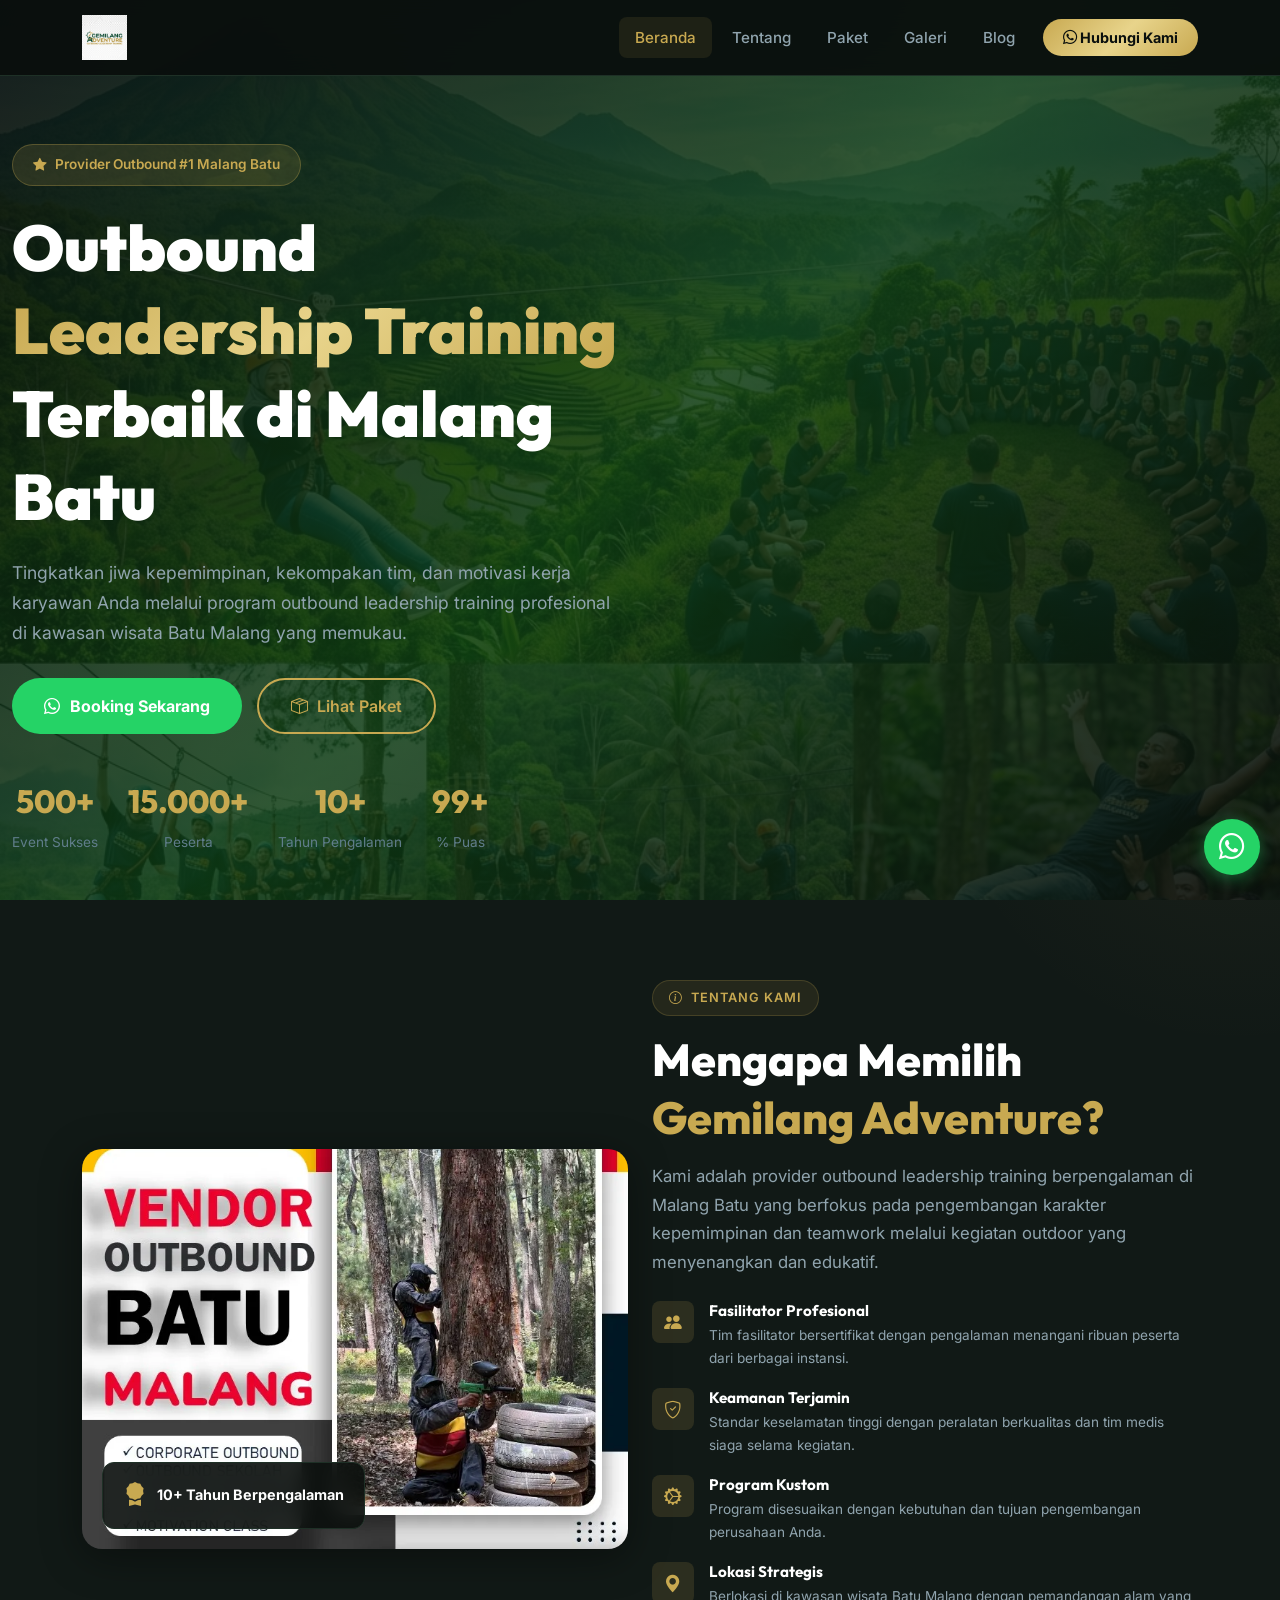
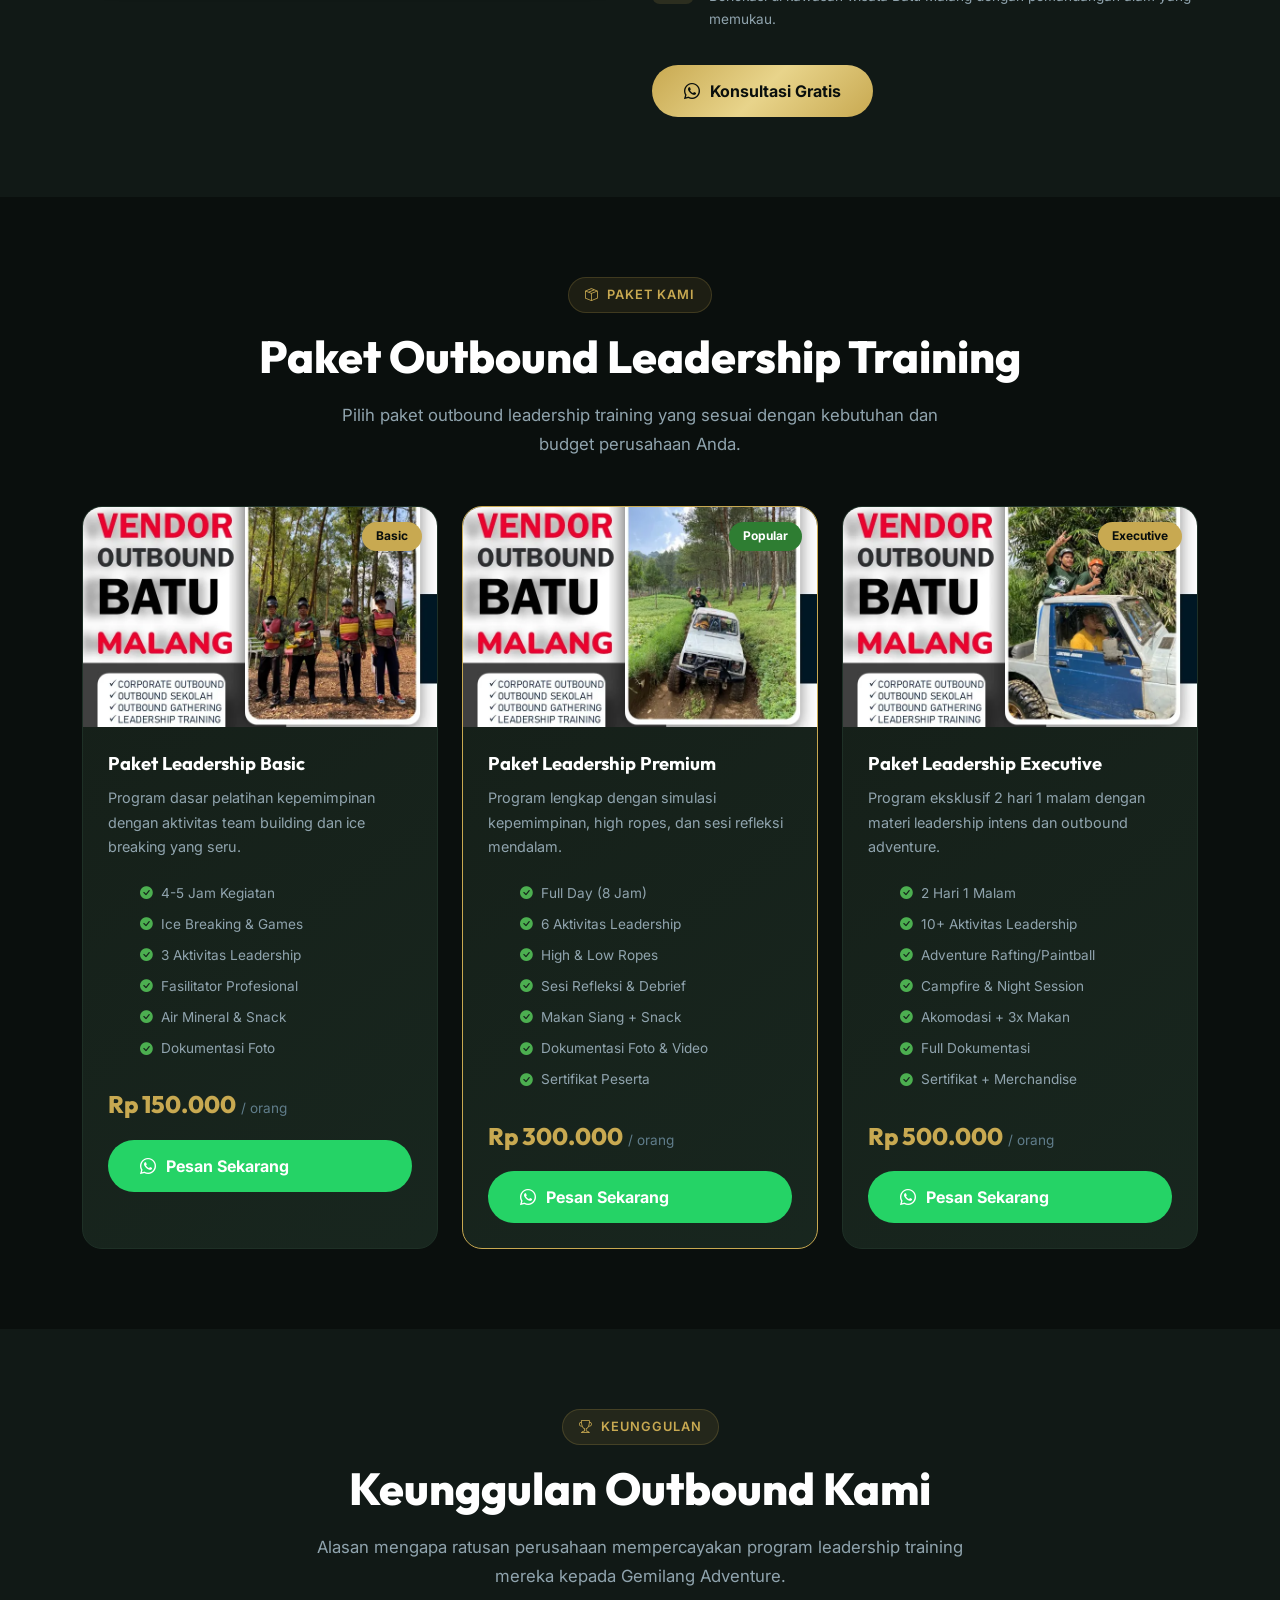
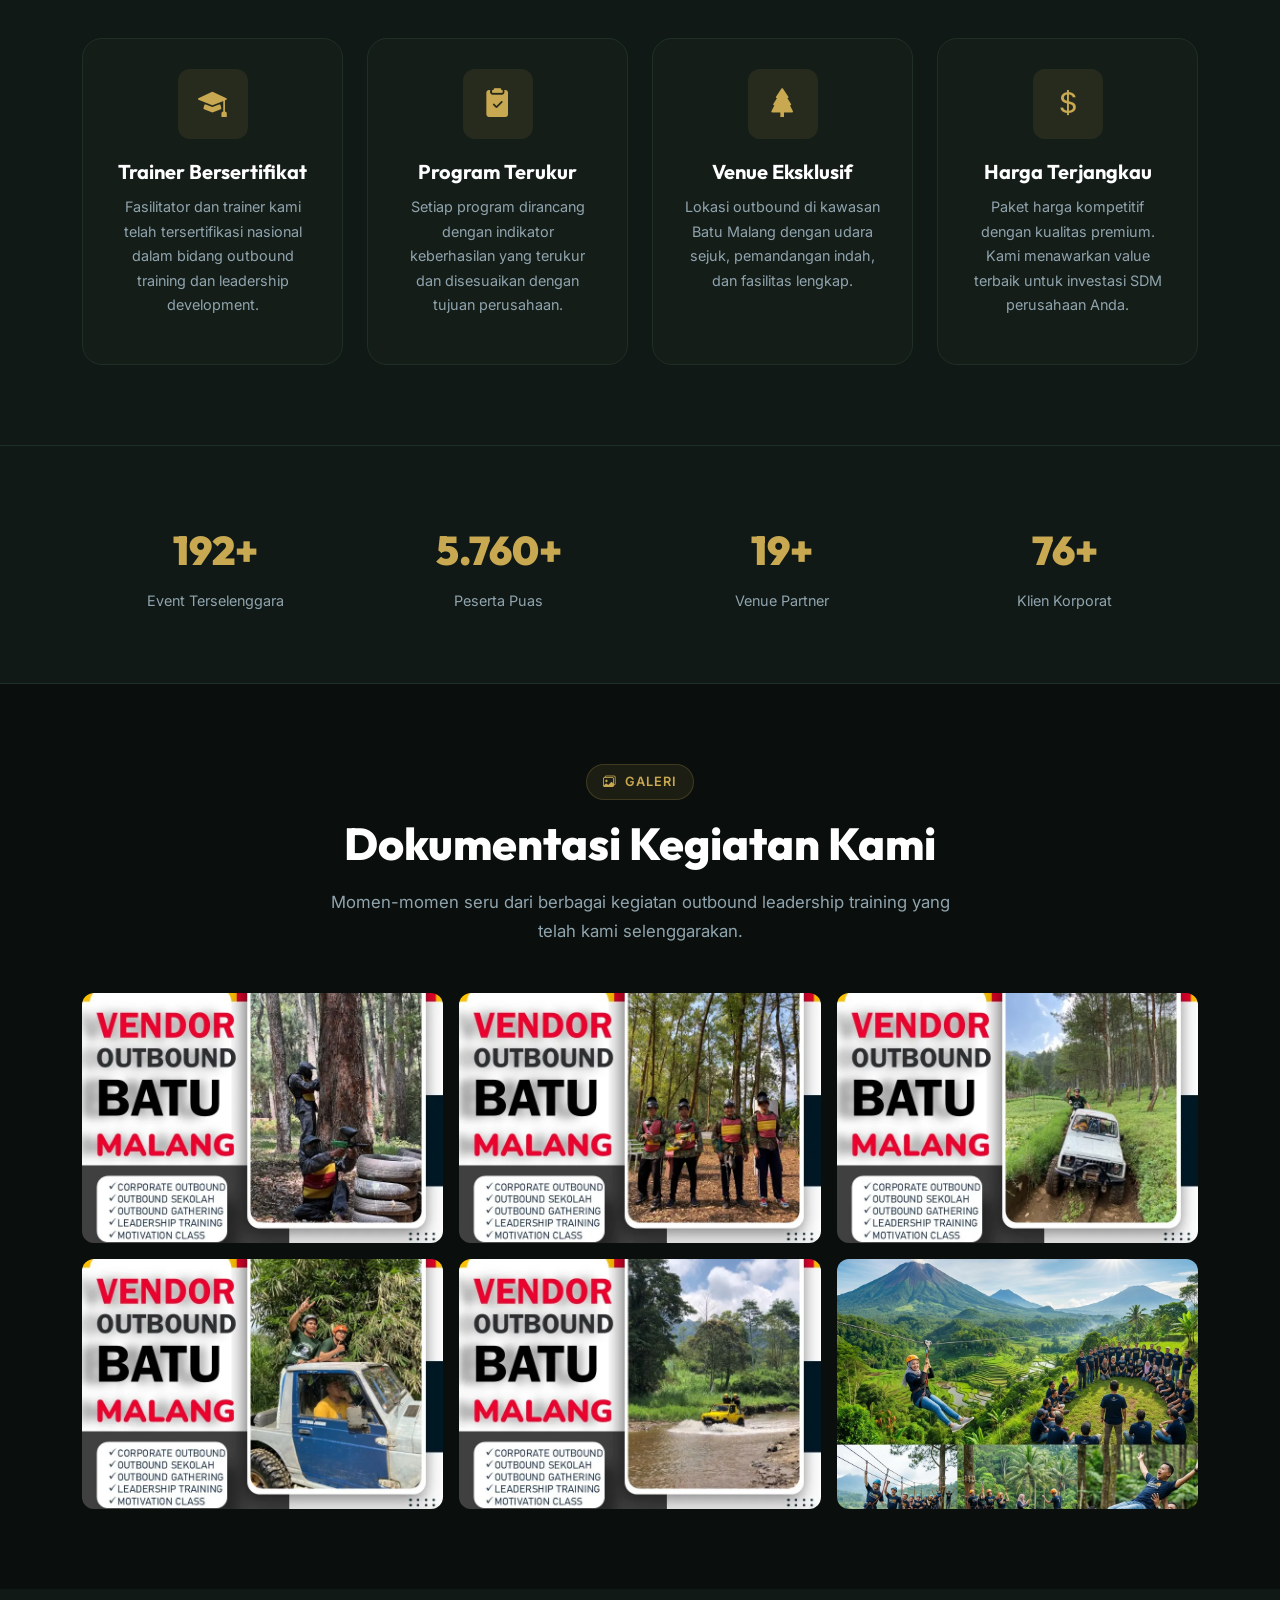
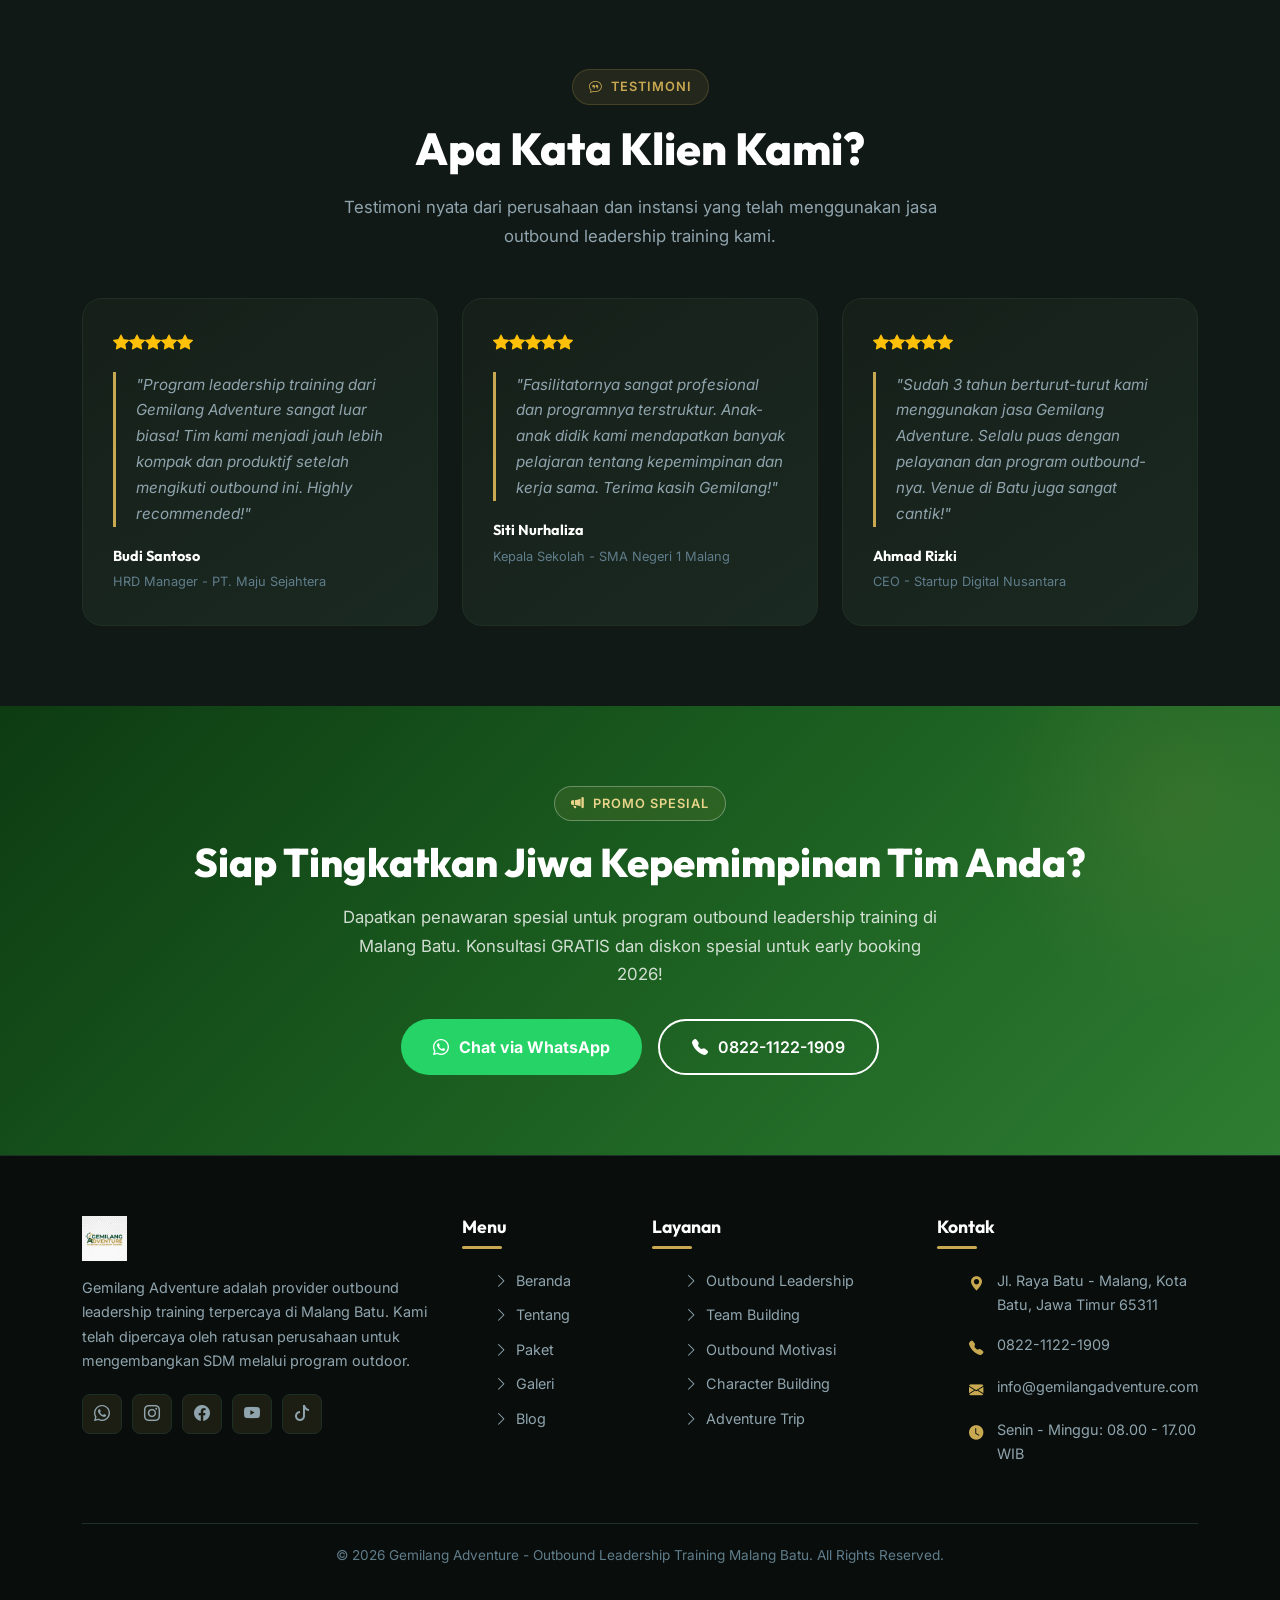
<file: index.html>
<!DOCTYPE html>
<html lang="id">
<head>
  <meta charset="UTF-8">
  <meta name="viewport" content="width=device-width, initial-scale=1.0, maximum-scale=5.0">
  <meta http-equiv="X-UA-Compatible" content="IE=edge">

  <!-- SEO Meta Tags -->
  <title>Outbound Leadership Training Malang Batu | Gemilang Adventure - Pelatihan Kepemimpinan Terbaik 2026</title>
  <meta name="description" content="Gemilang Adventure menyediakan outbound leadership training di Malang Batu terbaik 2026. Program pelatihan kepemimpinan outdoor profesional untuk perusahaan, sekolah, dan komunitas. Hubungi kami sekarang!">
  <meta name="keywords" content="outbound leadership training, outbound malang batu, pelatihan kepemimpinan, leadership training malang, outbound batu malang, team building malang, outbound training perusahaan, outbound leadership batu, outbound motivasi malang, provider outbound malang batu 2026">
  <meta name="author" content="haidar">
  <meta name="robots" content="index, follow, max-snippet:-1, max-image-preview:large, max-video-preview:-1">
  <link rel="canonical" href="https://gemilangadventure.com/">

  <!-- Open Graph -->
  <meta property="og:type" content="website">
  <meta property="og:title" content="Outbound Leadership Training Malang Batu | Gemilang Adventure">
  <meta property="og:description" content="Provider outbound leadership training terbaik di Malang Batu. Program pelatihan kepemimpinan outdoor profesional untuk semua kalangan.">
  <meta property="og:image" content="https://gemilangadventure.com/img/hero-banner.png">
  <meta property="og:url" content="https://gemilangadventure.com/">
  <meta property="og:site_name" content="Gemilang Adventure">
  <meta property="og:locale" content="id_ID">

  <!-- Twitter Card -->
  <meta name="twitter:card" content="summary_large_image">
  <meta name="twitter:title" content="Outbound Leadership Training Malang Batu | Gemilang Adventure">
  <meta name="twitter:description" content="Provider outbound leadership training terbaik di Malang Batu.">
  <meta name="twitter:image" content="https://gemilangadventure.com/img/hero-banner.png">

  <!-- Favicon -->
  <link rel="icon" type="image/png" href="img/logo.png">
  <link rel="apple-touch-icon" href="img/logo.png">

  <!-- Bootstrap 5 CSS -->
  <link href="https://cdn.jsdelivr.net/npm/bootstrap@5.3.3/dist/css/bootstrap.min.css" rel="stylesheet">
  <!-- Bootstrap Icons -->
  <link href="https://cdn.jsdelivr.net/npm/bootstrap-icons@1.11.3/font/bootstrap-icons.min.css" rel="stylesheet">
  <!-- Custom CSS -->
  <link href="style.css" rel="stylesheet">

  <!-- Schema.org Structured Data -->
  <script type="application/ld+json">
  {
    "@context": "https://schema.org",
    "@type": "LocalBusiness",
    "name": "Gemilang Adventure - Outbound Leadership Training",
    "description": "Provider outbound leadership training terbaik di Malang Batu. Program pelatihan kepemimpinan outdoor profesional.",
    "image": "https://gemilangadventure.com/img/hero-banner.png",
    "url": "https://gemilangadventure.com",
    "telephone": "+6282211221909",
    "address": {
      "@type": "PostalAddress",
      "streetAddress": "Jl. Raya Batu - Malang",
      "addressLocality": "Batu",
      "addressRegion": "Jawa Timur",
      "postalCode": "65311",
      "addressCountry": "ID"
    },
    "geo": {
      "@type": "GeoCoordinates",
      "latitude": "-7.8672",
      "longitude": "112.5239"
    },
    "priceRange": "Rp 150.000 - Rp 500.000",
    "openingHoursSpecification": {
      "@type": "OpeningHoursSpecification",
      "dayOfWeek": ["Monday","Tuesday","Wednesday","Thursday","Friday","Saturday","Sunday"],
      "opens": "08:00",
      "closes": "17:00"
    },
    "aggregateRating": {
      "@type": "AggregateRating",
      "ratingValue": "4.9",
      "reviewCount": "320"
    }
  }
  </script>
</head>
<body>

  <!-- ====== NAVBAR ====== -->
  <nav class="navbar navbar-expand-lg navbar-dark navbar-custom fixed-top" id="mainNavbar">
    <div class="container">
      <a class="navbar-brand" href="index.html">
        <img src="img/logo.png" alt="Gemilang Adventure - Outbound Leadership Training Malang Batu" loading="eager">
      </a>
      <button class="navbar-toggler" type="button" data-bs-toggle="collapse" data-bs-target="#navbarNav" aria-controls="navbarNav" aria-expanded="false" aria-label="Toggle navigation">
        <span class="navbar-toggler-icon"></span>
      </button>
      <div class="collapse navbar-collapse" id="navbarNav">
        <ul class="navbar-nav ms-auto align-items-lg-center gap-1">
          <li class="nav-item">
            <a class="nav-link active" href="index.html">Beranda</a>
          </li>
          <li class="nav-item">
            <a class="nav-link" href="#tentang">Tentang</a>
          </li>
          <li class="nav-item">
            <a class="nav-link" href="#paket">Paket</a>
          </li>
          <li class="nav-item">
            <a class="nav-link" href="#galeri">Galeri</a>
          </li>
          <li class="nav-item">
            <a class="nav-link" href="blog.html">Blog</a>
          </li>
          <li class="nav-item ms-lg-2">
            <a class="btn btn-cta-nav" href="https://wa.me/6282211221909?text=Halo%20Gemilang%20Adventure,%20saya%20ingin%20bertanya%20tentang%20outbound%20leadership%20training" target="_blank" rel="noopener">
              <i class="bi bi-whatsapp"></i> Hubungi Kami
            </a>
          </li>
        </ul>
      </div>
    </div>
  </nav>

  <!-- ====== HERO SECTION ====== -->
  <section class="hero-section" id="hero">
    <div class="hero-bg">
      <img src="img/hero-banner.png" alt="Outbound Leadership Training Malang Batu - Gemilang Adventure" loading="eager">
    </div>
    <div class="hero-overlay"></div>
    <div class="hero-content">
      <div class="container">
        <div class="row align-items-center">
          <div class="col-lg-7">
            <span class="hero-badge">
              <i class="bi bi-star-fill"></i> Provider Outbound #1 Malang Batu
            </span>
            <h1 class="hero-title">
              Outbound <span class="highlight">Leadership Training</span> Terbaik di Malang Batu
            </h1>
            <p class="hero-description">
              Tingkatkan jiwa kepemimpinan, kekompakan tim, dan motivasi kerja karyawan Anda melalui program outbound leadership training profesional di kawasan wisata Batu Malang yang memukau.
            </p>
            <div class="hero-buttons">
              <a href="https://wa.me/6282211221909?text=Halo%20Gemilang%20Adventure,%20saya%20ingin%20booking%20outbound%20leadership%20training" class="btn btn-wa" target="_blank" rel="noopener">
                <i class="bi bi-whatsapp"></i> Booking Sekarang
              </a>
              <a href="#paket" class="btn btn-outline-custom">
                <i class="bi bi-box-seam"></i> Lihat Paket
              </a>
            </div>
            <div class="hero-stats">
              <div class="stat-item">
                <span class="stat-number" data-target="500">0</span>
                <span class="stat-label">Event Sukses</span>
              </div>
              <div class="stat-item">
                <span class="stat-number" data-target="15000">0</span>
                <span class="stat-label">Peserta</span>
              </div>
              <div class="stat-item">
                <span class="stat-number" data-target="10">0</span>
                <span class="stat-label">Tahun Pengalaman</span>
              </div>
              <div class="stat-item">
                <span class="stat-number" data-target="99">0</span>
                <span class="stat-label">% Puas</span>
              </div>
            </div>
          </div>
        </div>
      </div>
    </div>
  </section>

  <!-- ====== ABOUT SECTION ====== -->
  <section class="about-section section-padding" id="tentang">
    <div class="container">
      <div class="row align-items-center g-4">
        <div class="col-lg-6 animate-on-scroll">
          <div class="about-img-wrapper">
            <img src="img/Paket Outbound Batu Malang (55)_11zon.webp" alt="Tentang Gemilang Adventure Outbound Leadership Training di Batu Malang" loading="lazy">
            <div class="about-img-badge">
              <i class="bi bi-award-fill"></i>
              <span>10+ Tahun Berpengalaman</span>
            </div>
          </div>
        </div>
        <div class="col-lg-6 animate-on-scroll">
          <span class="section-badge">
            <i class="bi bi-info-circle"></i> Tentang Kami
          </span>
          <h2 class="section-title">Mengapa Memilih <span style="color: var(--accent);">Gemilang Adventure?</span></h2>
          <p class="section-subtitle">
            Kami adalah provider outbound leadership training berpengalaman di Malang Batu yang berfokus pada pengembangan karakter kepemimpinan dan teamwork melalui kegiatan outdoor yang menyenangkan dan edukatif.
          </p>
          <div class="feature-list">
            <div class="feature-item">
              <div class="feature-icon">
                <i class="bi bi-people-fill"></i>
              </div>
              <div class="feature-text">
                <h6>Fasilitator Profesional</h6>
                <p>Tim fasilitator bersertifikat dengan pengalaman menangani ribuan peserta dari berbagai instansi.</p>
              </div>
            </div>
            <div class="feature-item">
              <div class="feature-icon">
                <i class="bi bi-shield-check"></i>
              </div>
              <div class="feature-text">
                <h6>Keamanan Terjamin</h6>
                <p>Standar keselamatan tinggi dengan peralatan berkualitas dan tim medis siaga selama kegiatan.</p>
              </div>
            </div>
            <div class="feature-item">
              <div class="feature-icon">
                <i class="bi bi-gear-wide-connected"></i>
              </div>
              <div class="feature-text">
                <h6>Program Kustom</h6>
                <p>Program disesuaikan dengan kebutuhan dan tujuan pengembangan perusahaan Anda.</p>
              </div>
            </div>
            <div class="feature-item">
              <div class="feature-icon">
                <i class="bi bi-geo-alt-fill"></i>
              </div>
              <div class="feature-text">
                <h6>Lokasi Strategis</h6>
                <p>Berlokasi di kawasan wisata Batu Malang dengan pemandangan alam yang memukau.</p>
              </div>
            </div>
          </div>
          <a href="https://wa.me/6282211221909?text=Halo,%20saya%20ingin%20konsultasi%20tentang%20program%20outbound%20leadership%20training" class="btn btn-primary-custom mt-3" target="_blank" rel="noopener">
            <i class="bi bi-whatsapp"></i> Konsultasi Gratis
          </a>
        </div>
      </div>
    </div>
  </section>

  <!-- ====== SERVICES / PAKET SECTION ====== -->
  <section class="services-section section-padding" id="paket">
    <div class="container">
      <div class="text-center mb-5 animate-on-scroll">
        <span class="section-badge">
          <i class="bi bi-box-seam"></i> Paket Kami
        </span>
        <h2 class="section-title">Paket Outbound Leadership Training</h2>
        <p class="section-subtitle mx-auto">Pilih paket outbound leadership training yang sesuai dengan kebutuhan dan budget perusahaan Anda.</p>
      </div>
      <div class="row g-4">
        <!-- Paket 1 -->
        <div class="col-lg-4 col-md-6 animate-on-scroll">
          <div class="service-card">
            <div class="service-card-img">
              <img src="img/Paket Outbound Batu Malang (56)_11zon.webp" alt="Paket Leadership Basic Outbound Batu Malang" loading="lazy">
              <span class="service-card-badge">Basic</span>
            </div>
            <div class="service-card-body">
              <h5>Paket Leadership Basic</h5>
              <p>Program dasar pelatihan kepemimpinan dengan aktivitas team building dan ice breaking yang seru.</p>
              <ul class="service-features">
                <li><i class="bi bi-check-circle-fill"></i> 4-5 Jam Kegiatan</li>
                <li><i class="bi bi-check-circle-fill"></i> Ice Breaking & Games</li>
                <li><i class="bi bi-check-circle-fill"></i> 3 Aktivitas Leadership</li>
                <li><i class="bi bi-check-circle-fill"></i> Fasilitator Profesional</li>
                <li><i class="bi bi-check-circle-fill"></i> Air Mineral & Snack</li>
                <li><i class="bi bi-check-circle-fill"></i> Dokumentasi Foto</li>
              </ul>
              <div class="service-price">
                <span class="price">Rp 150.000</span>
                <span class="unit">/ orang</span>
              </div>
              <a href="https://wa.me/6282211221909?text=Halo,%20saya%20tertarik%20dengan%20Paket%20Leadership%20Basic.%20Bisa%20info%20lebih%20lanjut?" class="btn btn-wa w-100" target="_blank" rel="noopener">
                <i class="bi bi-whatsapp"></i> Pesan Sekarang
              </a>
            </div>
          </div>
        </div>
        <!-- Paket 2 -->
        <div class="col-lg-4 col-md-6 animate-on-scroll">
          <div class="service-card" style="border-color: var(--accent);">
            <div class="service-card-img">
              <img src="img/Paket Outbound Batu Malang (57)_11zon.webp" alt="Paket Leadership Premium Outbound Batu Malang" loading="lazy">
              <span class="service-card-badge" style="background: var(--primary-light); color: var(--white);">Popular</span>
            </div>
            <div class="service-card-body">
              <h5>Paket Leadership Premium</h5>
              <p>Program lengkap dengan simulasi kepemimpinan, high ropes, dan sesi refleksi mendalam.</p>
              <ul class="service-features">
                <li><i class="bi bi-check-circle-fill"></i> Full Day (8 Jam)</li>
                <li><i class="bi bi-check-circle-fill"></i> 6 Aktivitas Leadership</li>
                <li><i class="bi bi-check-circle-fill"></i> High & Low Ropes</li>
                <li><i class="bi bi-check-circle-fill"></i> Sesi Refleksi & Debrief</li>
                <li><i class="bi bi-check-circle-fill"></i> Makan Siang + Snack</li>
                <li><i class="bi bi-check-circle-fill"></i> Dokumentasi Foto & Video</li>
                <li><i class="bi bi-check-circle-fill"></i> Sertifikat Peserta</li>
              </ul>
              <div class="service-price">
                <span class="price">Rp 300.000</span>
                <span class="unit">/ orang</span>
              </div>
              <a href="https://wa.me/6282211221909?text=Halo,%20saya%20tertarik%20dengan%20Paket%20Leadership%20Premium.%20Bisa%20info%20lebih%20lanjut?" class="btn btn-wa w-100" target="_blank" rel="noopener">
                <i class="bi bi-whatsapp"></i> Pesan Sekarang
              </a>
            </div>
          </div>
        </div>
        <!-- Paket 3 -->
        <div class="col-lg-4 col-md-6 animate-on-scroll">
          <div class="service-card">
            <div class="service-card-img">
              <img src="img/Paket Outbound Batu Malang (58)_11zon.webp" alt="Paket Leadership Executive Outbound Batu Malang" loading="lazy">
              <span class="service-card-badge">Executive</span>
            </div>
            <div class="service-card-body">
              <h5>Paket Leadership Executive</h5>
              <p>Program eksklusif 2 hari 1 malam dengan materi leadership intens dan outbound adventure.</p>
              <ul class="service-features">
                <li><i class="bi bi-check-circle-fill"></i> 2 Hari 1 Malam</li>
                <li><i class="bi bi-check-circle-fill"></i> 10+ Aktivitas Leadership</li>
                <li><i class="bi bi-check-circle-fill"></i> Adventure Rafting/Paintball</li>
                <li><i class="bi bi-check-circle-fill"></i> Campfire & Night Session</li>
                <li><i class="bi bi-check-circle-fill"></i> Akomodasi + 3x Makan</li>
                <li><i class="bi bi-check-circle-fill"></i> Full Dokumentasi</li>
                <li><i class="bi bi-check-circle-fill"></i> Sertifikat + Merchandise</li>
              </ul>
              <div class="service-price">
                <span class="price">Rp 500.000</span>
                <span class="unit">/ orang</span>
              </div>
              <a href="https://wa.me/6282211221909?text=Halo,%20saya%20tertarik%20dengan%20Paket%20Leadership%20Executive.%20Bisa%20info%20lebih%20lanjut?" class="btn btn-wa w-100" target="_blank" rel="noopener">
                <i class="bi bi-whatsapp"></i> Pesan Sekarang
              </a>
            </div>
          </div>
        </div>
      </div>
    </div>
  </section>

  <!-- ====== WHY CHOOSE US ====== -->
  <section class="why-section section-padding" id="mengapa">
    <div class="container">
      <div class="text-center mb-5 animate-on-scroll">
        <span class="section-badge">
          <i class="bi bi-trophy"></i> Keunggulan
        </span>
        <h2 class="section-title">Keunggulan Outbound Kami</h2>
        <p class="section-subtitle mx-auto">Alasan mengapa ratusan perusahaan mempercayakan program leadership training mereka kepada Gemilang Adventure.</p>
      </div>
      <div class="row g-4">
        <div class="col-lg-3 col-md-6 animate-on-scroll">
          <div class="why-card">
            <div class="why-icon"><i class="bi bi-mortarboard-fill"></i></div>
            <h5>Trainer Bersertifikat</h5>
            <p>Fasilitator dan trainer kami telah tersertifikasi nasional dalam bidang outbound training dan leadership development.</p>
          </div>
        </div>
        <div class="col-lg-3 col-md-6 animate-on-scroll">
          <div class="why-card">
            <div class="why-icon"><i class="bi bi-clipboard2-check-fill"></i></div>
            <h5>Program Terukur</h5>
            <p>Setiap program dirancang dengan indikator keberhasilan yang terukur dan disesuaikan dengan tujuan perusahaan.</p>
          </div>
        </div>
        <div class="col-lg-3 col-md-6 animate-on-scroll">
          <div class="why-card">
            <div class="why-icon"><i class="bi bi-tree-fill"></i></div>
            <h5>Venue Eksklusif</h5>
            <p>Lokasi outbound di kawasan Batu Malang dengan udara sejuk, pemandangan indah, dan fasilitas lengkap.</p>
          </div>
        </div>
        <div class="col-lg-3 col-md-6 animate-on-scroll">
          <div class="why-card">
            <div class="why-icon"><i class="bi bi-currency-dollar"></i></div>
            <h5>Harga Terjangkau</h5>
            <p>Paket harga kompetitif dengan kualitas premium. Kami menawarkan value terbaik untuk investasi SDM perusahaan Anda.</p>
          </div>
        </div>
      </div>
    </div>
  </section>

  <!-- ====== COUNTER SECTION ====== -->
  <section class="counter-section">
    <div class="container">
      <div class="row g-3">
        <div class="col-6 col-md-3">
          <div class="counter-item animate-on-scroll">
            <div class="counter-number" data-target="500">0+</div>
            <div class="counter-label">Event Terselenggara</div>
          </div>
        </div>
        <div class="col-6 col-md-3">
          <div class="counter-item animate-on-scroll">
            <div class="counter-number" data-target="15000">0+</div>
            <div class="counter-label">Peserta Puas</div>
          </div>
        </div>
        <div class="col-6 col-md-3">
          <div class="counter-item animate-on-scroll">
            <div class="counter-number" data-target="50">0+</div>
            <div class="counter-label">Venue Partner</div>
          </div>
        </div>
        <div class="col-6 col-md-3">
          <div class="counter-item animate-on-scroll">
            <div class="counter-number" data-target="200">0+</div>
            <div class="counter-label">Klien Korporat</div>
          </div>
        </div>
      </div>
    </div>
  </section>

  <!-- ====== GALLERY SECTION ====== -->
  <section class="gallery-section section-padding" id="galeri">
    <div class="container">
      <div class="text-center mb-5 animate-on-scroll">
        <span class="section-badge">
          <i class="bi bi-images"></i> Galeri
        </span>
        <h2 class="section-title">Dokumentasi Kegiatan Kami</h2>
        <p class="section-subtitle mx-auto">Momen-momen seru dari berbagai kegiatan outbound leadership training yang telah kami selenggarakan.</p>
      </div>
      <div class="row g-3">
        <div class="col-md-4 col-6 animate-on-scroll">
          <div class="gallery-item">
            <img src="img/Paket Outbound Batu Malang (55)_11zon.webp" alt="Dokumentasi Outbound Leadership Training Malang Batu - Kegiatan Team Building" loading="lazy">
            <div class="gallery-overlay"><i class="bi bi-zoom-in"></i></div>
          </div>
        </div>
        <div class="col-md-4 col-6 animate-on-scroll">
          <div class="gallery-item">
            <img src="img/Paket Outbound Batu Malang (56)_11zon.webp" alt="Dokumentasi Outbound Leadership Training - Flying Fox" loading="lazy">
            <div class="gallery-overlay"><i class="bi bi-zoom-in"></i></div>
          </div>
        </div>
        <div class="col-md-4 col-6 animate-on-scroll">
          <div class="gallery-item">
            <img src="img/Paket Outbound Batu Malang (57)_11zon.webp" alt="Dokumentasi Outbound Leadership Training - Obstacle Course" loading="lazy">
            <div class="gallery-overlay"><i class="bi bi-zoom-in"></i></div>
          </div>
        </div>
        <div class="col-md-4 col-6 animate-on-scroll">
          <div class="gallery-item">
            <img src="img/Paket Outbound Batu Malang (58)_11zon.webp" alt="Dokumentasi Outbound Leadership Training - Group Activity" loading="lazy">
            <div class="gallery-overlay"><i class="bi bi-zoom-in"></i></div>
          </div>
        </div>
        <div class="col-md-4 col-6 animate-on-scroll">
          <div class="gallery-item">
            <img src="img/Paket Outbound Batu Malang (59)_11zon.webp" alt="Dokumentasi Outbound Leadership Training - Trust Fall" loading="lazy">
            <div class="gallery-overlay"><i class="bi bi-zoom-in"></i></div>
          </div>
        </div>
        <div class="col-md-4 col-6 animate-on-scroll">
          <div class="gallery-item">
            <img src="img/hero-banner.png" alt="Dokumentasi Outbound Leadership Training - Adventure" loading="lazy">
            <div class="gallery-overlay"><i class="bi bi-zoom-in"></i></div>
          </div>
        </div>
      </div>
    </div>
  </section>

  <!-- ====== TESTIMONIALS ====== -->
  <section class="testimonial-section section-padding" id="testimoni">
    <div class="container">
      <div class="text-center mb-5 animate-on-scroll">
        <span class="section-badge">
          <i class="bi bi-chat-quote"></i> Testimoni
        </span>
        <h2 class="section-title">Apa Kata Klien Kami?</h2>
        <p class="section-subtitle mx-auto">Testimoni nyata dari perusahaan dan instansi yang telah menggunakan jasa outbound leadership training kami.</p>
      </div>
      <div class="row g-4">
        <div class="col-lg-4 col-md-6 animate-on-scroll">
          <div class="testimonial-card">
            <div class="testimonial-stars">
              <i class="bi bi-star-fill"></i><i class="bi bi-star-fill"></i><i class="bi bi-star-fill"></i><i class="bi bi-star-fill"></i><i class="bi bi-star-fill"></i>
            </div>
            <p class="testimonial-text">"Program leadership training dari Gemilang Adventure sangat luar biasa! Tim kami menjadi jauh lebih kompak dan produktif setelah mengikuti outbound ini. Highly recommended!"</p>
            <div class="testimonial-author">
              <div>
                <h6>Budi Santoso</h6>
                <span>HRD Manager - PT. Maju Sejahtera</span>
              </div>
            </div>
          </div>
        </div>
        <div class="col-lg-4 col-md-6 animate-on-scroll">
          <div class="testimonial-card">
            <div class="testimonial-stars">
              <i class="bi bi-star-fill"></i><i class="bi bi-star-fill"></i><i class="bi bi-star-fill"></i><i class="bi bi-star-fill"></i><i class="bi bi-star-fill"></i>
            </div>
            <p class="testimonial-text">"Fasilitatornya sangat profesional dan programnya terstruktur. Anak-anak didik kami mendapatkan banyak pelajaran tentang kepemimpinan dan kerja sama. Terima kasih Gemilang!"</p>
            <div class="testimonial-author">
              <div>
                <h6>Siti Nurhaliza</h6>
                <span>Kepala Sekolah - SMA Negeri 1 Malang</span>
              </div>
            </div>
          </div>
        </div>
        <div class="col-lg-4 col-md-6 animate-on-scroll">
          <div class="testimonial-card">
            <div class="testimonial-stars">
              <i class="bi bi-star-fill"></i><i class="bi bi-star-fill"></i><i class="bi bi-star-fill"></i><i class="bi bi-star-fill"></i><i class="bi bi-star-fill"></i>
            </div>
            <p class="testimonial-text">"Sudah 3 tahun berturut-turut kami menggunakan jasa Gemilang Adventure. Selalu puas dengan pelayanan dan program outbound-nya. Venue di Batu juga sangat cantik!"</p>
            <div class="testimonial-author">
              <div>
                <h6>Ahmad Rizki</h6>
                <span>CEO - Startup Digital Nusantara</span>
              </div>
            </div>
          </div>
        </div>
      </div>
    </div>
  </section>

  <!-- ====== CTA SECTION ====== -->
  <section class="cta-section section-padding" id="cta">
    <div class="container">
      <div class="cta-content animate-on-scroll">
        <span class="section-badge" style="border-color: rgba(255,255,255,0.3); color: var(--accent-light);">
          <i class="bi bi-megaphone-fill"></i> Promo Spesial
        </span>
        <h2 class="cta-title">Siap Tingkatkan Jiwa Kepemimpinan Tim Anda?</h2>
        <p class="cta-desc">Dapatkan penawaran spesial untuk program outbound leadership training di Malang Batu. Konsultasi GRATIS dan diskon spesial untuk early booking 2026!</p>
        <div class="d-flex flex-wrap justify-content-center gap-3">
          <a href="https://wa.me/6282211221909?text=Halo%20Gemilang%20Adventure,%20saya%20tertarik%20dengan%20promo%20outbound%20leadership%20training.%20Bisa%20info%20lebih%20lanjut?" class="btn btn-wa" target="_blank" rel="noopener">
            <i class="bi bi-whatsapp"></i> Chat via WhatsApp
          </a>
          <a href="tel:+6282211221909" class="btn btn-outline-custom" style="border-color: var(--white); color: var(--white);">
            <i class="bi bi-telephone-fill"></i> 0822-1122-1909
          </a>
        </div>
      </div>
    </div>
  </section>

  <!-- ====== FOOTER ====== -->
  <footer class="footer" id="footer">
    <div class="container">
      <div class="row g-4">
        <div class="col-lg-4 col-md-6">
          <div class="footer-brand">
            <img src="img/logo.png" alt="Gemilang Adventure Logo" loading="lazy">
            <p>Gemilang Adventure adalah provider outbound leadership training terpercaya di Malang Batu. Kami telah dipercaya oleh ratusan perusahaan untuk mengembangkan SDM melalui program outdoor.</p>
          </div>
          <div class="footer-social">
            <a href="https://wa.me/6282211221909" target="_blank" rel="noopener" aria-label="WhatsApp"><i class="bi bi-whatsapp"></i></a>
            <a href="#" aria-label="Instagram"><i class="bi bi-instagram"></i></a>
            <a href="#" aria-label="Facebook"><i class="bi bi-facebook"></i></a>
            <a href="#" aria-label="YouTube"><i class="bi bi-youtube"></i></a>
            <a href="#" aria-label="TikTok"><i class="bi bi-tiktok"></i></a>
          </div>
        </div>
        <div class="col-lg-2 col-md-6">
          <h5 class="footer-title">Menu</h5>
          <ul class="footer-links">
            <li><a href="index.html"><i class="bi bi-chevron-right"></i> Beranda</a></li>
            <li><a href="#tentang"><i class="bi bi-chevron-right"></i> Tentang</a></li>
            <li><a href="#paket"><i class="bi bi-chevron-right"></i> Paket</a></li>
            <li><a href="#galeri"><i class="bi bi-chevron-right"></i> Galeri</a></li>
            <li><a href="blog.html"><i class="bi bi-chevron-right"></i> Blog</a></li>
          </ul>
        </div>
        <div class="col-lg-3 col-md-6">
          <h5 class="footer-title">Layanan</h5>
          <ul class="footer-links">
            <li><a href="#paket"><i class="bi bi-chevron-right"></i> Outbound Leadership</a></li>
            <li><a href="#paket"><i class="bi bi-chevron-right"></i> Team Building</a></li>
            <li><a href="#paket"><i class="bi bi-chevron-right"></i> Outbound Motivasi</a></li>
            <li><a href="#paket"><i class="bi bi-chevron-right"></i> Character Building</a></li>
            <li><a href="#paket"><i class="bi bi-chevron-right"></i> Adventure Trip</a></li>
          </ul>
        </div>
        <div class="col-lg-3 col-md-6">
          <h5 class="footer-title">Kontak</h5>
          <ul class="footer-contact">
            <li>
              <i class="bi bi-geo-alt-fill"></i>
              <span>Jl. Raya Batu - Malang, Kota Batu, Jawa Timur 65311</span>
            </li>
            <li>
              <i class="bi bi-telephone-fill"></i>
              <span>0822-1122-1909</span>
            </li>
            <li>
              <i class="bi bi-envelope-fill"></i>
              <span>info@gemilangadventure.com</span>
            </li>
            <li>
              <i class="bi bi-clock-fill"></i>
              <span>Senin - Minggu: 08.00 - 17.00 WIB</span>
            </li>
          </ul>
        </div>
      </div>
      <div class="footer-bottom">
        <p>&copy; 2026 Gemilang Adventure - Outbound Leadership Training Malang Batu. All Rights Reserved.</p>
      </div>
    </div>
  </footer>

  <!-- ====== FLOATING WHATSAPP ====== -->
  <div class="floating-wa">
    <a href="https://wa.me/6282211221909?text=Halo%20Gemilang%20Adventure,%20saya%20ingin%20bertanya%20tentang%20outbound%20leadership%20training" class="floating-wa-btn" target="_blank" rel="noopener" aria-label="Chat WhatsApp" id="floatingWa">
      <i class="bi bi-whatsapp"></i>
    </a>
  </div>

  <!-- ====== SCROLL TOP BUTTON ====== -->
  <button class="scroll-top-btn" id="scrollTopBtn" aria-label="Scroll to top">
    <i class="bi bi-chevron-up"></i>
  </button>

  <!-- Bootstrap 5 JS -->
  <script src="https://cdn.jsdelivr.net/npm/bootstrap@5.3.3/dist/js/bootstrap.bundle.min.js"></script>

  <!-- Custom JS -->
  <script>
    // ===== Navbar Scroll Effect =====
    window.addEventListener('scroll', function() {
      const navbar = document.getElementById('mainNavbar');
      if (window.scrollY > 50) {
        navbar.classList.add('scrolled');
      } else {
        navbar.classList.remove('scrolled');
      }
    });

    // ===== Scroll Top Button =====
    const scrollTopBtn = document.getElementById('scrollTopBtn');
    window.addEventListener('scroll', function() {
      if (window.scrollY > 400) {
        scrollTopBtn.classList.add('show');
      } else {
        scrollTopBtn.classList.remove('show');
      }
    });

    scrollTopBtn.addEventListener('click', function() {
      window.scrollTo({ top: 0, behavior: 'smooth' });
    });

    // ===== Animate on Scroll =====
    const observerOptions = {
      threshold: 0.1,
      rootMargin: '0px 0px -50px 0px'
    };

    const observer = new IntersectionObserver(function(entries) {
      entries.forEach(entry => {
        if (entry.isIntersecting) {
          entry.target.classList.add('animated');
          observer.unobserve(entry.target);
        }
      });
    }, observerOptions);

    document.querySelectorAll('.animate-on-scroll').forEach(el => {
      observer.observe(el);
    });

    // ===== Counter Animation =====
    function animateCounter(element) {
      const target = parseInt(element.getAttribute('data-target'));
      const duration = 2000;
      const step = target / (duration / 16);
      let current = 0;

      const timer = setInterval(() => {
        current += step;
        if (current >= target) {
          element.textContent = target.toLocaleString('id-ID') + '+';
          clearInterval(timer);
        } else {
          element.textContent = Math.floor(current).toLocaleString('id-ID') + '+';
        }
      }, 16);
    }

    const counterObserver = new IntersectionObserver(function(entries) {
      entries.forEach(entry => {
        if (entry.isIntersecting) {
          const counters = entry.target.querySelectorAll('[data-target]');
          counters.forEach(counter => animateCounter(counter));
          counterObserver.unobserve(entry.target);
        }
      });
    }, { threshold: 0.5 });

    document.querySelectorAll('.hero-stats, .counter-section').forEach(el => {
      counterObserver.observe(el);
    });

    // ===== Close mobile navbar on link click =====
    document.querySelectorAll('.navbar-nav .nav-link:not(.btn-cta-nav)').forEach(link => {
      link.addEventListener('click', function() {
        const navbarCollapse = document.getElementById('navbarNav');
        if (navbarCollapse.classList.contains('show')) {
          const bsCollapse = new bootstrap.Collapse(navbarCollapse, { toggle: false });
          bsCollapse.hide();
        }
      });
    });

    // ===== Smooth scroll for anchor links =====
    document.querySelectorAll('a[href^="#"]').forEach(anchor => {
      anchor.addEventListener('click', function(e) {
        const targetId = this.getAttribute('href');
        if (targetId === '#') return;
        const targetEl = document.querySelector(targetId);
        if (targetEl) {
          e.preventDefault();
          const navbarHeight = document.getElementById('mainNavbar').offsetHeight;
          const targetPosition = targetEl.getBoundingClientRect().top + window.scrollY - navbarHeight - 10;
          window.scrollTo({ top: targetPosition, behavior: 'smooth' });
        }
      });
    });
  </script>
</body>
</html>
</file>
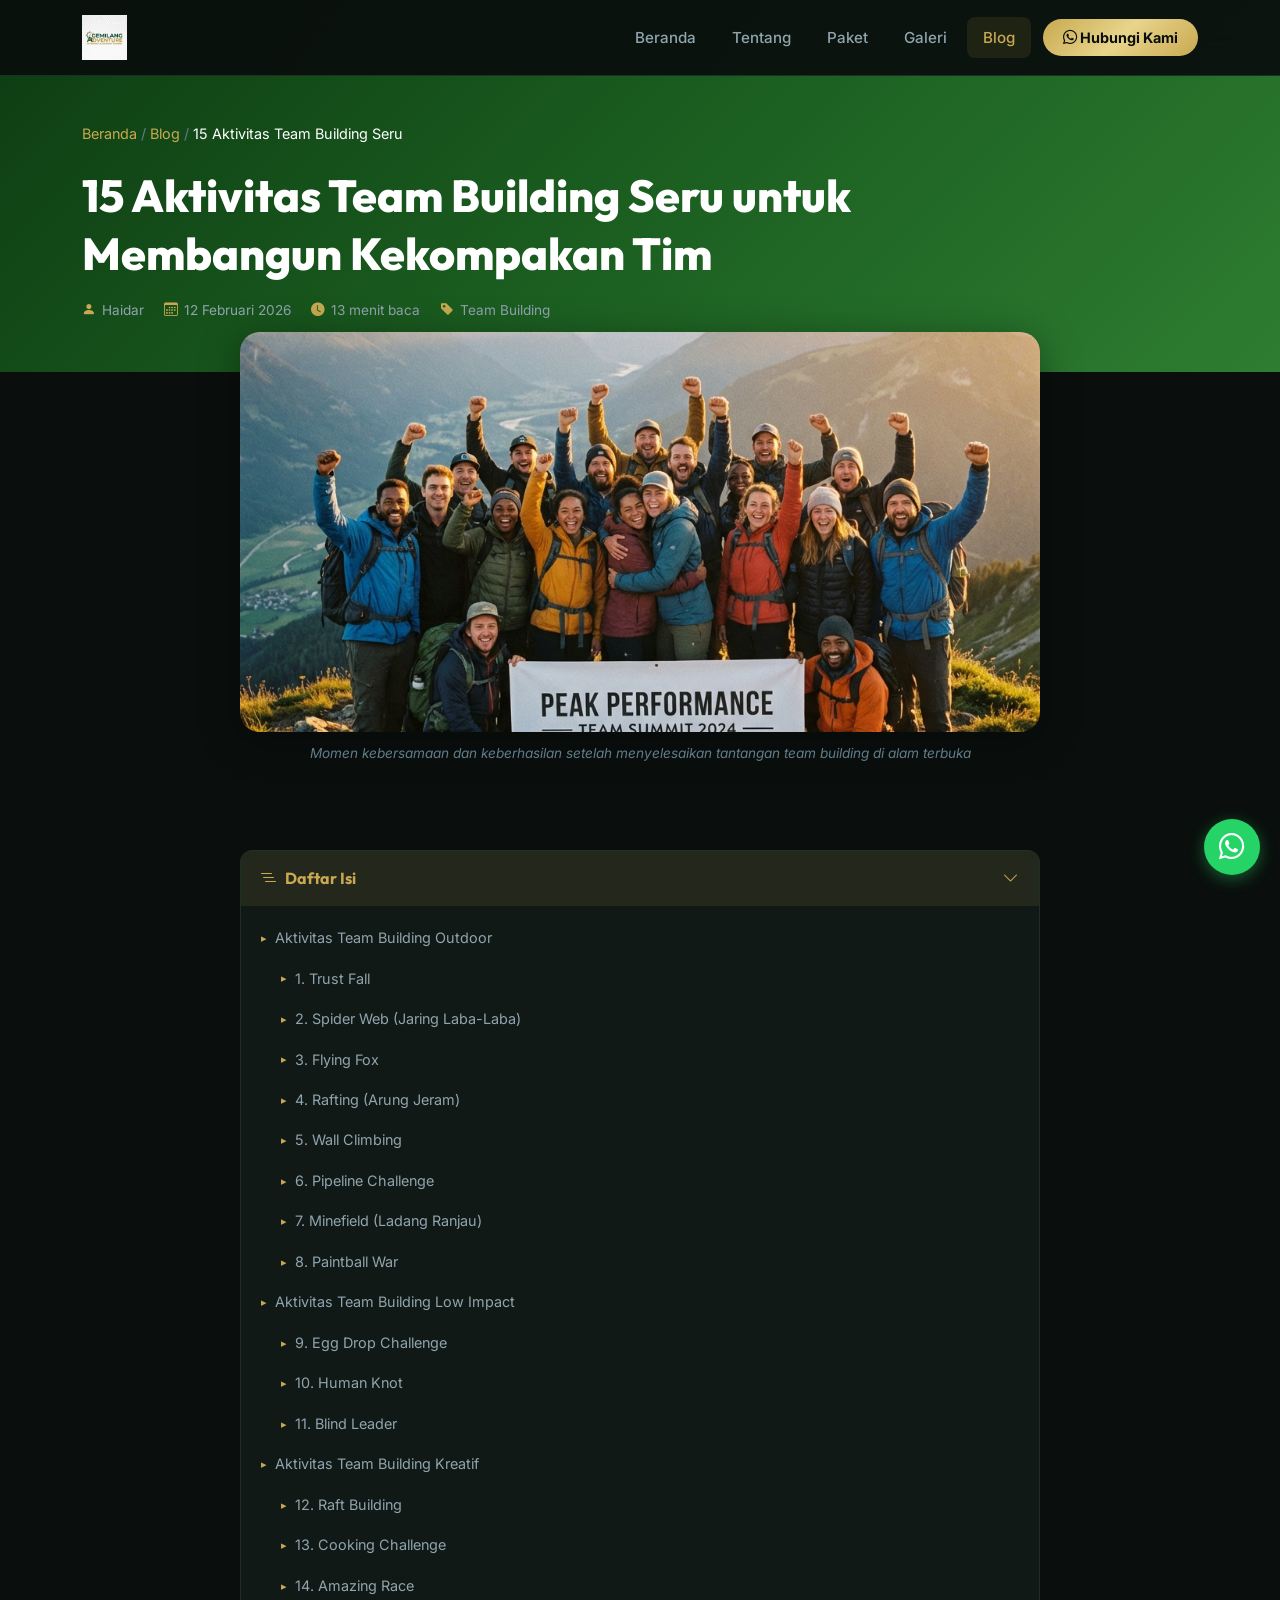
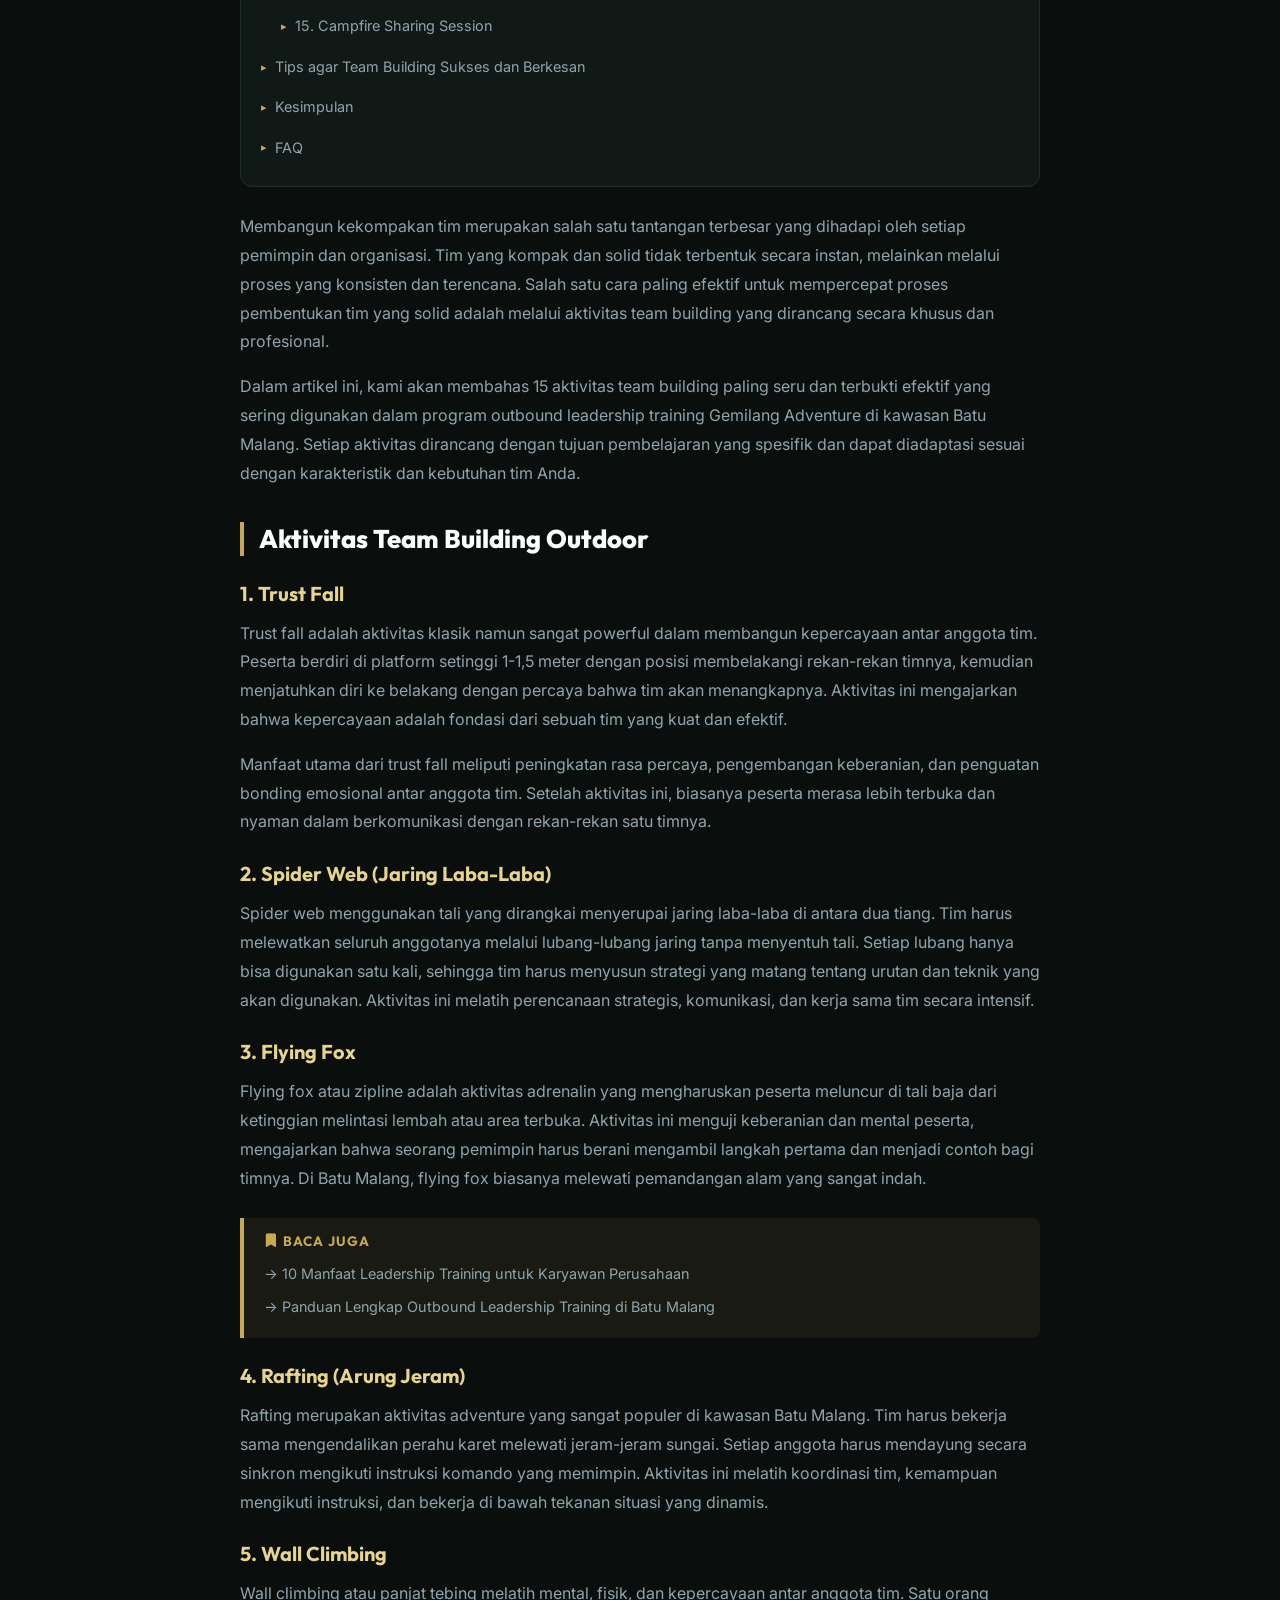
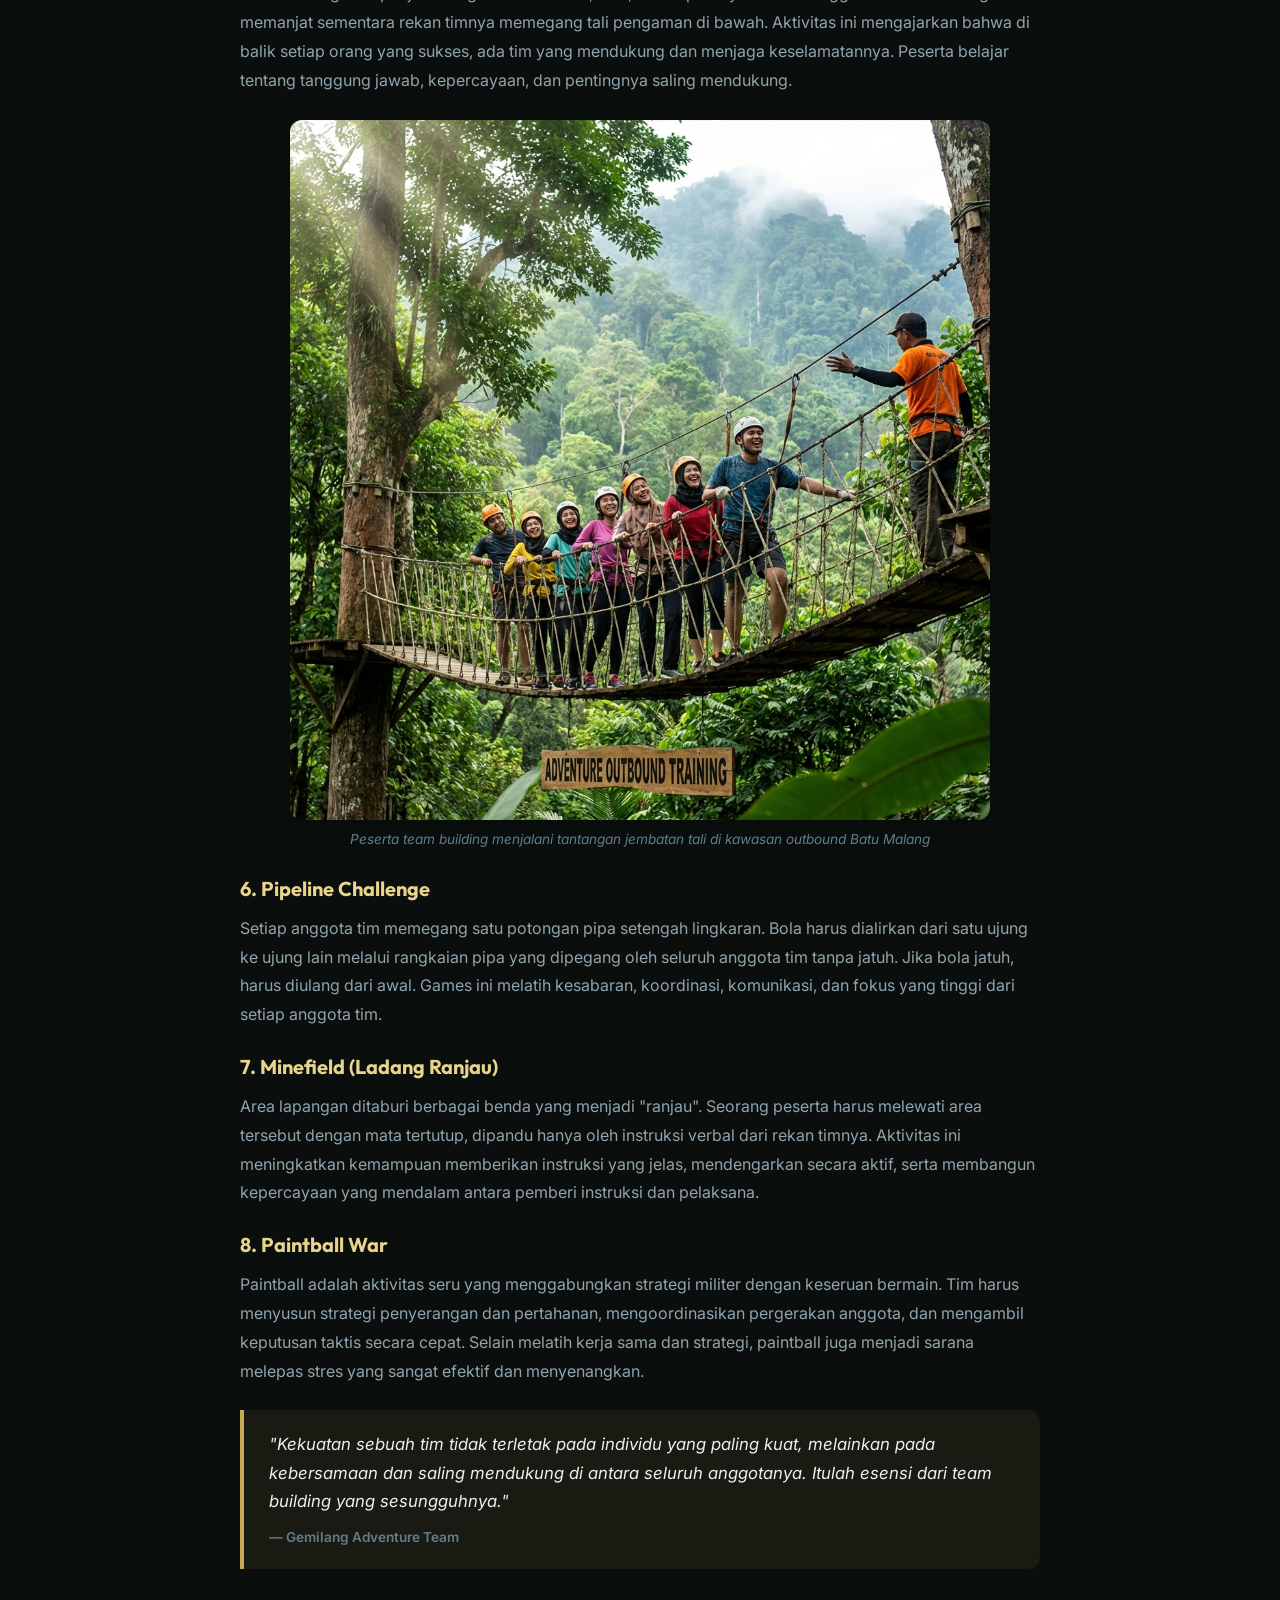
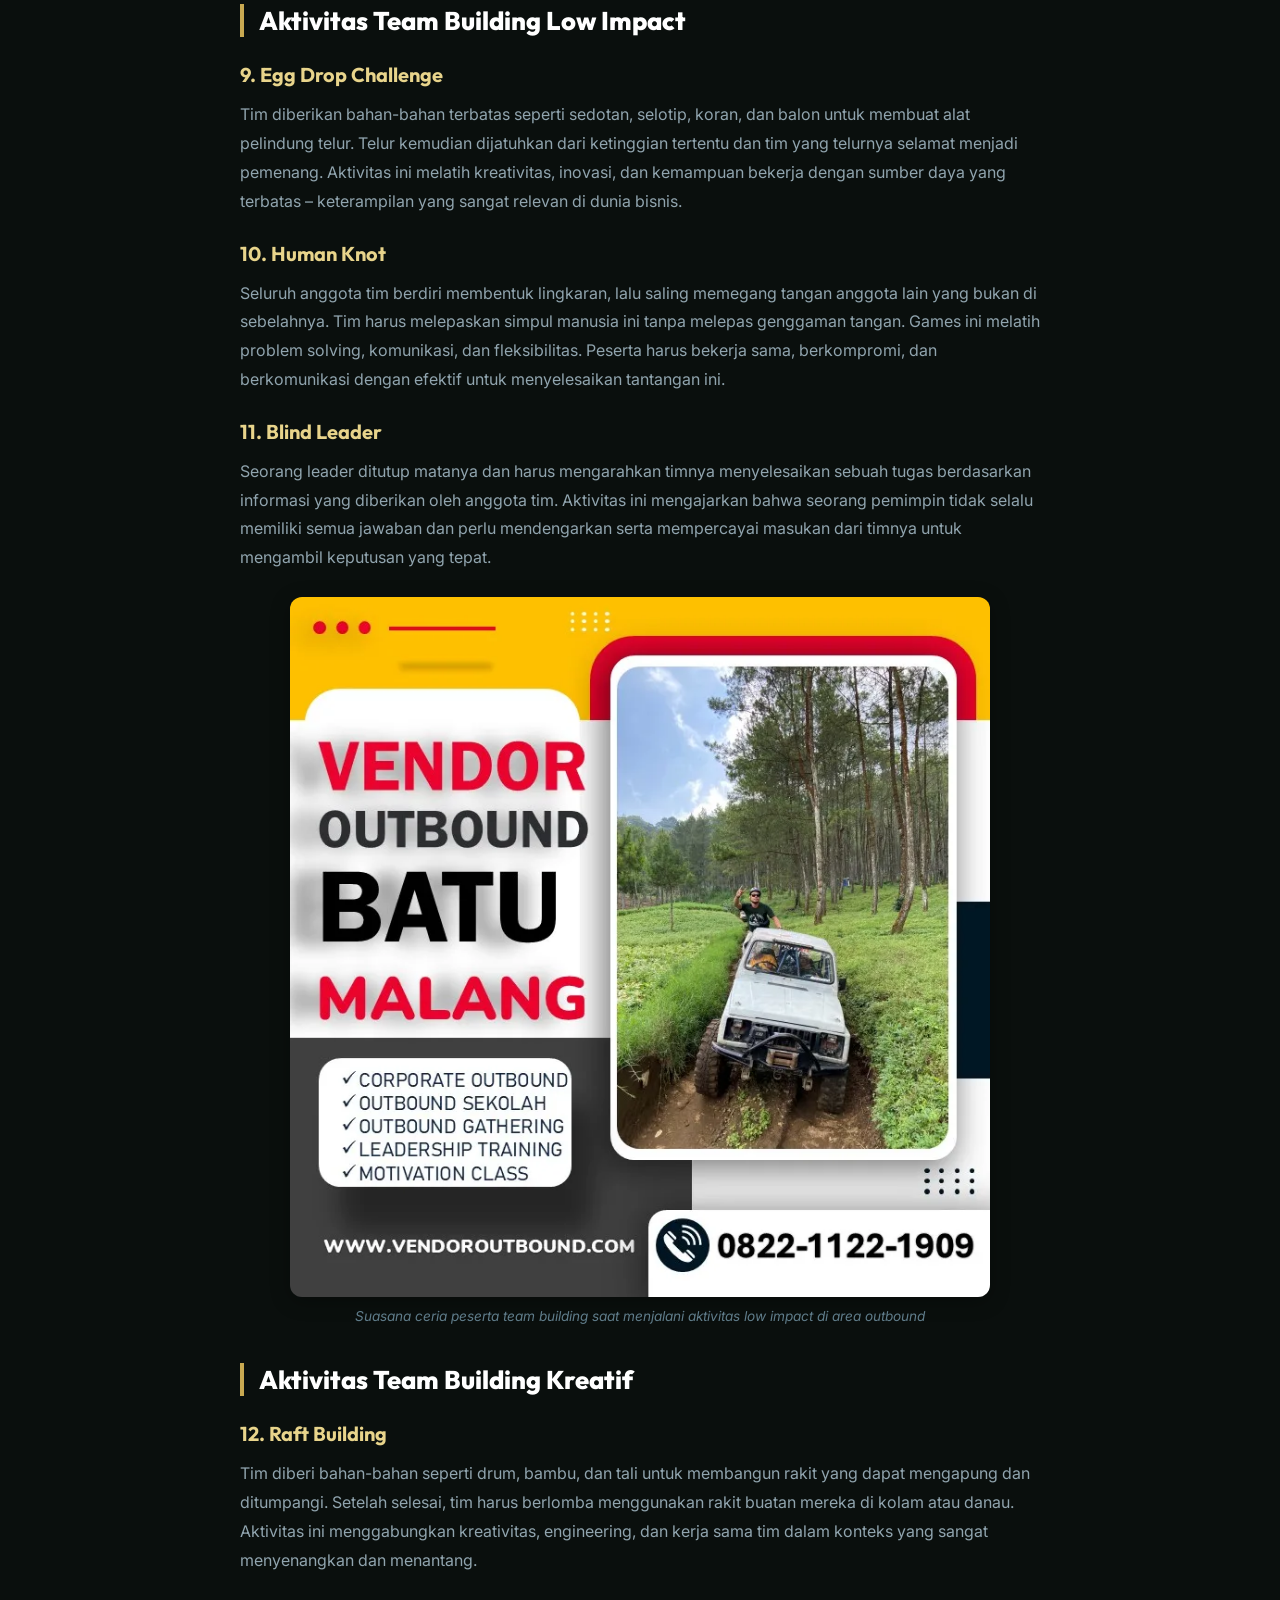
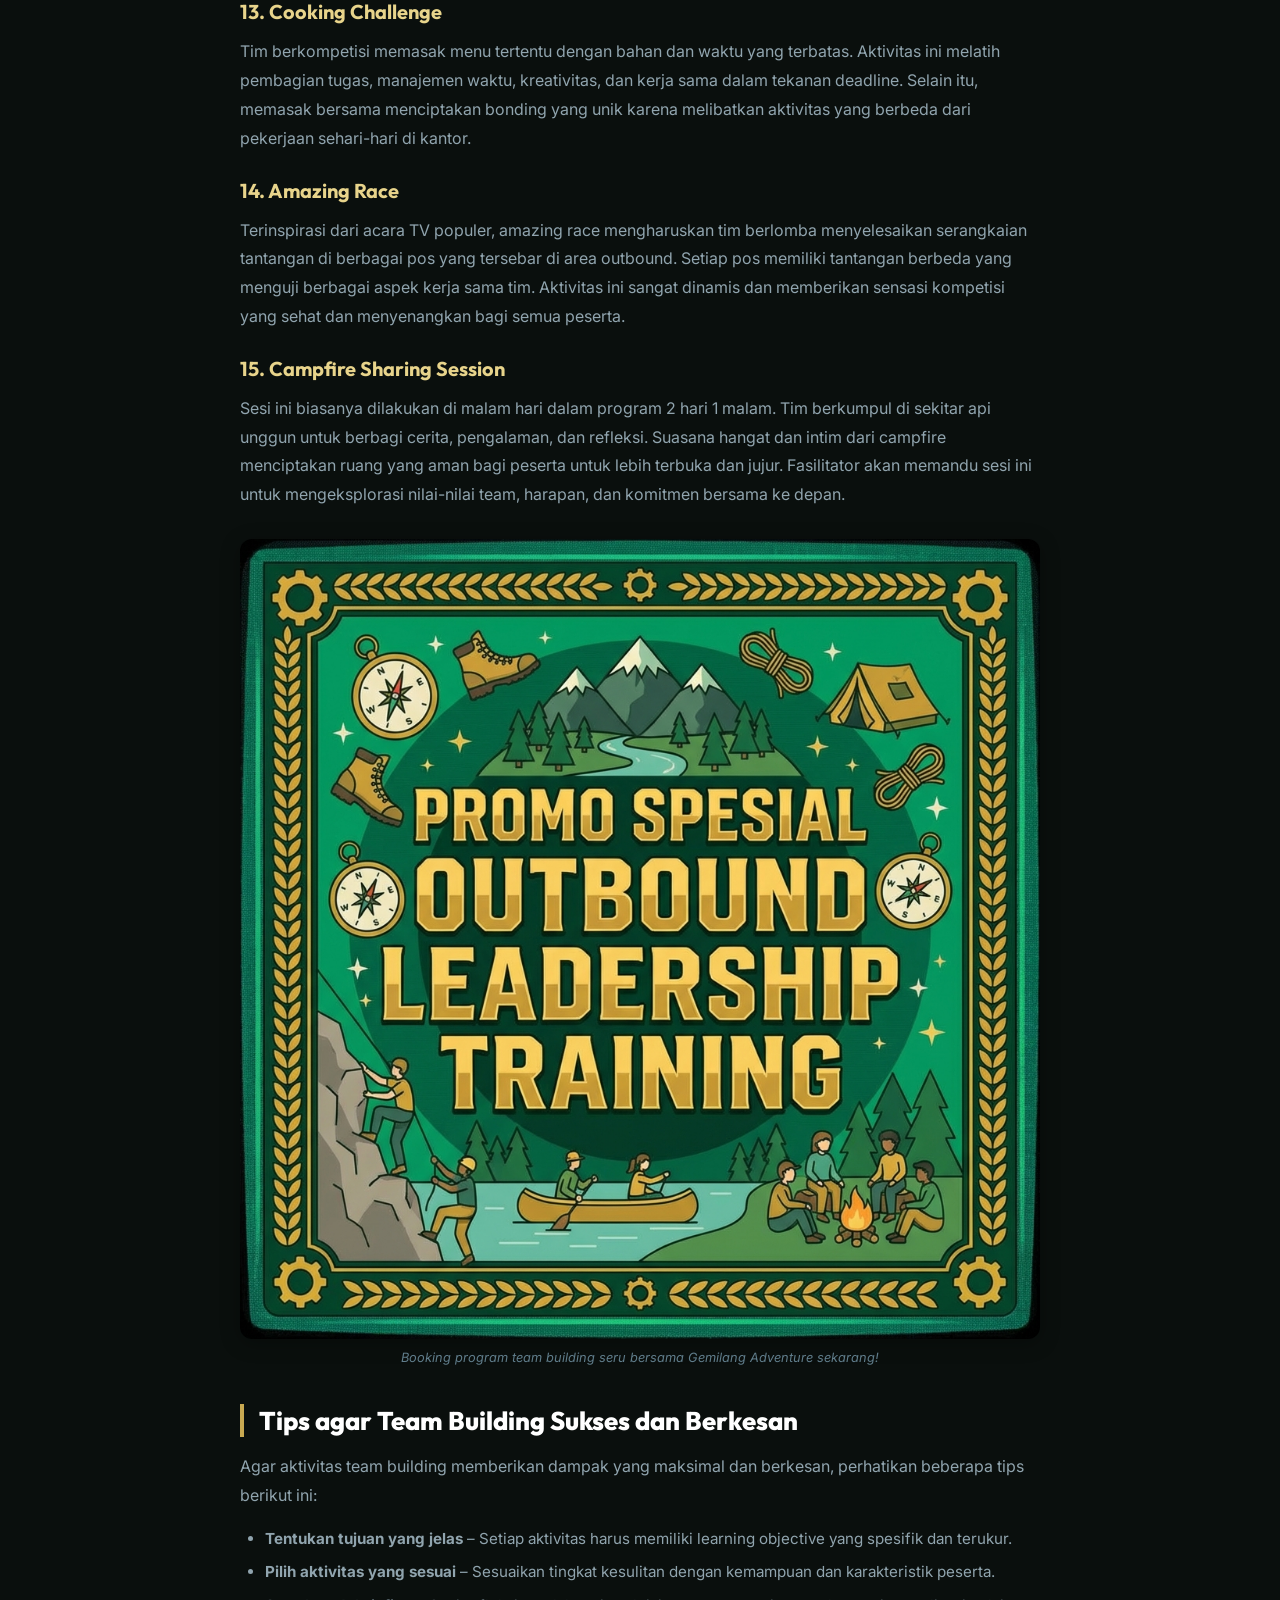
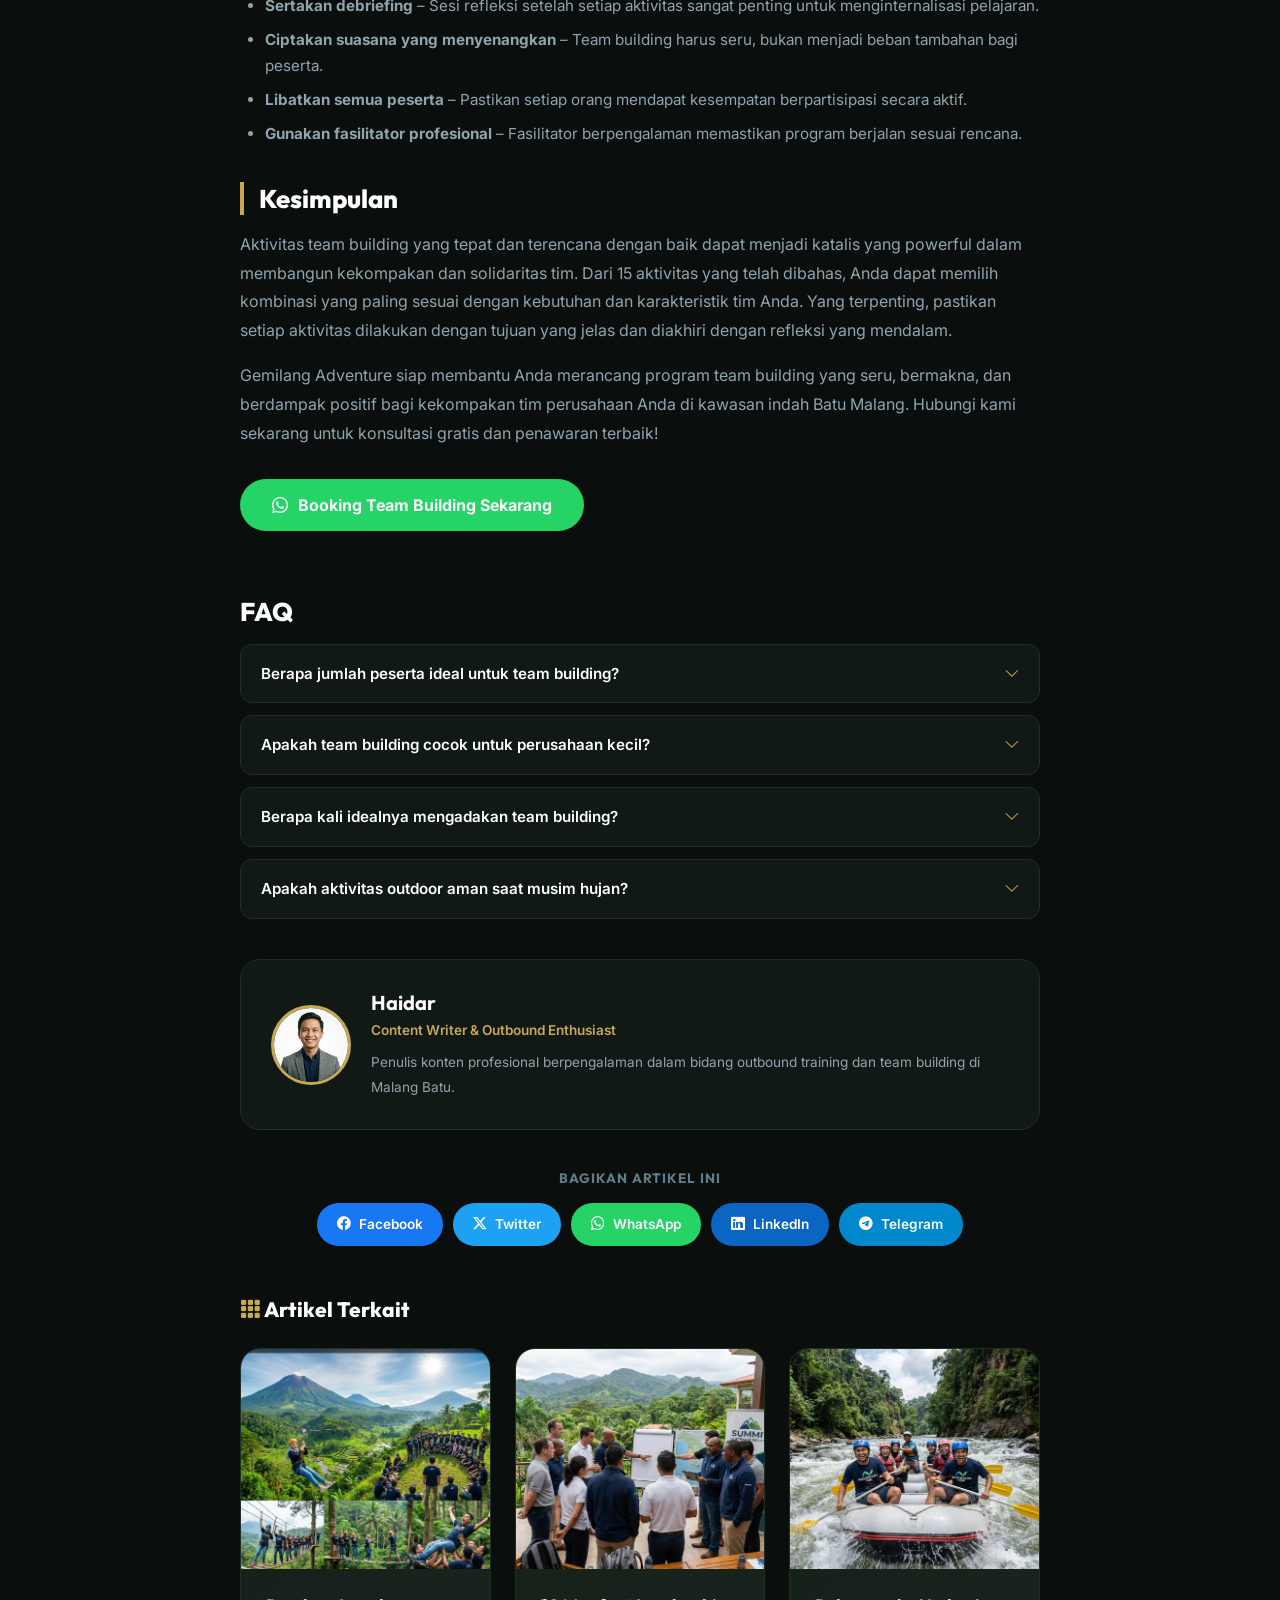
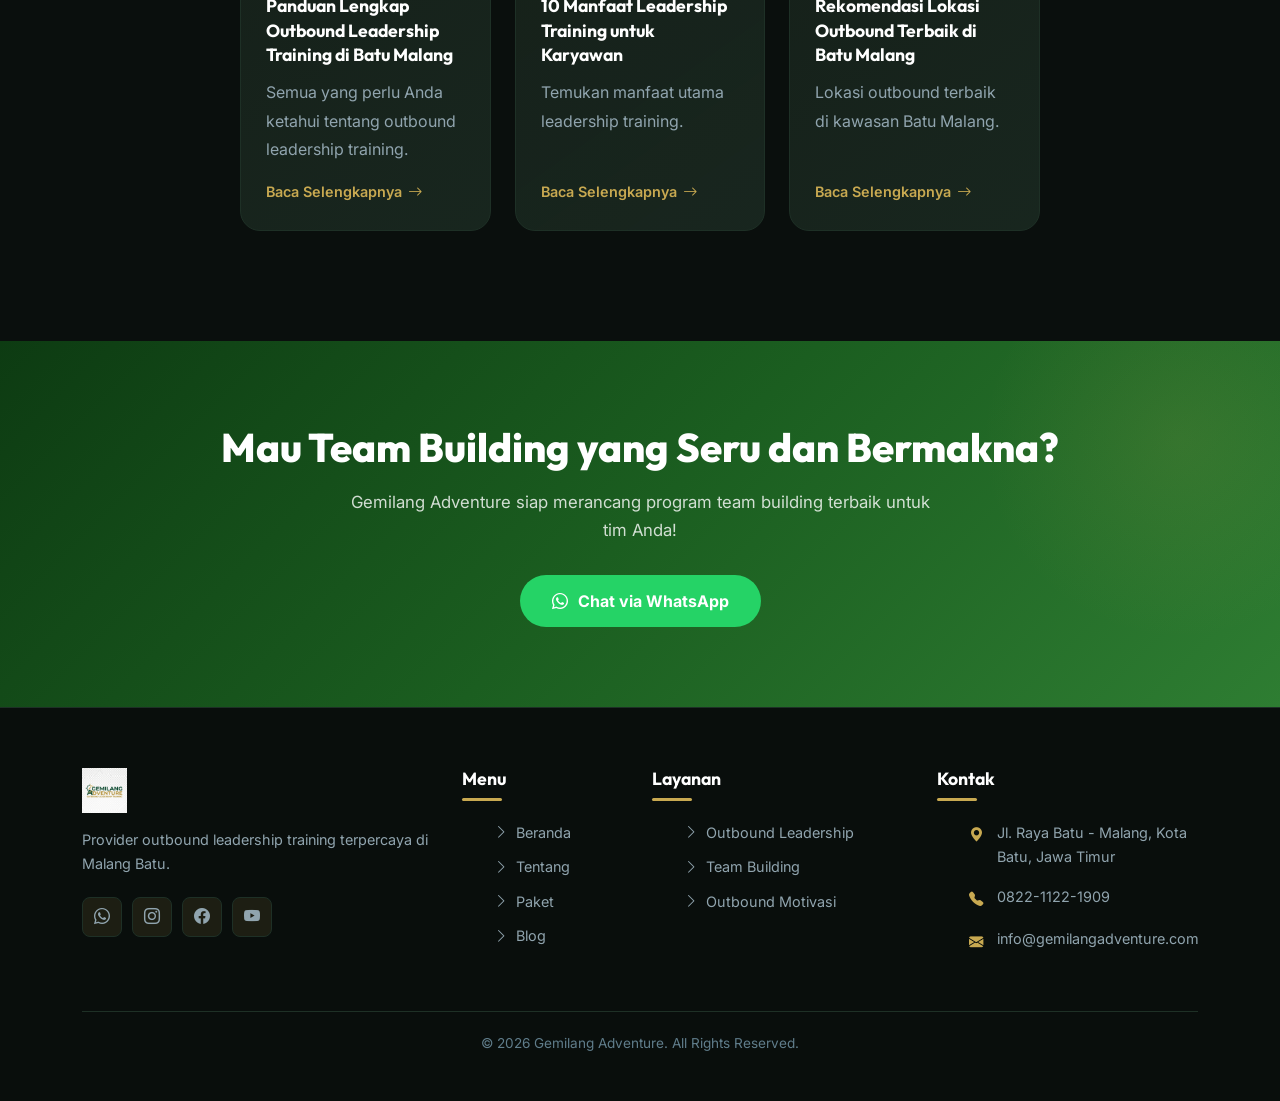
<file: aktivitas-team-building-seru-membangun-kekompakan-tim.html>
<!DOCTYPE html>
<html lang="id">

<head>
    <meta charset="UTF-8">
    <meta name="viewport" content="width=device-width, initial-scale=1.0, maximum-scale=5.0">
    <meta http-equiv="X-UA-Compatible" content="IE=edge">
    <title>15 Aktivitas Team Building Seru untuk Membangun Kekompakan Tim | Gemilang Adventure</title>
    <meta name="description"
        content="Kumpulan 15 aktivitas team building seru untuk membangun kekompakan tim. Ide kegiatan outbound outdoor & indoor terbukti efektif meningkatkan solidaritas dan semangat kerja.">
    <meta name="keywords"
        content="aktivitas team building, kegiatan team building seru, outbound team building, games team building, kekompakan tim, ice breaking, outbound games malang batu">
    <meta name="author" content="haidar">
    <meta name="robots" content="index, follow, max-snippet:-1, max-image-preview:large, max-video-preview:-1">
    <link rel="canonical"
        href="https://gemilangadventure.com/aktivitas-team-building-seru-membangun-kekompakan-tim.html">
    <meta property="og:type" content="article">
    <meta property="og:title" content="15 Aktivitas Team Building Seru untuk Membangun Kekompakan Tim">
    <meta property="og:description" content="Kumpulan ide aktivitas team building yang terbukti efektif.">
    <meta property="og:image" content="https://gemilangadventure.com/img/blog-motivation.png">
    <meta property="og:url"
        content="https://gemilangadventure.com/aktivitas-team-building-seru-membangun-kekompakan-tim.html">
    <meta property="og:site_name" content="Gemilang Adventure">
    <meta property="og:locale" content="id_ID">
    <meta property="article:published_time" content="2026-02-12T08:00:00+07:00">
    <meta property="article:author" content="Haidar">
    <meta name="twitter:card" content="summary_large_image">
    <meta name="twitter:title" content="15 Aktivitas Team Building Seru untuk Membangun Kekompakan Tim">
    <meta name="twitter:image" content="https://gemilangadventure.com/img/blog-motivation.png">
    <link rel="icon" type="image/png" href="img/logo.png">
    <link rel="apple-touch-icon" href="img/logo.png">
    <link href="https://cdn.jsdelivr.net/npm/bootstrap@5.3.3/dist/css/bootstrap.min.css" rel="stylesheet">
    <link href="https://cdn.jsdelivr.net/npm/bootstrap-icons@1.11.3/font/bootstrap-icons.min.css" rel="stylesheet">
    <link href="style.css" rel="stylesheet">
    <script type="application/ld+json">
  {"@context":"https://schema.org","@type":"Article","headline":"15 Aktivitas Team Building Seru untuk Membangun Kekompakan Tim","image":"https://gemilangadventure.com/img/blog-motivation.png","author":{"@type":"Person","name":"Haidar"},"publisher":{"@type":"Organization","name":"Gemilang Adventure","logo":{"@type":"ImageObject","url":"https://gemilangadventure.com/img/logo.png"}},"datePublished":"2026-02-12","dateModified":"2026-02-24"}
  </script>
    <script type="application/ld+json">
  {"@context":"https://schema.org","@type":"FAQPage","mainEntity":[{"@type":"Question","name":"Berapa jumlah peserta ideal untuk team building?","acceptedAnswer":{"@type":"Answer","text":"Jumlah ideal 20-50 orang per kelompok. Untuk kelompok besar di atas 100 orang, bisa dibagi menjadi beberapa sub-kelompok agar setiap peserta mendapat porsi partisipasi yang memadai."}},{"@type":"Question","name":"Apakah team building cocok untuk perusahaan kecil?","acceptedAnswer":{"@type":"Answer","text":"Sangat cocok! Team building bermanfaat untuk perusahaan segala skala. Justru perusahaan kecil sering mendapat dampak yang lebih signifikan karena setiap individu memiliki peran yang lebih besar."}},{"@type":"Question","name":"Berapa kali idealnya mengadakan team building dalam setahun?","acceptedAnswer":{"@type":"Answer","text":"Idealnya 2-4 kali setahun. Bisa disesuaikan dengan siklus bisnis perusahaan, misalnya di awal tahun untuk goal setting dan di pertengahan tahun untuk refreshing."}}]}
  </script>
</head>

<body>

    <nav class="navbar navbar-expand-lg navbar-dark navbar-custom fixed-top" id="mainNavbar">
        <div class="container">
            <a class="navbar-brand" href="index.html"><img src="img/logo.png" alt="Gemilang Adventure"
                    loading="eager"></a>
            <button class="navbar-toggler" type="button" data-bs-toggle="collapse" data-bs-target="#navbarNav"><span
                    class="navbar-toggler-icon"></span></button>
            <div class="collapse navbar-collapse" id="navbarNav">
                <ul class="navbar-nav ms-auto align-items-lg-center gap-1">
                    <li class="nav-item"><a class="nav-link" href="index.html">Beranda</a></li>
                    <li class="nav-item"><a class="nav-link" href="index.html#tentang">Tentang</a></li>
                    <li class="nav-item"><a class="nav-link" href="index.html#paket">Paket</a></li>
                    <li class="nav-item"><a class="nav-link" href="index.html#galeri">Galeri</a></li>
                    <li class="nav-item"><a class="nav-link active" href="blog.html">Blog</a></li>
                    <li class="nav-item ms-lg-2"><a class="btn btn-cta-nav" href="https://wa.me/6282211221909"
                            target="_blank" rel="noopener"><i class="bi bi-whatsapp"></i> Hubungi Kami</a></li>
                </ul>
            </div>
        </div>
    </nav>

    <section class="article-hero">
        <div class="container">
            <div class="article-breadcrumb"><a href="index.html">Beranda</a> <span> / </span> <a
                    href="blog.html">Blog</a> <span> / </span> <span class="text-white">15 Aktivitas Team Building
                    Seru</span></div>
            <h1 class="section-title text-white" style="max-width:800px;">15 Aktivitas Team Building Seru untuk
                Membangun Kekompakan Tim</h1>
            <div class="article-meta">
                <span><i class="bi bi-person-fill"></i> Haidar</span>
                <span><i class="bi bi-calendar3"></i> 12 Februari 2026</span>
                <span><i class="bi bi-clock-fill"></i> 13 menit baca</span>
                <span><i class="bi bi-tag-fill"></i> Team Building</span>
            </div>
        </div>
    </section>

    <div class="container">
        <figure class="article-main-img">
            <img src="img/blog-motivation.png"
                alt="15 Aktivitas Team Building Seru - Tim merayakan keberhasilan di puncak gunung" loading="eager">
            <figcaption>Momen kebersamaan dan keberhasilan setelah menyelesaikan tantangan team building di alam terbuka
            </figcaption>
        </figure>
    </div>

    <section class="article-content-section">
        <div class="container">
            <div class="article-body">

                <div class="toc-container">
                    <div class="toc-header" id="tocHeader">
                        <h5><i class="bi bi-list-nested"></i> Daftar Isi</h5><i
                            class="bi bi-chevron-down toggle-icon"></i>
                    </div>
                    <div class="toc-body" id="tocBody">
                        <ul id="tocList"></ul>
                    </div>
                </div>

                <p>Membangun kekompakan tim merupakan salah satu tantangan terbesar yang dihadapi oleh setiap pemimpin
                    dan organisasi. Tim yang kompak dan solid tidak terbentuk secara instan, melainkan melalui proses
                    yang konsisten dan terencana. Salah satu cara paling efektif untuk mempercepat proses pembentukan
                    tim yang solid adalah melalui aktivitas team building yang dirancang secara khusus dan profesional.
                </p>

                <p>Dalam artikel ini, kami akan membahas 15 aktivitas team building paling seru dan terbukti efektif
                    yang sering digunakan dalam program outbound leadership training Gemilang Adventure di kawasan Batu
                    Malang. Setiap aktivitas dirancang dengan tujuan pembelajaran yang spesifik dan dapat diadaptasi
                    sesuai dengan karakteristik dan kebutuhan tim Anda.</p>

                <h2 id="aktivitas-outdoor">Aktivitas Team Building Outdoor</h2>

                <h3 id="trust-fall">1. Trust Fall</h3>

                <p>Trust fall adalah aktivitas klasik namun sangat powerful dalam membangun kepercayaan antar anggota
                    tim. Peserta berdiri di platform setinggi 1-1,5 meter dengan posisi membelakangi rekan-rekan timnya,
                    kemudian menjatuhkan diri ke belakang dengan percaya bahwa tim akan menangkapnya. Aktivitas ini
                    mengajarkan bahwa kepercayaan adalah fondasi dari sebuah tim yang kuat dan efektif.</p>

                <p>Manfaat utama dari trust fall meliputi peningkatan rasa percaya, pengembangan keberanian, dan
                    penguatan bonding emosional antar anggota tim. Setelah aktivitas ini, biasanya peserta merasa lebih
                    terbuka dan nyaman dalam berkomunikasi dengan rekan-rekan satu timnya.</p>

                <h3 id="spider-web">2. Spider Web (Jaring Laba-Laba)</h3>

                <p>Spider web menggunakan tali yang dirangkai menyerupai jaring laba-laba di antara dua tiang. Tim harus
                    melewatkan seluruh anggotanya melalui lubang-lubang jaring tanpa menyentuh tali. Setiap lubang hanya
                    bisa digunakan satu kali, sehingga tim harus menyusun strategi yang matang tentang urutan dan teknik
                    yang akan digunakan. Aktivitas ini melatih perencanaan strategis, komunikasi, dan kerja sama tim
                    secara intensif.</p>

                <h3 id="flying-fox">3. Flying Fox</h3>

                <p>Flying fox atau zipline adalah aktivitas adrenalin yang mengharuskan peserta meluncur di tali baja
                    dari ketinggian melintasi lembah atau area terbuka. Aktivitas ini menguji keberanian dan mental
                    peserta, mengajarkan bahwa seorang pemimpin harus berani mengambil langkah pertama dan menjadi
                    contoh bagi timnya. Di Batu Malang, flying fox biasanya melewati pemandangan alam yang sangat indah.
                </p>

                <div class="baca-juga">
                    <h6><i class="bi bi-bookmark-fill"></i> Baca Juga</h6>
                    <a href="manfaat-leadership-training-untuk-karyawan-perusahaan.html">→ 10 Manfaat Leadership
                        Training untuk Karyawan Perusahaan</a>
                    <a href="panduan-lengkap-outbound-leadership-training-batu-malang.html">→ Panduan Lengkap Outbound
                        Leadership Training di Batu Malang</a>
                </div>

                <h3 id="rafting">4. Rafting (Arung Jeram)</h3>

                <p>Rafting merupakan aktivitas adventure yang sangat populer di kawasan Batu Malang. Tim harus bekerja
                    sama mengendalikan perahu karet melewati jeram-jeram sungai. Setiap anggota harus mendayung secara
                    sinkron mengikuti instruksi komando yang memimpin. Aktivitas ini melatih koordinasi tim, kemampuan
                    mengikuti instruksi, dan bekerja di bawah tekanan situasi yang dinamis.</p>

                <h3 id="wall-climbing">5. Wall Climbing</h3>

                <p>Wall climbing atau panjat tebing melatih mental, fisik, dan kepercayaan antar anggota tim. Satu orang
                    memanjat sementara rekan timnya memegang tali pengaman di bawah. Aktivitas ini mengajarkan bahwa di
                    balik setiap orang yang sukses, ada tim yang mendukung dan menjaga keselamatannya. Peserta belajar
                    tentang tanggung jawab, kepercayaan, dan pentingnya saling mendukung.</p>

                <figure class="supporting-img">
                    <img src="img/team-building.png"
                        alt="Peserta melakukan aktivitas team building melewati jembatan tali di hutan" loading="lazy">
                    <figcaption>Peserta team building menjalani tantangan jembatan tali di kawasan outbound Batu Malang
                    </figcaption>
                </figure>

                <h3 id="pipeline-challenge">6. Pipeline Challenge</h3>

                <p>Setiap anggota tim memegang satu potongan pipa setengah lingkaran. Bola harus dialirkan dari satu
                    ujung ke ujung lain melalui rangkaian pipa yang dipegang oleh seluruh anggota tim tanpa jatuh. Jika
                    bola jatuh, harus diulang dari awal. Games ini melatih kesabaran, koordinasi, komunikasi, dan fokus
                    yang tinggi dari setiap anggota tim.</p>

                <h3 id="minefield">7. Minefield (Ladang Ranjau)</h3>

                <p>Area lapangan ditaburi berbagai benda yang menjadi "ranjau". Seorang peserta harus melewati area
                    tersebut dengan mata tertutup, dipandu hanya oleh instruksi verbal dari rekan timnya. Aktivitas ini
                    meningkatkan kemampuan memberikan instruksi yang jelas, mendengarkan secara aktif, serta membangun
                    kepercayaan yang mendalam antara pemberi instruksi dan pelaksana.</p>

                <h3 id="paintball">8. Paintball War</h3>

                <p>Paintball adalah aktivitas seru yang menggabungkan strategi militer dengan keseruan bermain. Tim
                    harus menyusun strategi penyerangan dan pertahanan, mengoordinasikan pergerakan anggota, dan
                    mengambil keputusan taktis secara cepat. Selain melatih kerja sama dan strategi, paintball juga
                    menjadi sarana melepas stres yang sangat efektif dan menyenangkan.</p>

                <blockquote>
                    "Kekuatan sebuah tim tidak terletak pada individu yang paling kuat, melainkan pada kebersamaan dan
                    saling mendukung di antara seluruh anggotanya. Itulah esensi dari team building yang sesungguhnya."
                    <footer>— Gemilang Adventure Team</footer>
                </blockquote>

                <h2 id="aktivitas-low-impact">Aktivitas Team Building Low Impact</h2>

                <h3 id="egg-drop">9. Egg Drop Challenge</h3>

                <p>Tim diberikan bahan-bahan terbatas seperti sedotan, selotip, koran, dan balon untuk membuat alat
                    pelindung telur. Telur kemudian dijatuhkan dari ketinggian tertentu dan tim yang telurnya selamat
                    menjadi pemenang. Aktivitas ini melatih kreativitas, inovasi, dan kemampuan bekerja dengan sumber
                    daya yang terbatas – keterampilan yang sangat relevan di dunia bisnis.</p>

                <h3 id="human-knot">10. Human Knot</h3>

                <p>Seluruh anggota tim berdiri membentuk lingkaran, lalu saling memegang tangan anggota lain yang bukan
                    di sebelahnya. Tim harus melepaskan simpul manusia ini tanpa melepas genggaman tangan. Games ini
                    melatih problem solving, komunikasi, dan fleksibilitas. Peserta harus bekerja sama, berkompromi, dan
                    berkomunikasi dengan efektif untuk menyelesaikan tantangan ini.</p>

                <h3 id="blind-leader">11. Blind Leader</h3>

                <p>Seorang leader ditutup matanya dan harus mengarahkan timnya menyelesaikan sebuah tugas berdasarkan
                    informasi yang diberikan oleh anggota tim. Aktivitas ini mengajarkan bahwa seorang pemimpin tidak
                    selalu memiliki semua jawaban dan perlu mendengarkan serta mempercayai masukan dari timnya untuk
                    mengambil keputusan yang tepat.</p>

                <figure class="supporting-img">
                    <img src="img/Paket Outbound Batu Malang (57)_11zon.webp"
                        alt="Aktivitas team building low impact di area outbound Batu Malang" loading="lazy">
                    <figcaption>Suasana ceria peserta team building saat menjalani aktivitas low impact di area outbound
                    </figcaption>
                </figure>

                <h2 id="aktivitas-kreatif">Aktivitas Team Building Kreatif</h2>

                <h3 id="raft-building">12. Raft Building</h3>

                <p>Tim diberi bahan-bahan seperti drum, bambu, dan tali untuk membangun rakit yang dapat mengapung dan
                    ditumpangi. Setelah selesai, tim harus berlomba menggunakan rakit buatan mereka di kolam atau danau.
                    Aktivitas ini menggabungkan kreativitas, engineering, dan kerja sama tim dalam konteks yang sangat
                    menyenangkan dan menantang.</p>

                <h3 id="cook-together">13. Cooking Challenge</h3>

                <p>Tim berkompetisi memasak menu tertentu dengan bahan dan waktu yang terbatas. Aktivitas ini melatih
                    pembagian tugas, manajemen waktu, kreativitas, dan kerja sama dalam tekanan deadline. Selain itu,
                    memasak bersama menciptakan bonding yang unik karena melibatkan aktivitas yang berbeda dari
                    pekerjaan sehari-hari di kantor.</p>

                <h3 id="amazing-race">14. Amazing Race</h3>

                <p>Terinspirasi dari acara TV populer, amazing race mengharuskan tim berlomba menyelesaikan serangkaian
                    tantangan di berbagai pos yang tersebar di area outbound. Setiap pos memiliki tantangan berbeda yang
                    menguji berbagai aspek kerja sama tim. Aktivitas ini sangat dinamis dan memberikan sensasi kompetisi
                    yang sehat dan menyenangkan bagi semua peserta.</p>

                <h3 id="campfire-session">15. Campfire Sharing Session</h3>

                <p>Sesi ini biasanya dilakukan di malam hari dalam program 2 hari 1 malam. Tim berkumpul di sekitar api
                    unggun untuk berbagi cerita, pengalaman, dan refleksi. Suasana hangat dan intim dari campfire
                    menciptakan ruang yang aman bagi peserta untuk lebih terbuka dan jujur. Fasilitator akan memandu
                    sesi ini untuk mengeksplorasi nilai-nilai team, harapan, dan komitmen bersama ke depan.</p>

                <figure class="promo-img">
                    <img src="img/promo-outbound.png" alt="Promo Team Building Gemilang Adventure Batu Malang"
                        loading="lazy">
                    <figcaption>Booking program team building seru bersama Gemilang Adventure sekarang!</figcaption>
                </figure>

                <h2 id="tips-sukses-team-building">Tips agar Team Building Sukses dan Berkesan</h2>

                <p>Agar aktivitas team building memberikan dampak yang maksimal dan berkesan, perhatikan beberapa tips
                    berikut ini:</p>

                <ul>
                    <li><strong>Tentukan tujuan yang jelas</strong> – Setiap aktivitas harus memiliki learning objective
                        yang spesifik dan terukur.</li>
                    <li><strong>Pilih aktivitas yang sesuai</strong> – Sesuaikan tingkat kesulitan dengan kemampuan dan
                        karakteristik peserta.</li>
                    <li><strong>Sertakan debriefing</strong> – Sesi refleksi setelah setiap aktivitas sangat penting
                        untuk menginternalisasi pelajaran.</li>
                    <li><strong>Ciptakan suasana yang menyenangkan</strong> – Team building harus seru, bukan menjadi
                        beban tambahan bagi peserta.</li>
                    <li><strong>Libatkan semua peserta</strong> – Pastikan setiap orang mendapat kesempatan
                        berpartisipasi secara aktif.</li>
                    <li><strong>Gunakan fasilitator profesional</strong> – Fasilitator berpengalaman memastikan program
                        berjalan sesuai rencana.</li>
                </ul>

                <h2 id="kesimpulan">Kesimpulan</h2>

                <p>Aktivitas team building yang tepat dan terencana dengan baik dapat menjadi katalis yang powerful
                    dalam membangun kekompakan dan solidaritas tim. Dari 15 aktivitas yang telah dibahas, Anda dapat
                    memilih kombinasi yang paling sesuai dengan kebutuhan dan karakteristik tim Anda. Yang terpenting,
                    pastikan setiap aktivitas dilakukan dengan tujuan yang jelas dan diakhiri dengan refleksi yang
                    mendalam.</p>

                <p>Gemilang Adventure siap membantu Anda merancang program team building yang seru, bermakna, dan
                    berdampak positif bagi kekompakan tim perusahaan Anda di kawasan indah Batu Malang. Hubungi kami
                    sekarang untuk konsultasi gratis dan penawaran terbaik!</p>

                <a href="https://wa.me/6282211221909?text=Halo%20Gemilang%20Adventure,%20saya%20ingin%20booking%20program%20team%20building%20untuk%20perusahaan%20kami"
                    class="btn btn-wa mt-3 mb-4" target="_blank" rel="noopener"><i class="bi bi-whatsapp"></i> Booking
                    Team Building Sekarang</a>

                <div class="faq-section">
                    <h2 id="faq" style="border-left:none;padding-left:0;">FAQ</h2>
                    <div class="faq-item">
                        <div class="faq-question" onclick="toggleFaq(this)"><span>Berapa jumlah peserta ideal untuk team
                                building?</span><i class="bi bi-chevron-down"></i></div>
                        <div class="faq-answer">
                            <div class="faq-answer-inner">Jumlah ideal 20-50 orang per kelompok. Untuk kelompok besar di
                                atas 100 orang, bisa dibagi menjadi beberapa sub-kelompok agar setiap peserta mendapat
                                porsi partisipasi yang memadai dan program tetap berjalan efektif.</div>
                        </div>
                    </div>
                    <div class="faq-item">
                        <div class="faq-question" onclick="toggleFaq(this)"><span>Apakah team building cocok untuk
                                perusahaan kecil?</span><i class="bi bi-chevron-down"></i></div>
                        <div class="faq-answer">
                            <div class="faq-answer-inner">Sangat cocok! Team building bermanfaat untuk perusahaan segala
                                skala. Justru perusahaan kecil sering mendapat dampak yang lebih signifikan karena
                                setiap individu memiliki peran yang lebih besar dalam organisasi.</div>
                        </div>
                    </div>
                    <div class="faq-item">
                        <div class="faq-question" onclick="toggleFaq(this)"><span>Berapa kali idealnya mengadakan team
                                building?</span><i class="bi bi-chevron-down"></i></div>
                        <div class="faq-answer">
                            <div class="faq-answer-inner">Idealnya 2-4 kali setahun. Bisa disesuaikan dengan siklus
                                bisnis perusahaan, misalnya di awal tahun untuk goal setting dan di pertengahan tahun
                                untuk refreshing dan evaluasi progress tim.</div>
                        </div>
                    </div>
                    <div class="faq-item">
                        <div class="faq-question" onclick="toggleFaq(this)"><span>Apakah aktivitas outdoor aman saat
                                musim hujan?</span><i class="bi bi-chevron-down"></i></div>
                        <div class="faq-answer">
                            <div class="faq-answer-inner">Ya, kami selalu menyiapkan backup plan dan indoor activities
                                untuk mengantisipasi cuaca buruk. Keselamatan peserta selalu menjadi prioritas utama
                                Gemilang Adventure dalam setiap penyelenggaraan program.</div>
                        </div>
                    </div>
                </div>

                <div class="author-profile">
                    <img src="img/author-haidar.png" alt="Haidar" loading="lazy">
                    <div class="author-info">
                        <h5>Haidar</h5>
                        <div class="author-role">Content Writer & Outbound Enthusiast</div>
                        <p>Penulis konten profesional berpengalaman dalam bidang outbound training dan team building di
                            Malang Batu.</p>
                    </div>
                </div>

                <div class="share-section">
                    <h6>Bagikan Artikel Ini</h6>
                    <div class="share-buttons">
                        <a href="#" class="share-btn facebook" onclick="shareToFacebook()"><i
                                class="bi bi-facebook"></i> Facebook</a>
                        <a href="#" class="share-btn twitter" onclick="shareToTwitter()"><i class="bi bi-twitter-x"></i>
                            Twitter</a>
                        <a href="#" class="share-btn whatsapp" onclick="shareToWhatsApp()"><i
                                class="bi bi-whatsapp"></i> WhatsApp</a>
                        <a href="#" class="share-btn linkedin" onclick="shareToLinkedin()"><i
                                class="bi bi-linkedin"></i> LinkedIn</a>
                        <a href="#" class="share-btn telegram" onclick="shareToTelegram()"><i
                                class="bi bi-telegram"></i> Telegram</a>
                    </div>
                </div>
            </div>

            <div class="article-body">
                <div class="related-articles">
                    <h4><i class="bi bi-grid-3x3-gap-fill" style="color:var(--accent);"></i> Artikel Terkait</h4>
                    <div class="row g-4">
                        <div class="col-md-4">
                            <div class="blog-card">
                                <div class="blog-card-img"><img src="img/hero-banner.png" alt="Panduan Outbound"
                                        loading="lazy"></div>
                                <div class="blog-card-body">
                                    <h5>Panduan Lengkap Outbound Leadership Training di Batu Malang</h5>
                                    <p>Semua yang perlu Anda ketahui tentang outbound leadership training.</p><a
                                        href="panduan-lengkap-outbound-leadership-training-batu-malang.html"
                                        class="blog-read-more">Baca Selengkapnya <i class="bi bi-arrow-right"></i></a>
                                </div>
                            </div>
                        </div>
                        <div class="col-md-4">
                            <div class="blog-card">
                                <div class="blog-card-img"><img src="img/blog-leadership.png" alt="Manfaat Leadership"
                                        loading="lazy"></div>
                                <div class="blog-card-body">
                                    <h5>10 Manfaat Leadership Training untuk Karyawan</h5>
                                    <p>Temukan manfaat utama leadership training.</p><a
                                        href="manfaat-leadership-training-untuk-karyawan-perusahaan.html"
                                        class="blog-read-more">Baca Selengkapnya <i class="bi bi-arrow-right"></i></a>
                                </div>
                            </div>
                        </div>
                        <div class="col-md-4">
                            <div class="blog-card">
                                <div class="blog-card-img"><img src="img/blog-rafting.png" alt="Lokasi Outbound"
                                        loading="lazy"></div>
                                <div class="blog-card-body">
                                    <h5>Rekomendasi Lokasi Outbound Terbaik di Batu Malang</h5>
                                    <p>Lokasi outbound terbaik di kawasan Batu Malang.</p><a
                                        href="rekomendasi-lokasi-outbound-terbaik-batu-malang.html"
                                        class="blog-read-more">Baca Selengkapnya <i class="bi bi-arrow-right"></i></a>
                                </div>
                            </div>
                        </div>
                    </div>
                </div>
            </div>
        </div>
    </section>

    <section class="cta-section section-padding">
        <div class="container">
            <div class="cta-content">
                <h2 class="cta-title">Mau Team Building yang Seru dan Bermakna?</h2>
                <p class="cta-desc">Gemilang Adventure siap merancang program team building terbaik untuk tim Anda!</p>
                <a href="https://wa.me/6282211221909?text=Halo%20saya%20ingin%20booking%20team%20building"
                    class="btn btn-wa" target="_blank" rel="noopener"><i class="bi bi-whatsapp"></i> Chat via
                    WhatsApp</a>
            </div>
        </div>
    </section>

    <footer class="footer">
        <div class="container">
            <div class="row g-4">
                <div class="col-lg-4 col-md-6">
                    <div class="footer-brand"><img src="img/logo.png" alt="Gemilang Adventure" loading="lazy">
                        <p>Provider outbound leadership training terpercaya di Malang Batu.</p>
                    </div>
                    <div class="footer-social"><a href="https://wa.me/6282211221909" target="_blank" rel="noopener"
                            aria-label="WhatsApp"><i class="bi bi-whatsapp"></i></a><a href="#"
                            aria-label="Instagram"><i class="bi bi-instagram"></i></a><a href="#"
                            aria-label="Facebook"><i class="bi bi-facebook"></i></a><a href="#" aria-label="YouTube"><i
                                class="bi bi-youtube"></i></a></div>
                </div>
                <div class="col-lg-2 col-md-6">
                    <h5 class="footer-title">Menu</h5>
                    <ul class="footer-links">
                        <li><a href="index.html"><i class="bi bi-chevron-right"></i> Beranda</a></li>
                        <li><a href="index.html#tentang"><i class="bi bi-chevron-right"></i> Tentang</a></li>
                        <li><a href="index.html#paket"><i class="bi bi-chevron-right"></i> Paket</a></li>
                        <li><a href="blog.html"><i class="bi bi-chevron-right"></i> Blog</a></li>
                    </ul>
                </div>
                <div class="col-lg-3 col-md-6">
                    <h5 class="footer-title">Layanan</h5>
                    <ul class="footer-links">
                        <li><a href="index.html#paket"><i class="bi bi-chevron-right"></i> Outbound Leadership</a></li>
                        <li><a href="index.html#paket"><i class="bi bi-chevron-right"></i> Team Building</a></li>
                        <li><a href="index.html#paket"><i class="bi bi-chevron-right"></i> Outbound Motivasi</a></li>
                    </ul>
                </div>
                <div class="col-lg-3 col-md-6">
                    <h5 class="footer-title">Kontak</h5>
                    <ul class="footer-contact">
                        <li><i class="bi bi-geo-alt-fill"></i><span>Jl. Raya Batu - Malang, Kota Batu, Jawa Timur</span>
                        </li>
                        <li><i class="bi bi-telephone-fill"></i><span>0822-1122-1909</span></li>
                        <li><i class="bi bi-envelope-fill"></i><span>info@gemilangadventure.com</span></li>
                    </ul>
                </div>
            </div>
            <div class="footer-bottom">
                <p>&copy; 2026 Gemilang Adventure. All Rights Reserved.</p>
            </div>
        </div>
    </footer>

    <div class="floating-wa"><a href="https://wa.me/6282211221909" class="floating-wa-btn" target="_blank"
            rel="noopener" aria-label="Chat WhatsApp"><i class="bi bi-whatsapp"></i></a></div>
    <button class="scroll-top-btn" id="scrollTopBtn" aria-label="Scroll to top"><i
            class="bi bi-chevron-up"></i></button>

    <script src="https://cdn.jsdelivr.net/npm/bootstrap@5.3.3/dist/js/bootstrap.bundle.min.js"></script>
    <script>
        window.addEventListener('scroll', function () { document.getElementById('mainNavbar').classList.toggle('scrolled', window.scrollY > 50); });
        const scrollTopBtn = document.getElementById('scrollTopBtn');
        window.addEventListener('scroll', function () { scrollTopBtn.classList.toggle('show', window.scrollY > 400); });
        scrollTopBtn.addEventListener('click', () => window.scrollTo({ top: 0, behavior: 'smooth' }));
        (function () { const ab = document.querySelector('.article-body'); const hs = ab.querySelectorAll('h2[id],h3[id]'); const tl = document.getElementById('tocList'); hs.forEach(h => { const li = document.createElement('li'); if (h.tagName === 'H3') li.classList.add('toc-h3'); const a = document.createElement('a'); a.href = '#' + h.id; a.textContent = h.textContent; li.appendChild(a); tl.appendChild(li); }); const th = document.getElementById('tocHeader'), tb = document.getElementById('tocBody'); th.addEventListener('click', function () { this.classList.toggle('collapsed'); tb.style.display = tb.style.display === 'none' ? 'block' : 'none'; }); })();
        function toggleFaq(el) { el.classList.toggle('active'); const a = el.nextElementSibling; a.style.maxHeight = a.style.maxHeight ? null : a.scrollHeight + 'px'; }
        const pageUrl = encodeURIComponent(window.location.href), pageTitle = encodeURIComponent(document.title);
        function shareToFacebook() { window.open('https://www.facebook.com/sharer/sharer.php?u=' + pageUrl, '_blank'); }
        function shareToTwitter() { window.open('https://twitter.com/intent/tweet?url=' + pageUrl + '&text=' + pageTitle, '_blank'); }
        function shareToWhatsApp() { window.open('https://wa.me/?text=' + pageTitle + '%20' + pageUrl, '_blank'); }
        function shareToLinkedin() { window.open('https://www.linkedin.com/sharing/share-offsite/?url=' + pageUrl, '_blank'); }
        function shareToTelegram() { window.open('https://t.me/share/url?url=' + pageUrl + '&text=' + pageTitle, '_blank'); }
        const observer = new IntersectionObserver(e => { e.forEach(en => { if (en.isIntersecting) { en.target.classList.add('animated'); observer.unobserve(en.target); } }); }, { threshold: 0.1 });
        document.querySelectorAll('.animate-on-scroll').forEach(el => observer.observe(el));
        document.querySelectorAll('.navbar-nav .nav-link:not(.btn-cta-nav)').forEach(l => { l.addEventListener('click', function () { const n = document.getElementById('navbarNav'); if (n.classList.contains('show')) new bootstrap.Collapse(n, { toggle: false }).hide(); }); });
    </script>
</body>

</html>
</file>
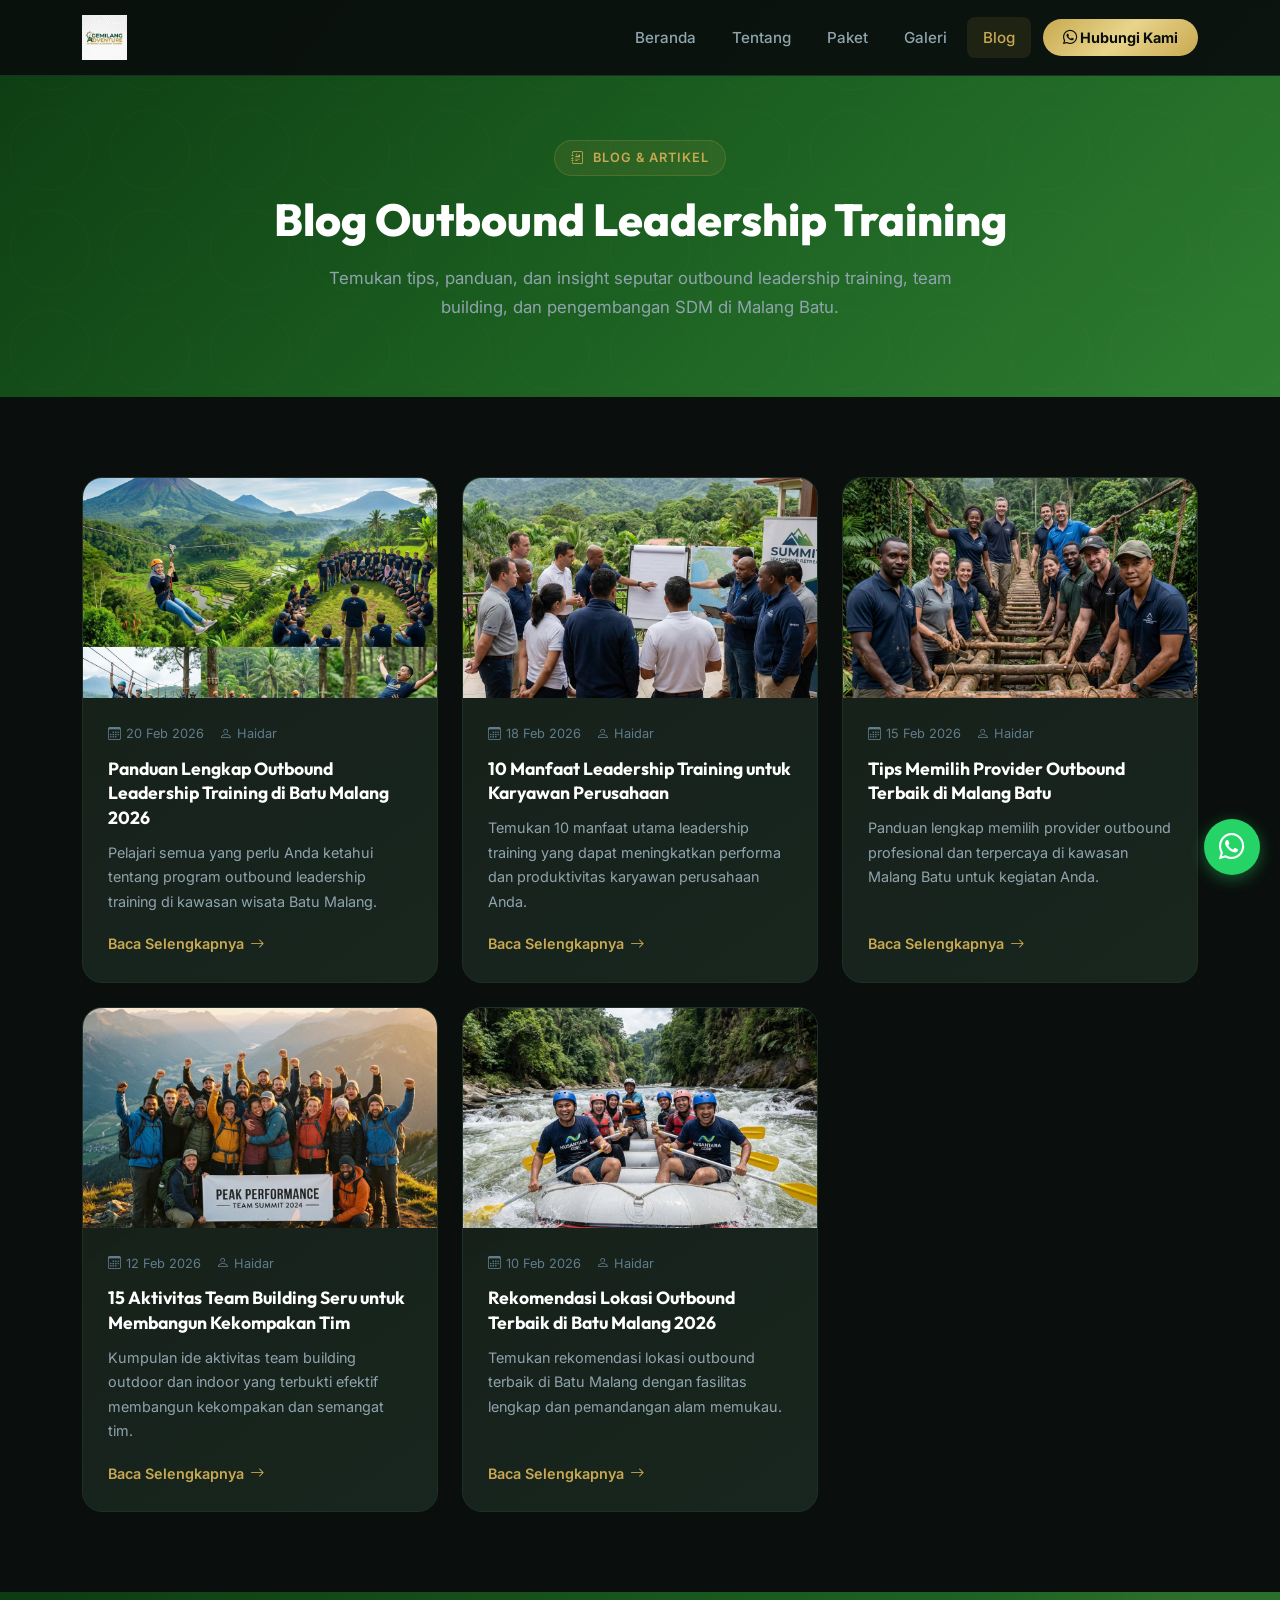
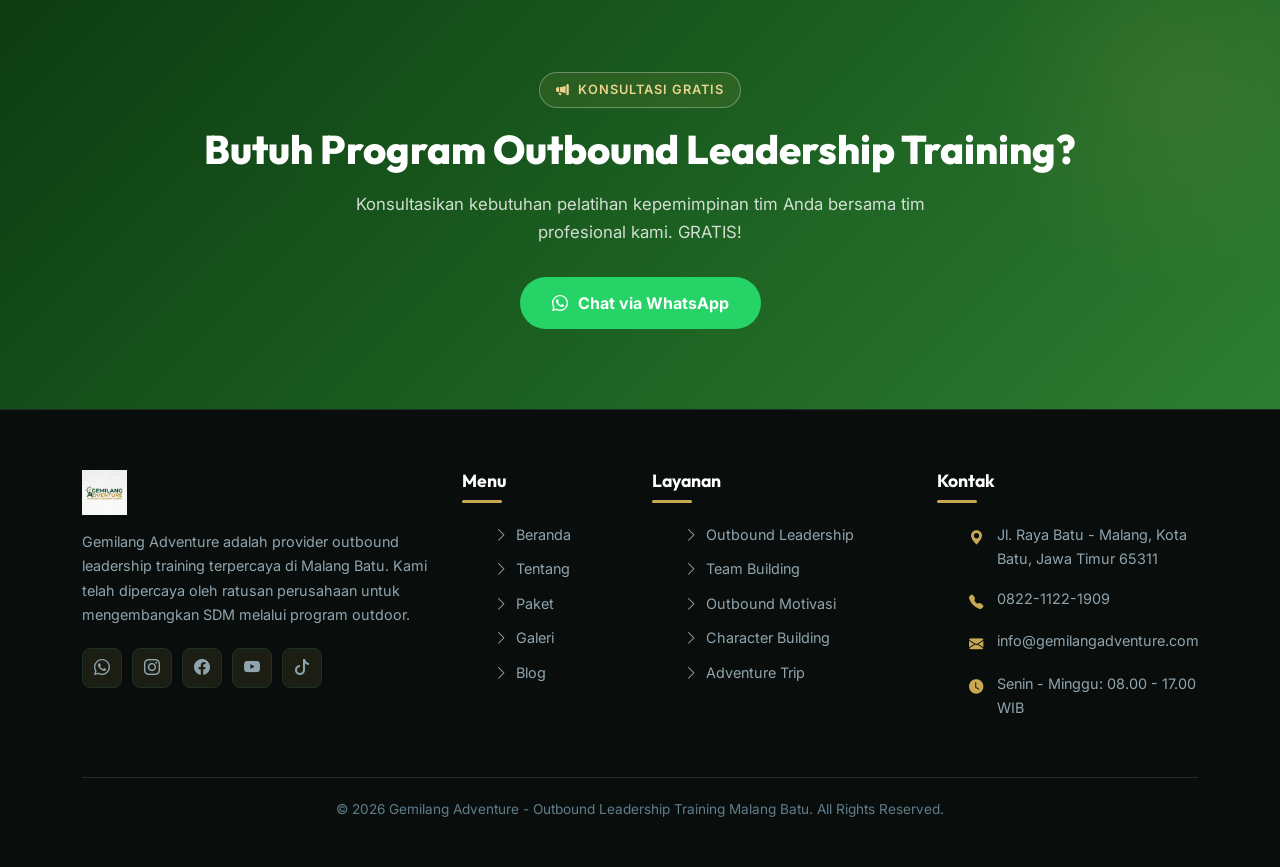
<file: blog.html>
<!DOCTYPE html>
<html lang="id">

<head>
    <meta charset="UTF-8">
    <meta name="viewport" content="width=device-width, initial-scale=1.0, maximum-scale=5.0">
    <meta http-equiv="X-UA-Compatible" content="IE=edge">

    <!-- SEO Meta Tags -->
    <title>Blog Outbound Leadership Training Malang Batu | Gemilang Adventure</title>
    <meta name="description"
        content="Baca artikel dan tips seputar outbound leadership training di Malang Batu. Panduan lengkap team building, pelatihan kepemimpinan, dan kegiatan outbound terbaik.">
    <meta name="keywords"
        content="blog outbound leadership training, tips team building, panduan outbound malang batu, artikel leadership training, outbound perusahaan, manfaat outbound, kegiatan outbound batu malang">
    <meta name="author" content="haidar">
    <meta name="robots" content="index, follow, max-snippet:-1, max-image-preview:large, max-video-preview:-1">
    <link rel="canonical" href="https://gemilangadventure.com/blog.html">

    <!-- Open Graph -->
    <meta property="og:type" content="website">
    <meta property="og:title" content="Blog Outbound Leadership Training | Gemilang Adventure">
    <meta property="og:description"
        content="Baca artikel dan tips seputar outbound leadership training di Malang Batu.">
    <meta property="og:image" content="https://gemilangadventure.com/img/hero-banner.png">
    <meta property="og:url" content="https://gemilangadventure.com/blog.html">
    <meta property="og:site_name" content="Gemilang Adventure">
    <meta property="og:locale" content="id_ID">

    <!-- Twitter Card -->
    <meta name="twitter:card" content="summary_large_image">
    <meta name="twitter:title" content="Blog Outbound Leadership Training | Gemilang Adventure">
    <meta name="twitter:description"
        content="Baca artikel dan tips seputar outbound leadership training di Malang Batu.">
    <meta name="twitter:image" content="https://gemilangadventure.com/img/hero-banner.png">

    <!-- Favicon -->
    <link rel="icon" type="image/png" href="img/logo.png">
    <link rel="apple-touch-icon" href="img/logo.png">

    <!-- Bootstrap 5 CSS -->
    <link href="https://cdn.jsdelivr.net/npm/bootstrap@5.3.3/dist/css/bootstrap.min.css" rel="stylesheet">
    <link href="https://cdn.jsdelivr.net/npm/bootstrap-icons@1.11.3/font/bootstrap-icons.min.css" rel="stylesheet">
    <link href="style.css" rel="stylesheet">

    <!-- Schema.org -->
    <script type="application/ld+json">
  {
    "@context": "https://schema.org",
    "@type": "Blog",
    "name": "Blog Gemilang Adventure - Outbound Leadership Training",
    "description": "Artikel dan tips seputar outbound leadership training di Malang Batu",
    "url": "https://gemilangadventure.com/blog.html",
    "publisher": {
      "@type": "Organization",
      "name": "Gemilang Adventure",
      "logo": {
        "@type": "ImageObject",
        "url": "https://gemilangadventure.com/img/logo.png"
      }
    }
  }
  </script>
</head>

<body>

    <!-- ====== NAVBAR ====== -->
    <nav class="navbar navbar-expand-lg navbar-dark navbar-custom fixed-top" id="mainNavbar">
        <div class="container">
            <a class="navbar-brand" href="index.html">
                <img src="img/logo.png" alt="Gemilang Adventure - Outbound Leadership Training Malang Batu"
                    loading="eager">
            </a>
            <button class="navbar-toggler" type="button" data-bs-toggle="collapse" data-bs-target="#navbarNav"
                aria-controls="navbarNav" aria-expanded="false" aria-label="Toggle navigation">
                <span class="navbar-toggler-icon"></span>
            </button>
            <div class="collapse navbar-collapse" id="navbarNav">
                <ul class="navbar-nav ms-auto align-items-lg-center gap-1">
                    <li class="nav-item">
                        <a class="nav-link" href="index.html">Beranda</a>
                    </li>
                    <li class="nav-item">
                        <a class="nav-link" href="index.html#tentang">Tentang</a>
                    </li>
                    <li class="nav-item">
                        <a class="nav-link" href="index.html#paket">Paket</a>
                    </li>
                    <li class="nav-item">
                        <a class="nav-link" href="index.html#galeri">Galeri</a>
                    </li>
                    <li class="nav-item">
                        <a class="nav-link active" href="blog.html">Blog</a>
                    </li>
                    <li class="nav-item ms-lg-2">
                        <a class="btn btn-cta-nav"
                            href="https://wa.me/6282211221909?text=Halo%20Gemilang%20Adventure,%20saya%20ingin%20bertanya%20tentang%20outbound%20leadership%20training"
                            target="_blank" rel="noopener">
                            <i class="bi bi-whatsapp"></i> Hubungi Kami
                        </a>
                    </li>
                </ul>
            </div>
        </div>
    </nav>

    <!-- ====== BLOG HERO ====== -->
    <section class="blog-hero">
        <div class="container position-relative" style="z-index:1;">
            <div class="text-center">
                <span class="section-badge">
                    <i class="bi bi-journal-richtext"></i> Blog & Artikel
                </span>
                <h1 class="section-title text-white">Blog Outbound Leadership Training</h1>
                <p class="section-subtitle mx-auto text-center">Temukan tips, panduan, dan insight seputar outbound
                    leadership training, team building, dan pengembangan SDM di Malang Batu.</p>
            </div>
        </div>
    </section>

    <!-- ====== BLOG LIST ====== -->
    <section class="section-padding" style="background: var(--dark);">
        <div class="container">
            <div class="row g-4">
                <!-- Blog 1 -->
                <div class="col-lg-4 col-md-6 animate-on-scroll">
                    <div class="blog-card">
                        <div class="blog-card-img">
                            <img src="img/hero-banner.png"
                                alt="Panduan Lengkap Outbound Leadership Training di Batu Malang" loading="lazy">
                        </div>
                        <div class="blog-card-body">
                            <div class="blog-card-meta">
                                <span><i class="bi bi-calendar3"></i> 20 Feb 2026</span>
                                <span><i class="bi bi-person"></i> Haidar</span>
                            </div>
                            <h5>Panduan Lengkap Outbound Leadership Training di Batu Malang 2026</h5>
                            <p>Pelajari semua yang perlu Anda ketahui tentang program outbound leadership training di
                                kawasan wisata Batu Malang.</p>
                            <a href="panduan-lengkap-outbound-leadership-training-batu-malang.html"
                                class="blog-read-more">
                                Baca Selengkapnya <i class="bi bi-arrow-right"></i>
                            </a>
                        </div>
                    </div>
                </div>
                <!-- Blog 2 -->
                <div class="col-lg-4 col-md-6 animate-on-scroll">
                    <div class="blog-card">
                        <div class="blog-card-img">
                            <img src="img/blog-leadership.png"
                                alt="Manfaat Leadership Training untuk Karyawan Perusahaan" loading="lazy">
                        </div>
                        <div class="blog-card-body">
                            <div class="blog-card-meta">
                                <span><i class="bi bi-calendar3"></i> 18 Feb 2026</span>
                                <span><i class="bi bi-person"></i> Haidar</span>
                            </div>
                            <h5>10 Manfaat Leadership Training untuk Karyawan Perusahaan</h5>
                            <p>Temukan 10 manfaat utama leadership training yang dapat meningkatkan performa dan
                                produktivitas karyawan perusahaan Anda.</p>
                            <a href="manfaat-leadership-training-untuk-karyawan-perusahaan.html" class="blog-read-more">
                                Baca Selengkapnya <i class="bi bi-arrow-right"></i>
                            </a>
                        </div>
                    </div>
                </div>
                <!-- Blog 3 -->
                <div class="col-lg-4 col-md-6 animate-on-scroll">
                    <div class="blog-card">
                        <div class="blog-card-img">
                            <img src="img/blog-teamwork.png" alt="Tips Memilih Provider Outbound Terbaik di Malang"
                                loading="lazy">
                        </div>
                        <div class="blog-card-body">
                            <div class="blog-card-meta">
                                <span><i class="bi bi-calendar3"></i> 15 Feb 2026</span>
                                <span><i class="bi bi-person"></i> Haidar</span>
                            </div>
                            <h5>Tips Memilih Provider Outbound Terbaik di Malang Batu</h5>
                            <p>Panduan lengkap memilih provider outbound profesional dan terpercaya di kawasan Malang
                                Batu untuk kegiatan Anda.</p>
                            <a href="tips-memilih-provider-outbound-terbaik-malang-batu.html" class="blog-read-more">
                                Baca Selengkapnya <i class="bi bi-arrow-right"></i>
                            </a>
                        </div>
                    </div>
                </div>
                <!-- Blog 4 -->
                <div class="col-lg-4 col-md-6 animate-on-scroll">
                    <div class="blog-card">
                        <div class="blog-card-img">
                            <img src="img/blog-motivation.png"
                                alt="Aktivitas Team Building Seru untuk Membangun Kekompakan Tim" loading="lazy">
                        </div>
                        <div class="blog-card-body">
                            <div class="blog-card-meta">
                                <span><i class="bi bi-calendar3"></i> 12 Feb 2026</span>
                                <span><i class="bi bi-person"></i> Haidar</span>
                            </div>
                            <h5>15 Aktivitas Team Building Seru untuk Membangun Kekompakan Tim</h5>
                            <p>Kumpulan ide aktivitas team building outdoor dan indoor yang terbukti efektif membangun
                                kekompakan dan semangat tim.</p>
                            <a href="aktivitas-team-building-seru-membangun-kekompakan-tim.html" class="blog-read-more">
                                Baca Selengkapnya <i class="bi bi-arrow-right"></i>
                            </a>
                        </div>
                    </div>
                </div>
                <!-- Blog 5 -->
                <div class="col-lg-4 col-md-6 animate-on-scroll">
                    <div class="blog-card">
                        <div class="blog-card-img">
                            <img src="img/blog-rafting.png" alt="Rekomendasi Lokasi Outbound Terbaik di Batu Malang"
                                loading="lazy">
                        </div>
                        <div class="blog-card-body">
                            <div class="blog-card-meta">
                                <span><i class="bi bi-calendar3"></i> 10 Feb 2026</span>
                                <span><i class="bi bi-person"></i> Haidar</span>
                            </div>
                            <h5>Rekomendasi Lokasi Outbound Terbaik di Batu Malang 2026</h5>
                            <p>Temukan rekomendasi lokasi outbound terbaik di Batu Malang dengan fasilitas lengkap dan
                                pemandangan alam memukau.</p>
                            <a href="rekomendasi-lokasi-outbound-terbaik-batu-malang.html" class="blog-read-more">
                                Baca Selengkapnya <i class="bi bi-arrow-right"></i>
                            </a>
                        </div>
                    </div>
                </div>
            </div>
        </div>
    </section>

    <!-- ====== CTA SECTION ====== -->
    <section class="cta-section section-padding">
        <div class="container">
            <div class="cta-content animate-on-scroll">
                <span class="section-badge" style="border-color: rgba(255,255,255,0.3); color: var(--accent-light);">
                    <i class="bi bi-megaphone-fill"></i> Konsultasi Gratis
                </span>
                <h2 class="cta-title">Butuh Program Outbound Leadership Training?</h2>
                <p class="cta-desc">Konsultasikan kebutuhan pelatihan kepemimpinan tim Anda bersama tim profesional
                    kami. GRATIS!</p>
                <a href="https://wa.me/6282211221909?text=Halo%20Gemilang%20Adventure,%20saya%20ingin%20konsultasi%20tentang%20outbound%20leadership%20training"
                    class="btn btn-wa" target="_blank" rel="noopener">
                    <i class="bi bi-whatsapp"></i> Chat via WhatsApp
                </a>
            </div>
        </div>
    </section>

    <!-- ====== FOOTER ====== -->
    <footer class="footer">
        <div class="container">
            <div class="row g-4">
                <div class="col-lg-4 col-md-6">
                    <div class="footer-brand">
                        <img src="img/logo.png" alt="Gemilang Adventure Logo" loading="lazy">
                        <p>Gemilang Adventure adalah provider outbound leadership training terpercaya di Malang Batu.
                            Kami telah dipercaya oleh ratusan perusahaan untuk mengembangkan SDM melalui program
                            outdoor.</p>
                    </div>
                    <div class="footer-social">
                        <a href="https://wa.me/6282211221909" target="_blank" rel="noopener" aria-label="WhatsApp"><i
                                class="bi bi-whatsapp"></i></a>
                        <a href="#" aria-label="Instagram"><i class="bi bi-instagram"></i></a>
                        <a href="#" aria-label="Facebook"><i class="bi bi-facebook"></i></a>
                        <a href="#" aria-label="YouTube"><i class="bi bi-youtube"></i></a>
                        <a href="#" aria-label="TikTok"><i class="bi bi-tiktok"></i></a>
                    </div>
                </div>
                <div class="col-lg-2 col-md-6">
                    <h5 class="footer-title">Menu</h5>
                    <ul class="footer-links">
                        <li><a href="index.html"><i class="bi bi-chevron-right"></i> Beranda</a></li>
                        <li><a href="index.html#tentang"><i class="bi bi-chevron-right"></i> Tentang</a></li>
                        <li><a href="index.html#paket"><i class="bi bi-chevron-right"></i> Paket</a></li>
                        <li><a href="index.html#galeri"><i class="bi bi-chevron-right"></i> Galeri</a></li>
                        <li><a href="blog.html"><i class="bi bi-chevron-right"></i> Blog</a></li>
                    </ul>
                </div>
                <div class="col-lg-3 col-md-6">
                    <h5 class="footer-title">Layanan</h5>
                    <ul class="footer-links">
                        <li><a href="index.html#paket"><i class="bi bi-chevron-right"></i> Outbound Leadership</a></li>
                        <li><a href="index.html#paket"><i class="bi bi-chevron-right"></i> Team Building</a></li>
                        <li><a href="index.html#paket"><i class="bi bi-chevron-right"></i> Outbound Motivasi</a></li>
                        <li><a href="index.html#paket"><i class="bi bi-chevron-right"></i> Character Building</a></li>
                        <li><a href="index.html#paket"><i class="bi bi-chevron-right"></i> Adventure Trip</a></li>
                    </ul>
                </div>
                <div class="col-lg-3 col-md-6">
                    <h5 class="footer-title">Kontak</h5>
                    <ul class="footer-contact">
                        <li><i class="bi bi-geo-alt-fill"></i><span>Jl. Raya Batu - Malang, Kota Batu, Jawa Timur
                                65311</span></li>
                        <li><i class="bi bi-telephone-fill"></i><span>0822-1122-1909</span></li>
                        <li><i class="bi bi-envelope-fill"></i><span>info@gemilangadventure.com</span></li>
                        <li><i class="bi bi-clock-fill"></i><span>Senin - Minggu: 08.00 - 17.00 WIB</span></li>
                    </ul>
                </div>
            </div>
            <div class="footer-bottom">
                <p>&copy; 2026 Gemilang Adventure - Outbound Leadership Training Malang Batu. All Rights Reserved.</p>
            </div>
        </div>
    </footer>

    <!-- ====== FLOATING WHATSAPP ====== -->
    <div class="floating-wa">
        <a href="https://wa.me/6282211221909?text=Halo%20Gemilang%20Adventure,%20saya%20ingin%20bertanya%20tentang%20outbound%20leadership%20training"
            class="floating-wa-btn" target="_blank" rel="noopener" aria-label="Chat WhatsApp" id="floatingWa">
            <i class="bi bi-whatsapp"></i>
        </a>
    </div>

    <!-- ====== SCROLL TOP BUTTON ====== -->
    <button class="scroll-top-btn" id="scrollTopBtn" aria-label="Scroll to top">
        <i class="bi bi-chevron-up"></i>
    </button>

    <!-- Bootstrap 5 JS -->
    <script src="https://cdn.jsdelivr.net/npm/bootstrap@5.3.3/dist/js/bootstrap.bundle.min.js"></script>

    <script>
        // Navbar scroll
        window.addEventListener('scroll', function () {
            const navbar = document.getElementById('mainNavbar');
            if (window.scrollY > 50) {
                navbar.classList.add('scrolled');
            } else {
                navbar.classList.remove('scrolled');
            }
        });

        // Scroll top
        const scrollTopBtn = document.getElementById('scrollTopBtn');
        window.addEventListener('scroll', function () {
            if (window.scrollY > 400) {
                scrollTopBtn.classList.add('show');
            } else {
                scrollTopBtn.classList.remove('show');
            }
        });
        scrollTopBtn.addEventListener('click', function () {
            window.scrollTo({ top: 0, behavior: 'smooth' });
        });

        // Animate on scroll
        const observer = new IntersectionObserver(function (entries) {
            entries.forEach(entry => {
                if (entry.isIntersecting) {
                    entry.target.classList.add('animated');
                    observer.unobserve(entry.target);
                }
            });
        }, { threshold: 0.1, rootMargin: '0px 0px -50px 0px' });

        document.querySelectorAll('.animate-on-scroll').forEach(el => observer.observe(el));

        // Close mobile navbar
        document.querySelectorAll('.navbar-nav .nav-link:not(.btn-cta-nav)').forEach(link => {
            link.addEventListener('click', function () {
                const navbarCollapse = document.getElementById('navbarNav');
                if (navbarCollapse.classList.contains('show')) {
                    new bootstrap.Collapse(navbarCollapse, { toggle: false }).hide();
                }
            });
        });
    </script>
</body>

</html>
</file>
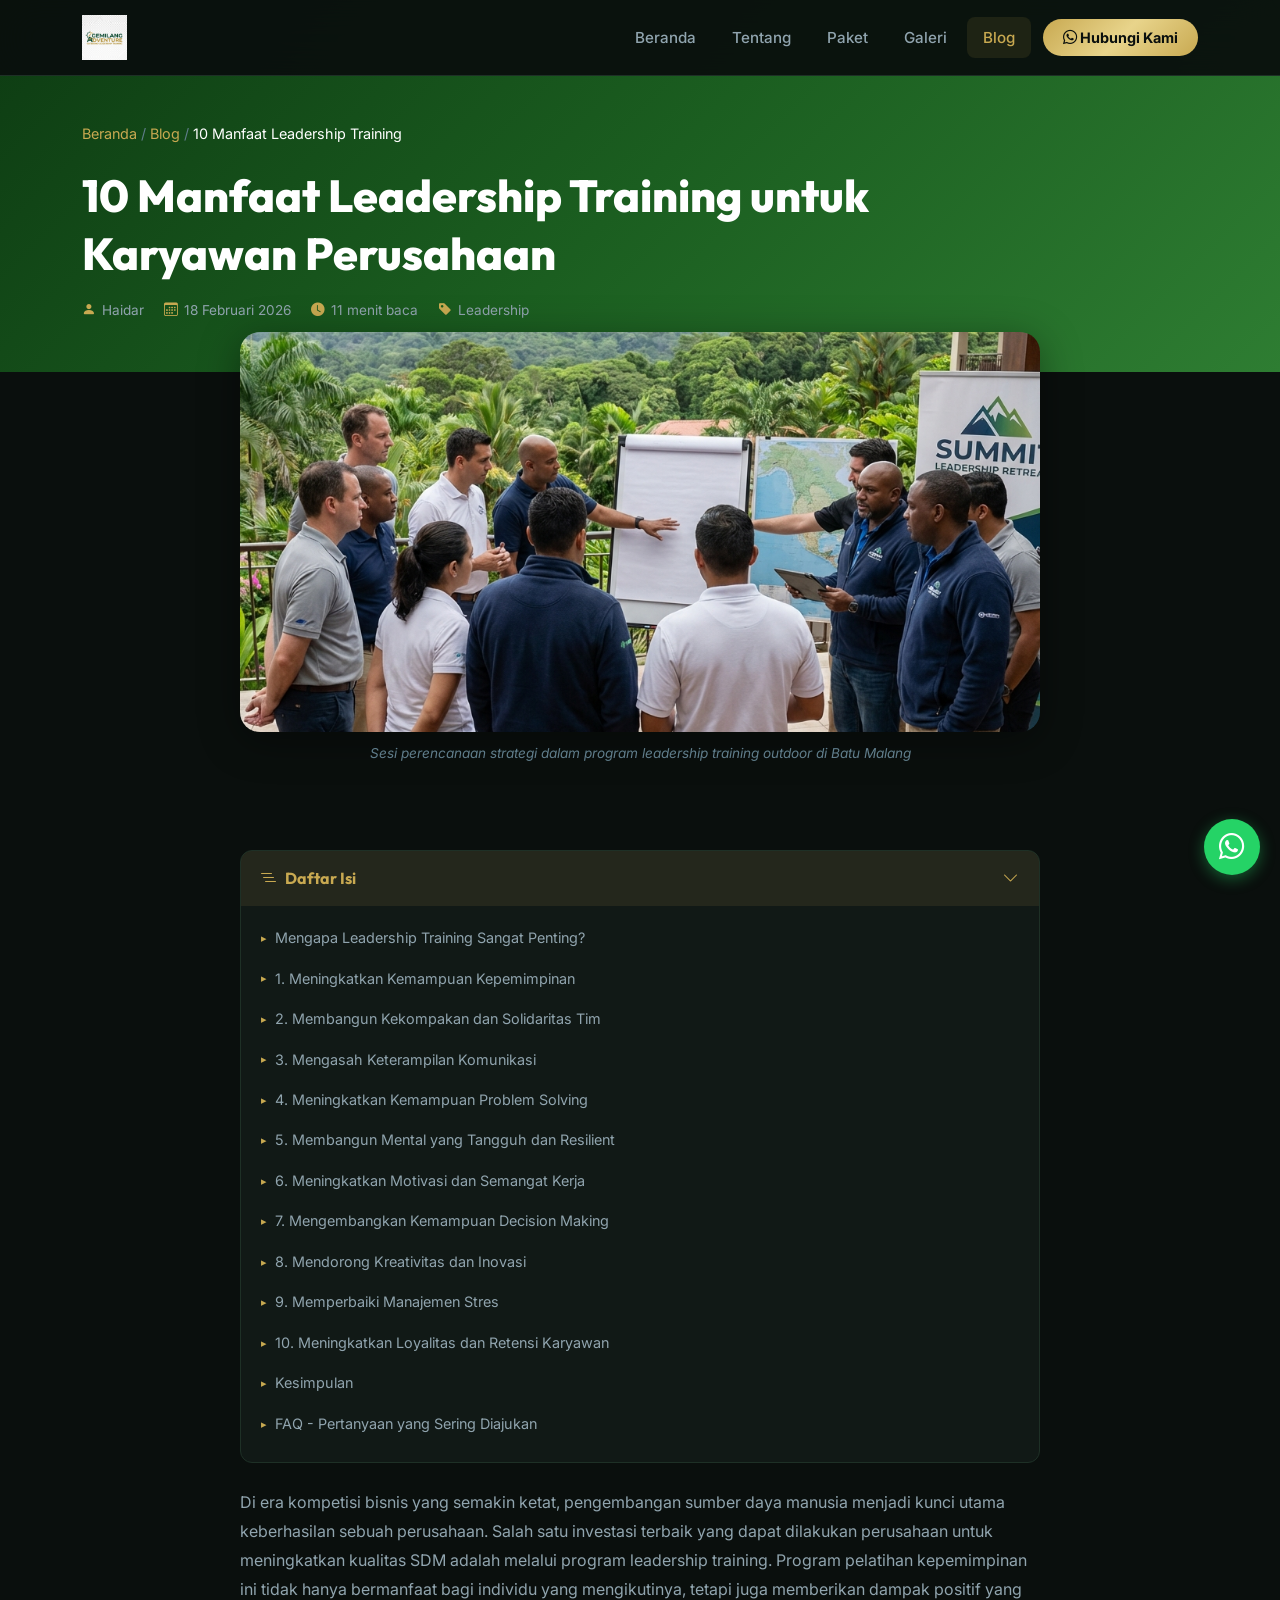
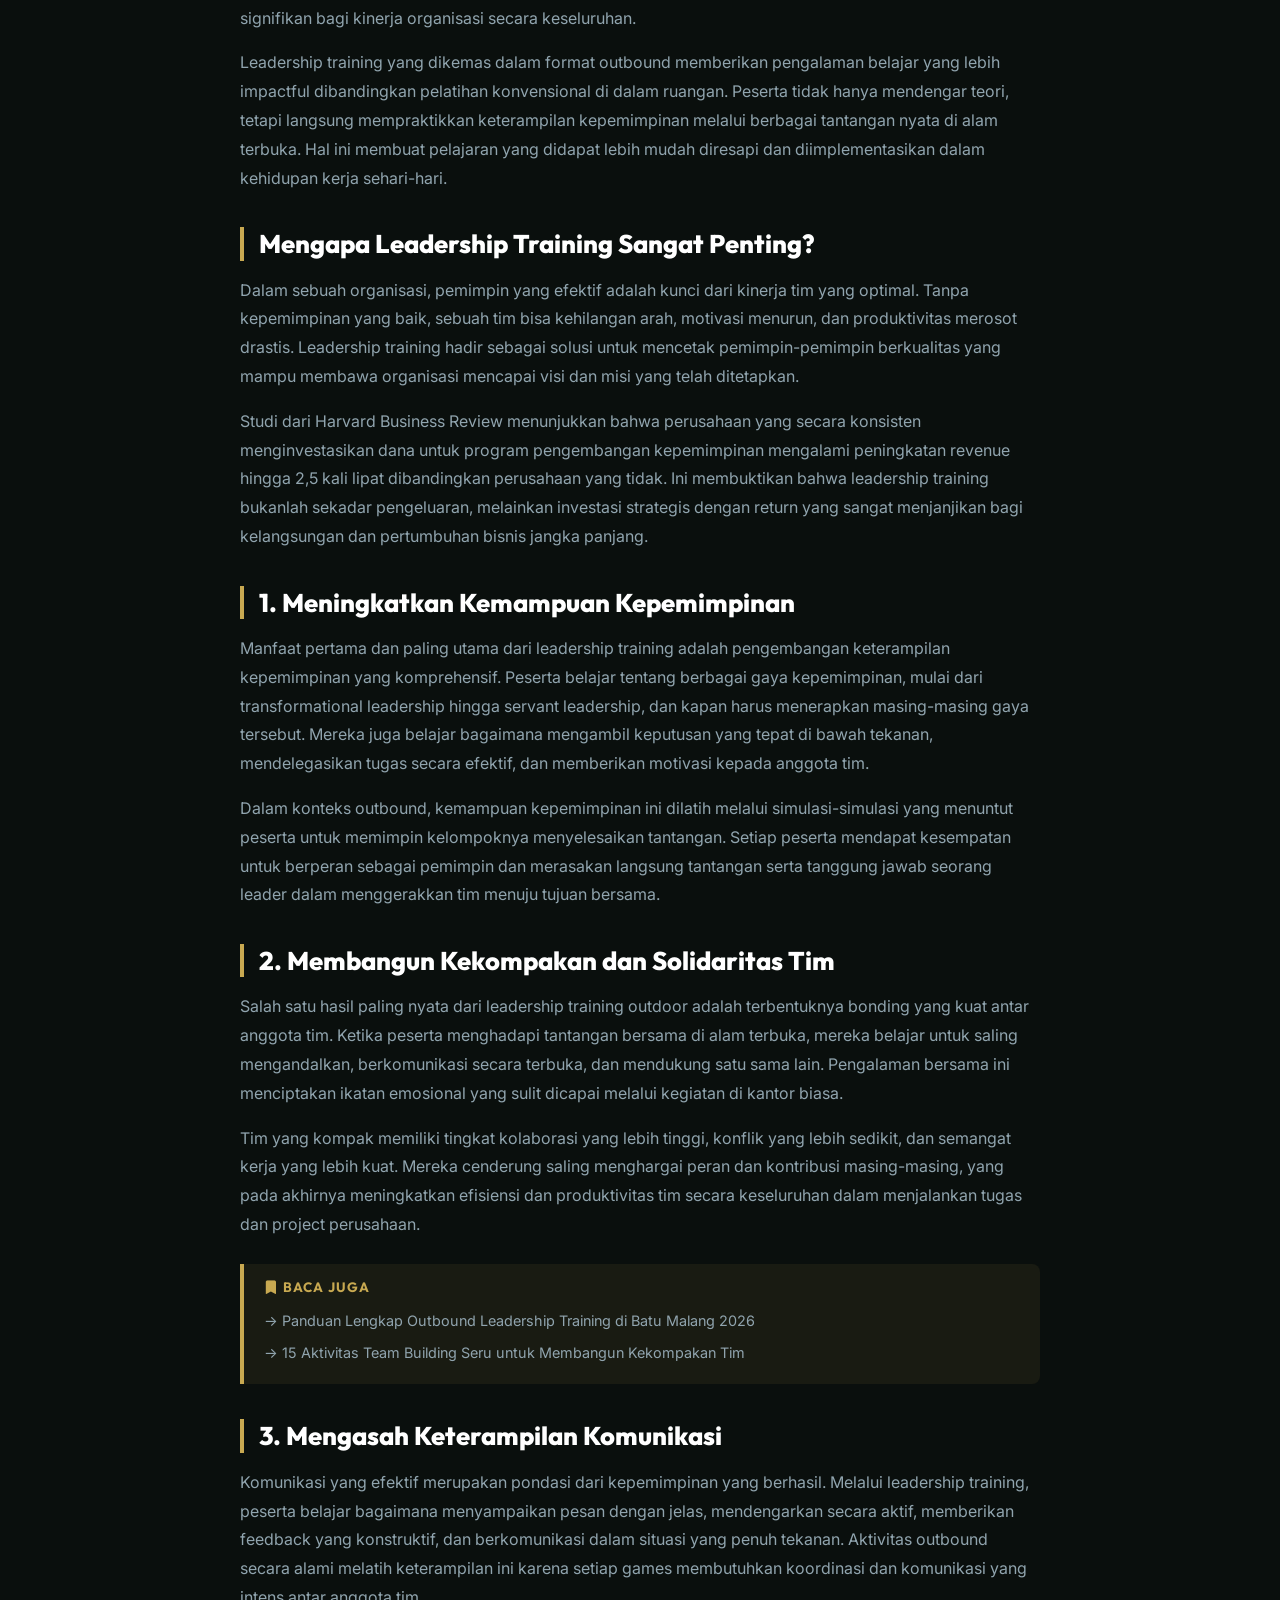
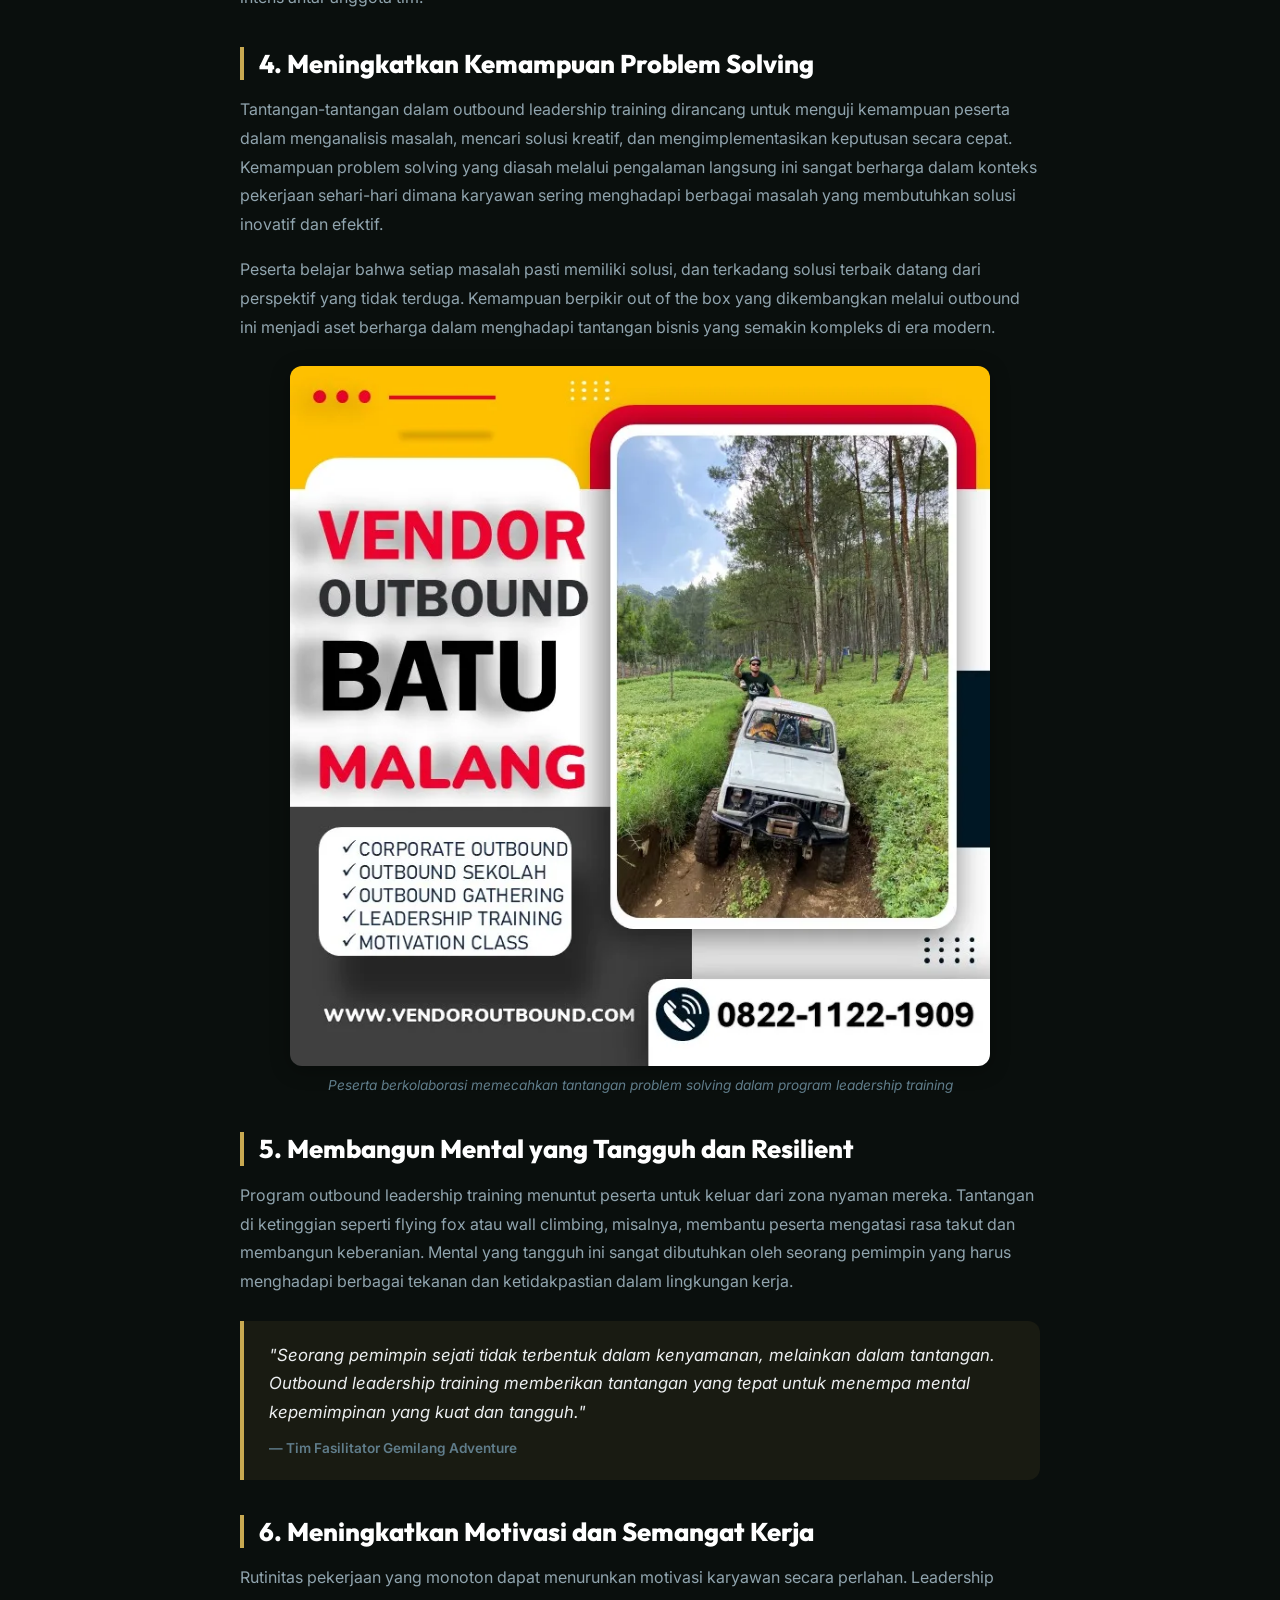
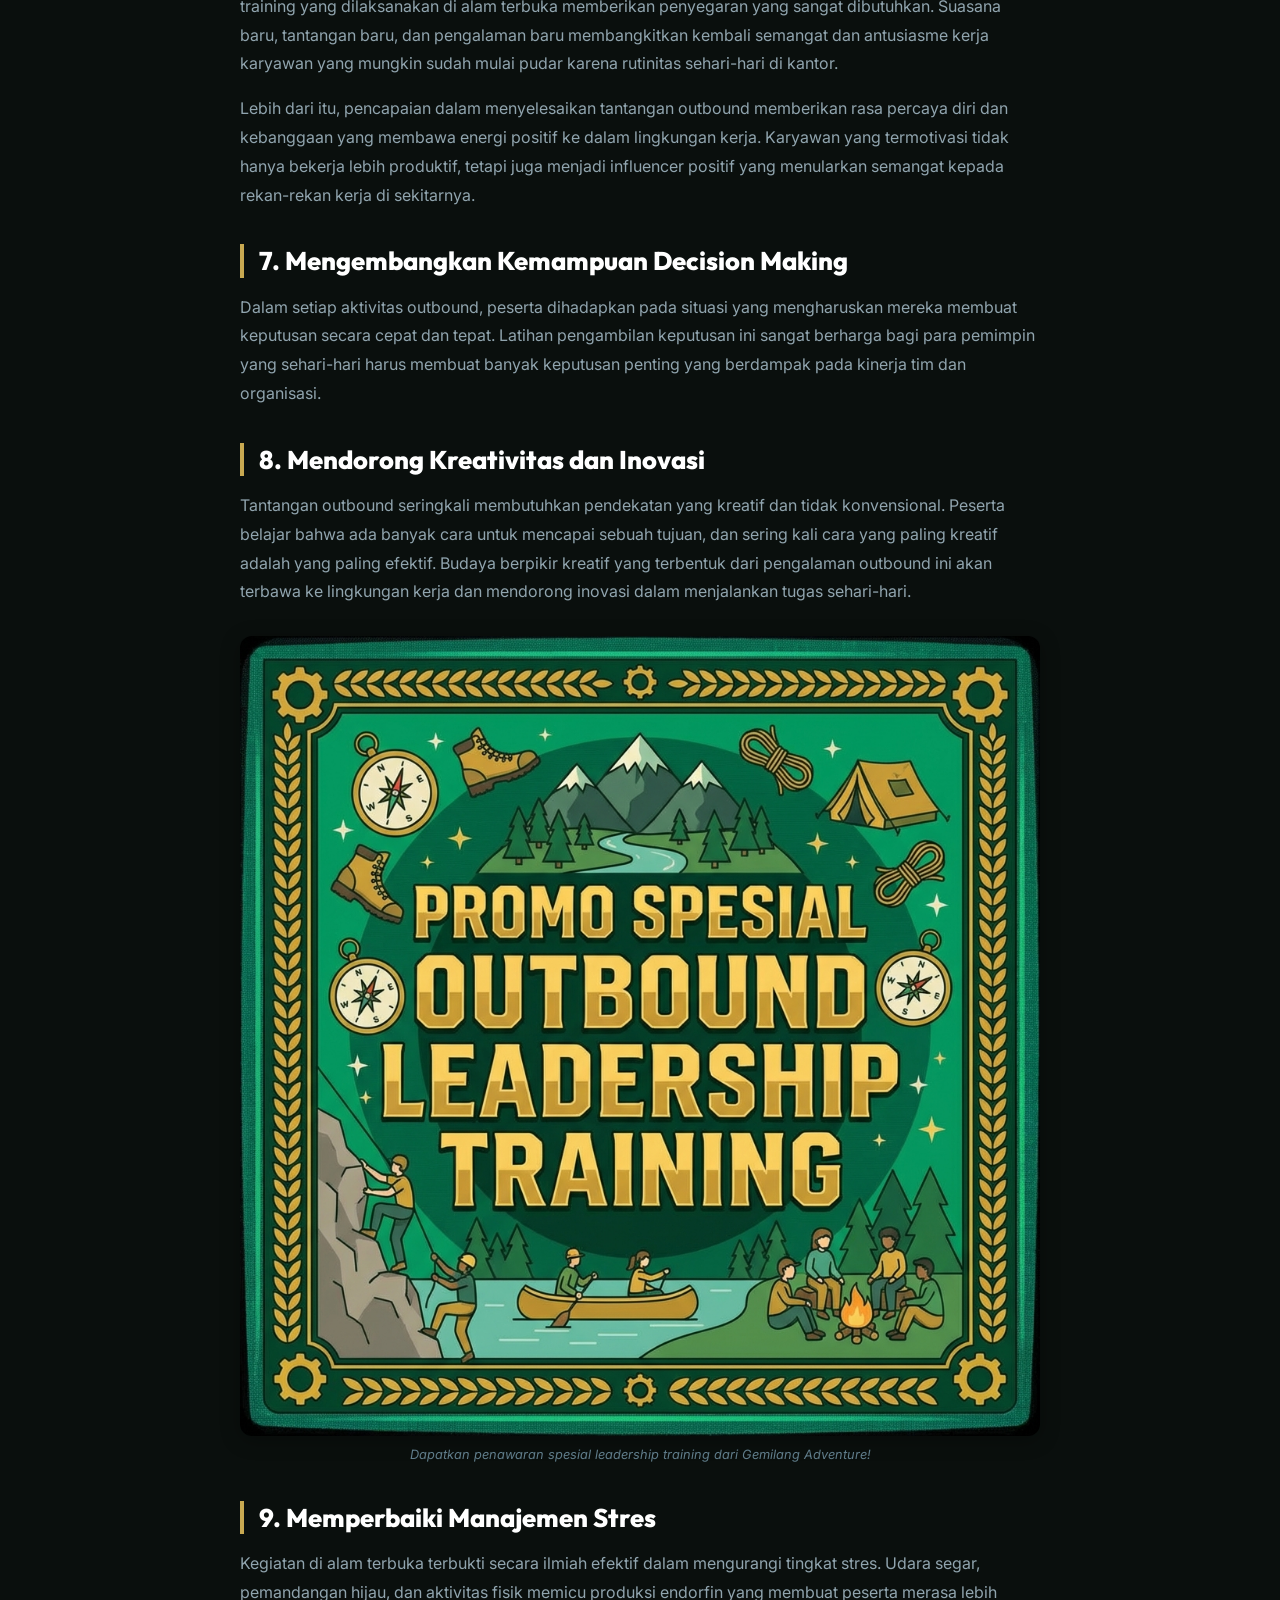
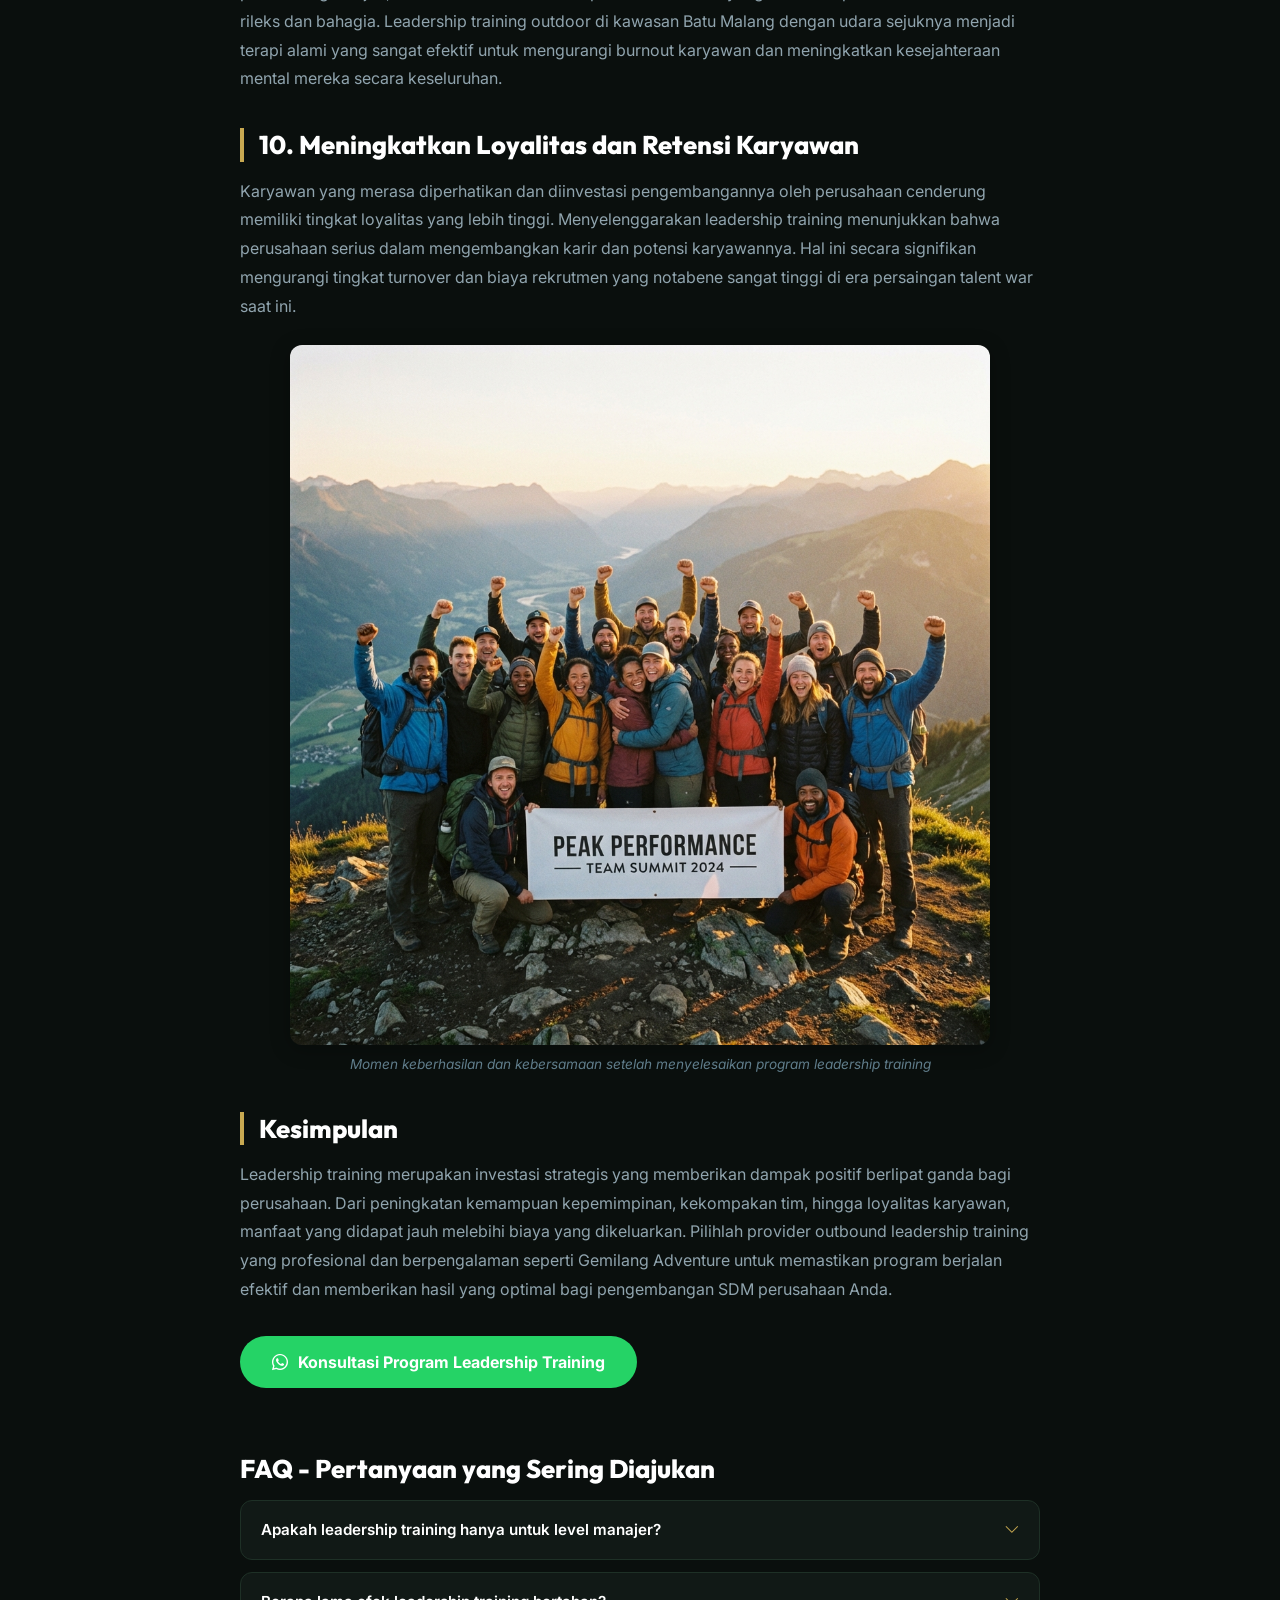
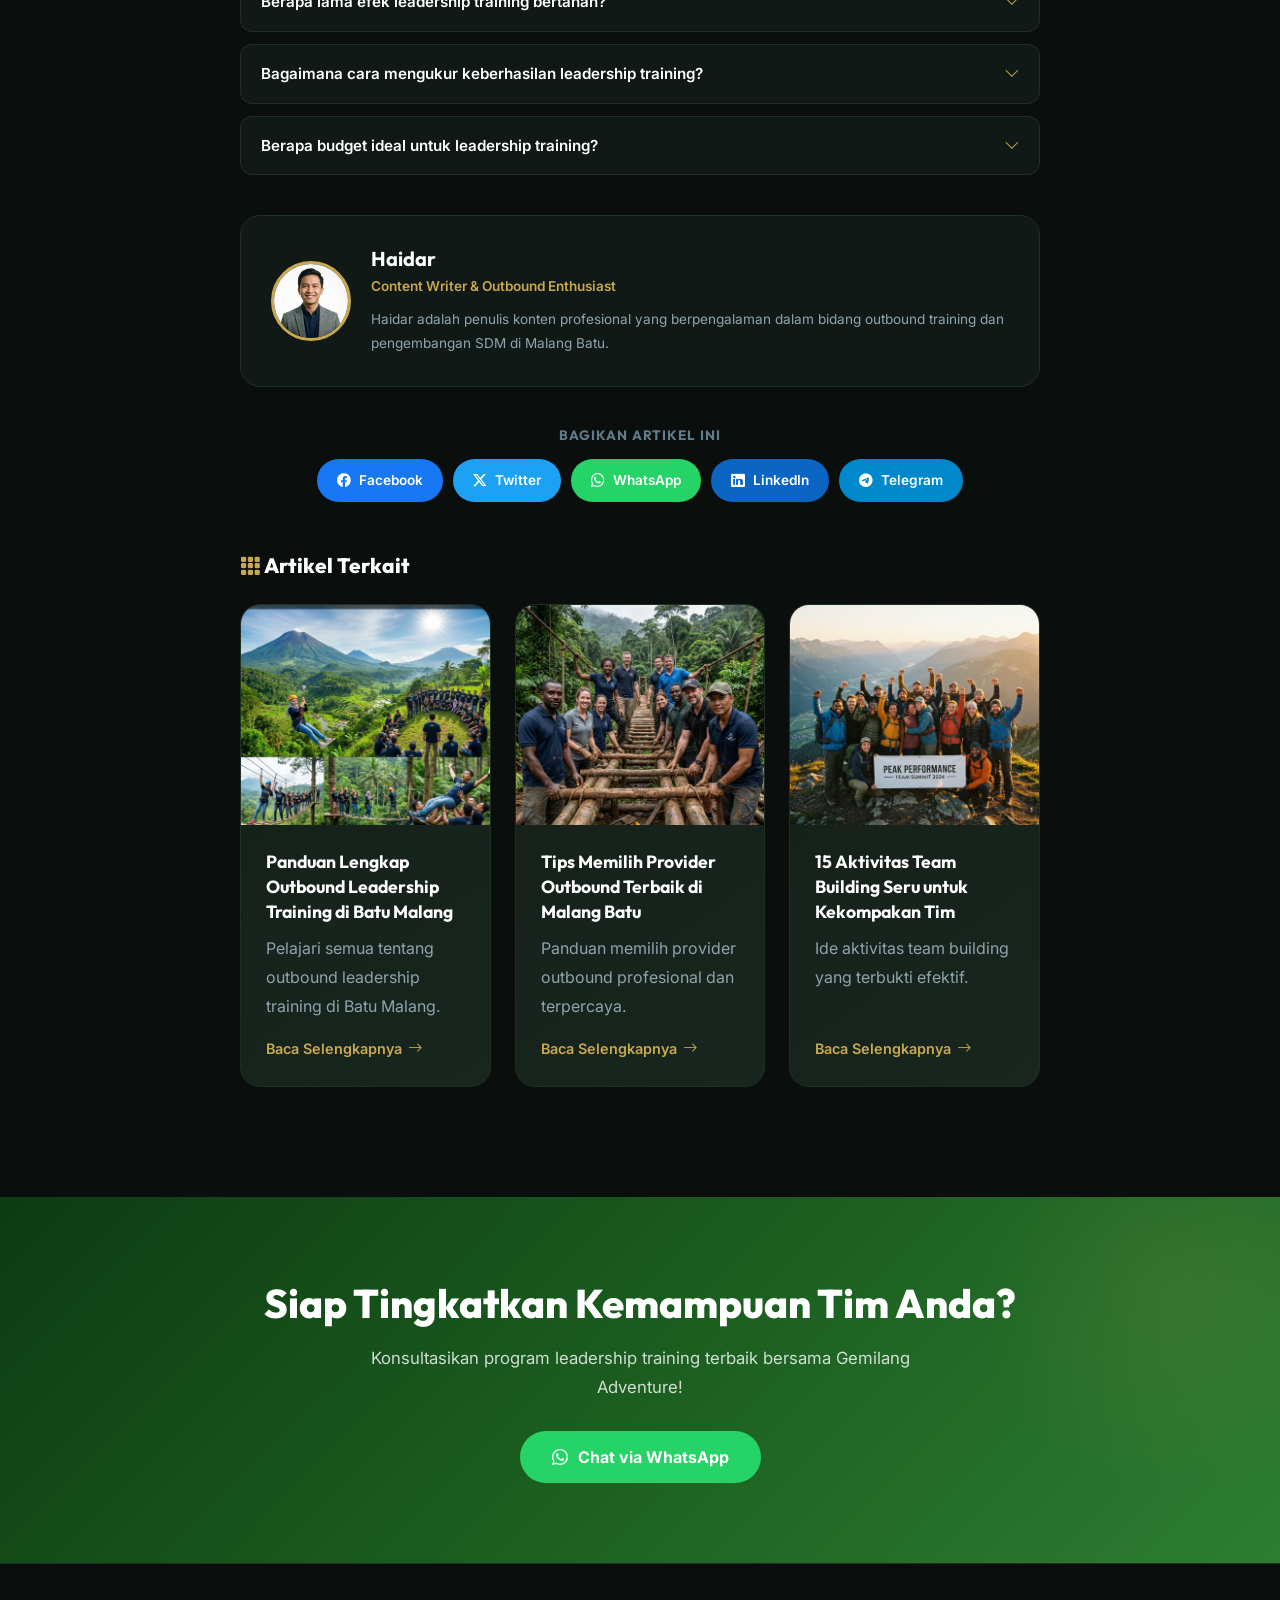
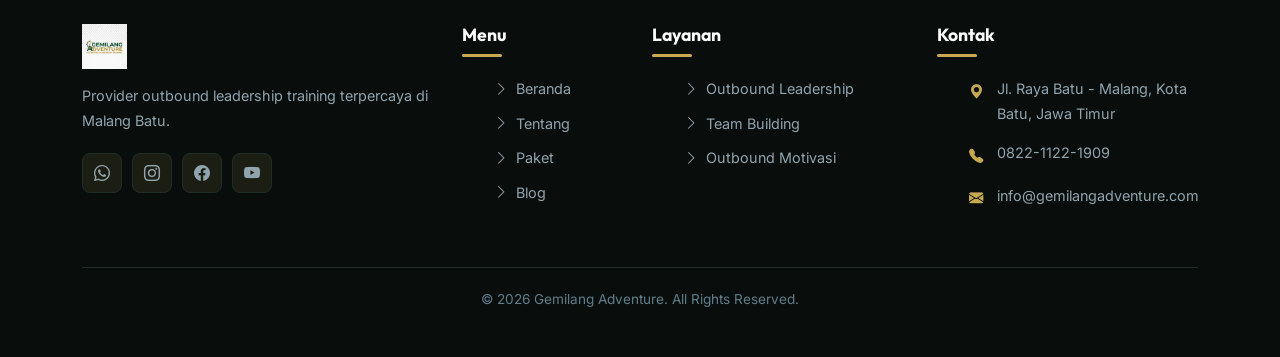
<file: manfaat-leadership-training-untuk-karyawan-perusahaan.html>
<!DOCTYPE html>
<html lang="id">

<head>
    <meta charset="UTF-8">
    <meta name="viewport" content="width=device-width, initial-scale=1.0, maximum-scale=5.0">
    <meta http-equiv="X-UA-Compatible" content="IE=edge">
    <title>10 Manfaat Leadership Training untuk Karyawan Perusahaan | Gemilang Adventure</title>
    <meta name="description"
        content="Temukan 10 manfaat leadership training untuk karyawan perusahaan. Pelajari bagaimana pelatihan kepemimpinan outdoor meningkatkan performa, produktivitas, dan kekompakan tim.">
    <meta name="keywords"
        content="manfaat leadership training, pelatihan kepemimpinan karyawan, leadership training perusahaan, manfaat outbound untuk karyawan, pengembangan SDM, training leadership malang">
    <meta name="author" content="haidar">
    <meta name="robots" content="index, follow, max-snippet:-1, max-image-preview:large, max-video-preview:-1">
    <link rel="canonical"
        href="https://gemilangadventure.com/manfaat-leadership-training-untuk-karyawan-perusahaan.html">
    <meta property="og:type" content="article">
    <meta property="og:title" content="10 Manfaat Leadership Training untuk Karyawan Perusahaan">
    <meta property="og:description"
        content="Temukan 10 manfaat utama leadership training yang meningkatkan performa karyawan.">
    <meta property="og:image" content="https://gemilangadventure.com/img/blog-leadership.png">
    <meta property="og:url"
        content="https://gemilangadventure.com/manfaat-leadership-training-untuk-karyawan-perusahaan.html">
    <meta property="og:site_name" content="Gemilang Adventure">
    <meta property="og:locale" content="id_ID">
    <meta property="article:published_time" content="2026-02-18T08:00:00+07:00">
    <meta property="article:author" content="Haidar">
    <meta name="twitter:card" content="summary_large_image">
    <meta name="twitter:title" content="10 Manfaat Leadership Training untuk Karyawan Perusahaan">
    <meta name="twitter:image" content="https://gemilangadventure.com/img/blog-leadership.png">
    <link rel="icon" type="image/png" href="img/logo.png">
    <link rel="apple-touch-icon" href="img/logo.png">
    <link href="https://cdn.jsdelivr.net/npm/bootstrap@5.3.3/dist/css/bootstrap.min.css" rel="stylesheet">
    <link href="https://cdn.jsdelivr.net/npm/bootstrap-icons@1.11.3/font/bootstrap-icons.min.css" rel="stylesheet">
    <link href="style.css" rel="stylesheet">
    <script type="application/ld+json">
  {
    "@context": "https://schema.org", "@type": "Article",
    "headline": "10 Manfaat Leadership Training untuk Karyawan Perusahaan",
    "image": "https://gemilangadventure.com/img/blog-leadership.png",
    "author": {"@type": "Person", "name": "Haidar"},
    "publisher": {"@type": "Organization", "name": "Gemilang Adventure", "logo": {"@type": "ImageObject", "url": "https://gemilangadventure.com/img/logo.png"}},
    "datePublished": "2026-02-18", "dateModified": "2026-02-24"
  }
  </script>
    <script type="application/ld+json">
  {
    "@context": "https://schema.org", "@type": "FAQPage",
    "mainEntity": [
      {"@type": "Question", "name": "Apakah leadership training hanya untuk level manajer?", "acceptedAnswer": {"@type": "Answer", "text": "Tidak. Leadership training bermanfaat untuk semua level karyawan, dari staf junior hingga senior executive. Setiap orang perlu mengembangkan jiwa kepemimpinan."}},
      {"@type": "Question", "name": "Berapa lama efek leadership training bertahan?", "acceptedAnswer": {"@type": "Answer", "text": "Efek leadership training dapat bertahan 6-12 bulan jika diikuti dengan follow-up program. Disarankan mengadakan training secara berkala minimal 1-2 kali setahun."}},
      {"@type": "Question", "name": "Bagaimana cara mengukur keberhasilan leadership training?", "acceptedAnswer": {"@type": "Answer", "text": "Keberhasilan dapat diukur melalui survei kepuasan peserta, assessment kompetensi sebelum dan sesudah training, serta peningkatan KPI tim dalam 3-6 bulan pasca training."}}
    ]
  }
  </script>
</head>

<body>

    <!-- NAVBAR -->
    <nav class="navbar navbar-expand-lg navbar-dark navbar-custom fixed-top" id="mainNavbar">
        <div class="container">
            <a class="navbar-brand" href="index.html"><img src="img/logo.png" alt="Gemilang Adventure"
                    loading="eager"></a>
            <button class="navbar-toggler" type="button" data-bs-toggle="collapse" data-bs-target="#navbarNav"><span
                    class="navbar-toggler-icon"></span></button>
            <div class="collapse navbar-collapse" id="navbarNav">
                <ul class="navbar-nav ms-auto align-items-lg-center gap-1">
                    <li class="nav-item"><a class="nav-link" href="index.html">Beranda</a></li>
                    <li class="nav-item"><a class="nav-link" href="index.html#tentang">Tentang</a></li>
                    <li class="nav-item"><a class="nav-link" href="index.html#paket">Paket</a></li>
                    <li class="nav-item"><a class="nav-link" href="index.html#galeri">Galeri</a></li>
                    <li class="nav-item"><a class="nav-link active" href="blog.html">Blog</a></li>
                    <li class="nav-item ms-lg-2"><a class="btn btn-cta-nav" href="https://wa.me/6282211221909"
                            target="_blank" rel="noopener"><i class="bi bi-whatsapp"></i> Hubungi Kami</a></li>
                </ul>
            </div>
        </div>
    </nav>

    <!-- ARTICLE HERO -->
    <section class="article-hero">
        <div class="container">
            <div class="article-breadcrumb">
                <a href="index.html">Beranda</a> <span> / </span> <a href="blog.html">Blog</a> <span> / </span> <span
                    class="text-white">10 Manfaat Leadership Training</span>
            </div>
            <h1 class="section-title text-white" style="max-width:800px;">10 Manfaat Leadership Training untuk Karyawan
                Perusahaan</h1>
            <div class="article-meta">
                <span><i class="bi bi-person-fill"></i> Haidar</span>
                <span><i class="bi bi-calendar3"></i> 18 Februari 2026</span>
                <span><i class="bi bi-clock-fill"></i> 11 menit baca</span>
                <span><i class="bi bi-tag-fill"></i> Leadership</span>
            </div>
        </div>
    </section>

    <!-- MAIN IMAGE -->
    <div class="container">
        <figure class="article-main-img">
            <img src="img/blog-leadership.png"
                alt="10 Manfaat Leadership Training untuk Karyawan Perusahaan - Sesi perencanaan strategi outbound"
                loading="eager">
            <figcaption>Sesi perencanaan strategi dalam program leadership training outdoor di Batu Malang</figcaption>
        </figure>
    </div>

    <!-- ARTICLE CONTENT -->
    <section class="article-content-section">
        <div class="container">
            <div class="article-body">

                <!-- TOC -->
                <div class="toc-container">
                    <div class="toc-header" id="tocHeader">
                        <h5><i class="bi bi-list-nested"></i> Daftar Isi</h5>
                        <i class="bi bi-chevron-down toggle-icon"></i>
                    </div>
                    <div class="toc-body" id="tocBody">
                        <ul id="tocList"></ul>
                    </div>
                </div>

                <p>Di era kompetisi bisnis yang semakin ketat, pengembangan sumber daya manusia menjadi kunci utama
                    keberhasilan sebuah perusahaan. Salah satu investasi terbaik yang dapat dilakukan perusahaan untuk
                    meningkatkan kualitas SDM adalah melalui program leadership training. Program pelatihan kepemimpinan
                    ini tidak hanya bermanfaat bagi individu yang mengikutinya, tetapi juga memberikan dampak positif
                    yang signifikan bagi kinerja organisasi secara keseluruhan.</p>

                <p>Leadership training yang dikemas dalam format outbound memberikan pengalaman belajar yang lebih
                    impactful dibandingkan pelatihan konvensional di dalam ruangan. Peserta tidak hanya mendengar teori,
                    tetapi langsung mempraktikkan keterampilan kepemimpinan melalui berbagai tantangan nyata di alam
                    terbuka. Hal ini membuat pelajaran yang didapat lebih mudah diresapi dan diimplementasikan dalam
                    kehidupan kerja sehari-hari.</p>

                <h2 id="pentingnya-leadership-training">Mengapa Leadership Training Sangat Penting?</h2>

                <p>Dalam sebuah organisasi, pemimpin yang efektif adalah kunci dari kinerja tim yang optimal. Tanpa
                    kepemimpinan yang baik, sebuah tim bisa kehilangan arah, motivasi menurun, dan produktivitas merosot
                    drastis. Leadership training hadir sebagai solusi untuk mencetak pemimpin-pemimpin berkualitas yang
                    mampu membawa organisasi mencapai visi dan misi yang telah ditetapkan.</p>

                <p>Studi dari Harvard Business Review menunjukkan bahwa perusahaan yang secara konsisten
                    menginvestasikan dana untuk program pengembangan kepemimpinan mengalami peningkatan revenue hingga
                    2,5 kali lipat dibandingkan perusahaan yang tidak. Ini membuktikan bahwa leadership training
                    bukanlah sekadar pengeluaran, melainkan investasi strategis dengan return yang sangat menjanjikan
                    bagi kelangsungan dan pertumbuhan bisnis jangka panjang.</p>

                <h2 id="manfaat-1-kemampuan-kepemimpinan">1. Meningkatkan Kemampuan Kepemimpinan</h2>

                <p>Manfaat pertama dan paling utama dari leadership training adalah pengembangan keterampilan
                    kepemimpinan yang komprehensif. Peserta belajar tentang berbagai gaya kepemimpinan, mulai dari
                    transformational leadership hingga servant leadership, dan kapan harus menerapkan masing-masing gaya
                    tersebut. Mereka juga belajar bagaimana mengambil keputusan yang tepat di bawah tekanan,
                    mendelegasikan tugas secara efektif, dan memberikan motivasi kepada anggota tim.</p>

                <p>Dalam konteks outbound, kemampuan kepemimpinan ini dilatih melalui simulasi-simulasi yang menuntut
                    peserta untuk memimpin kelompoknya menyelesaikan tantangan. Setiap peserta mendapat kesempatan untuk
                    berperan sebagai pemimpin dan merasakan langsung tantangan serta tanggung jawab seorang leader dalam
                    menggerakkan tim menuju tujuan bersama.</p>

                <h2 id="manfaat-2-kekompakan-tim">2. Membangun Kekompakan dan Solidaritas Tim</h2>

                <p>Salah satu hasil paling nyata dari leadership training outdoor adalah terbentuknya bonding yang kuat
                    antar anggota tim. Ketika peserta menghadapi tantangan bersama di alam terbuka, mereka belajar untuk
                    saling mengandalkan, berkomunikasi secara terbuka, dan mendukung satu sama lain. Pengalaman bersama
                    ini menciptakan ikatan emosional yang sulit dicapai melalui kegiatan di kantor biasa.</p>

                <p>Tim yang kompak memiliki tingkat kolaborasi yang lebih tinggi, konflik yang lebih sedikit, dan
                    semangat kerja yang lebih kuat. Mereka cenderung saling menghargai peran dan kontribusi
                    masing-masing, yang pada akhirnya meningkatkan efisiensi dan produktivitas tim secara keseluruhan
                    dalam menjalankan tugas dan project perusahaan.</p>

                <div class="baca-juga">
                    <h6><i class="bi bi-bookmark-fill"></i> Baca Juga</h6>
                    <a href="panduan-lengkap-outbound-leadership-training-batu-malang.html">→ Panduan Lengkap Outbound
                        Leadership Training di Batu Malang 2026</a>
                    <a href="aktivitas-team-building-seru-membangun-kekompakan-tim.html">→ 15 Aktivitas Team Building
                        Seru untuk Membangun Kekompakan Tim</a>
                </div>

                <h2 id="manfaat-3-komunikasi">3. Mengasah Keterampilan Komunikasi</h2>

                <p>Komunikasi yang efektif merupakan pondasi dari kepemimpinan yang berhasil. Melalui leadership
                    training, peserta belajar bagaimana menyampaikan pesan dengan jelas, mendengarkan secara aktif,
                    memberikan feedback yang konstruktif, dan berkomunikasi dalam situasi yang penuh tekanan. Aktivitas
                    outbound secara alami melatih keterampilan ini karena setiap games membutuhkan koordinasi dan
                    komunikasi yang intens antar anggota tim.</p>

                <h2 id="manfaat-4-problem-solving">4. Meningkatkan Kemampuan Problem Solving</h2>

                <p>Tantangan-tantangan dalam outbound leadership training dirancang untuk menguji kemampuan peserta
                    dalam menganalisis masalah, mencari solusi kreatif, dan mengimplementasikan keputusan secara cepat.
                    Kemampuan problem solving yang diasah melalui pengalaman langsung ini sangat berharga dalam konteks
                    pekerjaan sehari-hari dimana karyawan sering menghadapi berbagai masalah yang membutuhkan solusi
                    inovatif dan efektif.</p>

                <p>Peserta belajar bahwa setiap masalah pasti memiliki solusi, dan terkadang solusi terbaik datang dari
                    perspektif yang tidak terduga. Kemampuan berpikir out of the box yang dikembangkan melalui outbound
                    ini menjadi aset berharga dalam menghadapi tantangan bisnis yang semakin kompleks di era modern.</p>

                <figure class="supporting-img">
                    <img src="img/Paket Outbound Batu Malang (57)_11zon.webp"
                        alt="Karyawan sedang memecahkan masalah dalam aktivitas outbound leadership training"
                        loading="lazy">
                    <figcaption>Peserta berkolaborasi memecahkan tantangan problem solving dalam program leadership
                        training</figcaption>
                </figure>

                <h2 id="manfaat-5-mental-tangguh">5. Membangun Mental yang Tangguh dan Resilient</h2>

                <p>Program outbound leadership training menuntut peserta untuk keluar dari zona nyaman mereka. Tantangan
                    di ketinggian seperti flying fox atau wall climbing, misalnya, membantu peserta mengatasi rasa takut
                    dan membangun keberanian. Mental yang tangguh ini sangat dibutuhkan oleh seorang pemimpin yang harus
                    menghadapi berbagai tekanan dan ketidakpastian dalam lingkungan kerja.</p>

                <blockquote>
                    "Seorang pemimpin sejati tidak terbentuk dalam kenyamanan, melainkan dalam tantangan. Outbound
                    leadership training memberikan tantangan yang tepat untuk menempa mental kepemimpinan yang kuat dan
                    tangguh."
                    <footer>— Tim Fasilitator Gemilang Adventure</footer>
                </blockquote>

                <h2 id="manfaat-6-motivasi-kerja">6. Meningkatkan Motivasi dan Semangat Kerja</h2>

                <p>Rutinitas pekerjaan yang monoton dapat menurunkan motivasi karyawan secara perlahan. Leadership
                    training yang dilaksanakan di alam terbuka memberikan penyegaran yang sangat dibutuhkan. Suasana
                    baru, tantangan baru, dan pengalaman baru membangkitkan kembali semangat dan antusiasme kerja
                    karyawan yang mungkin sudah mulai pudar karena rutinitas sehari-hari di kantor.</p>

                <p>Lebih dari itu, pencapaian dalam menyelesaikan tantangan outbound memberikan rasa percaya diri dan
                    kebanggaan yang membawa energi positif ke dalam lingkungan kerja. Karyawan yang termotivasi tidak
                    hanya bekerja lebih produktif, tetapi juga menjadi influencer positif yang menularkan semangat
                    kepada rekan-rekan kerja di sekitarnya.</p>

                <h2 id="manfaat-7-decision-making">7. Mengembangkan Kemampuan Decision Making</h2>

                <p>Dalam setiap aktivitas outbound, peserta dihadapkan pada situasi yang mengharuskan mereka membuat
                    keputusan secara cepat dan tepat. Latihan pengambilan keputusan ini sangat berharga bagi para
                    pemimpin yang sehari-hari harus membuat banyak keputusan penting yang berdampak pada kinerja tim dan
                    organisasi.</p>

                <h2 id="manfaat-8-kreativitas">8. Mendorong Kreativitas dan Inovasi</h2>

                <p>Tantangan outbound seringkali membutuhkan pendekatan yang kreatif dan tidak konvensional. Peserta
                    belajar bahwa ada banyak cara untuk mencapai sebuah tujuan, dan sering kali cara yang paling kreatif
                    adalah yang paling efektif. Budaya berpikir kreatif yang terbentuk dari pengalaman outbound ini akan
                    terbawa ke lingkungan kerja dan mendorong inovasi dalam menjalankan tugas sehari-hari.</p>

                <figure class="promo-img">
                    <img src="img/promo-outbound.png" alt="Promo Leadership Training Gemilang Adventure" loading="lazy">
                    <figcaption>Dapatkan penawaran spesial leadership training dari Gemilang Adventure!</figcaption>
                </figure>

                <h2 id="manfaat-9-stress-management">9. Memperbaiki Manajemen Stres</h2>

                <p>Kegiatan di alam terbuka terbukti secara ilmiah efektif dalam mengurangi tingkat stres. Udara segar,
                    pemandangan hijau, dan aktivitas fisik memicu produksi endorfin yang membuat peserta merasa lebih
                    rileks dan bahagia. Leadership training outdoor di kawasan Batu Malang dengan udara sejuknya menjadi
                    terapi alami yang sangat efektif untuk mengurangi burnout karyawan dan meningkatkan kesejahteraan
                    mental mereka secara keseluruhan.</p>

                <h2 id="manfaat-10-loyalitas">10. Meningkatkan Loyalitas dan Retensi Karyawan</h2>

                <p>Karyawan yang merasa diperhatikan dan diinvestasi pengembangannya oleh perusahaan cenderung memiliki
                    tingkat loyalitas yang lebih tinggi. Menyelenggarakan leadership training menunjukkan bahwa
                    perusahaan serius dalam mengembangkan karir dan potensi karyawannya. Hal ini secara signifikan
                    mengurangi tingkat turnover dan biaya rekrutmen yang notabene sangat tinggi di era persaingan talent
                    war saat ini.</p>

                <figure class="supporting-img">
                    <img src="img/blog-motivation.png"
                        alt="Tim karyawan merayakan keberhasilan setelah leadership training" loading="lazy">
                    <figcaption>Momen keberhasilan dan kebersamaan setelah menyelesaikan program leadership training
                    </figcaption>
                </figure>

                <h2 id="kesimpulan">Kesimpulan</h2>

                <p>Leadership training merupakan investasi strategis yang memberikan dampak positif berlipat ganda bagi
                    perusahaan. Dari peningkatan kemampuan kepemimpinan, kekompakan tim, hingga loyalitas karyawan,
                    manfaat yang didapat jauh melebihi biaya yang dikeluarkan. Pilihlah provider outbound leadership
                    training yang profesional dan berpengalaman seperti Gemilang Adventure untuk memastikan program
                    berjalan efektif dan memberikan hasil yang optimal bagi pengembangan SDM perusahaan Anda.</p>

                <a href="https://wa.me/6282211221909?text=Halo%20Gemilang%20Adventure,%20saya%20ingin%20tanya%20tentang%20program%20leadership%20training%20untuk%20karyawan"
                    class="btn btn-wa mt-3 mb-4" target="_blank" rel="noopener"><i class="bi bi-whatsapp"></i>
                    Konsultasi Program Leadership Training</a>

                <!-- FAQ -->
                <div class="faq-section">
                    <h2 id="faq" style="border-left:none;padding-left:0;">FAQ - Pertanyaan yang Sering Diajukan</h2>
                    <div class="faq-item">
                        <div class="faq-question" onclick="toggleFaq(this)"><span>Apakah leadership training hanya untuk
                                level manajer?</span><i class="bi bi-chevron-down"></i></div>
                        <div class="faq-answer">
                            <div class="faq-answer-inner">Tidak. Leadership training bermanfaat untuk semua level
                                karyawan, dari staf junior hingga senior executive. Setiap orang dalam organisasi perlu
                                mengembangkan jiwa kepemimpinan, karena leadership bukan hanya tentang posisi, tetapi
                                tentang sikap dan keterampilan yang diperlukan di setiap level.</div>
                        </div>
                    </div>
                    <div class="faq-item">
                        <div class="faq-question" onclick="toggleFaq(this)"><span>Berapa lama efek leadership training
                                bertahan?</span><i class="bi bi-chevron-down"></i></div>
                        <div class="faq-answer">
                            <div class="faq-answer-inner">Efek leadership training dapat bertahan 6-12 bulan jika
                                diikuti dengan follow-up program seperti coaching atau mentoring. Disarankan mengadakan
                                training secara berkala minimal 1-2 kali setahun untuk menjaga momentum pengembangan.
                            </div>
                        </div>
                    </div>
                    <div class="faq-item">
                        <div class="faq-question" onclick="toggleFaq(this)"><span>Bagaimana cara mengukur keberhasilan
                                leadership training?</span><i class="bi bi-chevron-down"></i></div>
                        <div class="faq-answer">
                            <div class="faq-answer-inner">Keberhasilan dapat diukur melalui survei kepuasan peserta,
                                assessment kompetensi sebelum dan sesudah training, peningkatan KPI tim dalam 3-6 bulan
                                pasca training, serta pengamatan terhadap perubahan perilaku kepemimpinan peserta di
                                tempat kerja.</div>
                        </div>
                    </div>
                    <div class="faq-item">
                        <div class="faq-question" onclick="toggleFaq(this)"><span>Berapa budget ideal untuk leadership
                                training?</span><i class="bi bi-chevron-down"></i></div>
                        <div class="faq-answer">
                            <div class="faq-answer-inner">Budget leadership training bervariasi tergantung jumlah
                                peserta dan paket yang dipilih. Di Gemilang Adventure, paket mulai dari Rp 150.000/orang
                                untuk program basic hingga Rp 500.000/orang untuk program executive 2 hari 1 malam.
                            </div>
                        </div>
                    </div>
                </div>

                <!-- Author -->
                <div class="author-profile">
                    <img src="img/author-haidar.png" alt="Haidar" loading="lazy">
                    <div class="author-info">
                        <h5>Haidar</h5>
                        <div class="author-role">Content Writer & Outbound Enthusiast</div>
                        <p>Haidar adalah penulis konten profesional yang berpengalaman dalam bidang outbound training
                            dan pengembangan SDM di Malang Batu.</p>
                    </div>
                </div>

                <!-- Share -->
                <div class="share-section">
                    <h6>Bagikan Artikel Ini</h6>
                    <div class="share-buttons">
                        <a href="#" class="share-btn facebook" onclick="shareToFacebook()"><i
                                class="bi bi-facebook"></i> Facebook</a>
                        <a href="#" class="share-btn twitter" onclick="shareToTwitter()"><i class="bi bi-twitter-x"></i>
                            Twitter</a>
                        <a href="#" class="share-btn whatsapp" onclick="shareToWhatsApp()"><i
                                class="bi bi-whatsapp"></i> WhatsApp</a>
                        <a href="#" class="share-btn linkedin" onclick="shareToLinkedin()"><i
                                class="bi bi-linkedin"></i> LinkedIn</a>
                        <a href="#" class="share-btn telegram" onclick="shareToTelegram()"><i
                                class="bi bi-telegram"></i> Telegram</a>
                    </div>
                </div>
            </div>

            <!-- Related -->
            <div class="article-body">
                <div class="related-articles">
                    <h4><i class="bi bi-grid-3x3-gap-fill" style="color:var(--accent);"></i> Artikel Terkait</h4>
                    <div class="row g-4">
                        <div class="col-md-4">
                            <div class="blog-card">
                                <div class="blog-card-img"><img src="img/hero-banner.png" alt="Panduan Outbound"
                                        loading="lazy"></div>
                                <div class="blog-card-body">
                                    <h5>Panduan Lengkap Outbound Leadership Training di Batu Malang</h5>
                                    <p>Pelajari semua tentang outbound leadership training di Batu Malang.</p><a
                                        href="panduan-lengkap-outbound-leadership-training-batu-malang.html"
                                        class="blog-read-more">Baca Selengkapnya <i class="bi bi-arrow-right"></i></a>
                                </div>
                            </div>
                        </div>
                        <div class="col-md-4">
                            <div class="blog-card">
                                <div class="blog-card-img"><img src="img/blog-teamwork.png" alt="Tips Provider"
                                        loading="lazy"></div>
                                <div class="blog-card-body">
                                    <h5>Tips Memilih Provider Outbound Terbaik di Malang Batu</h5>
                                    <p>Panduan memilih provider outbound profesional dan terpercaya.</p><a
                                        href="tips-memilih-provider-outbound-terbaik-malang-batu.html"
                                        class="blog-read-more">Baca Selengkapnya <i class="bi bi-arrow-right"></i></a>
                                </div>
                            </div>
                        </div>
                        <div class="col-md-4">
                            <div class="blog-card">
                                <div class="blog-card-img"><img src="img/blog-motivation.png"
                                        alt="Aktivitas Team Building" loading="lazy"></div>
                                <div class="blog-card-body">
                                    <h5>15 Aktivitas Team Building Seru untuk Kekompakan Tim</h5>
                                    <p>Ide aktivitas team building yang terbukti efektif.</p><a
                                        href="aktivitas-team-building-seru-membangun-kekompakan-tim.html"
                                        class="blog-read-more">Baca Selengkapnya <i class="bi bi-arrow-right"></i></a>
                                </div>
                            </div>
                        </div>
                    </div>
                </div>
            </div>
        </div>
    </section>

    <!-- CTA -->
    <section class="cta-section section-padding">
        <div class="container">
            <div class="cta-content">
                <h2 class="cta-title">Siap Tingkatkan Kemampuan Tim Anda?</h2>
                <p class="cta-desc">Konsultasikan program leadership training terbaik bersama Gemilang Adventure!</p><a
                    href="https://wa.me/6282211221909?text=Halo%20Gemilang%20Adventure,%20saya%20tertarik%20leadership%20training"
                    class="btn btn-wa" target="_blank" rel="noopener"><i class="bi bi-whatsapp"></i> Chat via
                    WhatsApp</a>
            </div>
        </div>
    </section>

    <!-- FOOTER -->
    <footer class="footer">
        <div class="container">
            <div class="row g-4">
                <div class="col-lg-4 col-md-6">
                    <div class="footer-brand"><img src="img/logo.png" alt="Gemilang Adventure" loading="lazy">
                        <p>Provider outbound leadership training terpercaya di Malang Batu.</p>
                    </div>
                    <div class="footer-social"><a href="https://wa.me/6282211221909" target="_blank" rel="noopener"
                            aria-label="WhatsApp"><i class="bi bi-whatsapp"></i></a><a href="#"
                            aria-label="Instagram"><i class="bi bi-instagram"></i></a><a href="#"
                            aria-label="Facebook"><i class="bi bi-facebook"></i></a><a href="#" aria-label="YouTube"><i
                                class="bi bi-youtube"></i></a></div>
                </div>
                <div class="col-lg-2 col-md-6">
                    <h5 class="footer-title">Menu</h5>
                    <ul class="footer-links">
                        <li><a href="index.html"><i class="bi bi-chevron-right"></i> Beranda</a></li>
                        <li><a href="index.html#tentang"><i class="bi bi-chevron-right"></i> Tentang</a></li>
                        <li><a href="index.html#paket"><i class="bi bi-chevron-right"></i> Paket</a></li>
                        <li><a href="blog.html"><i class="bi bi-chevron-right"></i> Blog</a></li>
                    </ul>
                </div>
                <div class="col-lg-3 col-md-6">
                    <h5 class="footer-title">Layanan</h5>
                    <ul class="footer-links">
                        <li><a href="index.html#paket"><i class="bi bi-chevron-right"></i> Outbound Leadership</a></li>
                        <li><a href="index.html#paket"><i class="bi bi-chevron-right"></i> Team Building</a></li>
                        <li><a href="index.html#paket"><i class="bi bi-chevron-right"></i> Outbound Motivasi</a></li>
                    </ul>
                </div>
                <div class="col-lg-3 col-md-6">
                    <h5 class="footer-title">Kontak</h5>
                    <ul class="footer-contact">
                        <li><i class="bi bi-geo-alt-fill"></i><span>Jl. Raya Batu - Malang, Kota Batu, Jawa Timur</span>
                        </li>
                        <li><i class="bi bi-telephone-fill"></i><span>0822-1122-1909</span></li>
                        <li><i class="bi bi-envelope-fill"></i><span>info@gemilangadventure.com</span></li>
                    </ul>
                </div>
            </div>
            <div class="footer-bottom">
                <p>&copy; 2026 Gemilang Adventure. All Rights Reserved.</p>
            </div>
        </div>
    </footer>

    <div class="floating-wa"><a href="https://wa.me/6282211221909" class="floating-wa-btn" target="_blank"
            rel="noopener" aria-label="Chat WhatsApp"><i class="bi bi-whatsapp"></i></a></div>
    <button class="scroll-top-btn" id="scrollTopBtn" aria-label="Scroll to top"><i
            class="bi bi-chevron-up"></i></button>

    <script src="https://cdn.jsdelivr.net/npm/bootstrap@5.3.3/dist/js/bootstrap.bundle.min.js"></script>
    <script>
        window.addEventListener('scroll', function () { document.getElementById('mainNavbar').classList.toggle('scrolled', window.scrollY > 50); });
        const scrollTopBtn = document.getElementById('scrollTopBtn');
        window.addEventListener('scroll', function () { scrollTopBtn.classList.toggle('show', window.scrollY > 400); });
        scrollTopBtn.addEventListener('click', () => window.scrollTo({ top: 0, behavior: 'smooth' }));

        (function () { const ab = document.querySelector('.article-body'); const hs = ab.querySelectorAll('h2[id],h3[id]'); const tl = document.getElementById('tocList'); hs.forEach(h => { const li = document.createElement('li'); if (h.tagName === 'H3') li.classList.add('toc-h3'); const a = document.createElement('a'); a.href = '#' + h.id; a.textContent = h.textContent; li.appendChild(a); tl.appendChild(li); }); const th = document.getElementById('tocHeader'); const tb = document.getElementById('tocBody'); th.addEventListener('click', function () { this.classList.toggle('collapsed'); tb.style.display = tb.style.display === 'none' ? 'block' : 'none'; }); })();

        function toggleFaq(el) { el.classList.toggle('active'); const a = el.nextElementSibling; a.style.maxHeight = a.style.maxHeight ? null : a.scrollHeight + 'px'; }

        const pageUrl = encodeURIComponent(window.location.href), pageTitle = encodeURIComponent(document.title);
        function shareToFacebook() { window.open('https://www.facebook.com/sharer/sharer.php?u=' + pageUrl, '_blank'); }
        function shareToTwitter() { window.open('https://twitter.com/intent/tweet?url=' + pageUrl + '&text=' + pageTitle, '_blank'); }
        function shareToWhatsApp() { window.open('https://wa.me/?text=' + pageTitle + '%20' + pageUrl, '_blank'); }
        function shareToLinkedin() { window.open('https://www.linkedin.com/sharing/share-offsite/?url=' + pageUrl, '_blank'); }
        function shareToTelegram() { window.open('https://t.me/share/url?url=' + pageUrl + '&text=' + pageTitle, '_blank'); }

        const observer = new IntersectionObserver(e => { e.forEach(en => { if (en.isIntersecting) { en.target.classList.add('animated'); observer.unobserve(en.target); } }); }, { threshold: 0.1 });
        document.querySelectorAll('.animate-on-scroll').forEach(el => observer.observe(el));
        document.querySelectorAll('.navbar-nav .nav-link:not(.btn-cta-nav)').forEach(l => { l.addEventListener('click', function () { const n = document.getElementById('navbarNav'); if (n.classList.contains('show')) new bootstrap.Collapse(n, { toggle: false }).hide(); }); });
    </script>
</body>

</html>
</file>
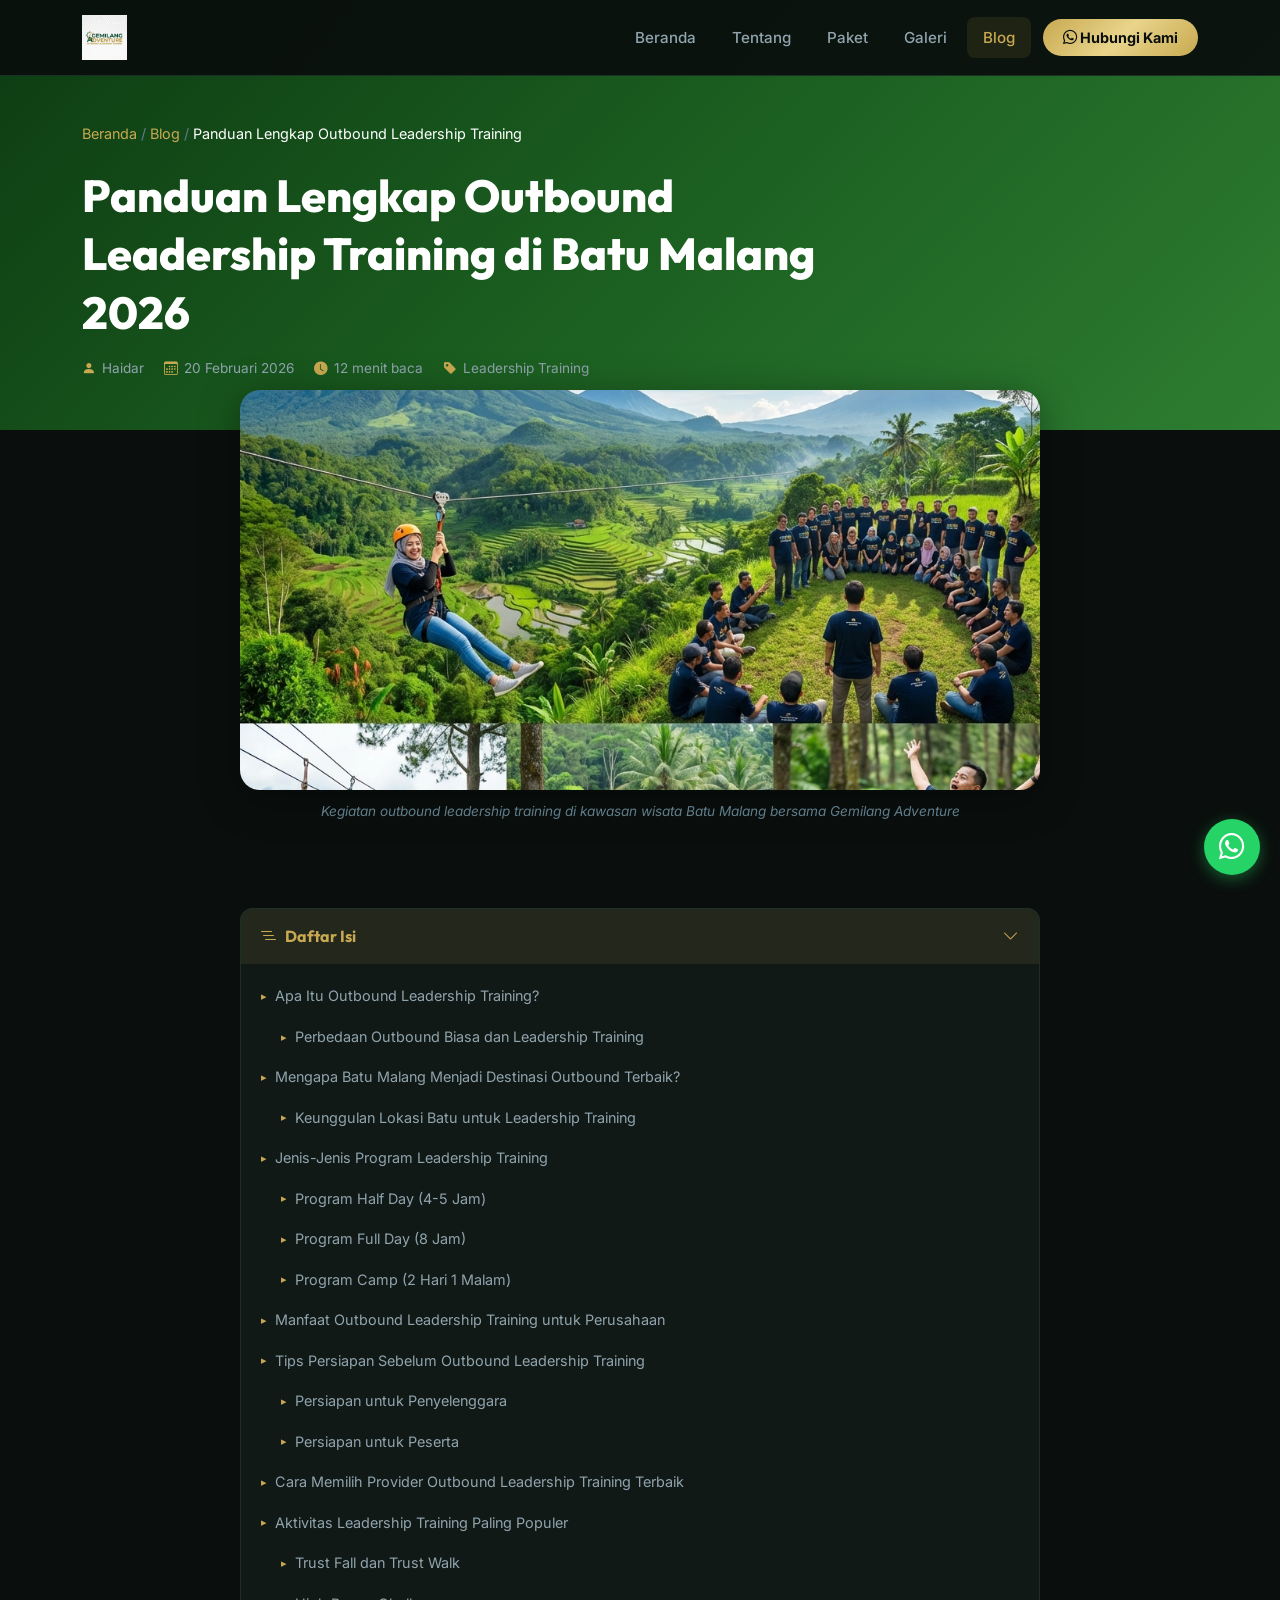
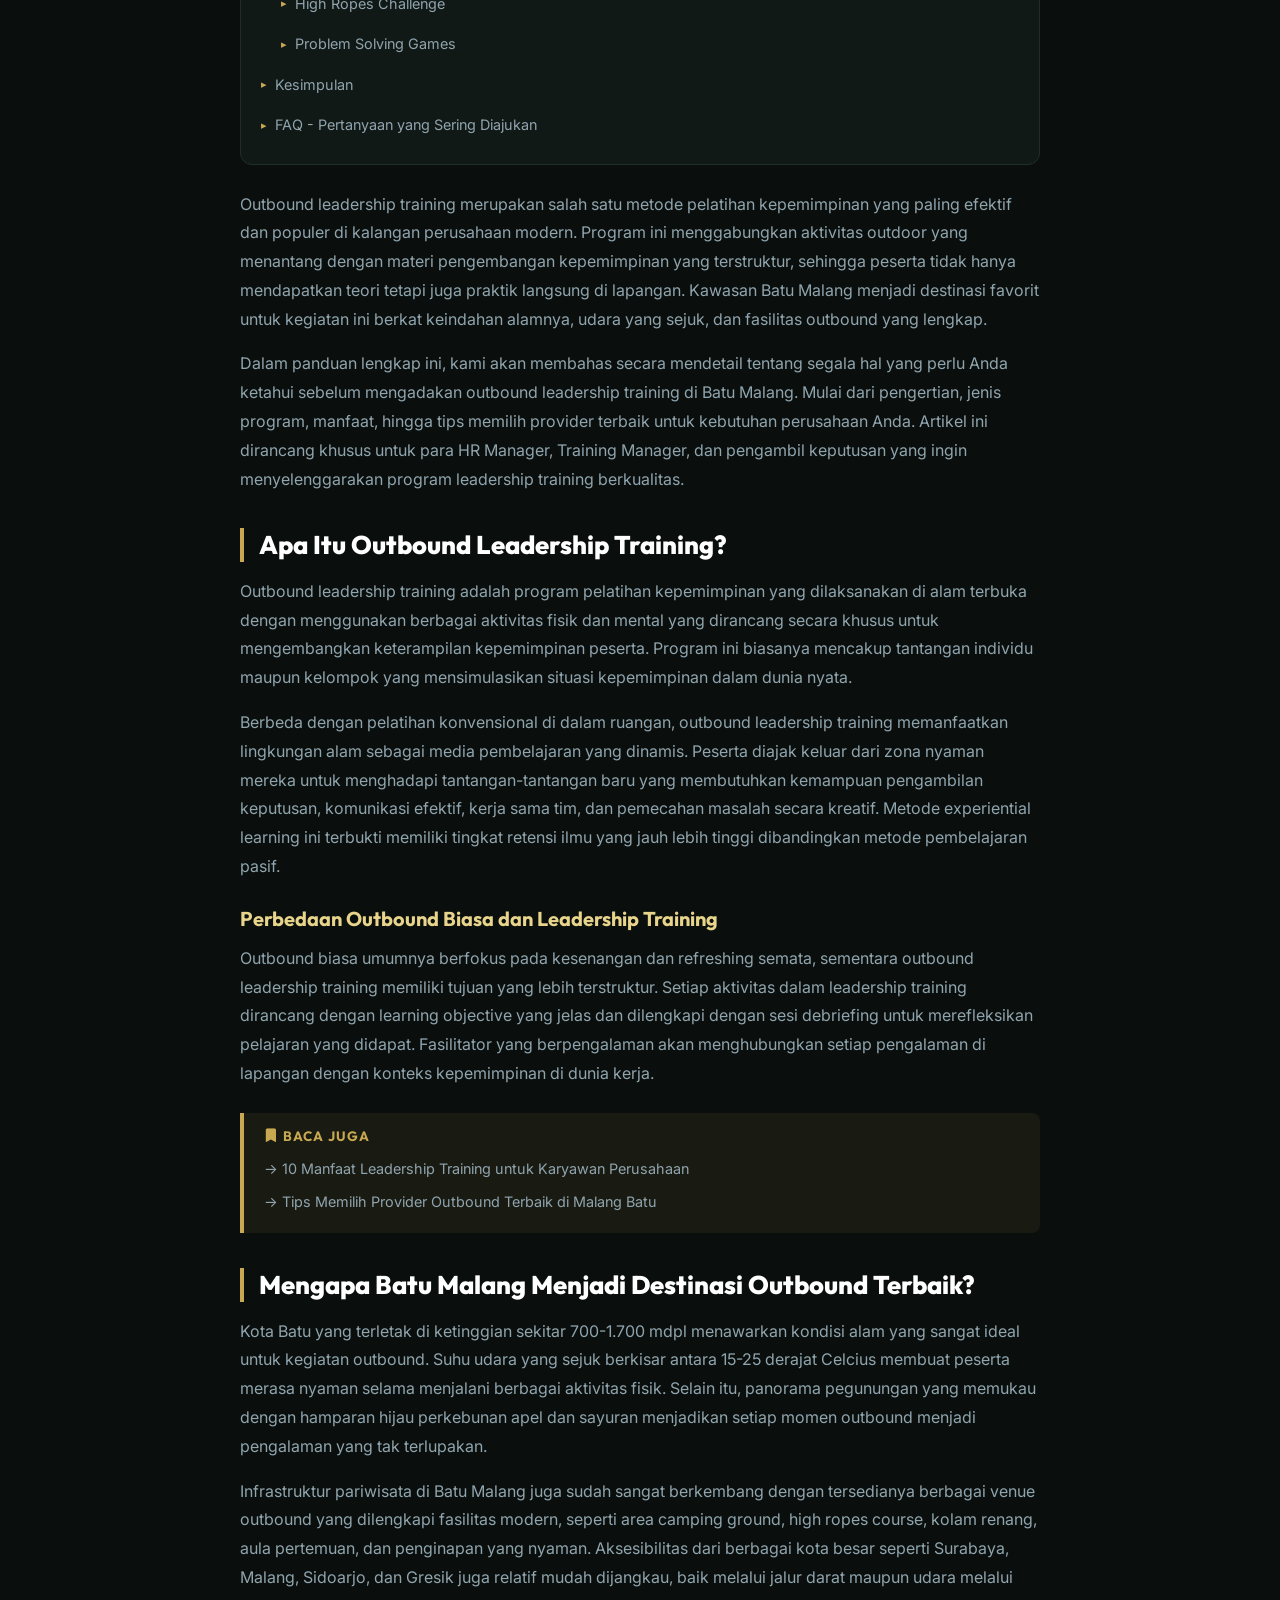
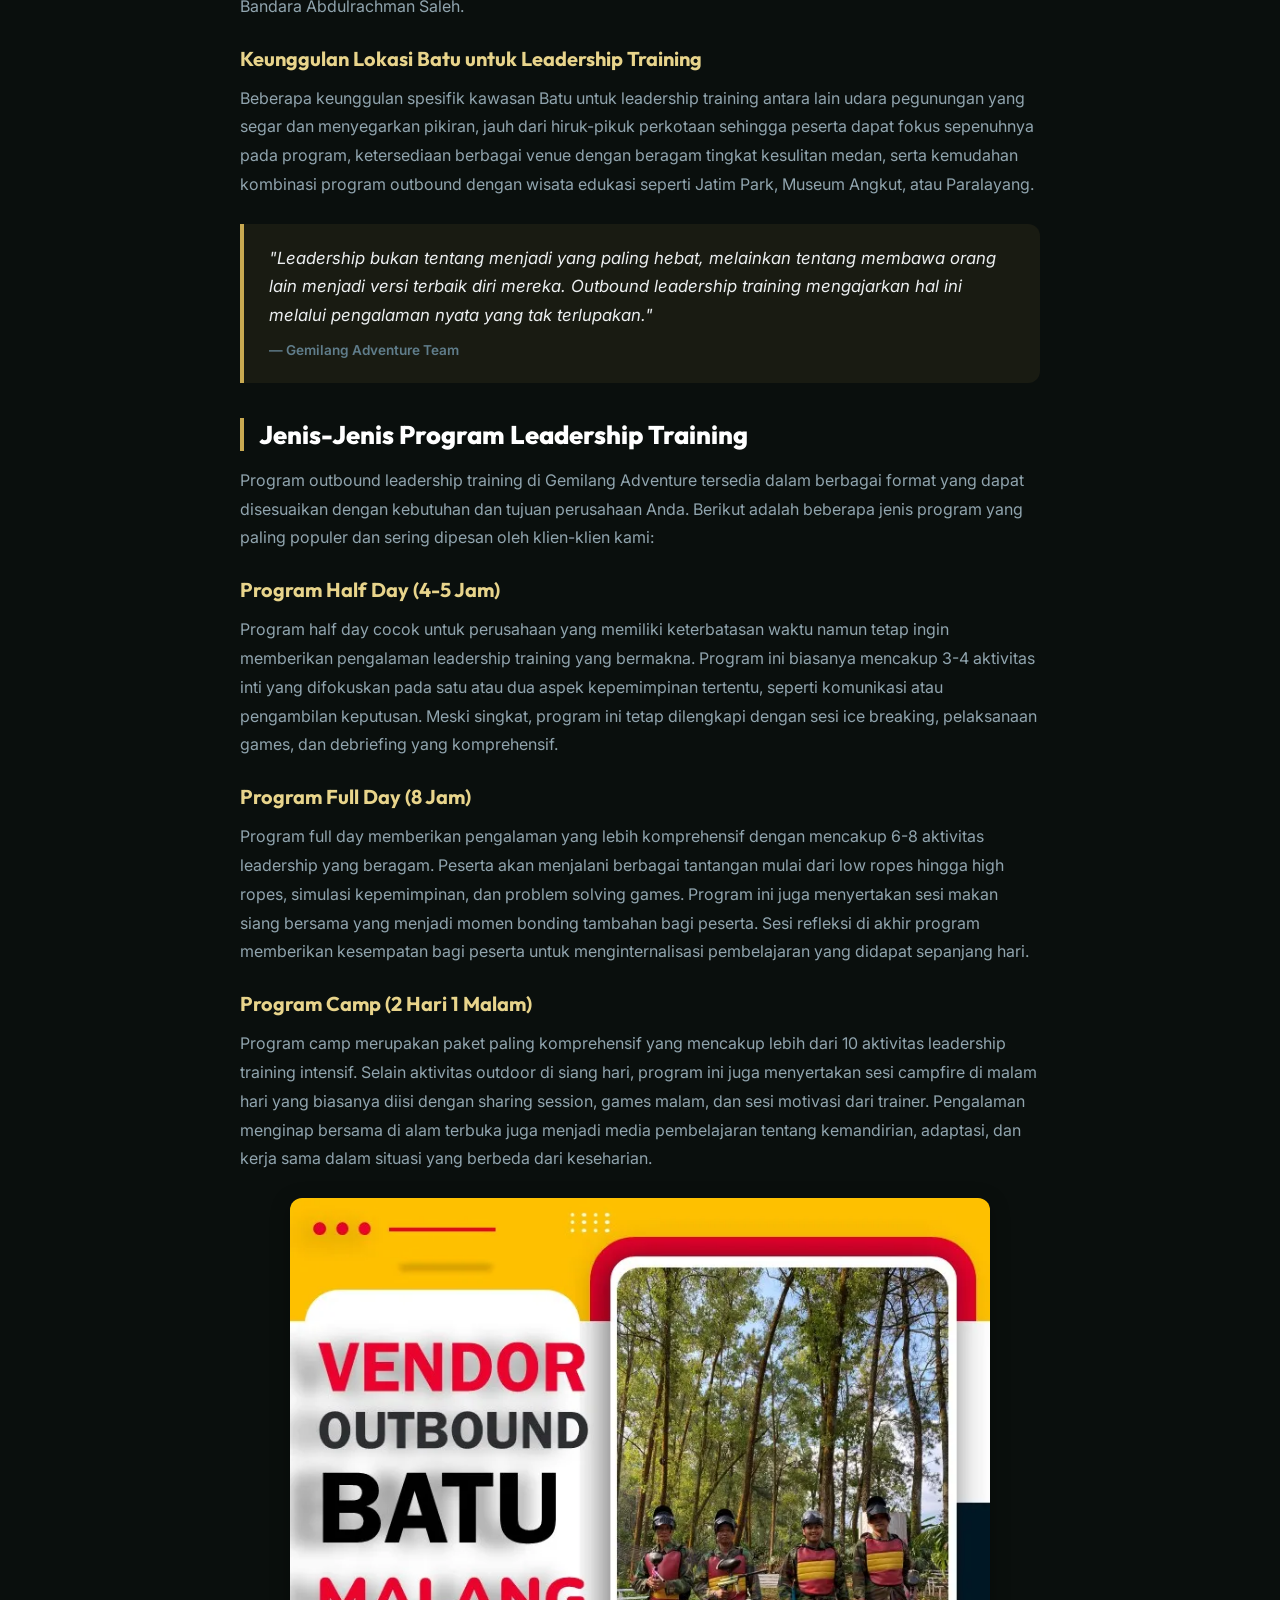
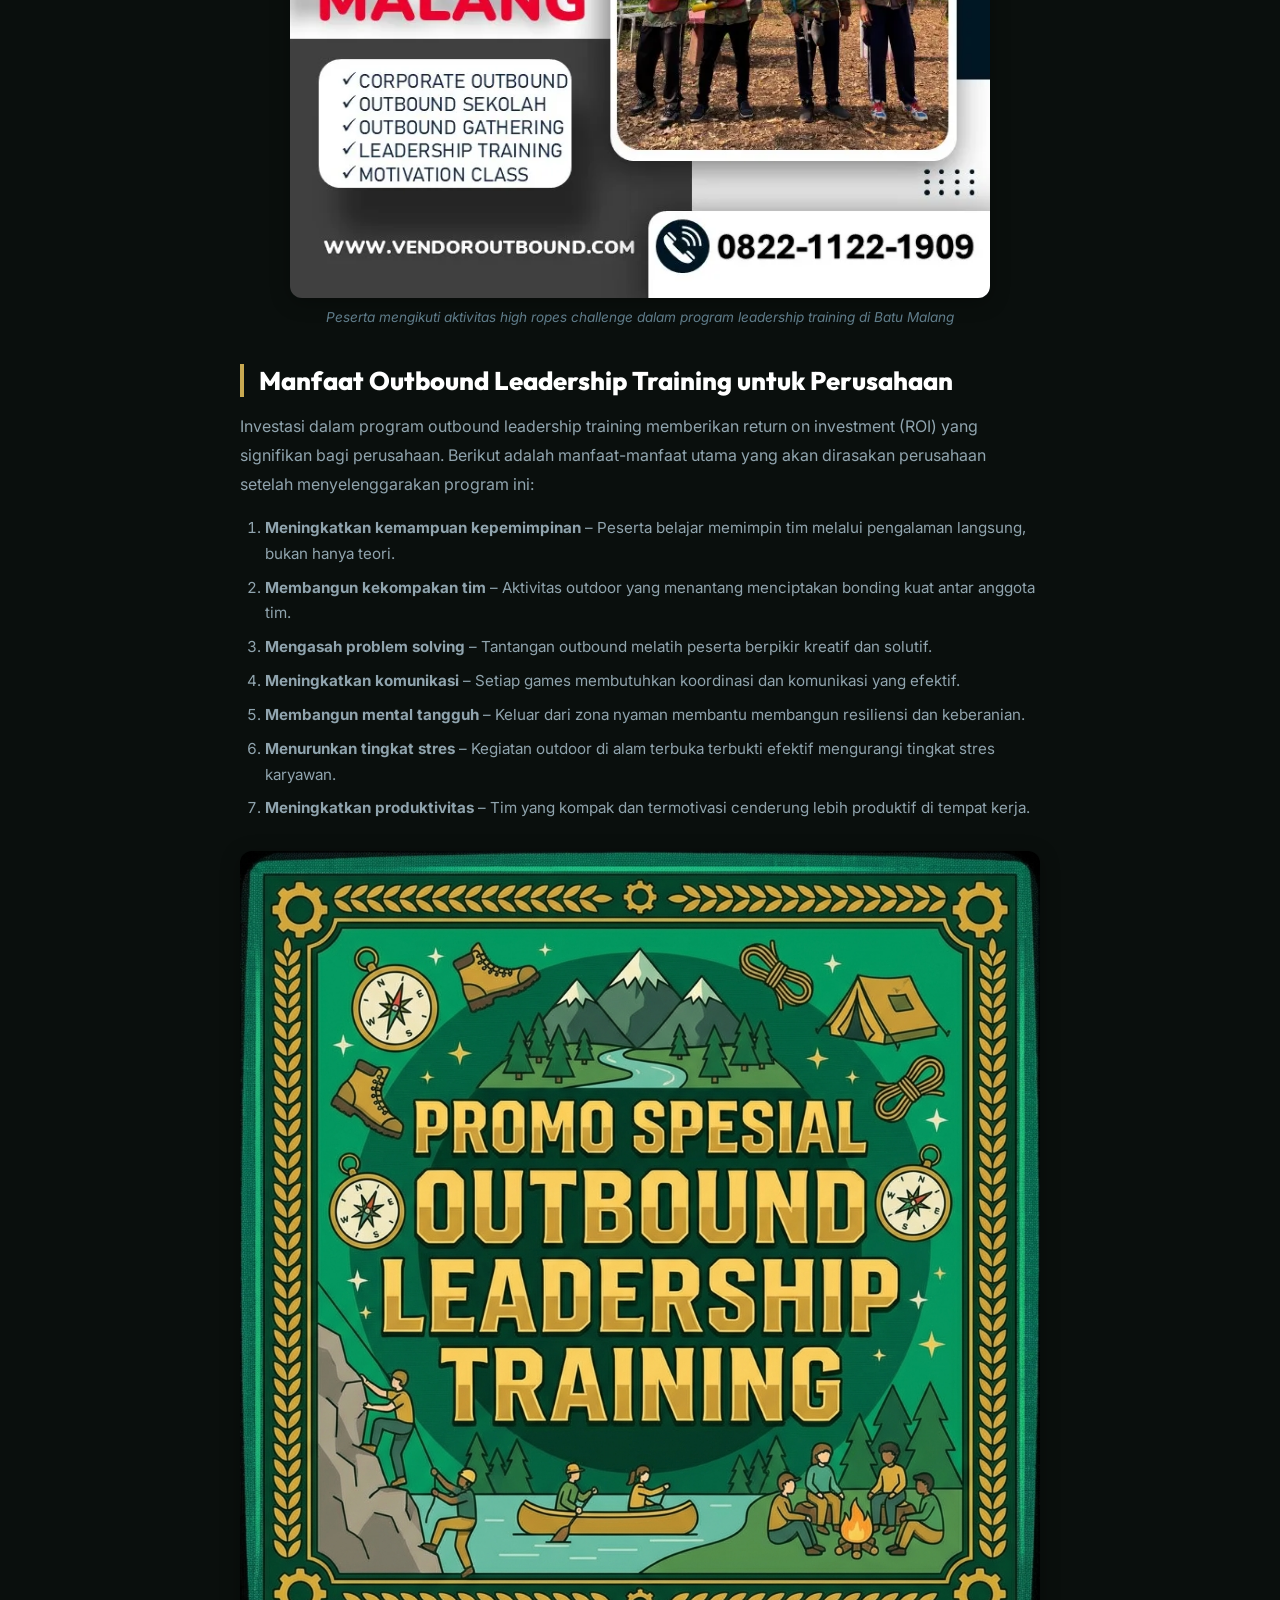
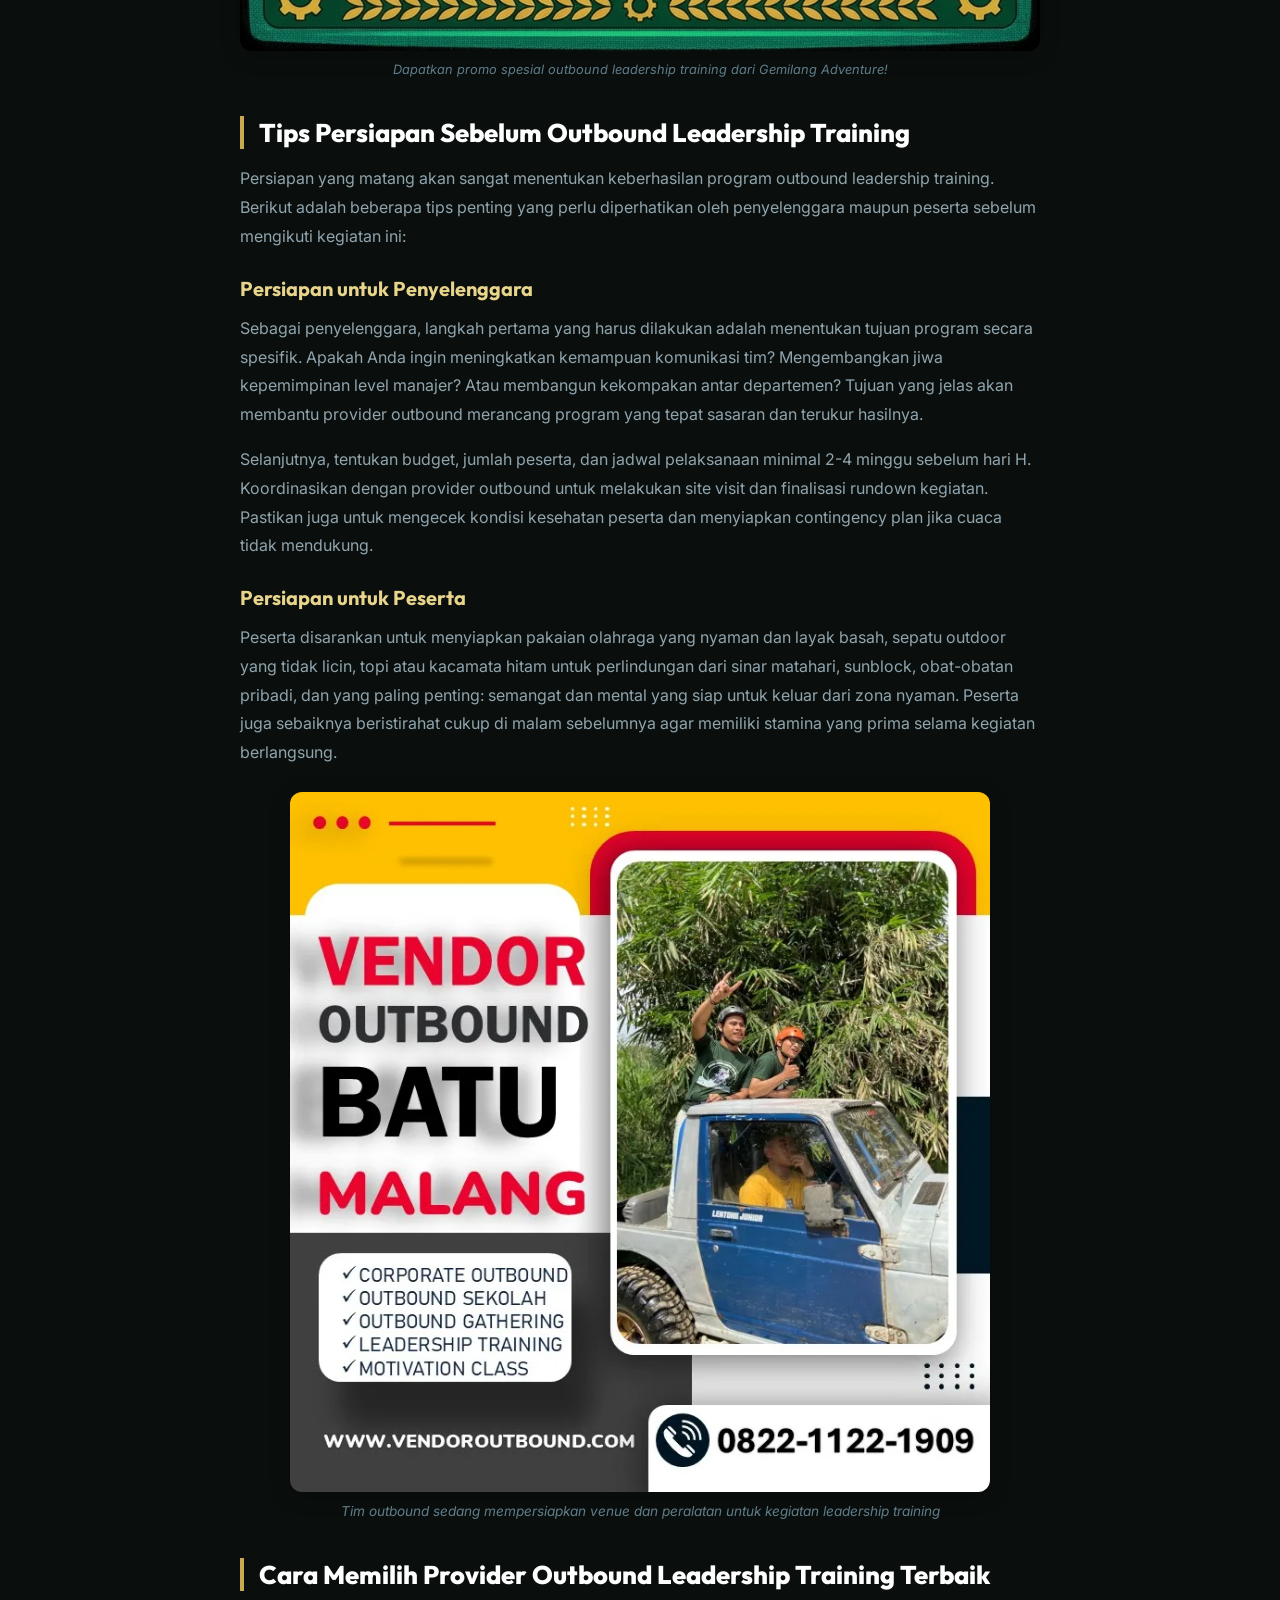
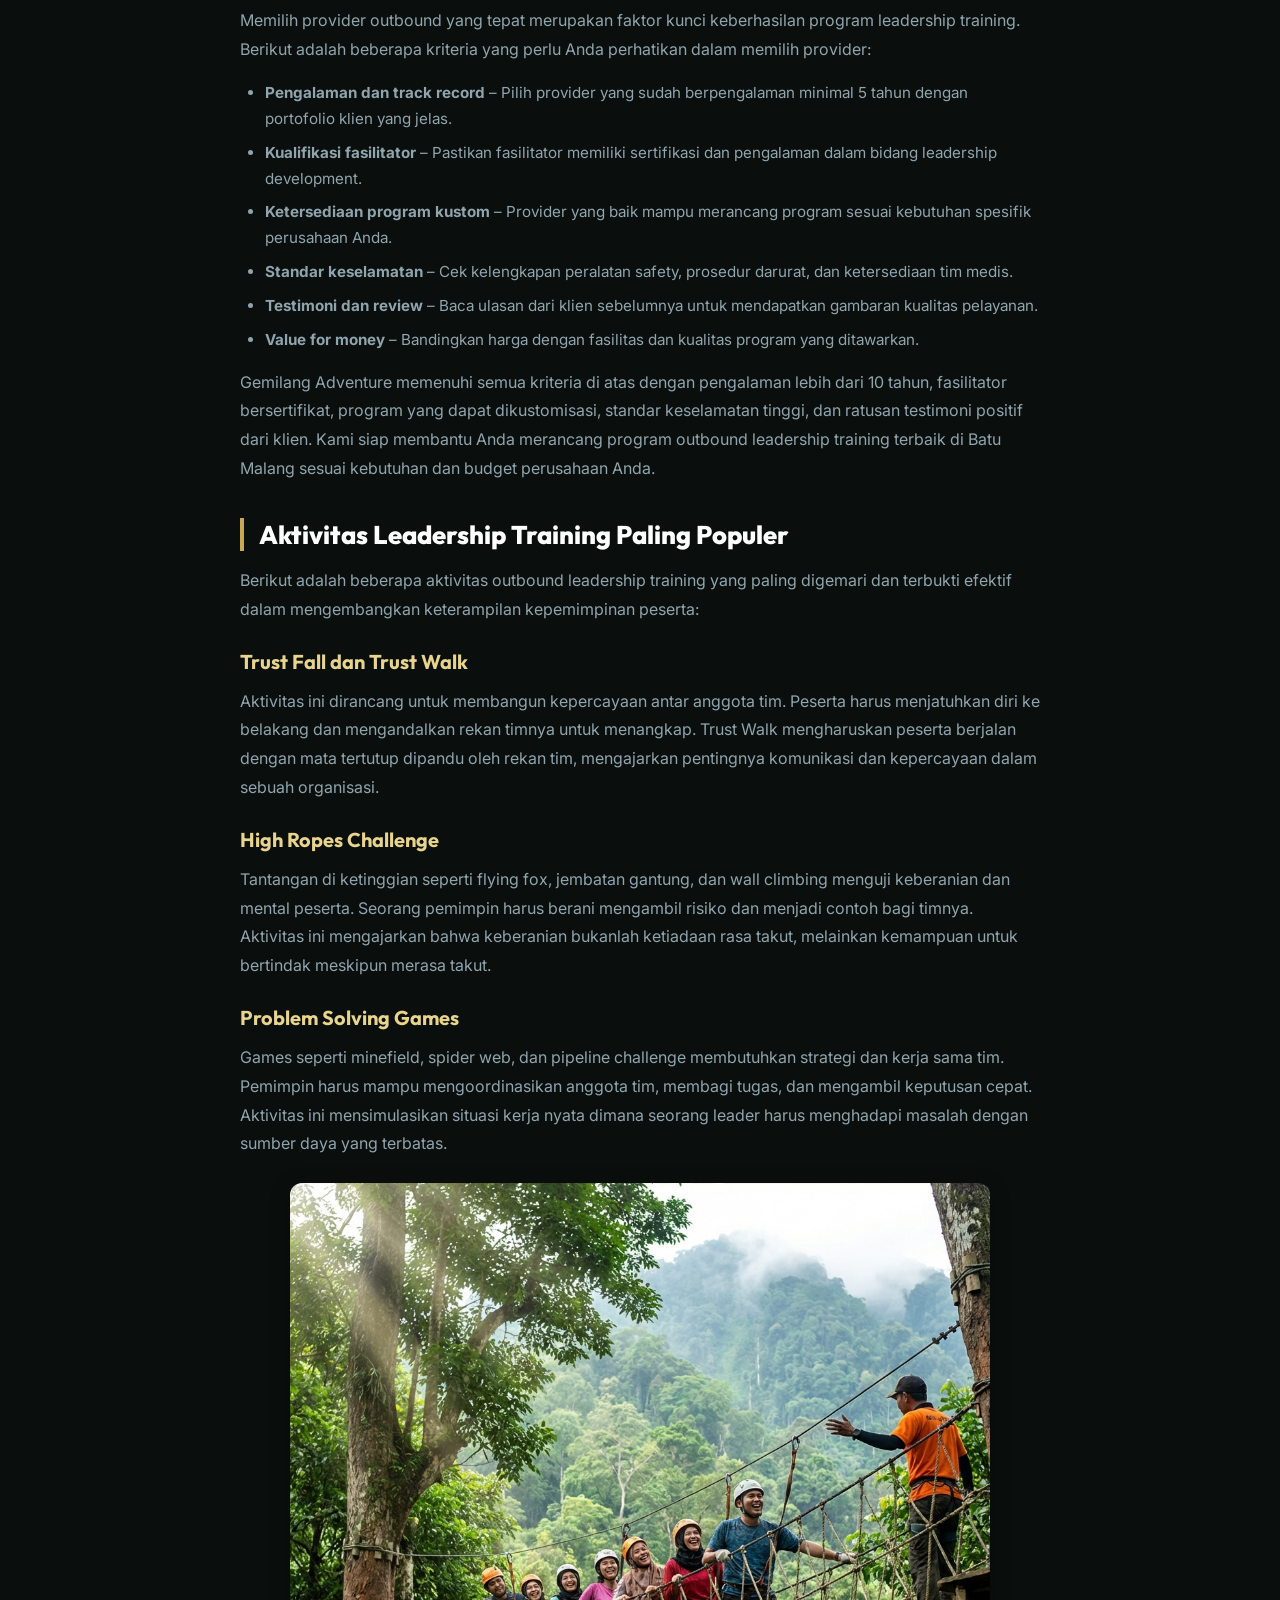
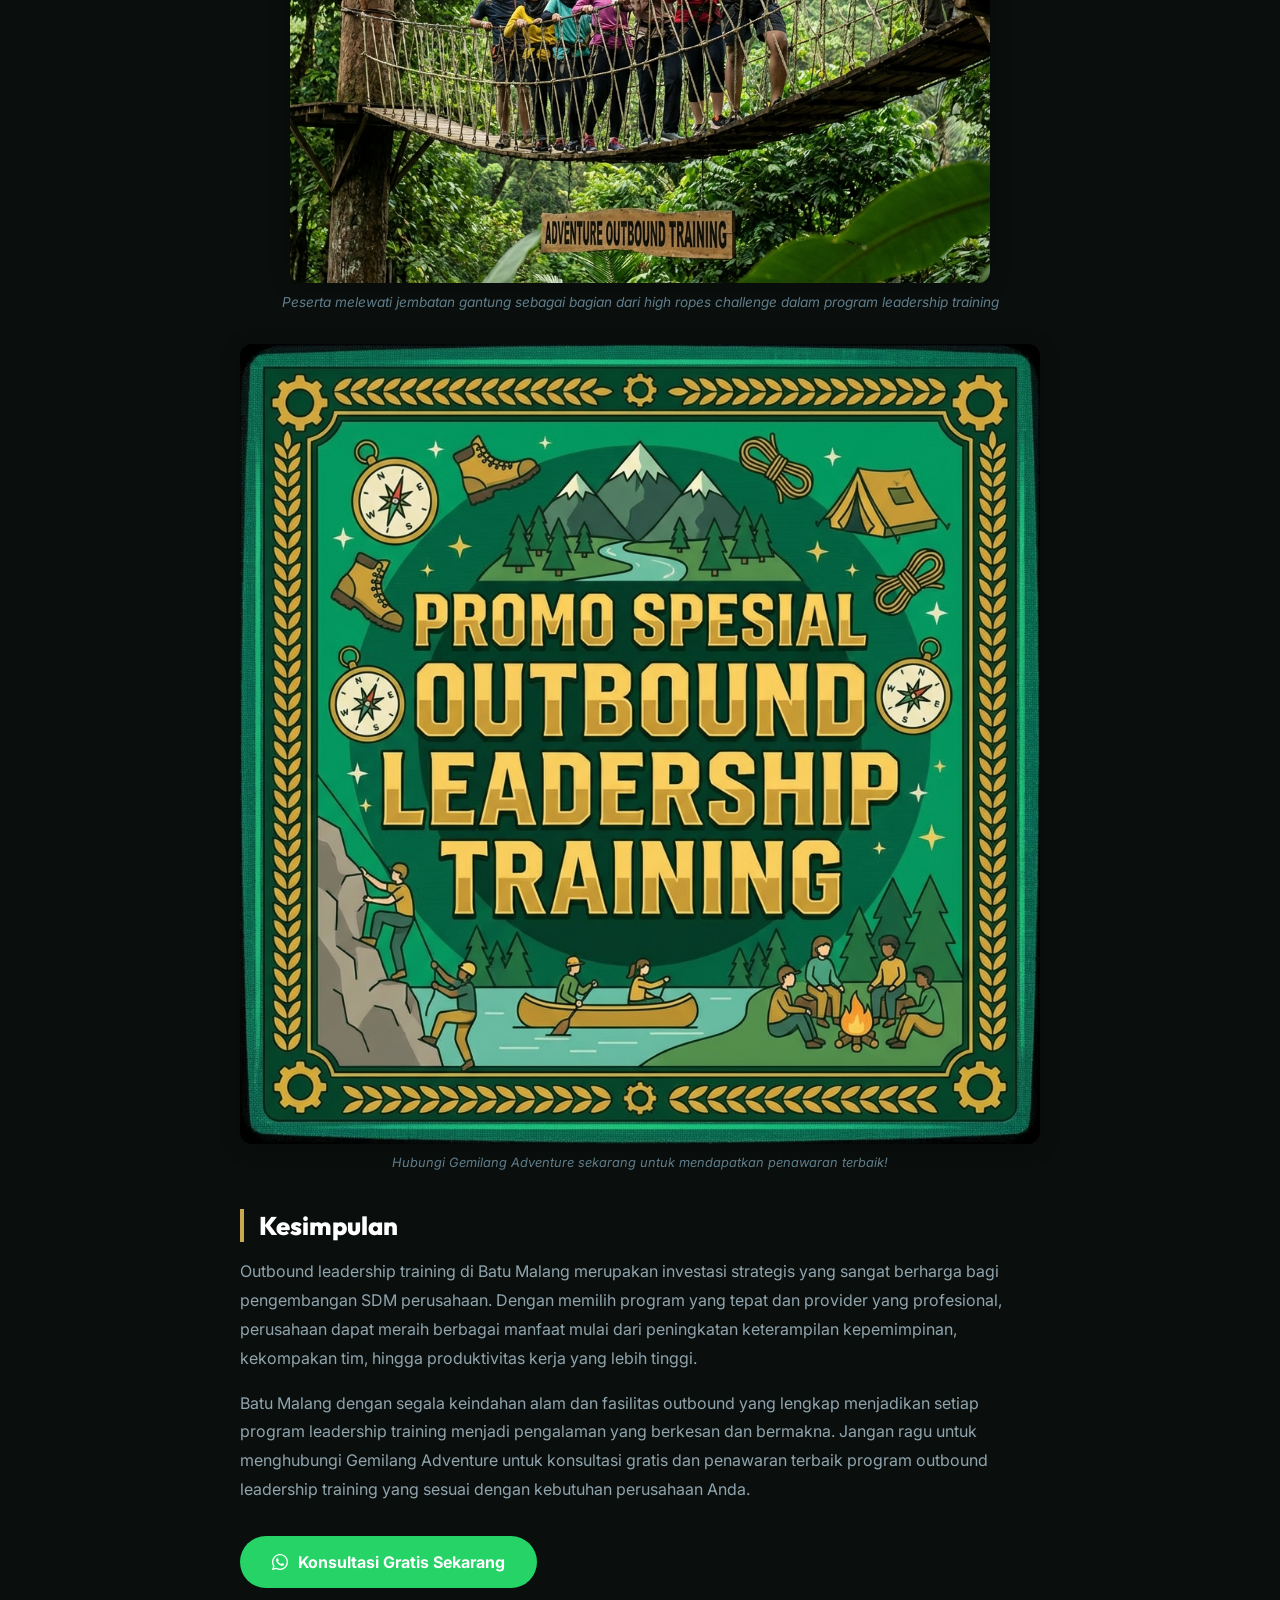
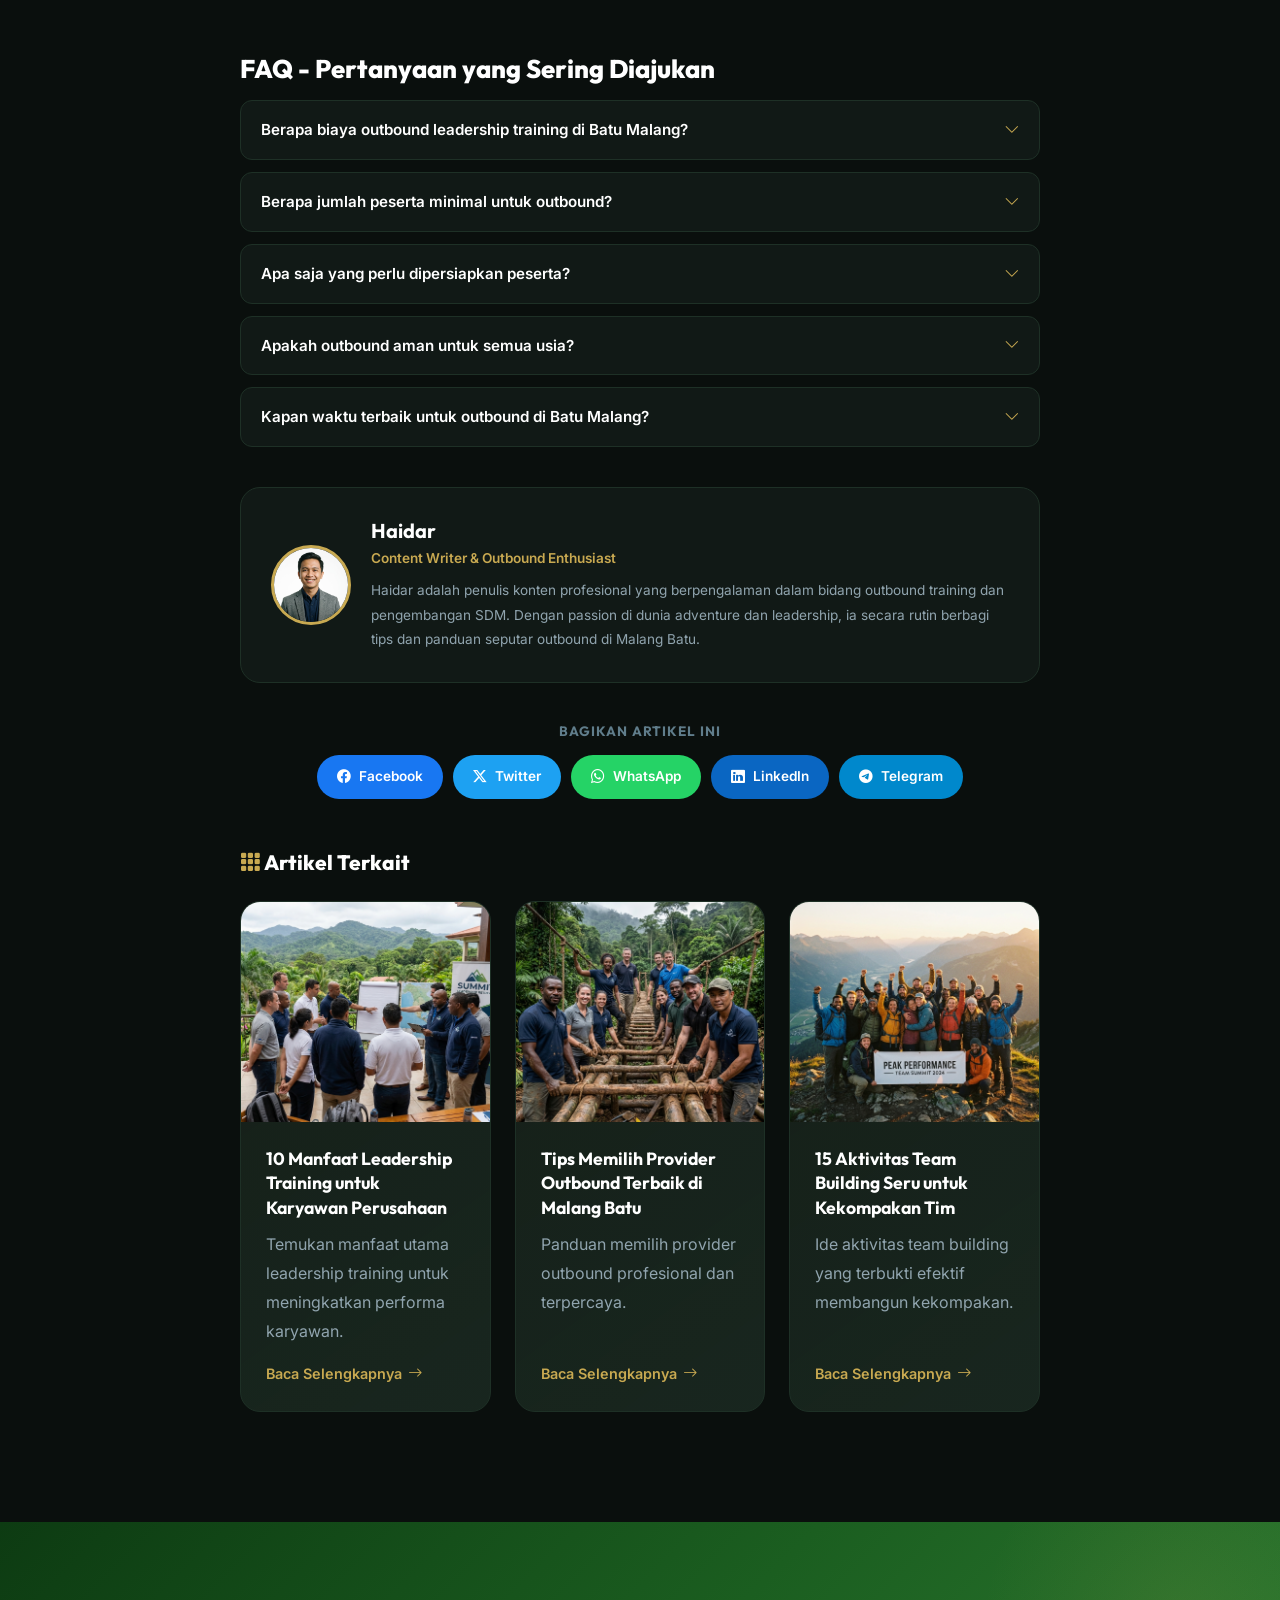
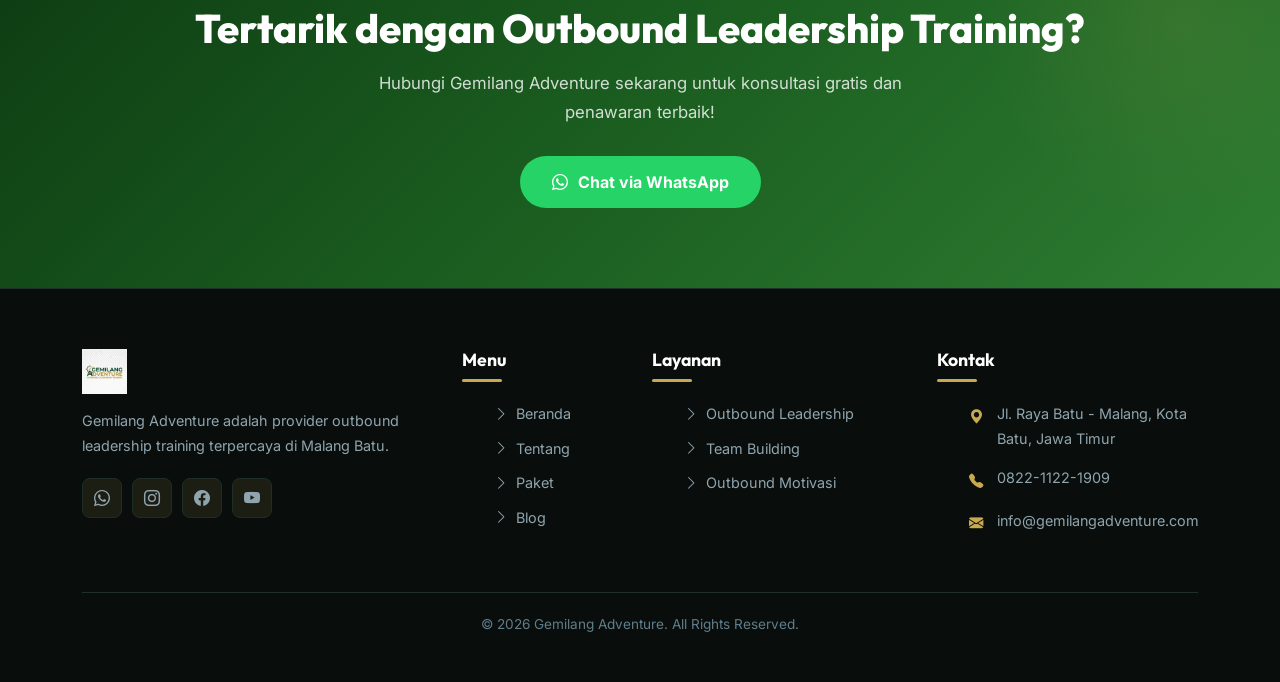
<file: panduan-lengkap-outbound-leadership-training-batu-malang.html>
<!DOCTYPE html>
<html lang="id">

<head>
    <meta charset="UTF-8">
    <meta name="viewport" content="width=device-width, initial-scale=1.0, maximum-scale=5.0">
    <meta http-equiv="X-UA-Compatible" content="IE=edge">
    <title>Panduan Lengkap Outbound Leadership Training di Batu Malang 2026 | Gemilang Adventure</title>
    <meta name="description"
        content="Panduan lengkap outbound leadership training di Batu Malang 2026. Pelajari jenis program, manfaat, tips persiapan, dan rekomendasi provider terbaik untuk perusahaan Anda.">
    <meta name="keywords"
        content="panduan outbound leadership training, outbound batu malang 2026, leadership training malang, pelatihan kepemimpinan outdoor, outbound perusahaan batu malang, team building malang, provider outbound terbaik">
    <meta name="author" content="haidar">
    <meta name="robots" content="index, follow, max-snippet:-1, max-image-preview:large, max-video-preview:-1">
    <link rel="canonical"
        href="https://gemilangadventure.com/panduan-lengkap-outbound-leadership-training-batu-malang.html">
    <meta property="og:type" content="article">
    <meta property="og:title" content="Panduan Lengkap Outbound Leadership Training di Batu Malang 2026">
    <meta property="og:description"
        content="Panduan lengkap outbound leadership training di Batu Malang 2026. Pelajari jenis program, manfaat, tips persiapan terbaik.">
    <meta property="og:image" content="https://gemilangadventure.com/img/hero-banner.png">
    <meta property="og:url"
        content="https://gemilangadventure.com/panduan-lengkap-outbound-leadership-training-batu-malang.html">
    <meta property="og:site_name" content="Gemilang Adventure">
    <meta property="og:locale" content="id_ID">
    <meta property="article:published_time" content="2026-02-20T08:00:00+07:00">
    <meta property="article:author" content="Haidar">
    <meta name="twitter:card" content="summary_large_image">
    <meta name="twitter:title" content="Panduan Lengkap Outbound Leadership Training di Batu Malang 2026">
    <meta name="twitter:description" content="Panduan lengkap outbound leadership training di Batu Malang 2026.">
    <meta name="twitter:image" content="https://gemilangadventure.com/img/hero-banner.png">
    <link rel="icon" type="image/png" href="img/logo.png">
    <link rel="apple-touch-icon" href="img/logo.png">
    <link href="https://cdn.jsdelivr.net/npm/bootstrap@5.3.3/dist/css/bootstrap.min.css" rel="stylesheet">
    <link href="https://cdn.jsdelivr.net/npm/bootstrap-icons@1.11.3/font/bootstrap-icons.min.css" rel="stylesheet">
    <link href="style.css" rel="stylesheet">
    <script type="application/ld+json">
  {
    "@context": "https://schema.org",
    "@type": "Article",
    "headline": "Panduan Lengkap Outbound Leadership Training di Batu Malang 2026",
    "description": "Panduan lengkap outbound leadership training di Batu Malang 2026 untuk perusahaan dan instansi.",
    "image": "https://gemilangadventure.com/img/hero-banner.png",
    "author": {"@type": "Person", "name": "Haidar"},
    "publisher": {
      "@type": "Organization",
      "name": "Gemilang Adventure",
      "logo": {"@type": "ImageObject", "url": "https://gemilangadventure.com/img/logo.png"}
    },
    "datePublished": "2026-02-20",
    "dateModified": "2026-02-24",
    "mainEntityOfPage": {"@type": "WebPage", "@id": "https://gemilangadventure.com/panduan-lengkap-outbound-leadership-training-batu-malang.html"}
  }
  </script>
    <script type="application/ld+json">
  {
    "@context": "https://schema.org",
    "@type": "FAQPage",
    "mainEntity": [
      {"@type": "Question", "name": "Berapa biaya outbound leadership training di Batu Malang?", "acceptedAnswer": {"@type": "Answer", "text": "Biaya outbound leadership training di Batu Malang bervariasi mulai dari Rp 150.000 hingga Rp 500.000 per orang, tergantung paket dan durasi program yang dipilih."}},
      {"@type": "Question", "name": "Berapa jumlah peserta minimal untuk outbound?", "acceptedAnswer": {"@type": "Answer", "text": "Jumlah peserta minimal biasanya 20-30 orang, namun Gemilang Adventure juga melayani kelompok kecil mulai dari 15 orang."}},
      {"@type": "Question", "name": "Apa saja yang perlu dipersiapkan peserta?", "acceptedAnswer": {"@type": "Answer", "text": "Peserta perlu menyiapkan pakaian olahraga, sepatu yang nyaman, topi/sunblock, obat pribadi, dan semangat yang tinggi."}},
      {"@type": "Question", "name": "Apakah outbound aman untuk semua usia?", "acceptedAnswer": {"@type": "Answer", "text": "Ya, program outbound kami dirancang dengan standar keselamatan tinggi dan disesuaikan dengan usia serta kemampuan peserta."}},
      {"@type": "Question", "name": "Kapan waktu terbaik untuk outbound di Batu Malang?", "acceptedAnswer": {"@type": "Answer", "text": "Waktu terbaik adalah musim kemarau (April-Oktober) dengan cuaca cerah, namun program kami tetap berjalan sepanjang tahun dengan persiapan backup plan."}}
    ]
  }
  </script>
</head>

<body>

    <!-- NAVBAR -->
    <nav class="navbar navbar-expand-lg navbar-dark navbar-custom fixed-top" id="mainNavbar">
        <div class="container">
            <a class="navbar-brand" href="index.html"><img src="img/logo.png" alt="Gemilang Adventure"
                    loading="eager"></a>
            <button class="navbar-toggler" type="button" data-bs-toggle="collapse" data-bs-target="#navbarNav"
                aria-controls="navbarNav" aria-expanded="false" aria-label="Toggle navigation"><span
                    class="navbar-toggler-icon"></span></button>
            <div class="collapse navbar-collapse" id="navbarNav">
                <ul class="navbar-nav ms-auto align-items-lg-center gap-1">
                    <li class="nav-item"><a class="nav-link" href="index.html">Beranda</a></li>
                    <li class="nav-item"><a class="nav-link" href="index.html#tentang">Tentang</a></li>
                    <li class="nav-item"><a class="nav-link" href="index.html#paket">Paket</a></li>
                    <li class="nav-item"><a class="nav-link" href="index.html#galeri">Galeri</a></li>
                    <li class="nav-item"><a class="nav-link active" href="blog.html">Blog</a></li>
                    <li class="nav-item ms-lg-2"><a class="btn btn-cta-nav"
                            href="https://wa.me/6282211221909?text=Halo%20Gemilang%20Adventure" target="_blank"
                            rel="noopener"><i class="bi bi-whatsapp"></i> Hubungi Kami</a></li>
                </ul>
            </div>
        </div>
    </nav>

    <!-- ARTICLE HERO -->
    <section class="article-hero">
        <div class="container">
            <div class="article-breadcrumb">
                <a href="index.html">Beranda</a> <span> / </span> <a href="blog.html">Blog</a> <span> / </span> <span
                    class="text-white">Panduan Lengkap Outbound Leadership Training</span>
            </div>
            <h1 class="section-title text-white" style="max-width:800px;">Panduan Lengkap Outbound Leadership Training
                di Batu Malang 2026</h1>
            <div class="article-meta">
                <span><i class="bi bi-person-fill"></i> Haidar</span>
                <span><i class="bi bi-calendar3"></i> 20 Februari 2026</span>
                <span><i class="bi bi-clock-fill"></i> 12 menit baca</span>
                <span><i class="bi bi-tag-fill"></i> Leadership Training</span>
            </div>
        </div>
    </section>

    <!-- MAIN IMAGE -->
    <div class="container">
        <figure class="article-main-img">
            <img src="img/hero-banner.png"
                alt="Panduan Lengkap Outbound Leadership Training di Batu Malang 2026 - Gemilang Adventure"
                loading="eager">
            <figcaption>Kegiatan outbound leadership training di kawasan wisata Batu Malang bersama Gemilang Adventure
            </figcaption>
        </figure>
    </div>

    <!-- ARTICLE CONTENT -->
    <section class="article-content-section">
        <div class="container">
            <div class="article-body">

                <!-- TOC -->
                <div class="toc-container">
                    <div class="toc-header" id="tocHeader">
                        <h5><i class="bi bi-list-nested"></i> Daftar Isi</h5>
                        <i class="bi bi-chevron-down toggle-icon"></i>
                    </div>
                    <div class="toc-body" id="tocBody">
                        <ul id="tocList">
                            <!-- Auto-generated by JS -->
                        </ul>
                    </div>
                </div>

                <p>Outbound leadership training merupakan salah satu metode pelatihan kepemimpinan yang paling efektif
                    dan populer di kalangan perusahaan modern. Program ini menggabungkan aktivitas outdoor yang
                    menantang dengan materi pengembangan kepemimpinan yang terstruktur, sehingga peserta tidak hanya
                    mendapatkan teori tetapi juga praktik langsung di lapangan. Kawasan Batu Malang menjadi destinasi
                    favorit untuk kegiatan ini berkat keindahan alamnya, udara yang sejuk, dan fasilitas outbound yang
                    lengkap.</p>

                <p>Dalam panduan lengkap ini, kami akan membahas secara mendetail tentang segala hal yang perlu Anda
                    ketahui sebelum mengadakan outbound leadership training di Batu Malang. Mulai dari pengertian, jenis
                    program, manfaat, hingga tips memilih provider terbaik untuk kebutuhan perusahaan Anda. Artikel ini
                    dirancang khusus untuk para HR Manager, Training Manager, dan pengambil keputusan yang ingin
                    menyelenggarakan program leadership training berkualitas.</p>

                <h2 id="apa-itu-outbound-leadership-training">Apa Itu Outbound Leadership Training?</h2>

                <p>Outbound leadership training adalah program pelatihan kepemimpinan yang dilaksanakan di alam terbuka
                    dengan menggunakan berbagai aktivitas fisik dan mental yang dirancang secara khusus untuk
                    mengembangkan keterampilan kepemimpinan peserta. Program ini biasanya mencakup tantangan individu
                    maupun kelompok yang mensimulasikan situasi kepemimpinan dalam dunia nyata.</p>

                <p>Berbeda dengan pelatihan konvensional di dalam ruangan, outbound leadership training memanfaatkan
                    lingkungan alam sebagai media pembelajaran yang dinamis. Peserta diajak keluar dari zona nyaman
                    mereka untuk menghadapi tantangan-tantangan baru yang membutuhkan kemampuan pengambilan keputusan,
                    komunikasi efektif, kerja sama tim, dan pemecahan masalah secara kreatif. Metode experiential
                    learning ini terbukti memiliki tingkat retensi ilmu yang jauh lebih tinggi dibandingkan metode
                    pembelajaran pasif.</p>

                <h3 id="perbedaan-outbound-biasa-dan-leadership">Perbedaan Outbound Biasa dan Leadership Training</h3>

                <p>Outbound biasa umumnya berfokus pada kesenangan dan refreshing semata, sementara outbound leadership
                    training memiliki tujuan yang lebih terstruktur. Setiap aktivitas dalam leadership training
                    dirancang dengan learning objective yang jelas dan dilengkapi dengan sesi debriefing untuk
                    merefleksikan pelajaran yang didapat. Fasilitator yang berpengalaman akan menghubungkan setiap
                    pengalaman di lapangan dengan konteks kepemimpinan di dunia kerja.</p>

                <!-- Baca Juga -->
                <div class="baca-juga">
                    <h6><i class="bi bi-bookmark-fill"></i> Baca Juga</h6>
                    <a href="manfaat-leadership-training-untuk-karyawan-perusahaan.html">→ 10 Manfaat Leadership
                        Training untuk Karyawan Perusahaan</a>
                    <a href="tips-memilih-provider-outbound-terbaik-malang-batu.html">→ Tips Memilih Provider Outbound
                        Terbaik di Malang Batu</a>
                </div>

                <h2 id="mengapa-batu-malang">Mengapa Batu Malang Menjadi Destinasi Outbound Terbaik?</h2>

                <p>Kota Batu yang terletak di ketinggian sekitar 700-1.700 mdpl menawarkan kondisi alam yang sangat
                    ideal untuk kegiatan outbound. Suhu udara yang sejuk berkisar antara 15-25 derajat Celcius membuat
                    peserta merasa nyaman selama menjalani berbagai aktivitas fisik. Selain itu, panorama pegunungan
                    yang memukau dengan hamparan hijau perkebunan apel dan sayuran menjadikan setiap momen outbound
                    menjadi pengalaman yang tak terlupakan.</p>

                <p>Infrastruktur pariwisata di Batu Malang juga sudah sangat berkembang dengan tersedianya berbagai
                    venue outbound yang dilengkapi fasilitas modern, seperti area camping ground, high ropes course,
                    kolam renang, aula pertemuan, dan penginapan yang nyaman. Aksesibilitas dari berbagai kota besar
                    seperti Surabaya, Malang, Sidoarjo, dan Gresik juga relatif mudah dijangkau, baik melalui jalur
                    darat maupun udara melalui Bandara Abdulrachman Saleh.</p>

                <h3 id="keunggulan-lokasi-batu">Keunggulan Lokasi Batu untuk Leadership Training</h3>

                <p>Beberapa keunggulan spesifik kawasan Batu untuk leadership training antara lain udara pegunungan yang
                    segar dan menyegarkan pikiran, jauh dari hiruk-pikuk perkotaan sehingga peserta dapat fokus
                    sepenuhnya pada program, ketersediaan berbagai venue dengan beragam tingkat kesulitan medan, serta
                    kemudahan kombinasi program outbound dengan wisata edukasi seperti Jatim Park, Museum Angkut, atau
                    Paralayang.</p>

                <blockquote>
                    "Leadership bukan tentang menjadi yang paling hebat, melainkan tentang membawa orang lain menjadi
                    versi terbaik diri mereka. Outbound leadership training mengajarkan hal ini melalui pengalaman nyata
                    yang tak terlupakan."
                    <footer>— Gemilang Adventure Team</footer>
                </blockquote>

                <h2 id="jenis-program-leadership-training">Jenis-Jenis Program Leadership Training</h2>

                <p>Program outbound leadership training di Gemilang Adventure tersedia dalam berbagai format yang dapat
                    disesuaikan dengan kebutuhan dan tujuan perusahaan Anda. Berikut adalah beberapa jenis program yang
                    paling populer dan sering dipesan oleh klien-klien kami:</p>

                <h3 id="program-half-day">Program Half Day (4-5 Jam)</h3>

                <p>Program half day cocok untuk perusahaan yang memiliki keterbatasan waktu namun tetap ingin memberikan
                    pengalaman leadership training yang bermakna. Program ini biasanya mencakup 3-4 aktivitas inti yang
                    difokuskan pada satu atau dua aspek kepemimpinan tertentu, seperti komunikasi atau pengambilan
                    keputusan. Meski singkat, program ini tetap dilengkapi dengan sesi ice breaking, pelaksanaan games,
                    dan debriefing yang komprehensif.</p>

                <h3 id="program-full-day">Program Full Day (8 Jam)</h3>

                <p>Program full day memberikan pengalaman yang lebih komprehensif dengan mencakup 6-8 aktivitas
                    leadership yang beragam. Peserta akan menjalani berbagai tantangan mulai dari low ropes hingga high
                    ropes, simulasi kepemimpinan, dan problem solving games. Program ini juga menyertakan sesi makan
                    siang bersama yang menjadi momen bonding tambahan bagi peserta. Sesi refleksi di akhir program
                    memberikan kesempatan bagi peserta untuk menginternalisasi pembelajaran yang didapat sepanjang hari.
                </p>

                <h3 id="program-camp">Program Camp (2 Hari 1 Malam)</h3>

                <p>Program camp merupakan paket paling komprehensif yang mencakup lebih dari 10 aktivitas leadership
                    training intensif. Selain aktivitas outdoor di siang hari, program ini juga menyertakan sesi
                    campfire di malam hari yang biasanya diisi dengan sharing session, games malam, dan sesi motivasi
                    dari trainer. Pengalaman menginap bersama di alam terbuka juga menjadi media pembelajaran tentang
                    kemandirian, adaptasi, dan kerja sama dalam situasi yang berbeda dari keseharian.</p>

                <!-- Supporting Image -->
                <figure class="supporting-img">
                    <img src="img/Paket Outbound Batu Malang (56)_11zon.webp"
                        alt="Aktivitas outbound leadership training di Batu Malang - peserta mengikuti high ropes challenge"
                        loading="lazy">
                    <figcaption>Peserta mengikuti aktivitas high ropes challenge dalam program leadership training di
                        Batu Malang</figcaption>
                </figure>

                <h2 id="manfaat-outbound-leadership">Manfaat Outbound Leadership Training untuk Perusahaan</h2>

                <p>Investasi dalam program outbound leadership training memberikan return on investment (ROI) yang
                    signifikan bagi perusahaan. Berikut adalah manfaat-manfaat utama yang akan dirasakan perusahaan
                    setelah menyelenggarakan program ini:</p>

                <ol>
                    <li><strong>Meningkatkan kemampuan kepemimpinan</strong> – Peserta belajar memimpin tim melalui
                        pengalaman langsung, bukan hanya teori.</li>
                    <li><strong>Membangun kekompakan tim</strong> – Aktivitas outdoor yang menantang menciptakan bonding
                        kuat antar anggota tim.</li>
                    <li><strong>Mengasah problem solving</strong> – Tantangan outbound melatih peserta berpikir kreatif
                        dan solutif.</li>
                    <li><strong>Meningkatkan komunikasi</strong> – Setiap games membutuhkan koordinasi dan komunikasi
                        yang efektif.</li>
                    <li><strong>Membangun mental tangguh</strong> – Keluar dari zona nyaman membantu membangun
                        resiliensi dan keberanian.</li>
                    <li><strong>Menurunkan tingkat stres</strong> – Kegiatan outdoor di alam terbuka terbukti efektif
                        mengurangi tingkat stres karyawan.</li>
                    <li><strong>Meningkatkan produktivitas</strong> – Tim yang kompak dan termotivasi cenderung lebih
                        produktif di tempat kerja.</li>
                </ol>

                <!-- Promo Image -->
                <figure class="promo-img">
                    <img src="img/promo-outbound.png"
                        alt="Promo Spesial Outbound Leadership Training Gemilang Adventure Batu Malang" loading="lazy">
                    <figcaption>Dapatkan promo spesial outbound leadership training dari Gemilang Adventure!
                    </figcaption>
                </figure>

                <h2 id="tips-persiapan-outbound">Tips Persiapan Sebelum Outbound Leadership Training</h2>

                <p>Persiapan yang matang akan sangat menentukan keberhasilan program outbound leadership training.
                    Berikut adalah beberapa tips penting yang perlu diperhatikan oleh penyelenggara maupun peserta
                    sebelum mengikuti kegiatan ini:</p>

                <h3 id="persiapan-penyelenggara">Persiapan untuk Penyelenggara</h3>

                <p>Sebagai penyelenggara, langkah pertama yang harus dilakukan adalah menentukan tujuan program secara
                    spesifik. Apakah Anda ingin meningkatkan kemampuan komunikasi tim? Mengembangkan jiwa kepemimpinan
                    level manajer? Atau membangun kekompakan antar departemen? Tujuan yang jelas akan membantu provider
                    outbound merancang program yang tepat sasaran dan terukur hasilnya.</p>

                <p>Selanjutnya, tentukan budget, jumlah peserta, dan jadwal pelaksanaan minimal 2-4 minggu sebelum hari
                    H. Koordinasikan dengan provider outbound untuk melakukan site visit dan finalisasi rundown
                    kegiatan. Pastikan juga untuk mengecek kondisi kesehatan peserta dan menyiapkan contingency plan
                    jika cuaca tidak mendukung.</p>

                <h3 id="persiapan-peserta">Persiapan untuk Peserta</h3>

                <p>Peserta disarankan untuk menyiapkan pakaian olahraga yang nyaman dan layak basah, sepatu outdoor yang
                    tidak licin, topi atau kacamata hitam untuk perlindungan dari sinar matahari, sunblock, obat-obatan
                    pribadi, dan yang paling penting: semangat dan mental yang siap untuk keluar dari zona nyaman.
                    Peserta juga sebaiknya beristirahat cukup di malam sebelumnya agar memiliki stamina yang prima
                    selama kegiatan berlangsung.</p>

                <figure class="supporting-img">
                    <img src="img/Paket Outbound Batu Malang (58)_11zon.webp"
                        alt="Persiapan peserta outbound leadership training di Batu Malang" loading="lazy">
                    <figcaption>Tim outbound sedang mempersiapkan venue dan peralatan untuk kegiatan leadership training
                    </figcaption>
                </figure>

                <h2 id="memilih-provider-terbaik">Cara Memilih Provider Outbound Leadership Training Terbaik</h2>

                <p>Memilih provider outbound yang tepat merupakan faktor kunci keberhasilan program leadership training.
                    Berikut adalah beberapa kriteria yang perlu Anda perhatikan dalam memilih provider:</p>

                <ul>
                    <li><strong>Pengalaman dan track record</strong> – Pilih provider yang sudah berpengalaman minimal 5
                        tahun dengan portofolio klien yang jelas.</li>
                    <li><strong>Kualifikasi fasilitator</strong> – Pastikan fasilitator memiliki sertifikasi dan
                        pengalaman dalam bidang leadership development.</li>
                    <li><strong>Ketersediaan program kustom</strong> – Provider yang baik mampu merancang program sesuai
                        kebutuhan spesifik perusahaan Anda.</li>
                    <li><strong>Standar keselamatan</strong> – Cek kelengkapan peralatan safety, prosedur darurat, dan
                        ketersediaan tim medis.</li>
                    <li><strong>Testimoni dan review</strong> – Baca ulasan dari klien sebelumnya untuk mendapatkan
                        gambaran kualitas pelayanan.</li>
                    <li><strong>Value for money</strong> – Bandingkan harga dengan fasilitas dan kualitas program yang
                        ditawarkan.</li>
                </ul>

                <p>Gemilang Adventure memenuhi semua kriteria di atas dengan pengalaman lebih dari 10 tahun, fasilitator
                    bersertifikat, program yang dapat dikustomisasi, standar keselamatan tinggi, dan ratusan testimoni
                    positif dari klien. Kami siap membantu Anda merancang program outbound leadership training terbaik
                    di Batu Malang sesuai kebutuhan dan budget perusahaan Anda.</p>

                <h2 id="aktivitas-populer">Aktivitas Leadership Training Paling Populer</h2>

                <p>Berikut adalah beberapa aktivitas outbound leadership training yang paling digemari dan terbukti
                    efektif dalam mengembangkan keterampilan kepemimpinan peserta:</p>

                <h3 id="trust-fall">Trust Fall dan Trust Walk</h3>

                <p>Aktivitas ini dirancang untuk membangun kepercayaan antar anggota tim. Peserta harus menjatuhkan diri
                    ke belakang dan mengandalkan rekan timnya untuk menangkap. Trust Walk mengharuskan peserta berjalan
                    dengan mata tertutup dipandu oleh rekan tim, mengajarkan pentingnya komunikasi dan kepercayaan dalam
                    sebuah organisasi.</p>

                <h3 id="high-ropes-challenge">High Ropes Challenge</h3>

                <p>Tantangan di ketinggian seperti flying fox, jembatan gantung, dan wall climbing menguji keberanian
                    dan mental peserta. Seorang pemimpin harus berani mengambil risiko dan menjadi contoh bagi timnya.
                    Aktivitas ini mengajarkan bahwa keberanian bukanlah ketiadaan rasa takut, melainkan kemampuan untuk
                    bertindak meskipun merasa takut.</p>

                <h3 id="problem-solving-games">Problem Solving Games</h3>

                <p>Games seperti minefield, spider web, dan pipeline challenge membutuhkan strategi dan kerja sama tim.
                    Pemimpin harus mampu mengoordinasikan anggota tim, membagi tugas, dan mengambil keputusan cepat.
                    Aktivitas ini mensimulasikan situasi kerja nyata dimana seorang leader harus menghadapi masalah
                    dengan sumber daya yang terbatas.</p>

                <figure class="supporting-img">
                    <img src="img/team-building.png"
                        alt="Peserta outbound leadership training melewati jembatan gantung di hutan Batu Malang"
                        loading="lazy">
                    <figcaption>Peserta melewati jembatan gantung sebagai bagian dari high ropes challenge dalam program
                        leadership training</figcaption>
                </figure>

                <!-- Promo -->
                <figure class="promo-img">
                    <img src="img/promo-outbound.png"
                        alt="Promo outbound leadership training Gemilang Adventure Batu Malang 2026" loading="lazy">
                    <figcaption>Hubungi Gemilang Adventure sekarang untuk mendapatkan penawaran terbaik!</figcaption>
                </figure>

                <h2 id="kesimpulan">Kesimpulan</h2>

                <p>Outbound leadership training di Batu Malang merupakan investasi strategis yang sangat berharga bagi
                    pengembangan SDM perusahaan. Dengan memilih program yang tepat dan provider yang profesional,
                    perusahaan dapat meraih berbagai manfaat mulai dari peningkatan keterampilan kepemimpinan,
                    kekompakan tim, hingga produktivitas kerja yang lebih tinggi.</p>

                <p>Batu Malang dengan segala keindahan alam dan fasilitas outbound yang lengkap menjadikan setiap
                    program leadership training menjadi pengalaman yang berkesan dan bermakna. Jangan ragu untuk
                    menghubungi Gemilang Adventure untuk konsultasi gratis dan penawaran terbaik program outbound
                    leadership training yang sesuai dengan kebutuhan perusahaan Anda.</p>

                <a href="https://wa.me/6282211221909?text=Halo%20Gemilang%20Adventure,%20saya%20tertarik%20dengan%20program%20outbound%20leadership%20training%20setelah%20membaca%20artikel%20panduan%20lengkap."
                    class="btn btn-wa mt-3 mb-4" target="_blank" rel="noopener">
                    <i class="bi bi-whatsapp"></i> Konsultasi Gratis Sekarang
                </a>

                <!-- FAQ -->
                <div class="faq-section">
                    <h2 id="faq" style="border-left: none; padding-left: 0;">FAQ - Pertanyaan yang Sering Diajukan</h2>

                    <div class="faq-item">
                        <div class="faq-question" onclick="toggleFaq(this)">
                            <span>Berapa biaya outbound leadership training di Batu Malang?</span>
                            <i class="bi bi-chevron-down"></i>
                        </div>
                        <div class="faq-answer">
                            <div class="faq-answer-inner">Biaya outbound leadership training di Batu Malang bervariasi
                                mulai dari Rp 150.000 hingga Rp 500.000 per orang, tergantung paket dan durasi program
                                yang dipilih. Gemilang Adventure menawarkan harga yang kompetitif dengan kualitas
                                program premium.</div>
                        </div>
                    </div>

                    <div class="faq-item">
                        <div class="faq-question" onclick="toggleFaq(this)">
                            <span>Berapa jumlah peserta minimal untuk outbound?</span>
                            <i class="bi bi-chevron-down"></i>
                        </div>
                        <div class="faq-answer">
                            <div class="faq-answer-inner">Jumlah peserta minimal biasanya 20-30 orang, namun Gemilang
                                Adventure juga melayani kelompok kecil mulai dari 15 orang. Semakin banyak peserta,
                                biasanya harga per orang akan semakin terjangkau.</div>
                        </div>
                    </div>

                    <div class="faq-item">
                        <div class="faq-question" onclick="toggleFaq(this)">
                            <span>Apa saja yang perlu dipersiapkan peserta?</span>
                            <i class="bi bi-chevron-down"></i>
                        </div>
                        <div class="faq-answer">
                            <div class="faq-answer-inner">Peserta perlu menyiapkan pakaian olahraga yang nyaman, sepatu
                                outdoor yang tidak licin, topi atau kacamata hitam, sunblock, obat-obatan pribadi, dan
                                tentunya semangat yang tinggi untuk keluar dari zona nyaman!</div>
                        </div>
                    </div>

                    <div class="faq-item">
                        <div class="faq-question" onclick="toggleFaq(this)">
                            <span>Apakah outbound aman untuk semua usia?</span>
                            <i class="bi bi-chevron-down"></i>
                        </div>
                        <div class="faq-answer">
                            <div class="faq-answer-inner">Ya, program outbound kami dirancang dengan standar keselamatan
                                tinggi dan disesuaikan dengan usia serta kemampuan peserta. Kami memiliki peralatan
                                safety lengkap dan tim medis yang siaga selama kegiatan berlangsung.</div>
                        </div>
                    </div>

                    <div class="faq-item">
                        <div class="faq-question" onclick="toggleFaq(this)">
                            <span>Kapan waktu terbaik untuk outbound di Batu Malang?</span>
                            <i class="bi bi-chevron-down"></i>
                        </div>
                        <div class="faq-answer">
                            <div class="faq-answer-inner">Waktu terbaik adalah musim kemarau (April-Oktober) dengan
                                cuaca cerah, namun program kami tetap berjalan sepanjang tahun. Kami selalu menyiapkan
                                backup plan jika cuaca tidak mendukung.</div>
                        </div>
                    </div>
                </div>

                <!-- Author Profile -->
                <div class="author-profile">
                    <img src="img/author-haidar.png" alt="Haidar - Penulis Artikel Outbound Leadership Training"
                        loading="lazy">
                    <div class="author-info">
                        <h5>Haidar</h5>
                        <div class="author-role">Content Writer & Outbound Enthusiast</div>
                        <p>Haidar adalah penulis konten profesional yang berpengalaman dalam bidang outbound training
                            dan pengembangan SDM. Dengan passion di dunia adventure dan leadership, ia secara rutin
                            berbagi tips dan panduan seputar outbound di Malang Batu.</p>
                    </div>
                </div>

                <!-- Share Buttons -->
                <div class="share-section">
                    <h6>Bagikan Artikel Ini</h6>
                    <div class="share-buttons">
                        <a href="#" class="share-btn facebook" onclick="shareToFacebook()" title="Share ke Facebook"><i
                                class="bi bi-facebook"></i> Facebook</a>
                        <a href="#" class="share-btn twitter" onclick="shareToTwitter()" title="Share ke Twitter"><i
                                class="bi bi-twitter-x"></i> Twitter</a>
                        <a href="#" class="share-btn whatsapp" onclick="shareToWhatsApp()" title="Share ke WhatsApp"><i
                                class="bi bi-whatsapp"></i> WhatsApp</a>
                        <a href="#" class="share-btn linkedin" onclick="shareToLinkedin()" title="Share ke LinkedIn"><i
                                class="bi bi-linkedin"></i> LinkedIn</a>
                        <a href="#" class="share-btn telegram" onclick="shareToTelegram()" title="Share ke Telegram"><i
                                class="bi bi-telegram"></i> Telegram</a>
                    </div>
                </div>

            </div>

            <!-- Related Articles -->
            <div class="article-body">
                <div class="related-articles">
                    <h4><i class="bi bi-grid-3x3-gap-fill" style="color:var(--accent);"></i> Artikel Terkait</h4>
                    <div class="row g-4">
                        <div class="col-md-4">
                            <div class="blog-card">
                                <div class="blog-card-img"><img src="img/blog-leadership.png"
                                        alt="Manfaat Leadership Training" loading="lazy"></div>
                                <div class="blog-card-body">
                                    <h5>10 Manfaat Leadership Training untuk Karyawan Perusahaan</h5>
                                    <p>Temukan manfaat utama leadership training untuk meningkatkan performa karyawan.
                                    </p>
                                    <a href="manfaat-leadership-training-untuk-karyawan-perusahaan.html"
                                        class="blog-read-more">Baca Selengkapnya <i class="bi bi-arrow-right"></i></a>
                                </div>
                            </div>
                        </div>
                        <div class="col-md-4">
                            <div class="blog-card">
                                <div class="blog-card-img"><img src="img/blog-teamwork.png"
                                        alt="Tips Memilih Provider Outbound" loading="lazy"></div>
                                <div class="blog-card-body">
                                    <h5>Tips Memilih Provider Outbound Terbaik di Malang Batu</h5>
                                    <p>Panduan memilih provider outbound profesional dan terpercaya.</p>
                                    <a href="tips-memilih-provider-outbound-terbaik-malang-batu.html"
                                        class="blog-read-more">Baca Selengkapnya <i class="bi bi-arrow-right"></i></a>
                                </div>
                            </div>
                        </div>
                        <div class="col-md-4">
                            <div class="blog-card">
                                <div class="blog-card-img"><img src="img/blog-motivation.png"
                                        alt="Aktivitas Team Building Seru" loading="lazy"></div>
                                <div class="blog-card-body">
                                    <h5>15 Aktivitas Team Building Seru untuk Kekompakan Tim</h5>
                                    <p>Ide aktivitas team building yang terbukti efektif membangun kekompakan.</p>
                                    <a href="aktivitas-team-building-seru-membangun-kekompakan-tim.html"
                                        class="blog-read-more">Baca Selengkapnya <i class="bi bi-arrow-right"></i></a>
                                </div>
                            </div>
                        </div>
                    </div>
                </div>
            </div>
        </div>
    </section>

    <!-- CTA -->
    <section class="cta-section section-padding">
        <div class="container">
            <div class="cta-content">
                <h2 class="cta-title">Tertarik dengan Outbound Leadership Training?</h2>
                <p class="cta-desc">Hubungi Gemilang Adventure sekarang untuk konsultasi gratis dan penawaran terbaik!
                </p>
                <a href="https://wa.me/6282211221909?text=Halo%20Gemilang%20Adventure,%20saya%20tertarik%20outbound%20leadership%20training%20setelah%20membaca%20artikel"
                    class="btn btn-wa" target="_blank" rel="noopener"><i class="bi bi-whatsapp"></i> Chat via
                    WhatsApp</a>
            </div>
        </div>
    </section>

    <!-- FOOTER -->
    <footer class="footer">
        <div class="container">
            <div class="row g-4">
                <div class="col-lg-4 col-md-6">
                    <div class="footer-brand"><img src="img/logo.png" alt="Gemilang Adventure Logo" loading="lazy">
                        <p>Gemilang Adventure adalah provider outbound leadership training terpercaya di Malang Batu.
                        </p>
                    </div>
                    <div class="footer-social">
                        <a href="https://wa.me/6282211221909" target="_blank" rel="noopener" aria-label="WhatsApp"><i
                                class="bi bi-whatsapp"></i></a>
                        <a href="#" aria-label="Instagram"><i class="bi bi-instagram"></i></a>
                        <a href="#" aria-label="Facebook"><i class="bi bi-facebook"></i></a>
                        <a href="#" aria-label="YouTube"><i class="bi bi-youtube"></i></a>
                    </div>
                </div>
                <div class="col-lg-2 col-md-6">
                    <h5 class="footer-title">Menu</h5>
                    <ul class="footer-links">
                        <li><a href="index.html"><i class="bi bi-chevron-right"></i> Beranda</a></li>
                        <li><a href="index.html#tentang"><i class="bi bi-chevron-right"></i> Tentang</a></li>
                        <li><a href="index.html#paket"><i class="bi bi-chevron-right"></i> Paket</a></li>
                        <li><a href="blog.html"><i class="bi bi-chevron-right"></i> Blog</a></li>
                    </ul>
                </div>
                <div class="col-lg-3 col-md-6">
                    <h5 class="footer-title">Layanan</h5>
                    <ul class="footer-links">
                        <li><a href="index.html#paket"><i class="bi bi-chevron-right"></i> Outbound Leadership</a></li>
                        <li><a href="index.html#paket"><i class="bi bi-chevron-right"></i> Team Building</a></li>
                        <li><a href="index.html#paket"><i class="bi bi-chevron-right"></i> Outbound Motivasi</a></li>
                    </ul>
                </div>
                <div class="col-lg-3 col-md-6">
                    <h5 class="footer-title">Kontak</h5>
                    <ul class="footer-contact">
                        <li><i class="bi bi-geo-alt-fill"></i><span>Jl. Raya Batu - Malang, Kota Batu, Jawa Timur</span>
                        </li>
                        <li><i class="bi bi-telephone-fill"></i><span>0822-1122-1909</span></li>
                        <li><i class="bi bi-envelope-fill"></i><span>info@gemilangadventure.com</span></li>
                    </ul>
                </div>
            </div>
            <div class="footer-bottom">
                <p>&copy; 2026 Gemilang Adventure. All Rights Reserved.</p>
            </div>
        </div>
    </footer>

    <!-- FLOATING WA & SCROLL TOP -->
    <div class="floating-wa"><a href="https://wa.me/6282211221909?text=Halo%20Gemilang%20Adventure"
            class="floating-wa-btn" target="_blank" rel="noopener" aria-label="Chat WhatsApp"><i
                class="bi bi-whatsapp"></i></a></div>
    <button class="scroll-top-btn" id="scrollTopBtn" aria-label="Scroll to top"><i
            class="bi bi-chevron-up"></i></button>

    <script src="https://cdn.jsdelivr.net/npm/bootstrap@5.3.3/dist/js/bootstrap.bundle.min.js"></script>
    <script>
        // Navbar scroll
        window.addEventListener('scroll', function () {
            const navbar = document.getElementById('mainNavbar');
            navbar.classList.toggle('scrolled', window.scrollY > 50);
        });

        // Scroll top
        const scrollTopBtn = document.getElementById('scrollTopBtn');
        window.addEventListener('scroll', function () {
            scrollTopBtn.classList.toggle('show', window.scrollY > 400);
        });
        scrollTopBtn.addEventListener('click', () => window.scrollTo({ top: 0, behavior: 'smooth' }));

        // Auto TOC
        (function () {
            const articleBody = document.querySelector('.article-body');
            const headings = articleBody.querySelectorAll('h2[id], h3[id]');
            const tocList = document.getElementById('tocList');
            headings.forEach(h => {
                const li = document.createElement('li');
                if (h.tagName === 'H3') li.classList.add('toc-h3');
                const a = document.createElement('a');
                a.href = '#' + h.id;
                a.textContent = h.textContent;
                li.appendChild(a);
                tocList.appendChild(li);
            });

            // TOC toggle
            const tocHeader = document.getElementById('tocHeader');
            const tocBody = document.getElementById('tocBody');
            tocHeader.addEventListener('click', function () {
                this.classList.toggle('collapsed');
                tocBody.style.display = tocBody.style.display === 'none' ? 'block' : 'none';
            });
        })();

        // FAQ toggle
        function toggleFaq(el) {
            el.classList.toggle('active');
            const answer = el.nextElementSibling;
            if (answer.style.maxHeight) {
                answer.style.maxHeight = null;
            } else {
                answer.style.maxHeight = answer.scrollHeight + 'px';
            }
        }

        // Share functions
        const pageUrl = encodeURIComponent(window.location.href);
        const pageTitle = encodeURIComponent(document.title);

        function shareToFacebook() { window.open('https://www.facebook.com/sharer/sharer.php?u=' + pageUrl, '_blank'); }
        function shareToTwitter() { window.open('https://twitter.com/intent/tweet?url=' + pageUrl + '&text=' + pageTitle, '_blank'); }
        function shareToWhatsApp() { window.open('https://wa.me/?text=' + pageTitle + '%20' + pageUrl, '_blank'); }
        function shareToLinkedin() { window.open('https://www.linkedin.com/sharing/share-offsite/?url=' + pageUrl, '_blank'); }
        function shareToTelegram() { window.open('https://t.me/share/url?url=' + pageUrl + '&text=' + pageTitle, '_blank'); }

        // Animate on scroll
        const observer = new IntersectionObserver(entries => {
            entries.forEach(entry => { if (entry.isIntersecting) { entry.target.classList.add('animated'); observer.unobserve(entry.target); } });
        }, { threshold: 0.1 });
        document.querySelectorAll('.animate-on-scroll').forEach(el => observer.observe(el));

        // Close mobile navbar
        document.querySelectorAll('.navbar-nav .nav-link:not(.btn-cta-nav)').forEach(link => {
            link.addEventListener('click', function () {
                const n = document.getElementById('navbarNav');
                if (n.classList.contains('show')) new bootstrap.Collapse(n, { toggle: false }).hide();
            });
        });
    </script>
</body>

</html>
</file>
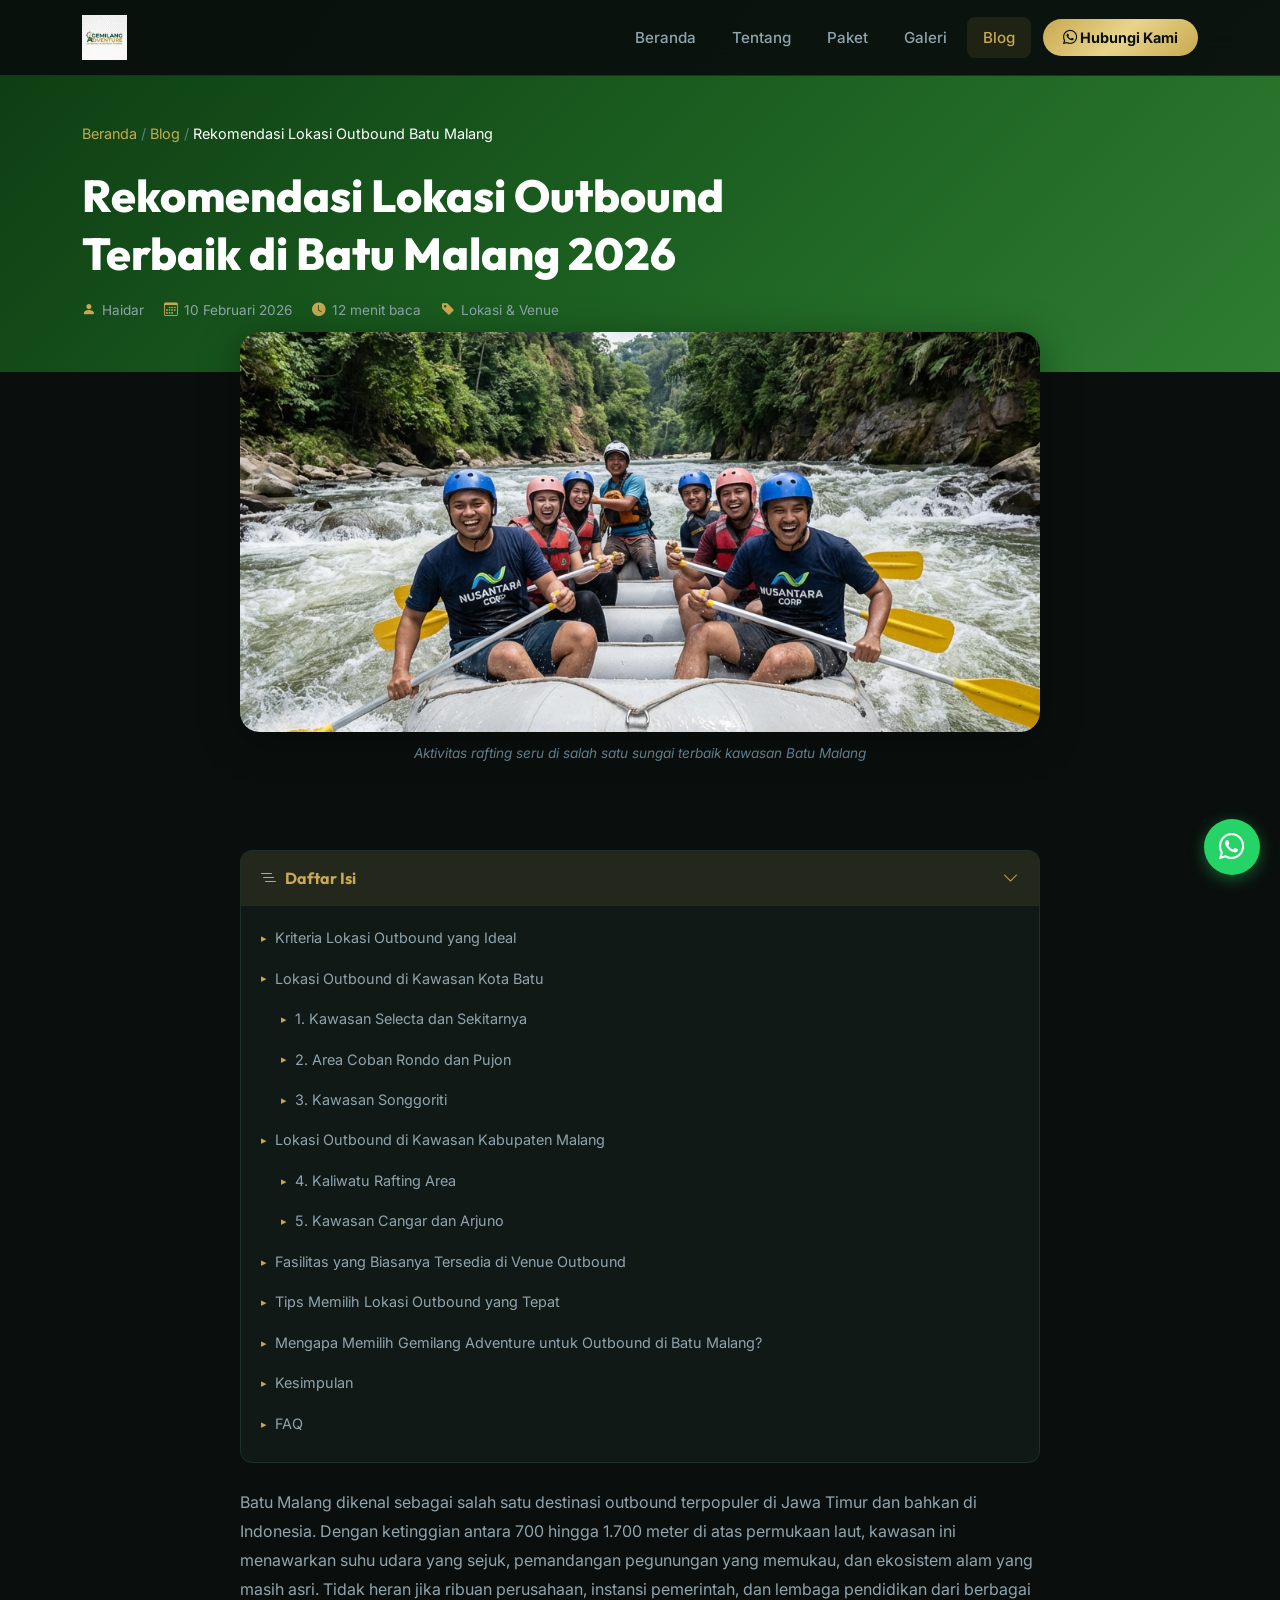
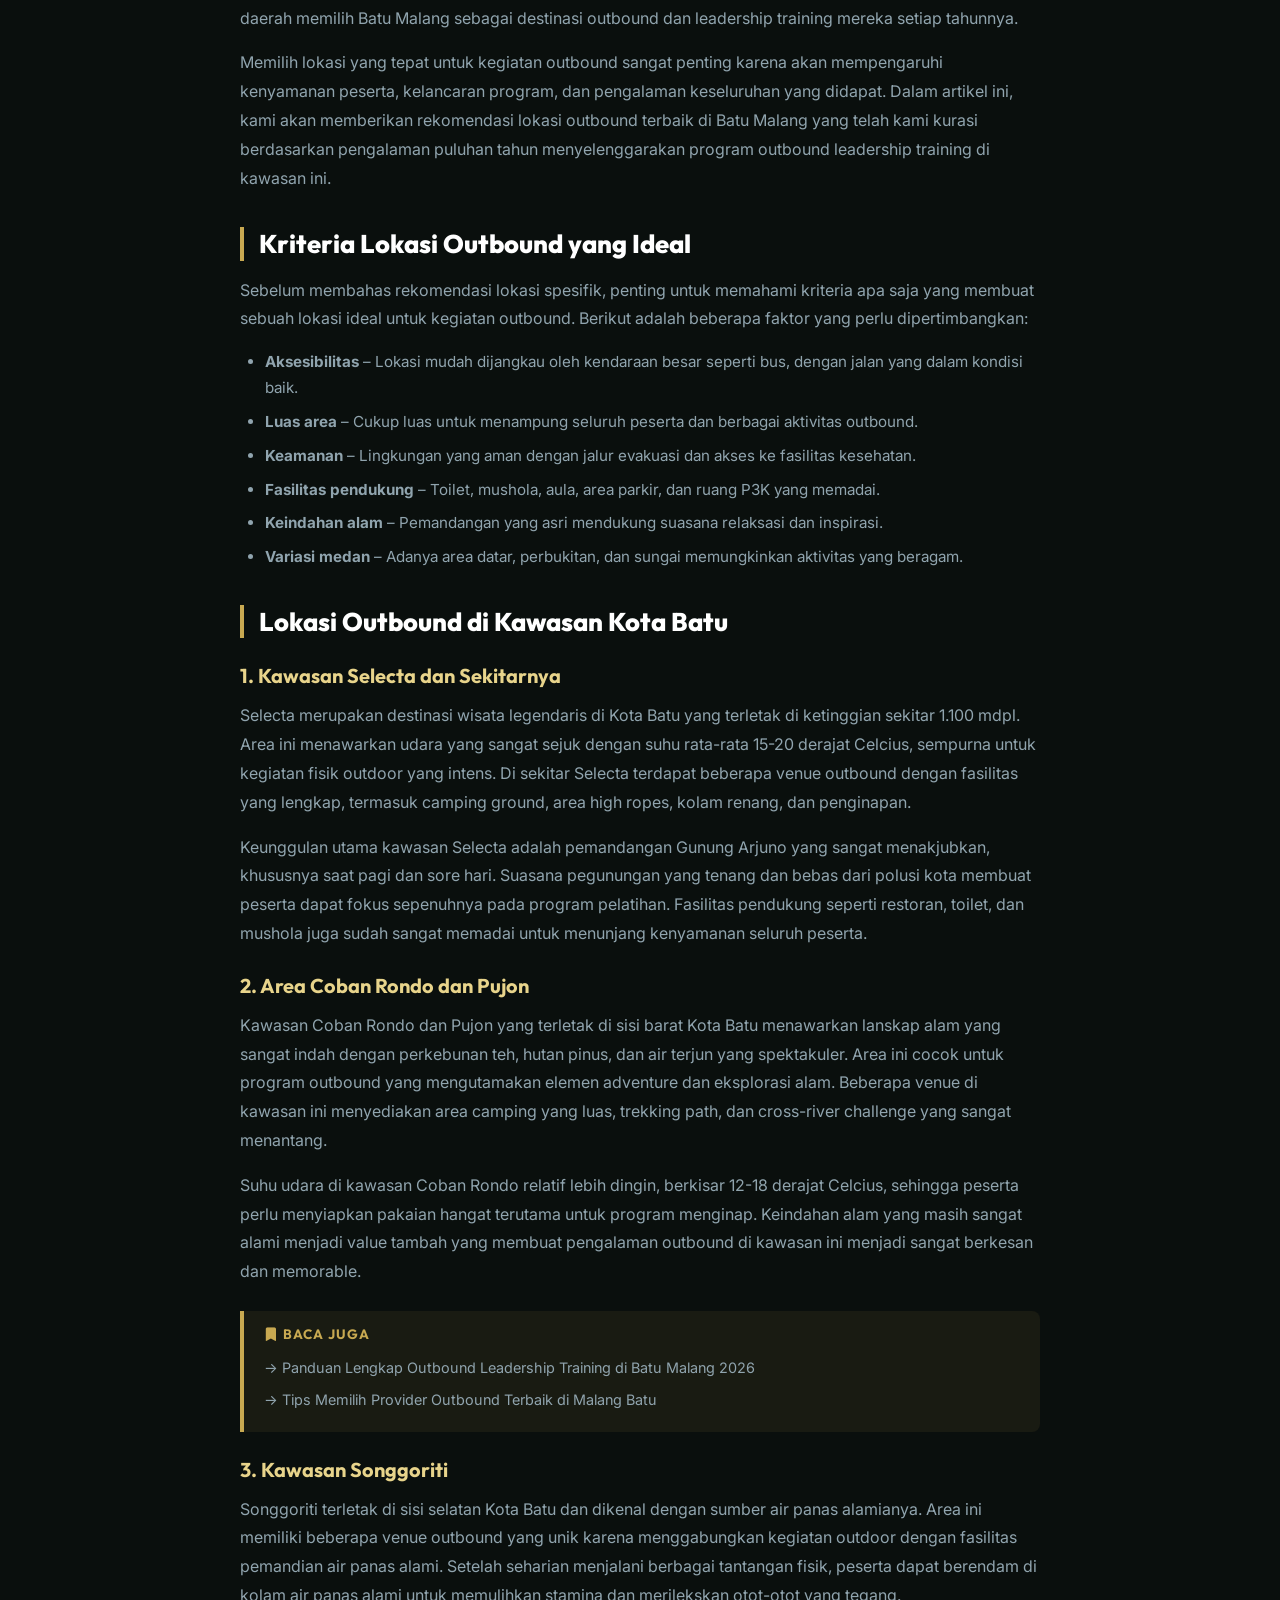
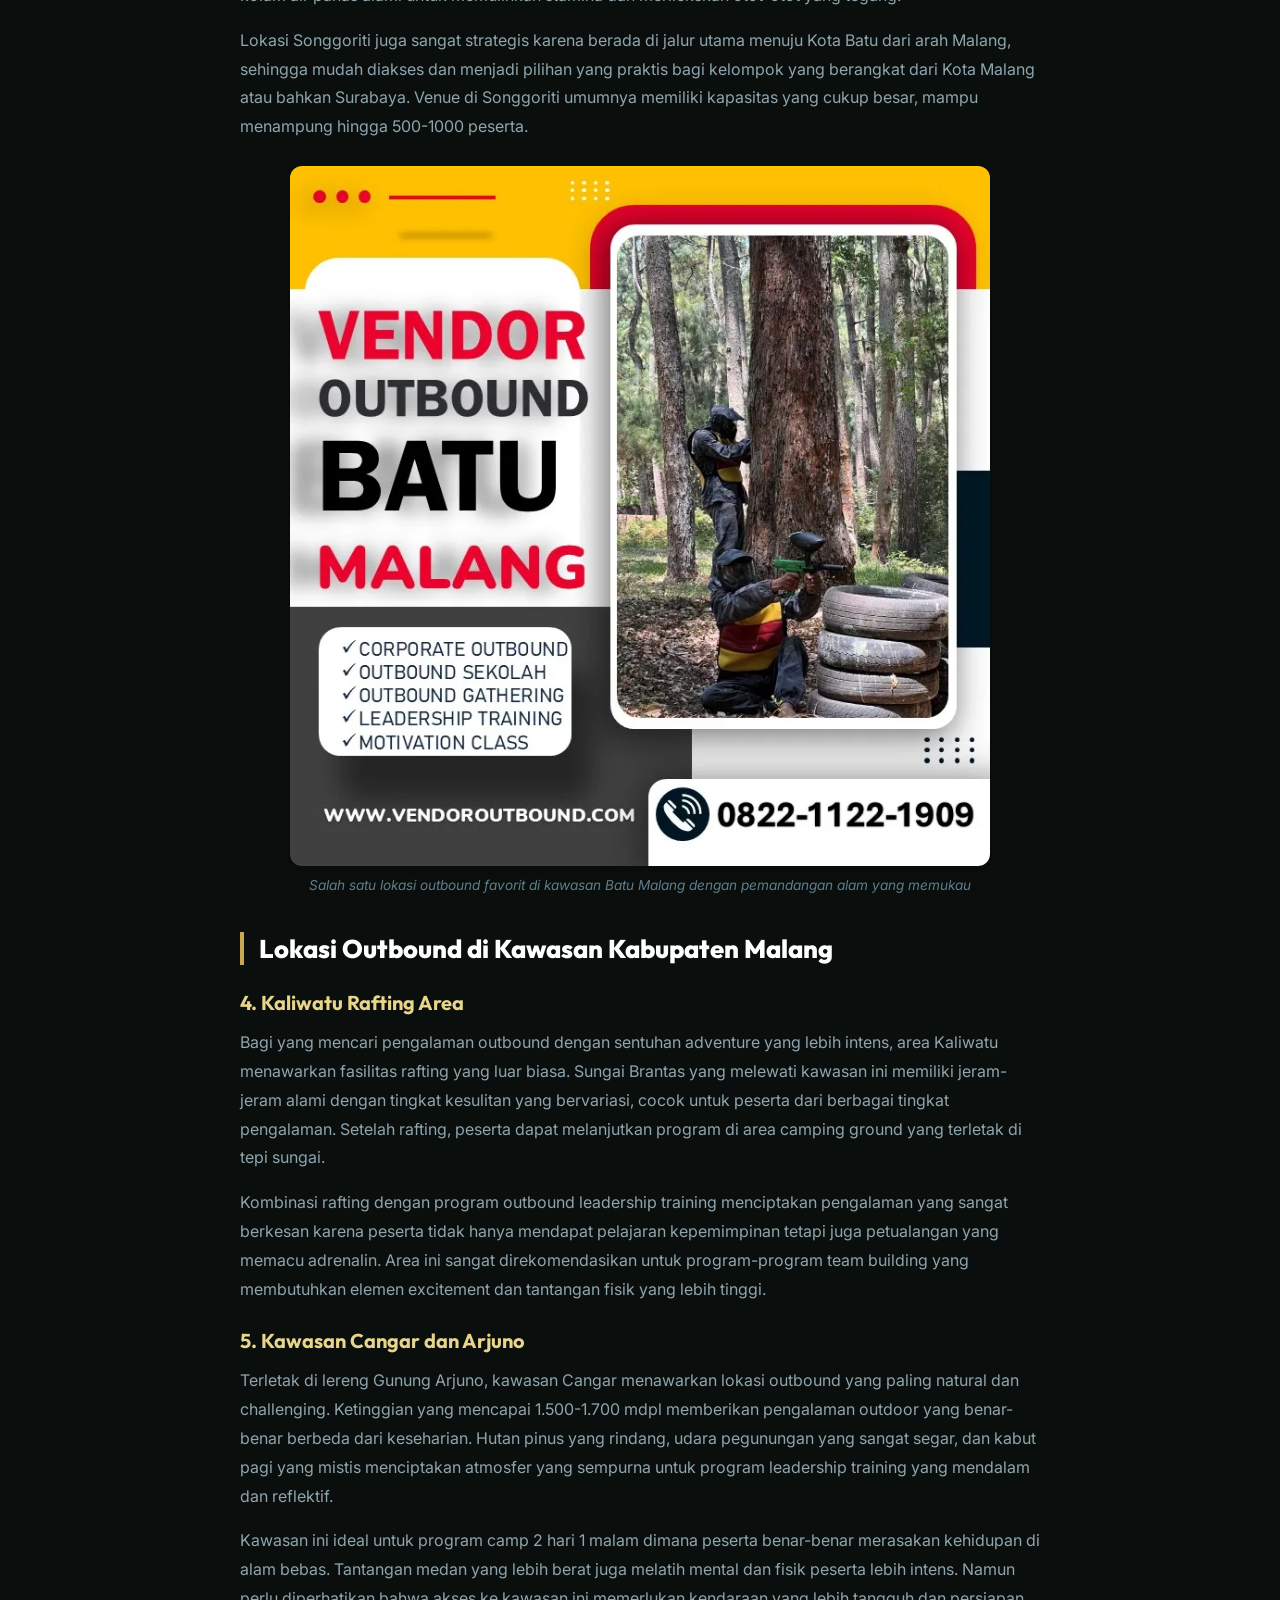
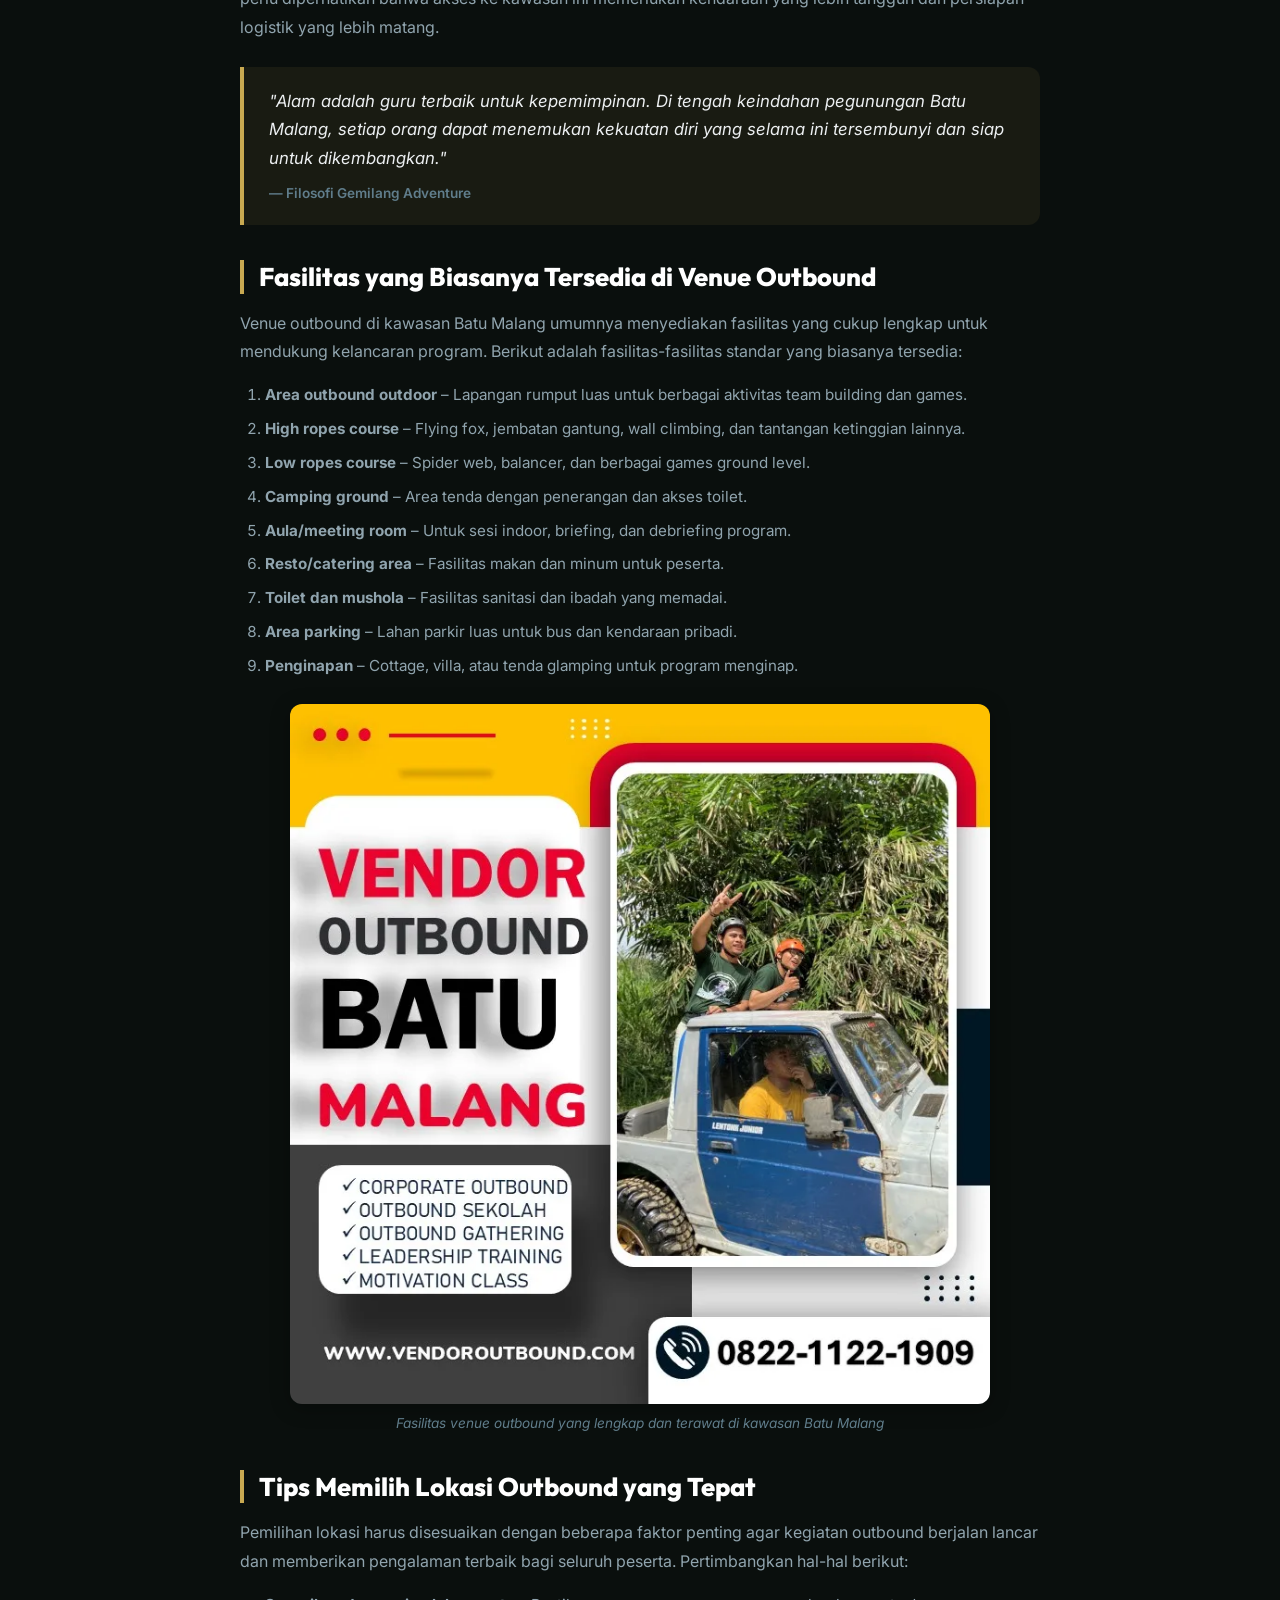
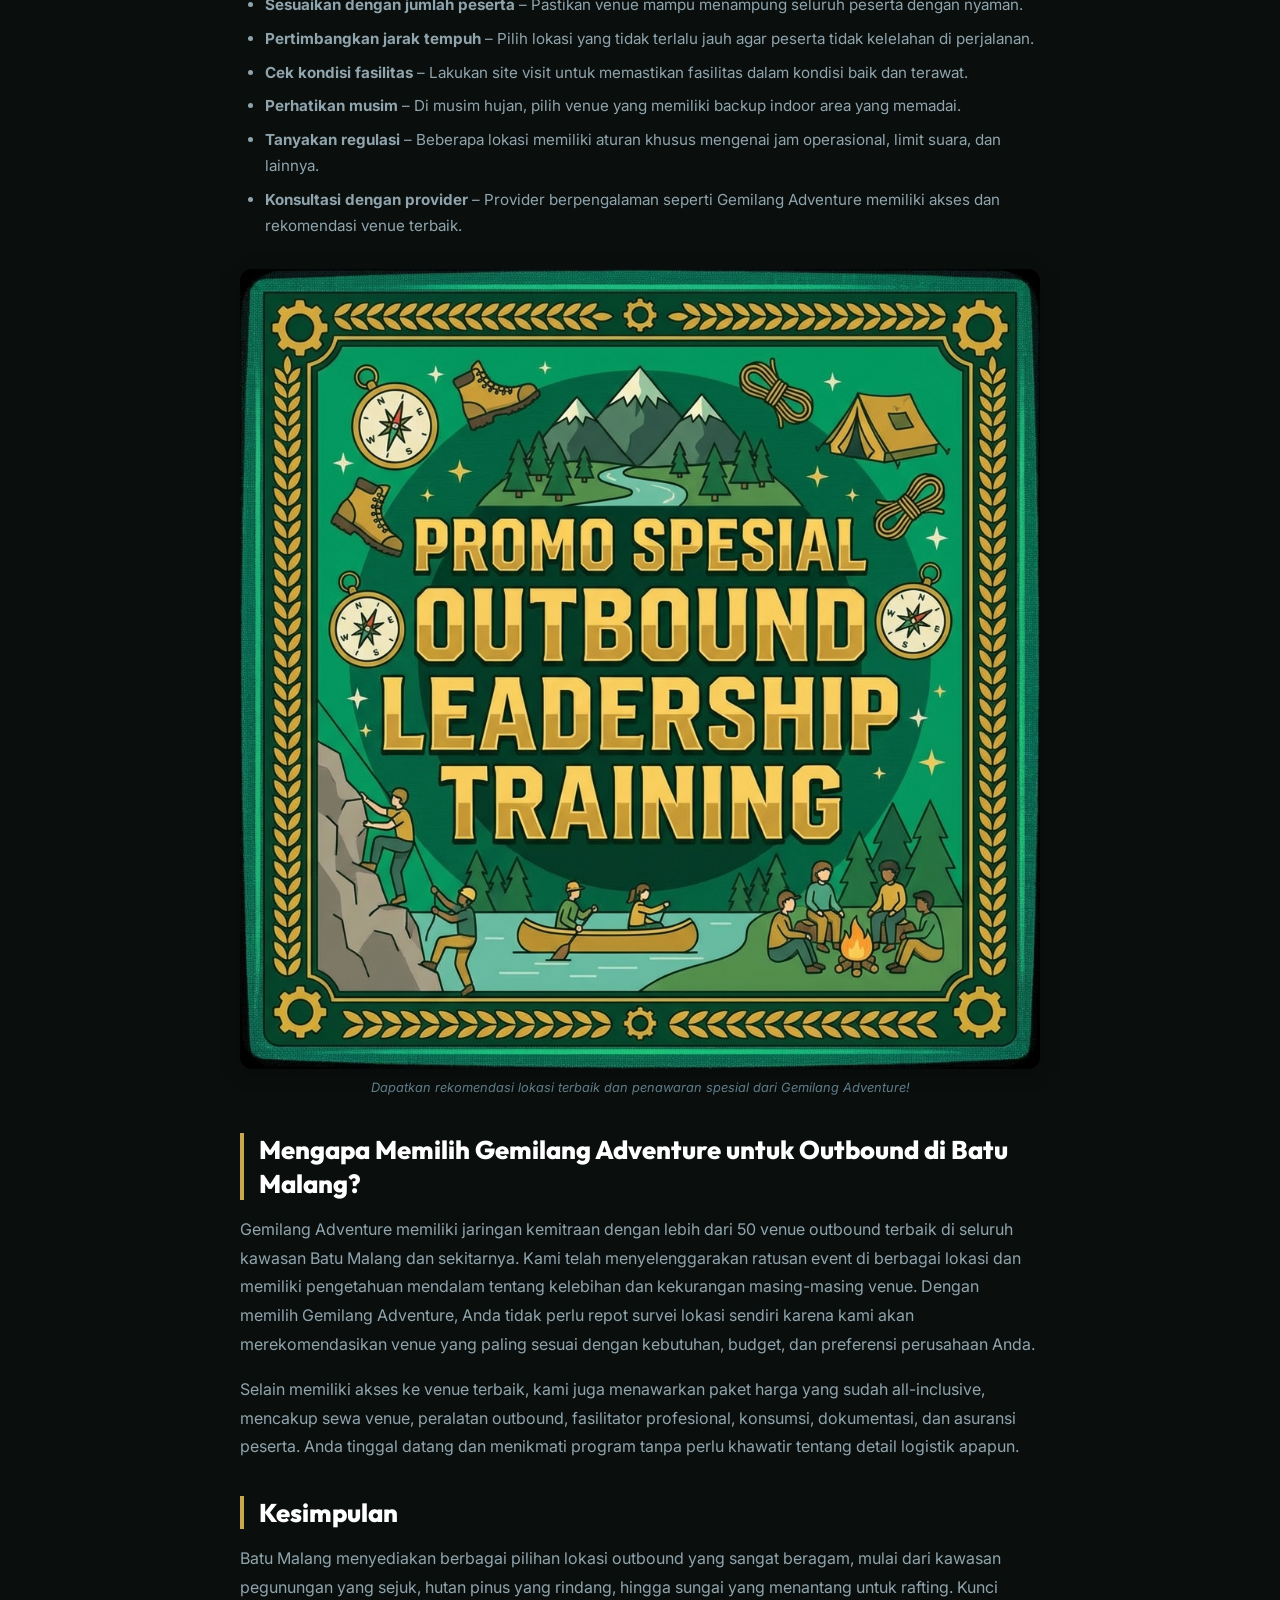
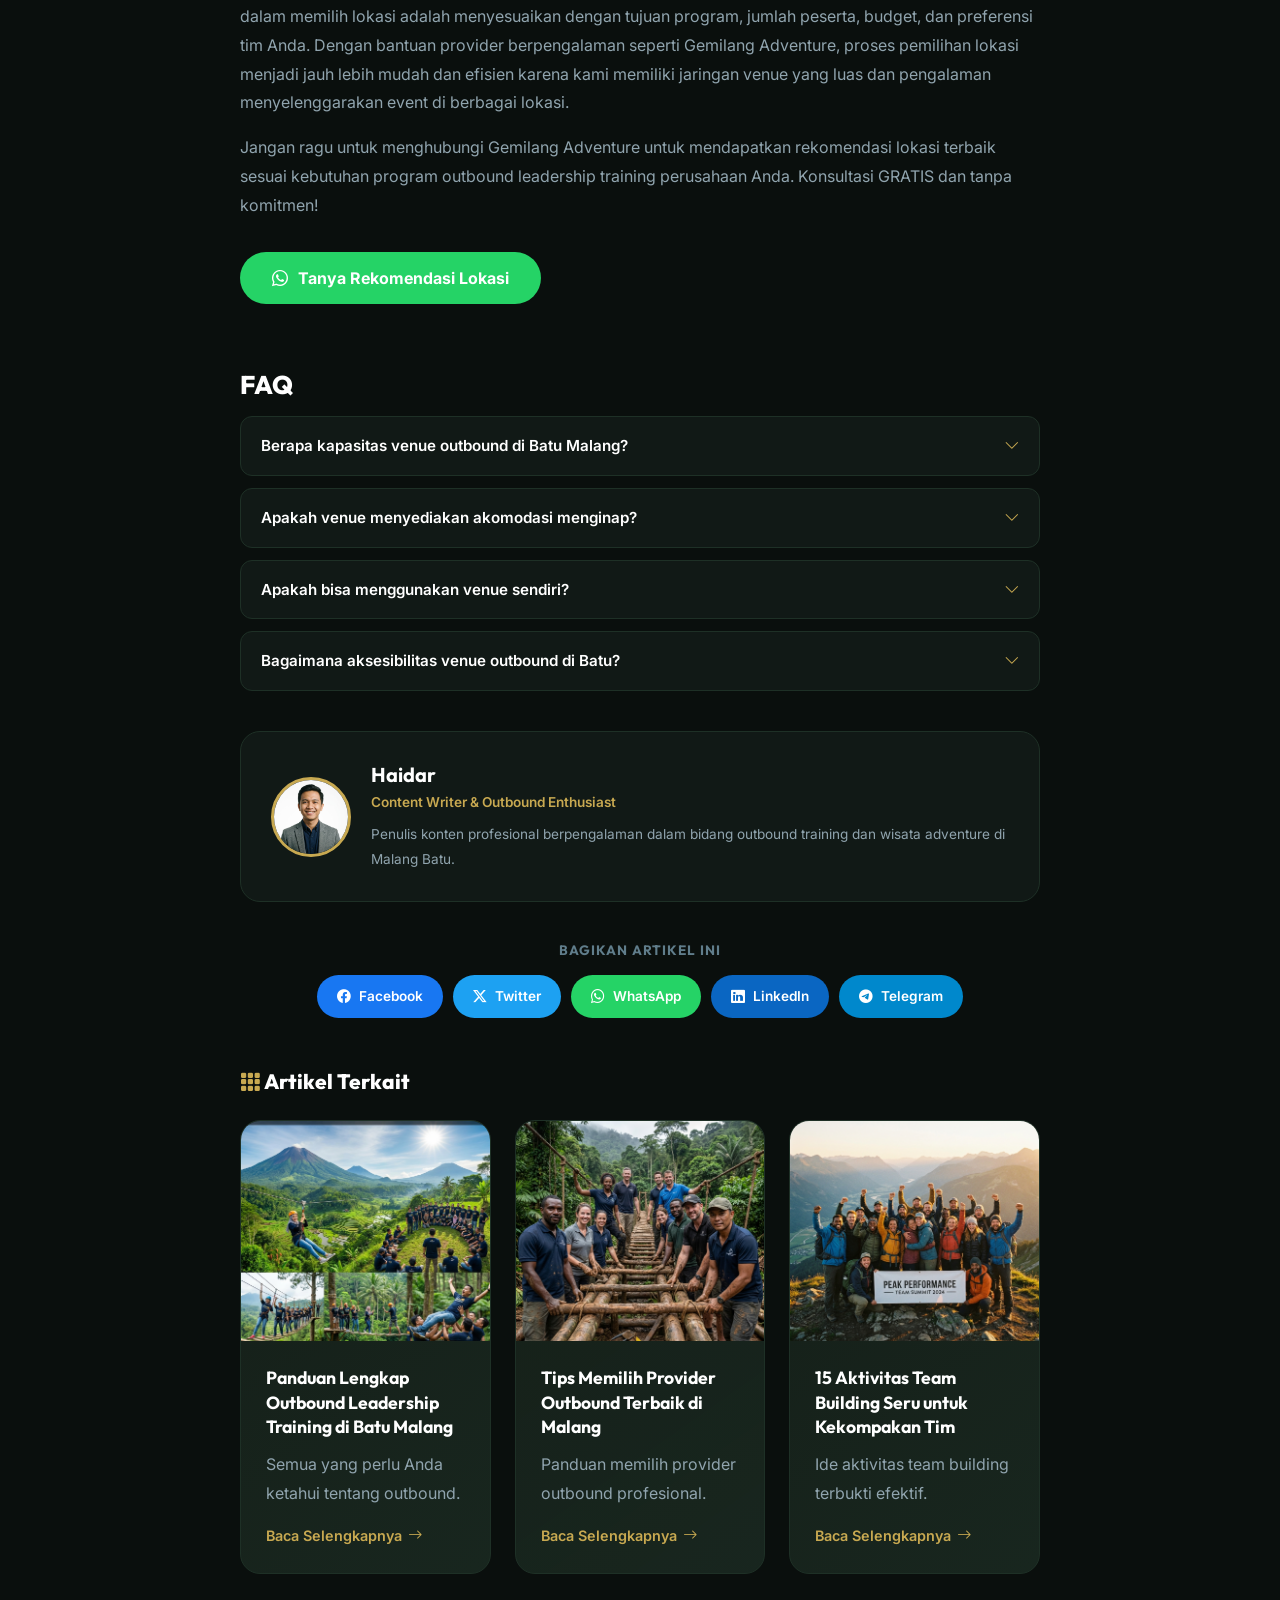
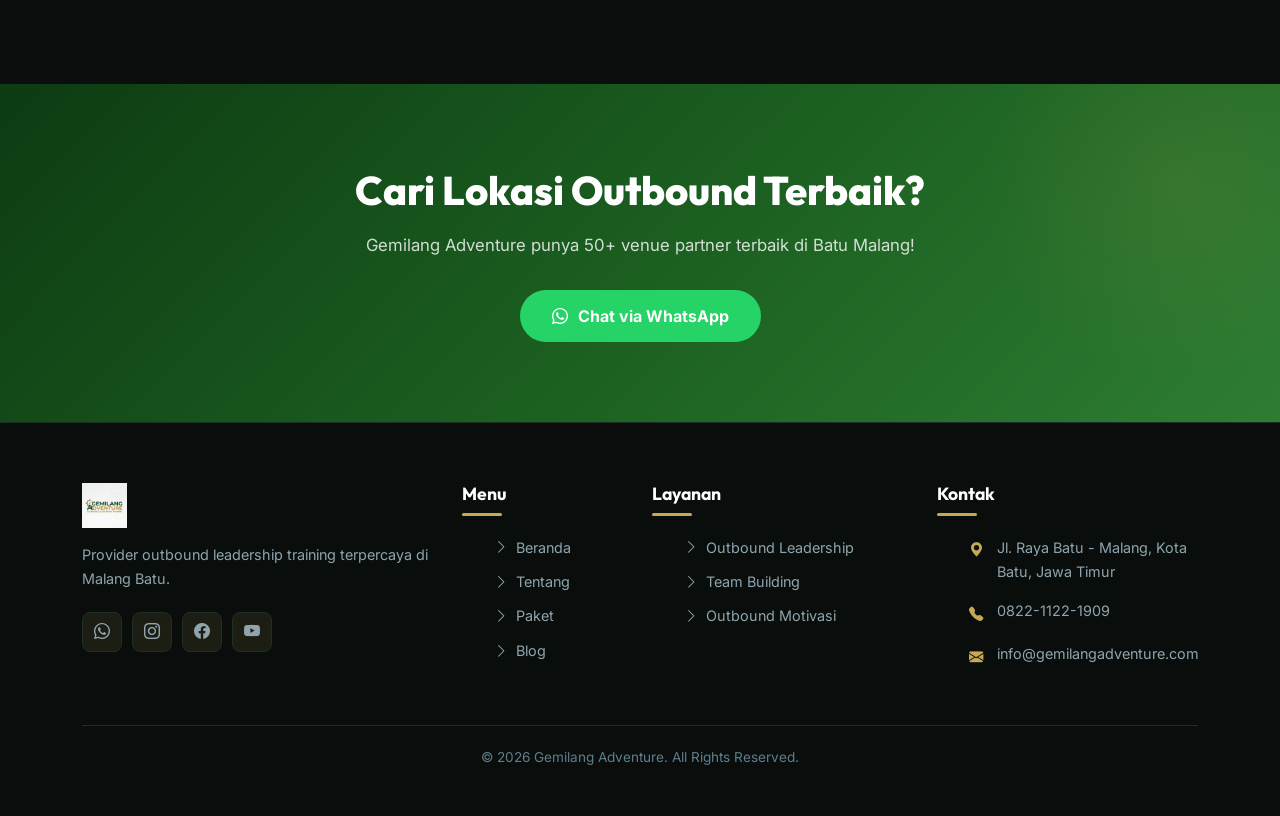
<file: rekomendasi-lokasi-outbound-terbaik-batu-malang.html>
<!DOCTYPE html>
<html lang="id">

<head>
    <meta charset="UTF-8">
    <meta name="viewport" content="width=device-width, initial-scale=1.0, maximum-scale=5.0">
    <meta http-equiv="X-UA-Compatible" content="IE=edge">
    <title>Rekomendasi Lokasi Outbound Terbaik di Batu Malang 2026 | Gemilang Adventure</title>
    <meta name="description"
        content="Rekomendasi lokasi outbound terbaik di Batu Malang 2026. Temukan venue outbound dengan fasilitas lengkap, pemandangan alam memukau, dan harga terjangkau untuk kegiatan perusahaan Anda.">
    <meta name="keywords"
        content="lokasi outbound batu malang, venue outbound malang, tempat outbound batu, lokasi team building malang, rekomendasi venue outbound, outbound batu malang 2026">
    <meta name="author" content="haidar">
    <meta name="robots" content="index, follow, max-snippet:-1, max-image-preview:large, max-video-preview:-1">
    <link rel="canonical" href="https://gemilangadventure.com/rekomendasi-lokasi-outbound-terbaik-batu-malang.html">
    <meta property="og:type" content="article">
    <meta property="og:title" content="Rekomendasi Lokasi Outbound Terbaik di Batu Malang 2026">
    <meta property="og:description"
        content="Rekomendasi lokasi outbound terbaik di Batu Malang 2026 dengan fasilitas lengkap.">
    <meta property="og:image" content="https://gemilangadventure.com/img/blog-rafting.png">
    <meta property="og:url"
        content="https://gemilangadventure.com/rekomendasi-lokasi-outbound-terbaik-batu-malang.html">
    <meta property="og:site_name" content="Gemilang Adventure">
    <meta property="og:locale" content="id_ID">
    <meta property="article:published_time" content="2026-02-10T08:00:00+07:00">
    <meta property="article:author" content="Haidar">
    <meta name="twitter:card" content="summary_large_image">
    <meta name="twitter:title" content="Rekomendasi Lokasi Outbound Terbaik di Batu Malang 2026">
    <meta name="twitter:image" content="https://gemilangadventure.com/img/blog-rafting.png">
    <link rel="icon" type="image/png" href="img/logo.png">
    <link rel="apple-touch-icon" href="img/logo.png">
    <link href="https://cdn.jsdelivr.net/npm/bootstrap@5.3.3/dist/css/bootstrap.min.css" rel="stylesheet">
    <link href="https://cdn.jsdelivr.net/npm/bootstrap-icons@1.11.3/font/bootstrap-icons.min.css" rel="stylesheet">
    <link href="style.css" rel="stylesheet">
    <script type="application/ld+json">
  {"@context":"https://schema.org","@type":"Article","headline":"Rekomendasi Lokasi Outbound Terbaik di Batu Malang 2026","image":"https://gemilangadventure.com/img/blog-rafting.png","author":{"@type":"Person","name":"Haidar"},"publisher":{"@type":"Organization","name":"Gemilang Adventure","logo":{"@type":"ImageObject","url":"https://gemilangadventure.com/img/logo.png"}},"datePublished":"2026-02-10","dateModified":"2026-02-24"}
  </script>
    <script type="application/ld+json">
  {"@context":"https://schema.org","@type":"FAQPage","mainEntity":[{"@type":"Question","name":"Berapa kapasitas venue outbound di Batu Malang?","acceptedAnswer":{"@type":"Answer","text":"Kapasitas venue bervariasi mulai dari 30 orang hingga 1000+ orang. Gemilang Adventure memiliki akses ke berbagai venue yang dapat disesuaikan dengan jumlah peserta Anda."}},{"@type":"Question","name":"Apakah venue menyediakan akomodasi menginap?","acceptedAnswer":{"@type":"Answer","text":"Ya, sebagian besar venue outbound di Batu Malang menyediakan akomodasi mulai dari tenda camping, cottage, hingga hotel bintang. Pilihan disesuaikan dengan budget dan preferensi klien."}},{"@type":"Question","name":"Apakah bisa menggunakan venue sendiri?","acceptedAnswer":{"@type":"Answer","text":"Tentu! Gemilang Adventure fleksibel dan bisa menyelenggarakan program di venue pilihan klien. Kami akan melakukan survei venue terlebih dahulu untuk memastikan kesiapan lokasi."}},{"@type":"Question","name":"Bagaimana aksesibilitas venue outbound di Batu?","acceptedAnswer":{"@type":"Answer","text":"Sebagian besar venue outbound di Batu Malang memiliki akses jalan yang baik dan bisa dilalui bus besar. Jarak dari kota Malang sekitar 30-45 menit dan dari Surabaya sekitar 2-3 jam perjalanan."}}]}
  </script>
</head>

<body>

    <nav class="navbar navbar-expand-lg navbar-dark navbar-custom fixed-top" id="mainNavbar">
        <div class="container">
            <a class="navbar-brand" href="index.html"><img src="img/logo.png" alt="Gemilang Adventure"
                    loading="eager"></a>
            <button class="navbar-toggler" type="button" data-bs-toggle="collapse" data-bs-target="#navbarNav"><span
                    class="navbar-toggler-icon"></span></button>
            <div class="collapse navbar-collapse" id="navbarNav">
                <ul class="navbar-nav ms-auto align-items-lg-center gap-1">
                    <li class="nav-item"><a class="nav-link" href="index.html">Beranda</a></li>
                    <li class="nav-item"><a class="nav-link" href="index.html#tentang">Tentang</a></li>
                    <li class="nav-item"><a class="nav-link" href="index.html#paket">Paket</a></li>
                    <li class="nav-item"><a class="nav-link" href="index.html#galeri">Galeri</a></li>
                    <li class="nav-item"><a class="nav-link active" href="blog.html">Blog</a></li>
                    <li class="nav-item ms-lg-2"><a class="btn btn-cta-nav" href="https://wa.me/6282211221909"
                            target="_blank" rel="noopener"><i class="bi bi-whatsapp"></i> Hubungi Kami</a></li>
                </ul>
            </div>
        </div>
    </nav>

    <section class="article-hero">
        <div class="container">
            <div class="article-breadcrumb"><a href="index.html">Beranda</a> <span> / </span> <a
                    href="blog.html">Blog</a> <span> / </span> <span class="text-white">Rekomendasi Lokasi Outbound Batu
                    Malang</span></div>
            <h1 class="section-title text-white" style="max-width:800px;">Rekomendasi Lokasi Outbound Terbaik di Batu
                Malang 2026</h1>
            <div class="article-meta">
                <span><i class="bi bi-person-fill"></i> Haidar</span>
                <span><i class="bi bi-calendar3"></i> 10 Februari 2026</span>
                <span><i class="bi bi-clock-fill"></i> 12 menit baca</span>
                <span><i class="bi bi-tag-fill"></i> Lokasi & Venue</span>
            </div>
        </div>
    </section>

    <div class="container">
        <figure class="article-main-img">
            <img src="img/blog-rafting.png"
                alt="Rekomendasi Lokasi Outbound Terbaik di Batu Malang 2026 - Aktivitas rafting seru" loading="eager">
            <figcaption>Aktivitas rafting seru di salah satu sungai terbaik kawasan Batu Malang</figcaption>
        </figure>
    </div>

    <section class="article-content-section">
        <div class="container">
            <div class="article-body">

                <div class="toc-container">
                    <div class="toc-header" id="tocHeader">
                        <h5><i class="bi bi-list-nested"></i> Daftar Isi</h5><i
                            class="bi bi-chevron-down toggle-icon"></i>
                    </div>
                    <div class="toc-body" id="tocBody">
                        <ul id="tocList"></ul>
                    </div>
                </div>

                <p>Batu Malang dikenal sebagai salah satu destinasi outbound terpopuler di Jawa Timur dan bahkan di
                    Indonesia. Dengan ketinggian antara 700 hingga 1.700 meter di atas permukaan laut, kawasan ini
                    menawarkan suhu udara yang sejuk, pemandangan pegunungan yang memukau, dan ekosistem alam yang masih
                    asri. Tidak heran jika ribuan perusahaan, instansi pemerintah, dan lembaga pendidikan dari berbagai
                    daerah memilih Batu Malang sebagai destinasi outbound dan leadership training mereka setiap
                    tahunnya.</p>

                <p>Memilih lokasi yang tepat untuk kegiatan outbound sangat penting karena akan mempengaruhi kenyamanan
                    peserta, kelancaran program, dan pengalaman keseluruhan yang didapat. Dalam artikel ini, kami akan
                    memberikan rekomendasi lokasi outbound terbaik di Batu Malang yang telah kami kurasi berdasarkan
                    pengalaman puluhan tahun menyelenggarakan program outbound leadership training di kawasan ini.</p>

                <h2 id="kriteria-lokasi-ideal">Kriteria Lokasi Outbound yang Ideal</h2>

                <p>Sebelum membahas rekomendasi lokasi spesifik, penting untuk memahami kriteria apa saja yang membuat
                    sebuah lokasi ideal untuk kegiatan outbound. Berikut adalah beberapa faktor yang perlu
                    dipertimbangkan:</p>

                <ul>
                    <li><strong>Aksesibilitas</strong> – Lokasi mudah dijangkau oleh kendaraan besar seperti bus, dengan
                        jalan yang dalam kondisi baik.</li>
                    <li><strong>Luas area</strong> – Cukup luas untuk menampung seluruh peserta dan berbagai aktivitas
                        outbound.</li>
                    <li><strong>Keamanan</strong> – Lingkungan yang aman dengan jalur evakuasi dan akses ke fasilitas
                        kesehatan.</li>
                    <li><strong>Fasilitas pendukung</strong> – Toilet, mushola, aula, area parkir, dan ruang P3K yang
                        memadai.</li>
                    <li><strong>Keindahan alam</strong> – Pemandangan yang asri mendukung suasana relaksasi dan
                        inspirasi.</li>
                    <li><strong>Variasi medan</strong> – Adanya area datar, perbukitan, dan sungai memungkinkan
                        aktivitas yang beragam.</li>
                </ul>

                <h2 id="lokasi-kawasan-batu">Lokasi Outbound di Kawasan Kota Batu</h2>

                <h3 id="selecta">1. Kawasan Selecta dan Sekitarnya</h3>

                <p>Selecta merupakan destinasi wisata legendaris di Kota Batu yang terletak di ketinggian sekitar 1.100
                    mdpl. Area ini menawarkan udara yang sangat sejuk dengan suhu rata-rata 15-20 derajat Celcius,
                    sempurna untuk kegiatan fisik outdoor yang intens. Di sekitar Selecta terdapat beberapa venue
                    outbound dengan fasilitas yang lengkap, termasuk camping ground, area high ropes, kolam renang, dan
                    penginapan.</p>

                <p>Keunggulan utama kawasan Selecta adalah pemandangan Gunung Arjuno yang sangat menakjubkan, khususnya
                    saat pagi dan sore hari. Suasana pegunungan yang tenang dan bebas dari polusi kota membuat peserta
                    dapat fokus sepenuhnya pada program pelatihan. Fasilitas pendukung seperti restoran, toilet, dan
                    mushola juga sudah sangat memadai untuk menunjang kenyamanan seluruh peserta.</p>

                <h3 id="coban-rondo">2. Area Coban Rondo dan Pujon</h3>

                <p>Kawasan Coban Rondo dan Pujon yang terletak di sisi barat Kota Batu menawarkan lanskap alam yang
                    sangat indah dengan perkebunan teh, hutan pinus, dan air terjun yang spektakuler. Area ini cocok
                    untuk program outbound yang mengutamakan elemen adventure dan eksplorasi alam. Beberapa venue di
                    kawasan ini menyediakan area camping yang luas, trekking path, dan cross-river challenge yang sangat
                    menantang.</p>

                <p>Suhu udara di kawasan Coban Rondo relatif lebih dingin, berkisar 12-18 derajat Celcius, sehingga
                    peserta perlu menyiapkan pakaian hangat terutama untuk program menginap. Keindahan alam yang masih
                    sangat alami menjadi value tambah yang membuat pengalaman outbound di kawasan ini menjadi sangat
                    berkesan dan memorable.</p>

                <div class="baca-juga">
                    <h6><i class="bi bi-bookmark-fill"></i> Baca Juga</h6>
                    <a href="panduan-lengkap-outbound-leadership-training-batu-malang.html">→ Panduan Lengkap Outbound
                        Leadership Training di Batu Malang 2026</a>
                    <a href="tips-memilih-provider-outbound-terbaik-malang-batu.html">→ Tips Memilih Provider Outbound
                        Terbaik di Malang Batu</a>
                </div>

                <h3 id="songgoriti">3. Kawasan Songgoriti</h3>

                <p>Songgoriti terletak di sisi selatan Kota Batu dan dikenal dengan sumber air panas alamianya. Area ini
                    memiliki beberapa venue outbound yang unik karena menggabungkan kegiatan outdoor dengan fasilitas
                    pemandian air panas alami. Setelah seharian menjalani berbagai tantangan fisik, peserta dapat
                    berendam di kolam air panas alami untuk memulihkan stamina dan merilekskan otot-otot yang tegang.
                </p>

                <p>Lokasi Songgoriti juga sangat strategis karena berada di jalur utama menuju Kota Batu dari arah
                    Malang, sehingga mudah diakses dan menjadi pilihan yang praktis bagi kelompok yang berangkat dari
                    Kota Malang atau bahkan Surabaya. Venue di Songgoriti umumnya memiliki kapasitas yang cukup besar,
                    mampu menampung hingga 500-1000 peserta.</p>

                <figure class="supporting-img">
                    <img src="img/Paket Outbound Batu Malang (55)_11zon.webp"
                        alt="Lokasi outbound di kawasan pegunungan Batu Malang dengan pemandangan alam yang asri"
                        loading="lazy">
                    <figcaption>Salah satu lokasi outbound favorit di kawasan Batu Malang dengan pemandangan alam yang
                        memukau</figcaption>
                </figure>

                <h2 id="lokasi-kawasan-malang">Lokasi Outbound di Kawasan Kabupaten Malang</h2>

                <h3 id="kaliwatu">4. Kaliwatu Rafting Area</h3>

                <p>Bagi yang mencari pengalaman outbound dengan sentuhan adventure yang lebih intens, area Kaliwatu
                    menawarkan fasilitas rafting yang luar biasa. Sungai Brantas yang melewati kawasan ini memiliki
                    jeram-jeram alami dengan tingkat kesulitan yang bervariasi, cocok untuk peserta dari berbagai
                    tingkat pengalaman. Setelah rafting, peserta dapat melanjutkan program di area camping ground yang
                    terletak di tepi sungai.</p>

                <p>Kombinasi rafting dengan program outbound leadership training menciptakan pengalaman yang sangat
                    berkesan karena peserta tidak hanya mendapat pelajaran kepemimpinan tetapi juga petualangan yang
                    memacu adrenalin. Area ini sangat direkomendasikan untuk program-program team building yang
                    membutuhkan elemen excitement dan tantangan fisik yang lebih tinggi.</p>

                <h3 id="batu-cangar">5. Kawasan Cangar dan Arjuno</h3>

                <p>Terletak di lereng Gunung Arjuno, kawasan Cangar menawarkan lokasi outbound yang paling natural dan
                    challenging. Ketinggian yang mencapai 1.500-1.700 mdpl memberikan pengalaman outdoor yang
                    benar-benar berbeda dari keseharian. Hutan pinus yang rindang, udara pegunungan yang sangat segar,
                    dan kabut pagi yang mistis menciptakan atmosfer yang sempurna untuk program leadership training yang
                    mendalam dan reflektif.</p>

                <p>Kawasan ini ideal untuk program camp 2 hari 1 malam dimana peserta benar-benar merasakan kehidupan di
                    alam bebas. Tantangan medan yang lebih berat juga melatih mental dan fisik peserta lebih intens.
                    Namun perlu diperhatikan bahwa akses ke kawasan ini memerlukan kendaraan yang lebih tangguh dan
                    persiapan logistik yang lebih matang.</p>

                <blockquote>
                    "Alam adalah guru terbaik untuk kepemimpinan. Di tengah keindahan pegunungan Batu Malang, setiap
                    orang dapat menemukan kekuatan diri yang selama ini tersembunyi dan siap untuk dikembangkan."
                    <footer>— Filosofi Gemilang Adventure</footer>
                </blockquote>

                <h2 id="fasilitas-venue">Fasilitas yang Biasanya Tersedia di Venue Outbound</h2>

                <p>Venue outbound di kawasan Batu Malang umumnya menyediakan fasilitas yang cukup lengkap untuk
                    mendukung kelancaran program. Berikut adalah fasilitas-fasilitas standar yang biasanya tersedia:</p>

                <ol>
                    <li><strong>Area outbound outdoor</strong> – Lapangan rumput luas untuk berbagai aktivitas team
                        building dan games.</li>
                    <li><strong>High ropes course</strong> – Flying fox, jembatan gantung, wall climbing, dan tantangan
                        ketinggian lainnya.</li>
                    <li><strong>Low ropes course</strong> – Spider web, balancer, dan berbagai games ground level.</li>
                    <li><strong>Camping ground</strong> – Area tenda dengan penerangan dan akses toilet.</li>
                    <li><strong>Aula/meeting room</strong> – Untuk sesi indoor, briefing, dan debriefing program.</li>
                    <li><strong>Resto/catering area</strong> – Fasilitas makan dan minum untuk peserta.</li>
                    <li><strong>Toilet dan mushola</strong> – Fasilitas sanitasi dan ibadah yang memadai.</li>
                    <li><strong>Area parking</strong> – Lahan parkir luas untuk bus dan kendaraan pribadi.</li>
                    <li><strong>Penginapan</strong> – Cottage, villa, atau tenda glamping untuk program menginap.</li>
                </ol>

                <figure class="supporting-img">
                    <img src="img/Paket Outbound Batu Malang (58)_11zon.webp"
                        alt="Fasilitas venue outbound lengkap di Batu Malang" loading="lazy">
                    <figcaption>Fasilitas venue outbound yang lengkap dan terawat di kawasan Batu Malang</figcaption>
                </figure>

                <h2 id="tips-memilih-lokasi">Tips Memilih Lokasi Outbound yang Tepat</h2>

                <p>Pemilihan lokasi harus disesuaikan dengan beberapa faktor penting agar kegiatan outbound berjalan
                    lancar dan memberikan pengalaman terbaik bagi seluruh peserta. Pertimbangkan hal-hal berikut:</p>

                <ul>
                    <li><strong>Sesuaikan dengan jumlah peserta</strong> – Pastikan venue mampu menampung seluruh
                        peserta dengan nyaman.</li>
                    <li><strong>Pertimbangkan jarak tempuh</strong> – Pilih lokasi yang tidak terlalu jauh agar peserta
                        tidak kelelahan di perjalanan.</li>
                    <li><strong>Cek kondisi fasilitas</strong> – Lakukan site visit untuk memastikan fasilitas dalam
                        kondisi baik dan terawat.</li>
                    <li><strong>Perhatikan musim</strong> – Di musim hujan, pilih venue yang memiliki backup indoor area
                        yang memadai.</li>
                    <li><strong>Tanyakan regulasi</strong> – Beberapa lokasi memiliki aturan khusus mengenai jam
                        operasional, limit suara, dan lainnya.</li>
                    <li><strong>Konsultasi dengan provider</strong> – Provider berpengalaman seperti Gemilang Adventure
                        memiliki akses dan rekomendasi venue terbaik.</li>
                </ul>

                <figure class="promo-img">
                    <img src="img/promo-outbound.png" alt="Promo Lokasi Outbound Batu Malang Gemilang Adventure"
                        loading="lazy">
                    <figcaption>Dapatkan rekomendasi lokasi terbaik dan penawaran spesial dari Gemilang Adventure!
                    </figcaption>
                </figure>

                <h2 id="kenapa-gemilang">Mengapa Memilih Gemilang Adventure untuk Outbound di Batu Malang?</h2>

                <p>Gemilang Adventure memiliki jaringan kemitraan dengan lebih dari 50 venue outbound terbaik di seluruh
                    kawasan Batu Malang dan sekitarnya. Kami telah menyelenggarakan ratusan event di berbagai lokasi dan
                    memiliki pengetahuan mendalam tentang kelebihan dan kekurangan masing-masing venue. Dengan memilih
                    Gemilang Adventure, Anda tidak perlu repot survei lokasi sendiri karena kami akan merekomendasikan
                    venue yang paling sesuai dengan kebutuhan, budget, dan preferensi perusahaan Anda.</p>

                <p>Selain memiliki akses ke venue terbaik, kami juga menawarkan paket harga yang sudah all-inclusive,
                    mencakup sewa venue, peralatan outbound, fasilitator profesional, konsumsi, dokumentasi, dan
                    asuransi peserta. Anda tinggal datang dan menikmati program tanpa perlu khawatir tentang detail
                    logistik apapun.</p>

                <h2 id="kesimpulan">Kesimpulan</h2>

                <p>Batu Malang menyediakan berbagai pilihan lokasi outbound yang sangat beragam, mulai dari kawasan
                    pegunungan yang sejuk, hutan pinus yang rindang, hingga sungai yang menantang untuk rafting. Kunci
                    dalam memilih lokasi adalah menyesuaikan dengan tujuan program, jumlah peserta, budget, dan
                    preferensi tim Anda. Dengan bantuan provider berpengalaman seperti Gemilang Adventure, proses
                    pemilihan lokasi menjadi jauh lebih mudah dan efisien karena kami memiliki jaringan venue yang luas
                    dan pengalaman menyelenggarakan event di berbagai lokasi.</p>

                <p>Jangan ragu untuk menghubungi Gemilang Adventure untuk mendapatkan rekomendasi lokasi terbaik sesuai
                    kebutuhan program outbound leadership training perusahaan Anda. Konsultasi GRATIS dan tanpa
                    komitmen!</p>

                <a href="https://wa.me/6282211221909?text=Halo%20Gemilang%20Adventure,%20saya%20ingin%20tahu%20rekomendasi%20lokasi%20outbound%20terbaik%20di%20Batu%20Malang"
                    class="btn btn-wa mt-3 mb-4" target="_blank" rel="noopener"><i class="bi bi-whatsapp"></i> Tanya
                    Rekomendasi Lokasi</a>

                <div class="faq-section">
                    <h2 id="faq" style="border-left:none;padding-left:0;">FAQ</h2>
                    <div class="faq-item">
                        <div class="faq-question" onclick="toggleFaq(this)"><span>Berapa kapasitas venue outbound di
                                Batu Malang?</span><i class="bi bi-chevron-down"></i></div>
                        <div class="faq-answer">
                            <div class="faq-answer-inner">Kapasitas venue bervariasi mulai dari 30 orang hingga 1000+
                                orang. Gemilang Adventure memiliki akses ke berbagai venue yang dapat disesuaikan dengan
                                jumlah peserta Anda, baik untuk kelompok kecil maupun kelompok besar.</div>
                        </div>
                    </div>
                    <div class="faq-item">
                        <div class="faq-question" onclick="toggleFaq(this)"><span>Apakah venue menyediakan akomodasi
                                menginap?</span><i class="bi bi-chevron-down"></i></div>
                        <div class="faq-answer">
                            <div class="faq-answer-inner">Ya, sebagian besar venue outbound di Batu Malang menyediakan
                                akomodasi mulai dari tenda camping, cottage, hingga hotel bintang. Pilihan disesuaikan
                                dengan budget dan preferensi klien.</div>
                        </div>
                    </div>
                    <div class="faq-item">
                        <div class="faq-question" onclick="toggleFaq(this)"><span>Apakah bisa menggunakan venue
                                sendiri?</span><i class="bi bi-chevron-down"></i></div>
                        <div class="faq-answer">
                            <div class="faq-answer-inner">Tentu! Gemilang Adventure sangat fleksibel dan bisa
                                menyelenggarakan program di venue pilihan klien. Kami akan melakukan survei venue
                                terlebih dahulu untuk memastikan kesiapan dan keamanan lokasi.</div>
                        </div>
                    </div>
                    <div class="faq-item">
                        <div class="faq-question" onclick="toggleFaq(this)"><span>Bagaimana aksesibilitas venue outbound
                                di Batu?</span><i class="bi bi-chevron-down"></i></div>
                        <div class="faq-answer">
                            <div class="faq-answer-inner">Sebagian besar venue outbound di Batu Malang memiliki akses
                                jalan yang baik dan bisa dilalui bus besar. Jarak dari kota Malang sekitar 30-45 menit
                                dan dari Surabaya sekitar 2-3 jam perjalanan darat.</div>
                        </div>
                    </div>
                </div>

                <div class="author-profile">
                    <img src="img/author-haidar.png" alt="Haidar" loading="lazy">
                    <div class="author-info">
                        <h5>Haidar</h5>
                        <div class="author-role">Content Writer & Outbound Enthusiast</div>
                        <p>Penulis konten profesional berpengalaman dalam bidang outbound training dan wisata adventure
                            di Malang Batu.</p>
                    </div>
                </div>

                <div class="share-section">
                    <h6>Bagikan Artikel Ini</h6>
                    <div class="share-buttons">
                        <a href="#" class="share-btn facebook" onclick="shareToFacebook()"><i
                                class="bi bi-facebook"></i> Facebook</a>
                        <a href="#" class="share-btn twitter" onclick="shareToTwitter()"><i class="bi bi-twitter-x"></i>
                            Twitter</a>
                        <a href="#" class="share-btn whatsapp" onclick="shareToWhatsApp()"><i
                                class="bi bi-whatsapp"></i> WhatsApp</a>
                        <a href="#" class="share-btn linkedin" onclick="shareToLinkedin()"><i
                                class="bi bi-linkedin"></i> LinkedIn</a>
                        <a href="#" class="share-btn telegram" onclick="shareToTelegram()"><i
                                class="bi bi-telegram"></i> Telegram</a>
                    </div>
                </div>
            </div>

            <div class="article-body">
                <div class="related-articles">
                    <h4><i class="bi bi-grid-3x3-gap-fill" style="color:var(--accent);"></i> Artikel Terkait</h4>
                    <div class="row g-4">
                        <div class="col-md-4">
                            <div class="blog-card">
                                <div class="blog-card-img"><img src="img/hero-banner.png" alt="Panduan Outbound"
                                        loading="lazy"></div>
                                <div class="blog-card-body">
                                    <h5>Panduan Lengkap Outbound Leadership Training di Batu Malang</h5>
                                    <p>Semua yang perlu Anda ketahui tentang outbound.</p><a
                                        href="panduan-lengkap-outbound-leadership-training-batu-malang.html"
                                        class="blog-read-more">Baca Selengkapnya <i class="bi bi-arrow-right"></i></a>
                                </div>
                            </div>
                        </div>
                        <div class="col-md-4">
                            <div class="blog-card">
                                <div class="blog-card-img"><img src="img/blog-teamwork.png" alt="Tips Provider"
                                        loading="lazy"></div>
                                <div class="blog-card-body">
                                    <h5>Tips Memilih Provider Outbound Terbaik di Malang</h5>
                                    <p>Panduan memilih provider outbound profesional.</p><a
                                        href="tips-memilih-provider-outbound-terbaik-malang-batu.html"
                                        class="blog-read-more">Baca Selengkapnya <i class="bi bi-arrow-right"></i></a>
                                </div>
                            </div>
                        </div>
                        <div class="col-md-4">
                            <div class="blog-card">
                                <div class="blog-card-img"><img src="img/blog-motivation.png" alt="Team Building"
                                        loading="lazy"></div>
                                <div class="blog-card-body">
                                    <h5>15 Aktivitas Team Building Seru untuk Kekompakan Tim</h5>
                                    <p>Ide aktivitas team building terbukti efektif.</p><a
                                        href="aktivitas-team-building-seru-membangun-kekompakan-tim.html"
                                        class="blog-read-more">Baca Selengkapnya <i class="bi bi-arrow-right"></i></a>
                                </div>
                            </div>
                        </div>
                    </div>
                </div>
            </div>
        </div>
    </section>

    <section class="cta-section section-padding">
        <div class="container">
            <div class="cta-content">
                <h2 class="cta-title">Cari Lokasi Outbound Terbaik?</h2>
                <p class="cta-desc">Gemilang Adventure punya 50+ venue partner terbaik di Batu Malang!</p><a
                    href="https://wa.me/6282211221909?text=Halo%20saya%20ingin%20rekomendasi%20lokasi%20outbound"
                    class="btn btn-wa" target="_blank" rel="noopener"><i class="bi bi-whatsapp"></i> Chat via
                    WhatsApp</a>
            </div>
        </div>
    </section>

    <footer class="footer">
        <div class="container">
            <div class="row g-4">
                <div class="col-lg-4 col-md-6">
                    <div class="footer-brand"><img src="img/logo.png" alt="Gemilang Adventure" loading="lazy">
                        <p>Provider outbound leadership training terpercaya di Malang Batu.</p>
                    </div>
                    <div class="footer-social"><a href="https://wa.me/6282211221909" target="_blank" rel="noopener"
                            aria-label="WhatsApp"><i class="bi bi-whatsapp"></i></a><a href="#"
                            aria-label="Instagram"><i class="bi bi-instagram"></i></a><a href="#"
                            aria-label="Facebook"><i class="bi bi-facebook"></i></a><a href="#" aria-label="YouTube"><i
                                class="bi bi-youtube"></i></a></div>
                </div>
                <div class="col-lg-2 col-md-6">
                    <h5 class="footer-title">Menu</h5>
                    <ul class="footer-links">
                        <li><a href="index.html"><i class="bi bi-chevron-right"></i> Beranda</a></li>
                        <li><a href="index.html#tentang"><i class="bi bi-chevron-right"></i> Tentang</a></li>
                        <li><a href="index.html#paket"><i class="bi bi-chevron-right"></i> Paket</a></li>
                        <li><a href="blog.html"><i class="bi bi-chevron-right"></i> Blog</a></li>
                    </ul>
                </div>
                <div class="col-lg-3 col-md-6">
                    <h5 class="footer-title">Layanan</h5>
                    <ul class="footer-links">
                        <li><a href="index.html#paket"><i class="bi bi-chevron-right"></i> Outbound Leadership</a></li>
                        <li><a href="index.html#paket"><i class="bi bi-chevron-right"></i> Team Building</a></li>
                        <li><a href="index.html#paket"><i class="bi bi-chevron-right"></i> Outbound Motivasi</a></li>
                    </ul>
                </div>
                <div class="col-lg-3 col-md-6">
                    <h5 class="footer-title">Kontak</h5>
                    <ul class="footer-contact">
                        <li><i class="bi bi-geo-alt-fill"></i><span>Jl. Raya Batu - Malang, Kota Batu, Jawa Timur</span>
                        </li>
                        <li><i class="bi bi-telephone-fill"></i><span>0822-1122-1909</span></li>
                        <li><i class="bi bi-envelope-fill"></i><span>info@gemilangadventure.com</span></li>
                    </ul>
                </div>
            </div>
            <div class="footer-bottom">
                <p>&copy; 2026 Gemilang Adventure. All Rights Reserved.</p>
            </div>
        </div>
    </footer>

    <div class="floating-wa"><a href="https://wa.me/6282211221909" class="floating-wa-btn" target="_blank"
            rel="noopener" aria-label="Chat WhatsApp"><i class="bi bi-whatsapp"></i></a></div>
    <button class="scroll-top-btn" id="scrollTopBtn" aria-label="Scroll to top"><i
            class="bi bi-chevron-up"></i></button>

    <script src="https://cdn.jsdelivr.net/npm/bootstrap@5.3.3/dist/js/bootstrap.bundle.min.js"></script>
    <script>
        window.addEventListener('scroll', function () { document.getElementById('mainNavbar').classList.toggle('scrolled', window.scrollY > 50); });
        const scrollTopBtn = document.getElementById('scrollTopBtn');
        window.addEventListener('scroll', function () { scrollTopBtn.classList.toggle('show', window.scrollY > 400); });
        scrollTopBtn.addEventListener('click', () => window.scrollTo({ top: 0, behavior: 'smooth' }));
        (function () { const ab = document.querySelector('.article-body'); const hs = ab.querySelectorAll('h2[id],h3[id]'); const tl = document.getElementById('tocList'); hs.forEach(h => { const li = document.createElement('li'); if (h.tagName === 'H3') li.classList.add('toc-h3'); const a = document.createElement('a'); a.href = '#' + h.id; a.textContent = h.textContent; li.appendChild(a); tl.appendChild(li); }); const th = document.getElementById('tocHeader'), tb = document.getElementById('tocBody'); th.addEventListener('click', function () { this.classList.toggle('collapsed'); tb.style.display = tb.style.display === 'none' ? 'block' : 'none'; }); })();
        function toggleFaq(el) { el.classList.toggle('active'); const a = el.nextElementSibling; a.style.maxHeight = a.style.maxHeight ? null : a.scrollHeight + 'px'; }
        const pageUrl = encodeURIComponent(window.location.href), pageTitle = encodeURIComponent(document.title);
        function shareToFacebook() { window.open('https://www.facebook.com/sharer/sharer.php?u=' + pageUrl, '_blank'); }
        function shareToTwitter() { window.open('https://twitter.com/intent/tweet?url=' + pageUrl + '&text=' + pageTitle, '_blank'); }
        function shareToWhatsApp() { window.open('https://wa.me/?text=' + pageTitle + '%20' + pageUrl, '_blank'); }
        function shareToLinkedin() { window.open('https://www.linkedin.com/sharing/share-offsite/?url=' + pageUrl, '_blank'); }
        function shareToTelegram() { window.open('https://t.me/share/url?url=' + pageUrl + '&text=' + pageTitle, '_blank'); }
        const observer = new IntersectionObserver(e => { e.forEach(en => { if (en.isIntersecting) { en.target.classList.add('animated'); observer.unobserve(en.target); } }); }, { threshold: 0.1 });
        document.querySelectorAll('.animate-on-scroll').forEach(el => observer.observe(el));
        document.querySelectorAll('.navbar-nav .nav-link:not(.btn-cta-nav)').forEach(l => { l.addEventListener('click', function () { const n = document.getElementById('navbarNav'); if (n.classList.contains('show')) new bootstrap.Collapse(n, { toggle: false }).hide(); }); });
    </script>
</body>

</html>
</file>
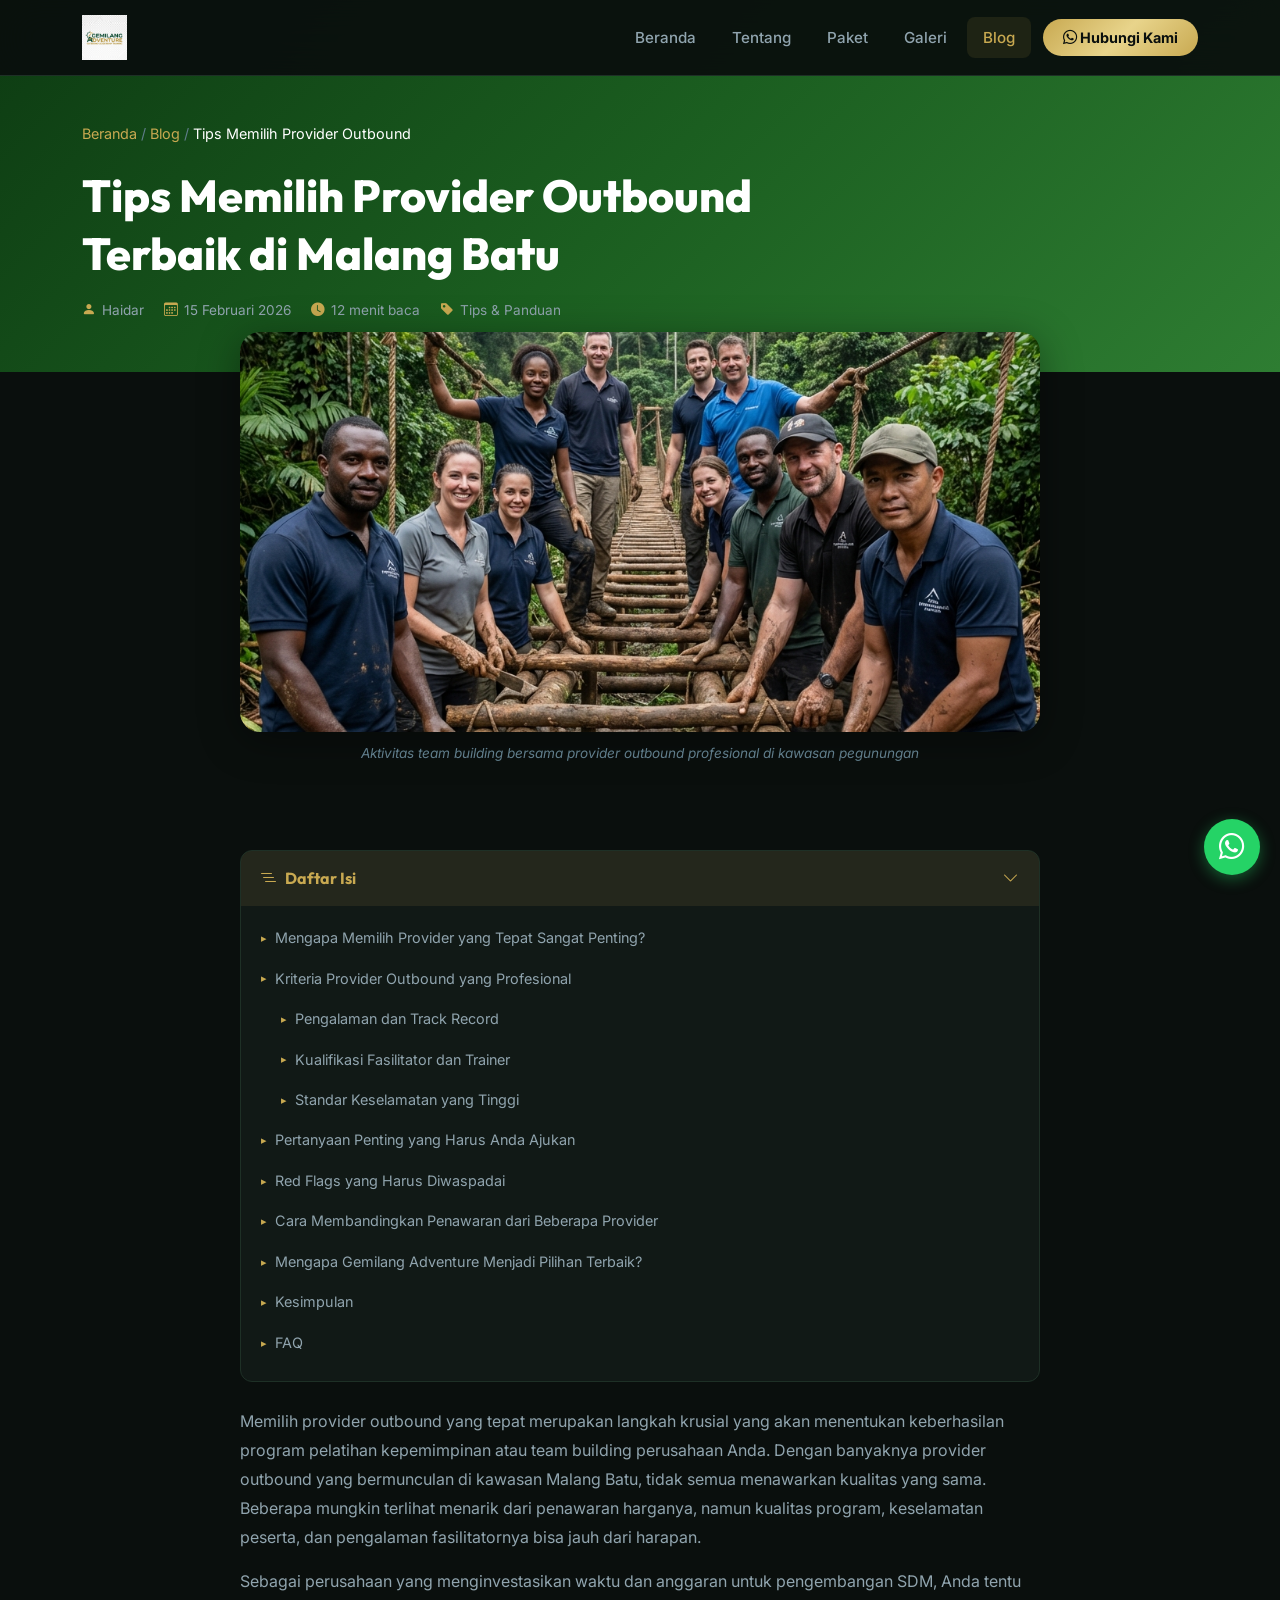
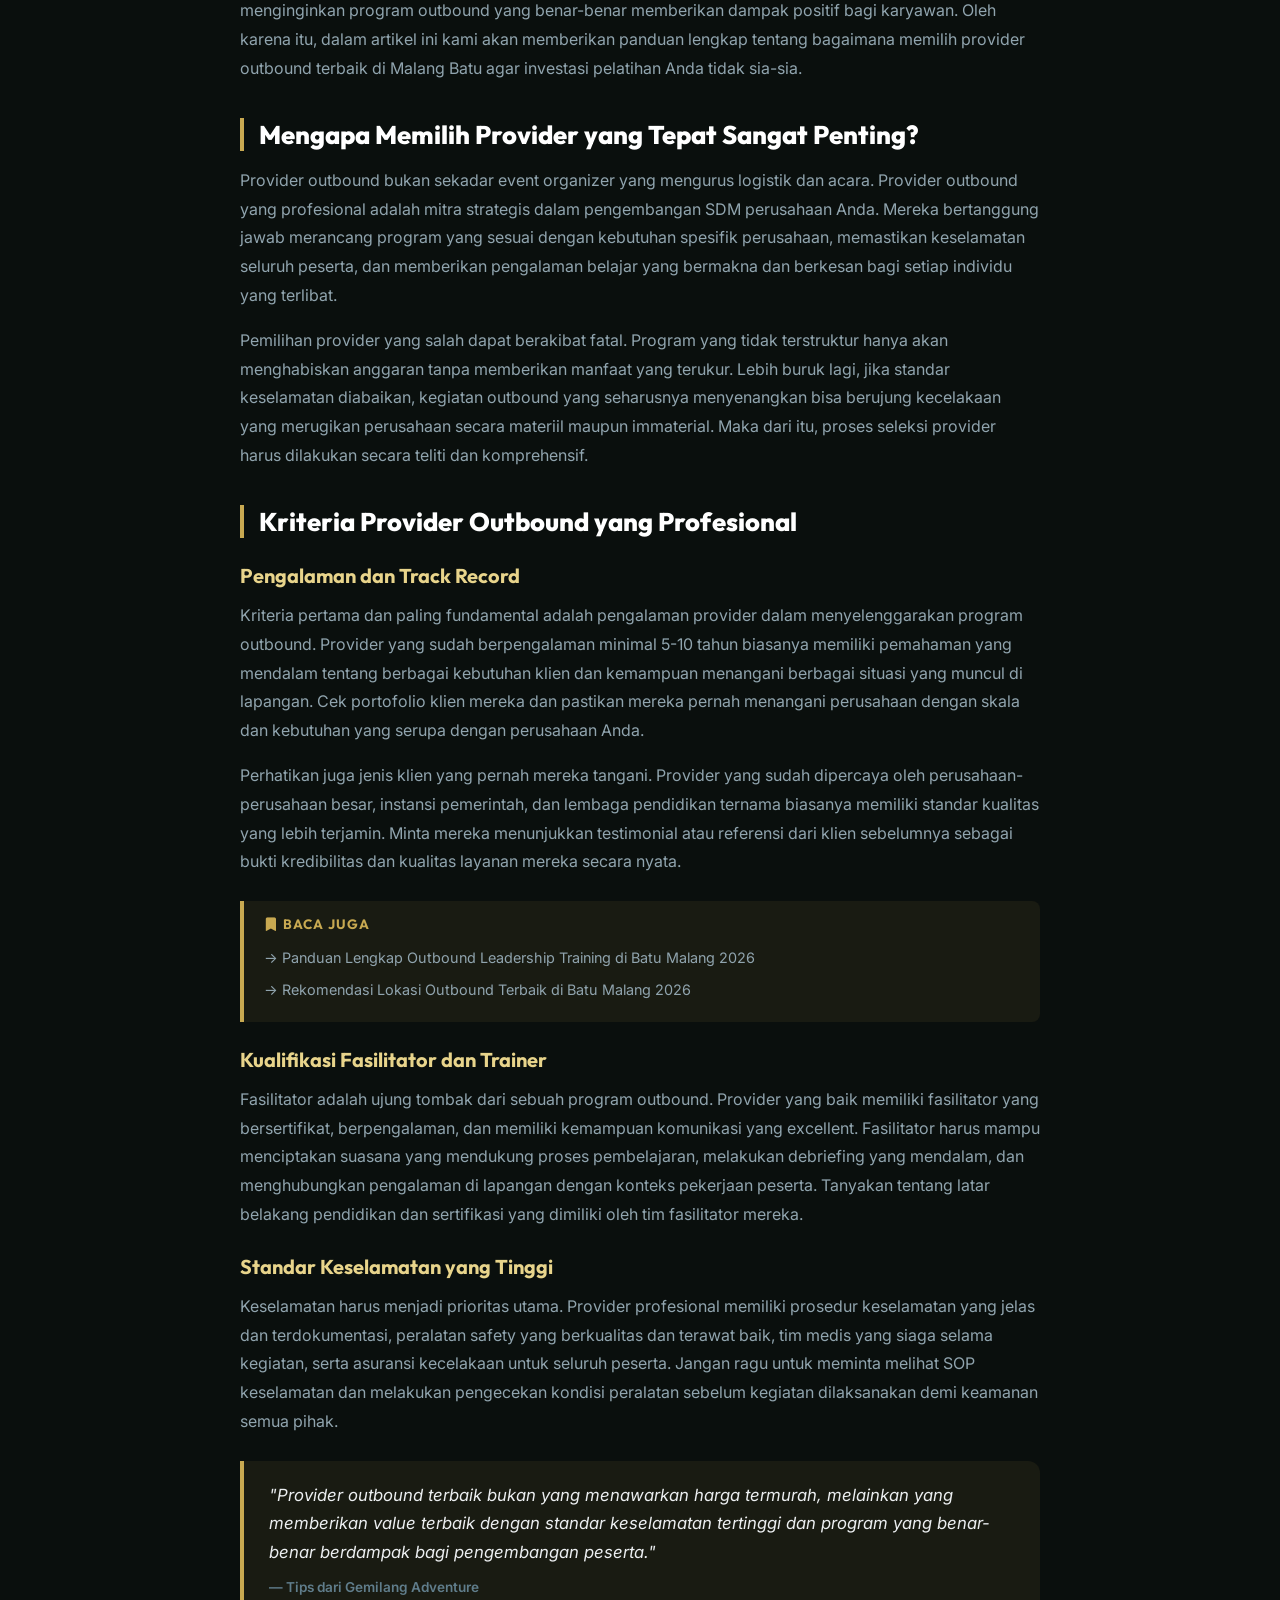
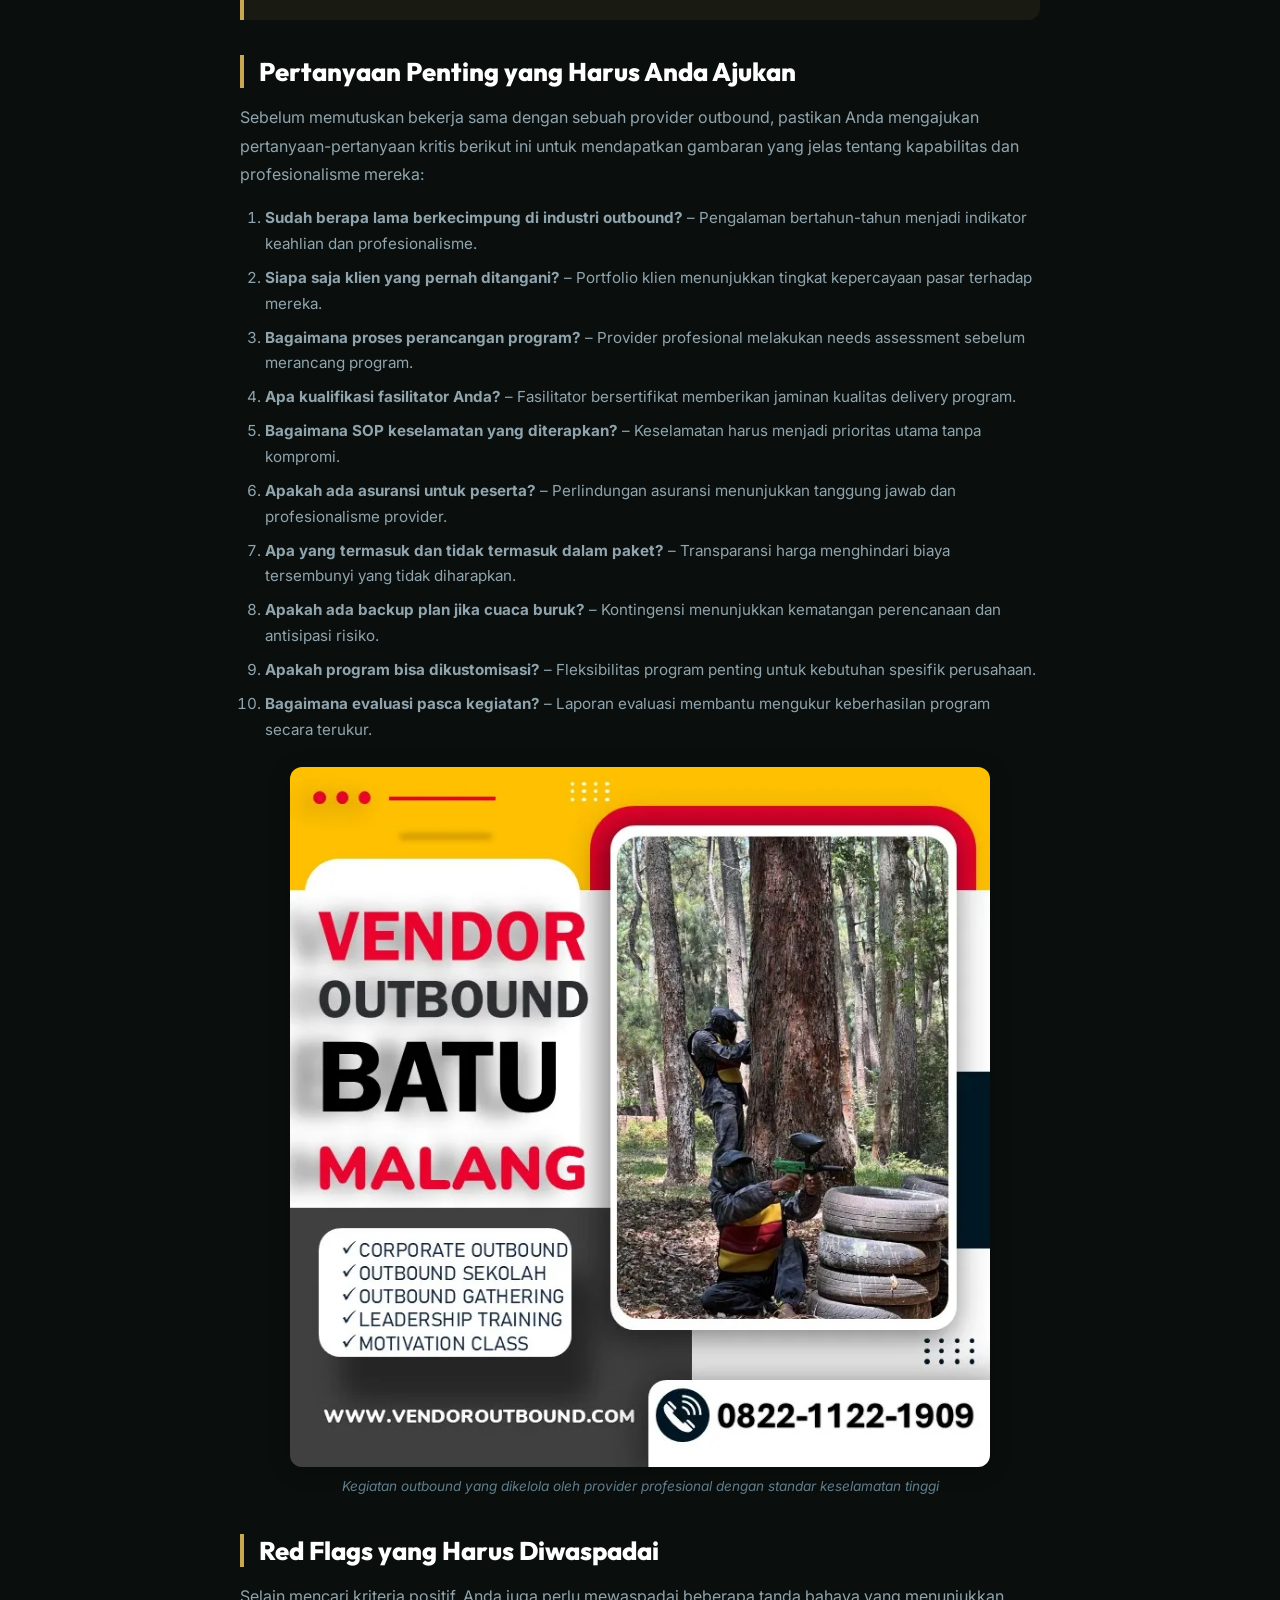
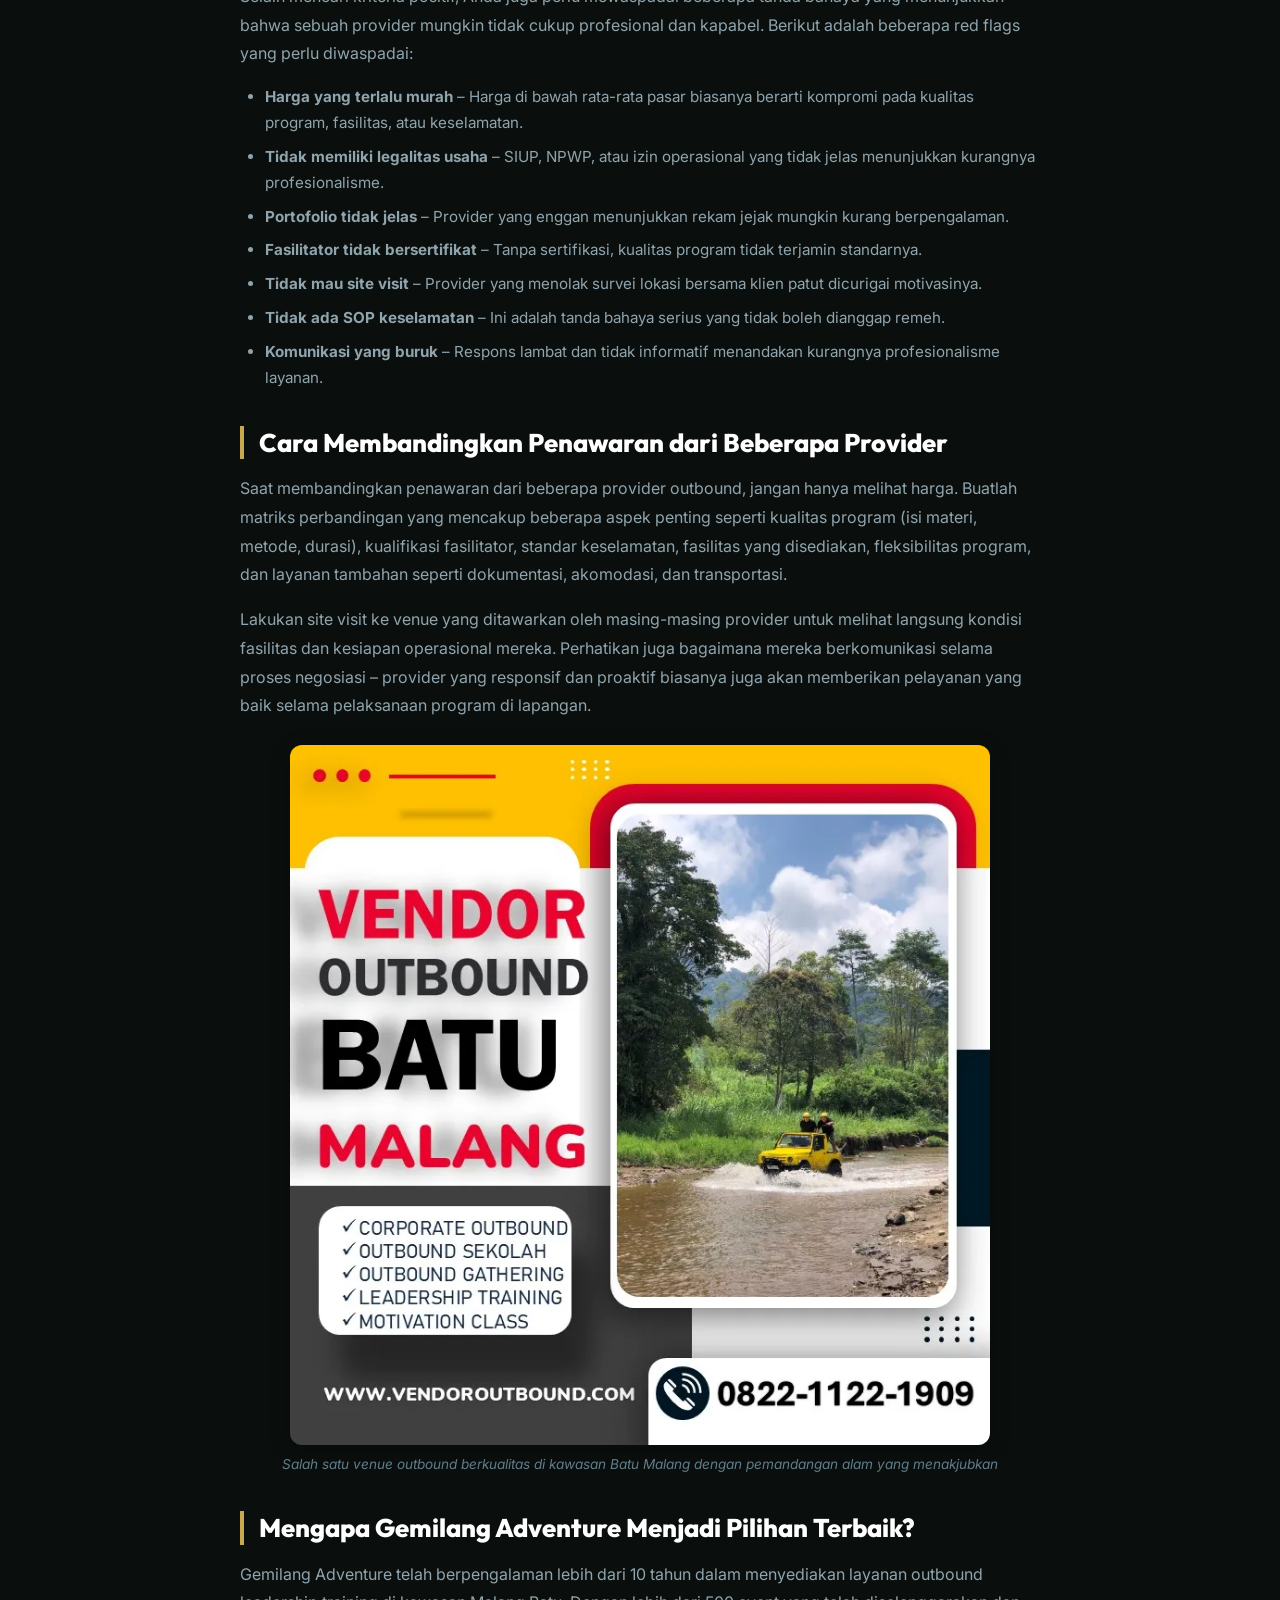
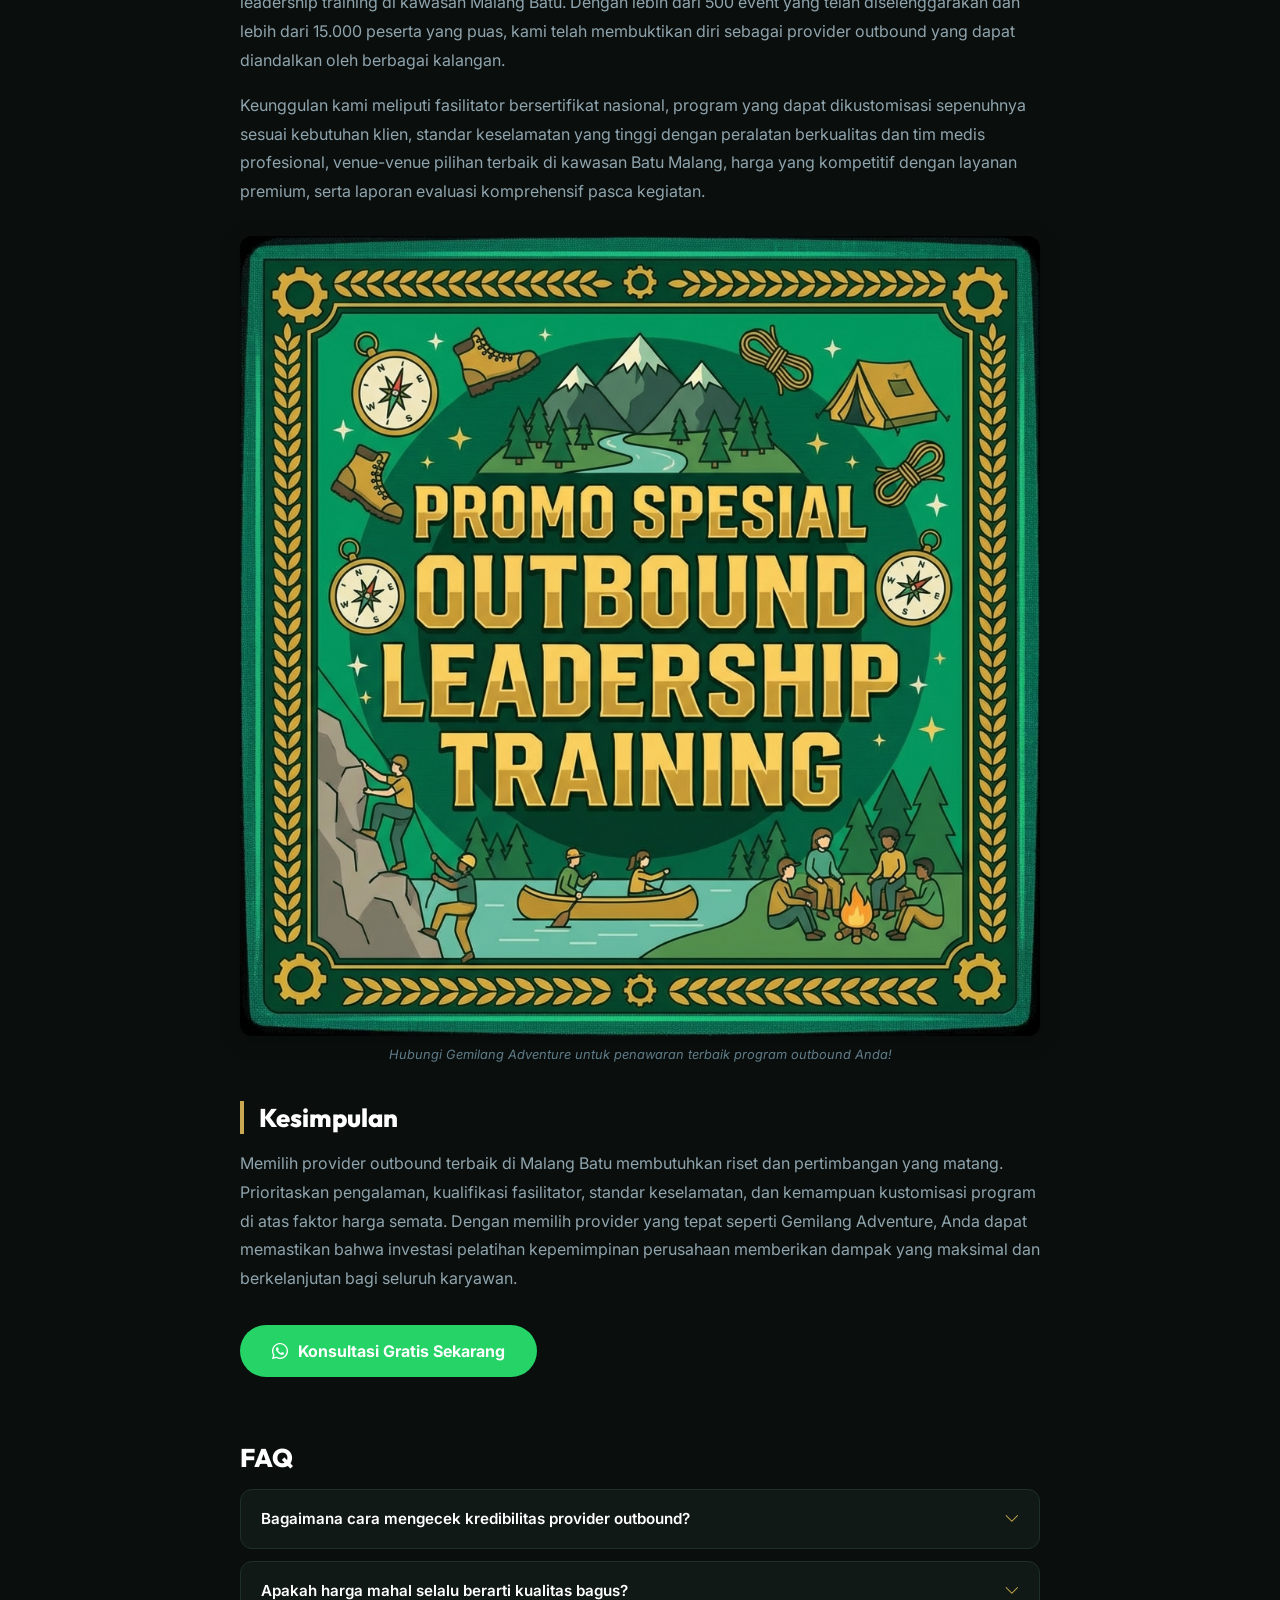
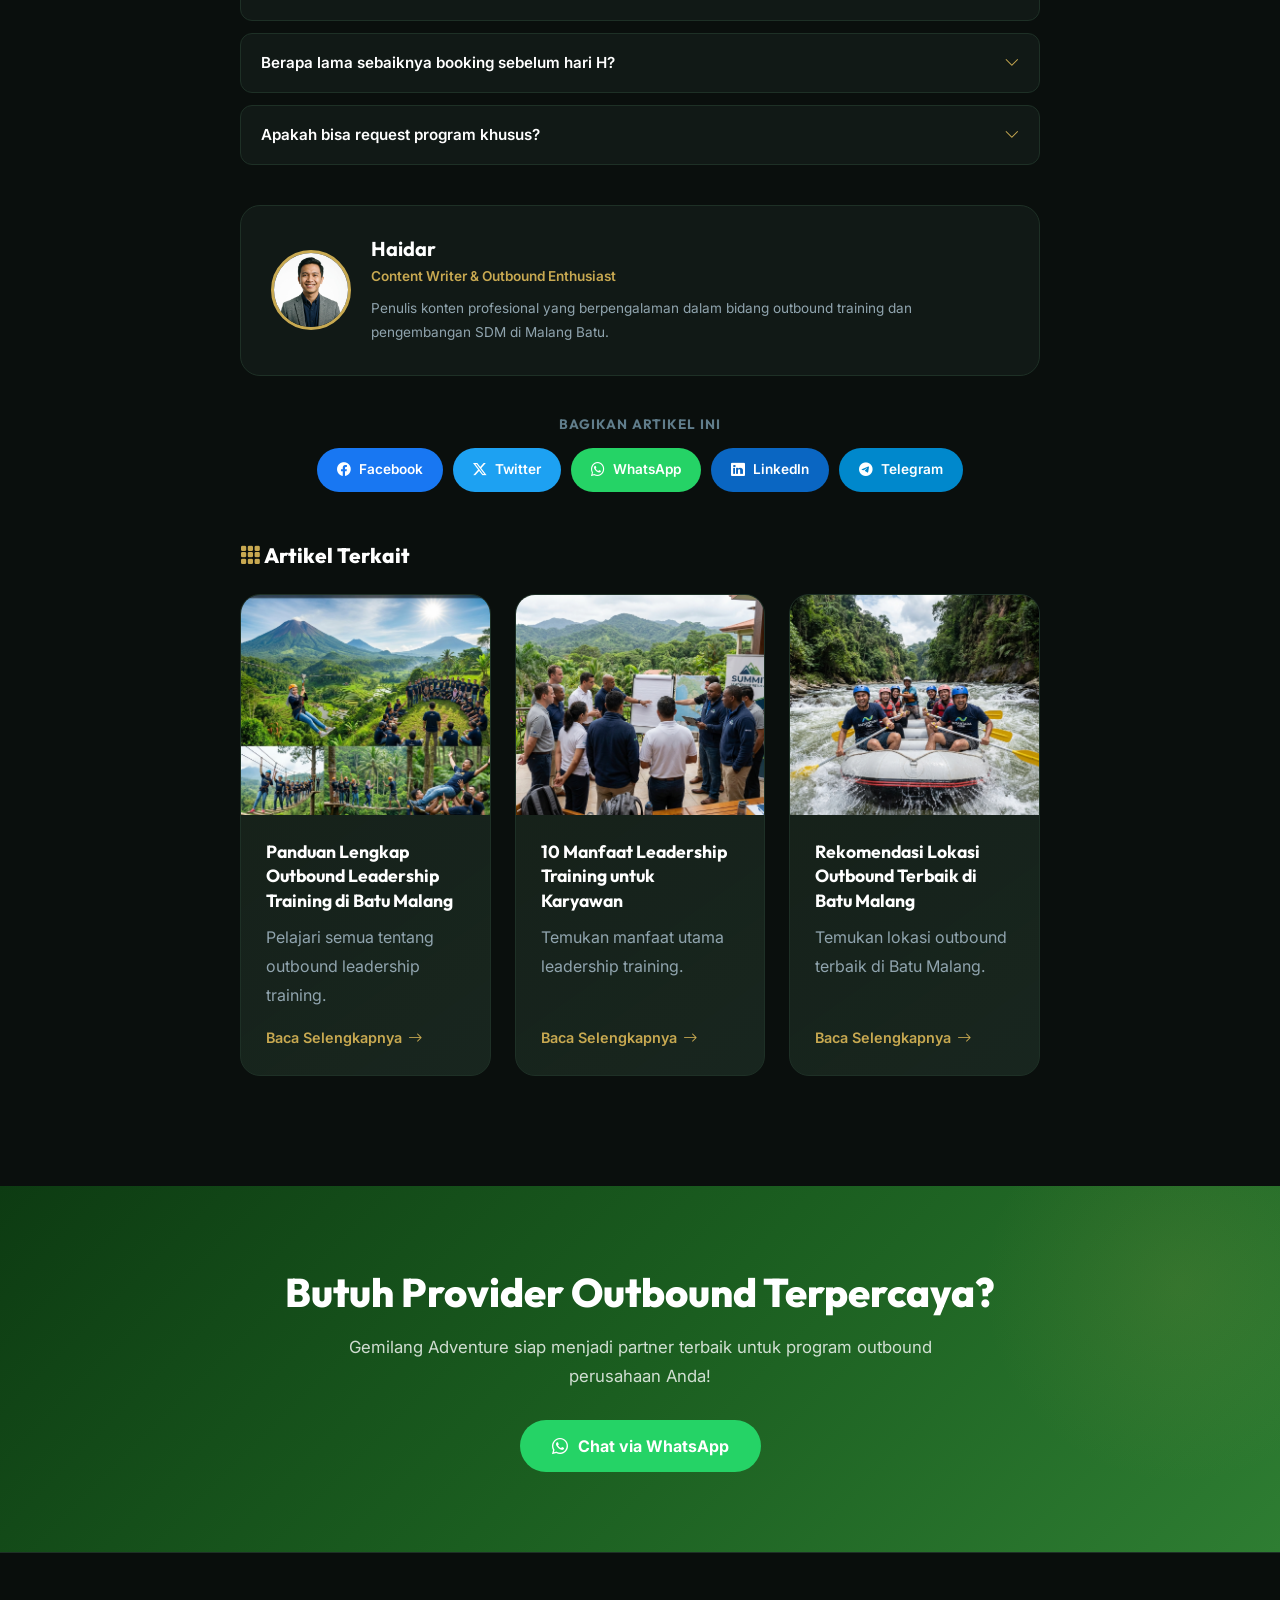
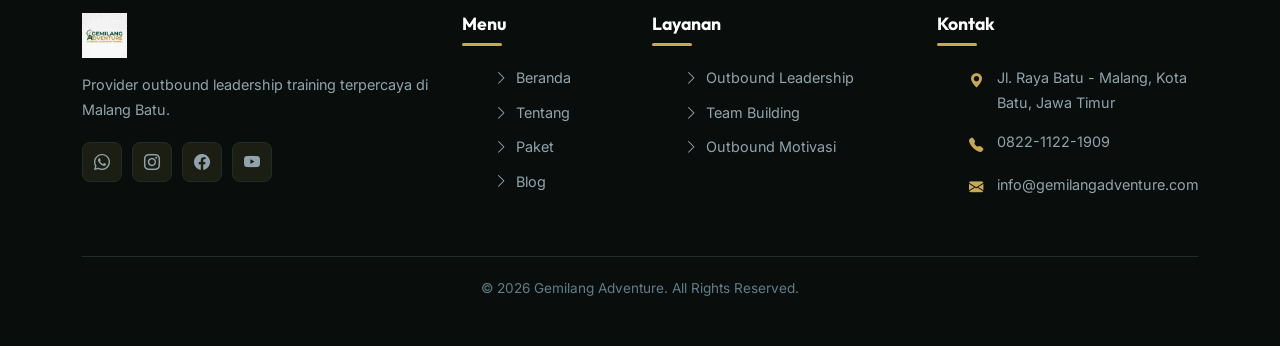
<file: tips-memilih-provider-outbound-terbaik-malang-batu.html>
<!DOCTYPE html>
<html lang="id">

<head>
    <meta charset="UTF-8">
    <meta name="viewport" content="width=device-width, initial-scale=1.0, maximum-scale=5.0">
    <meta http-equiv="X-UA-Compatible" content="IE=edge">
    <title>Tips Memilih Provider Outbound Terbaik di Malang Batu | Gemilang Adventure</title>
    <meta name="description"
        content="Panduan lengkap tips memilih provider outbound terbaik di Malang Batu. Kriteria penting, pertanyaan yang harus diajukan, dan rekomendasi provider profesional.">
    <meta name="keywords"
        content="tips memilih provider outbound, provider outbound malang batu, vendor outbound terbaik, EO outbound profesional, jasa outbound malang, outbound organizer batu">
    <meta name="author" content="haidar">
    <meta name="robots" content="index, follow, max-snippet:-1, max-image-preview:large, max-video-preview:-1">
    <link rel="canonical" href="https://gemilangadventure.com/tips-memilih-provider-outbound-terbaik-malang-batu.html">
    <meta property="og:type" content="article">
    <meta property="og:title" content="Tips Memilih Provider Outbound Terbaik di Malang Batu">
    <meta property="og:description" content="Panduan lengkap memilih provider outbound profesional dan terpercaya.">
    <meta property="og:image" content="https://gemilangadventure.com/img/blog-teamwork.png">
    <meta property="og:url"
        content="https://gemilangadventure.com/tips-memilih-provider-outbound-terbaik-malang-batu.html">
    <meta property="og:site_name" content="Gemilang Adventure">
    <meta property="og:locale" content="id_ID">
    <meta property="article:published_time" content="2026-02-15T08:00:00+07:00">
    <meta property="article:author" content="Haidar">
    <meta name="twitter:card" content="summary_large_image">
    <meta name="twitter:title" content="Tips Memilih Provider Outbound Terbaik di Malang Batu">
    <meta name="twitter:image" content="https://gemilangadventure.com/img/blog-teamwork.png">
    <link rel="icon" type="image/png" href="img/logo.png">
    <link rel="apple-touch-icon" href="img/logo.png">
    <link href="https://cdn.jsdelivr.net/npm/bootstrap@5.3.3/dist/css/bootstrap.min.css" rel="stylesheet">
    <link href="https://cdn.jsdelivr.net/npm/bootstrap-icons@1.11.3/font/bootstrap-icons.min.css" rel="stylesheet">
    <link href="style.css" rel="stylesheet">
    <script type="application/ld+json">
  {"@context":"https://schema.org","@type":"Article","headline":"Tips Memilih Provider Outbound Terbaik di Malang Batu","image":"https://gemilangadventure.com/img/blog-teamwork.png","author":{"@type":"Person","name":"Haidar"},"publisher":{"@type":"Organization","name":"Gemilang Adventure","logo":{"@type":"ImageObject","url":"https://gemilangadventure.com/img/logo.png"}},"datePublished":"2026-02-15","dateModified":"2026-02-24"}
  </script>
    <script type="application/ld+json">
  {"@context":"https://schema.org","@type":"FAQPage","mainEntity":[{"@type":"Question","name":"Bagaimana cara mengecek kredibilitas provider outbound?","acceptedAnswer":{"@type":"Answer","text":"Cek portofolio klien, baca ulasan di Google Maps, minta referensi dari klien sebelumnya, dan pastikan mereka memiliki legalitas usaha yang lengkap."}},{"@type":"Question","name":"Apakah harga mahal selalu berarti kualitas bagus?","acceptedAnswer":{"@type":"Answer","text":"Tidak selalu. Harga tinggi tidak menjamin kualitas. Yang terpenting adalah value for money, yaitu kesesuaian antara harga dengan kualitas program, fasilitas, dan pelayanan yang diberikan."}},{"@type":"Question","name":"Berapa lama sebaiknya booking sebelum hari H?","acceptedAnswer":{"@type":"Answer","text":"Idealnya booking dilakukan 3-4 minggu sebelum hari H untuk memastikan ketersediaan venue dan persiapan program yang optimal."}}]}
  </script>
</head>

<body>

    <!-- NAVBAR -->
    <nav class="navbar navbar-expand-lg navbar-dark navbar-custom fixed-top" id="mainNavbar">
        <div class="container">
            <a class="navbar-brand" href="index.html"><img src="img/logo.png" alt="Gemilang Adventure"
                    loading="eager"></a>
            <button class="navbar-toggler" type="button" data-bs-toggle="collapse" data-bs-target="#navbarNav"><span
                    class="navbar-toggler-icon"></span></button>
            <div class="collapse navbar-collapse" id="navbarNav">
                <ul class="navbar-nav ms-auto align-items-lg-center gap-1">
                    <li class="nav-item"><a class="nav-link" href="index.html">Beranda</a></li>
                    <li class="nav-item"><a class="nav-link" href="index.html#tentang">Tentang</a></li>
                    <li class="nav-item"><a class="nav-link" href="index.html#paket">Paket</a></li>
                    <li class="nav-item"><a class="nav-link" href="index.html#galeri">Galeri</a></li>
                    <li class="nav-item"><a class="nav-link active" href="blog.html">Blog</a></li>
                    <li class="nav-item ms-lg-2"><a class="btn btn-cta-nav" href="https://wa.me/6282211221909"
                            target="_blank" rel="noopener"><i class="bi bi-whatsapp"></i> Hubungi Kami</a></li>
                </ul>
            </div>
        </div>
    </nav>

    <!-- ARTICLE HERO -->
    <section class="article-hero">
        <div class="container">
            <div class="article-breadcrumb"><a href="index.html">Beranda</a> <span> / </span> <a
                    href="blog.html">Blog</a> <span> / </span> <span class="text-white">Tips Memilih Provider
                    Outbound</span></div>
            <h1 class="section-title text-white" style="max-width:800px;">Tips Memilih Provider Outbound Terbaik di
                Malang Batu</h1>
            <div class="article-meta">
                <span><i class="bi bi-person-fill"></i> Haidar</span>
                <span><i class="bi bi-calendar3"></i> 15 Februari 2026</span>
                <span><i class="bi bi-clock-fill"></i> 12 menit baca</span>
                <span><i class="bi bi-tag-fill"></i> Tips & Panduan</span>
            </div>
        </div>
    </section>

    <div class="container">
        <figure class="article-main-img">
            <img src="img/blog-teamwork.png"
                alt="Tips Memilih Provider Outbound Terbaik di Malang Batu - Tim building jembatan kayu"
                loading="eager">
            <figcaption>Aktivitas team building bersama provider outbound profesional di kawasan pegunungan</figcaption>
        </figure>
    </div>

    <section class="article-content-section">
        <div class="container">
            <div class="article-body">

                <div class="toc-container">
                    <div class="toc-header" id="tocHeader">
                        <h5><i class="bi bi-list-nested"></i> Daftar Isi</h5><i
                            class="bi bi-chevron-down toggle-icon"></i>
                    </div>
                    <div class="toc-body" id="tocBody">
                        <ul id="tocList"></ul>
                    </div>
                </div>

                <p>Memilih provider outbound yang tepat merupakan langkah krusial yang akan menentukan keberhasilan
                    program pelatihan kepemimpinan atau team building perusahaan Anda. Dengan banyaknya provider
                    outbound yang bermunculan di kawasan Malang Batu, tidak semua menawarkan kualitas yang sama.
                    Beberapa mungkin terlihat menarik dari penawaran harganya, namun kualitas program, keselamatan
                    peserta, dan pengalaman fasilitatornya bisa jauh dari harapan.</p>

                <p>Sebagai perusahaan yang menginvestasikan waktu dan anggaran untuk pengembangan SDM, Anda tentu
                    menginginkan program outbound yang benar-benar memberikan dampak positif bagi karyawan. Oleh karena
                    itu, dalam artikel ini kami akan memberikan panduan lengkap tentang bagaimana memilih provider
                    outbound terbaik di Malang Batu agar investasi pelatihan Anda tidak sia-sia.</p>

                <h2 id="pentingnya-provider-tepat">Mengapa Memilih Provider yang Tepat Sangat Penting?</h2>

                <p>Provider outbound bukan sekadar event organizer yang mengurus logistik dan acara. Provider outbound
                    yang profesional adalah mitra strategis dalam pengembangan SDM perusahaan Anda. Mereka bertanggung
                    jawab merancang program yang sesuai dengan kebutuhan spesifik perusahaan, memastikan keselamatan
                    seluruh peserta, dan memberikan pengalaman belajar yang bermakna dan berkesan bagi setiap individu
                    yang terlibat.</p>

                <p>Pemilihan provider yang salah dapat berakibat fatal. Program yang tidak terstruktur hanya akan
                    menghabiskan anggaran tanpa memberikan manfaat yang terukur. Lebih buruk lagi, jika standar
                    keselamatan diabaikan, kegiatan outbound yang seharusnya menyenangkan bisa berujung kecelakaan yang
                    merugikan perusahaan secara materiil maupun immaterial. Maka dari itu, proses seleksi provider harus
                    dilakukan secara teliti dan komprehensif.</p>

                <h2 id="kriteria-provider-profesional">Kriteria Provider Outbound yang Profesional</h2>

                <h3 id="pengalaman-track-record">Pengalaman dan Track Record</h3>

                <p>Kriteria pertama dan paling fundamental adalah pengalaman provider dalam menyelenggarakan program
                    outbound. Provider yang sudah berpengalaman minimal 5-10 tahun biasanya memiliki pemahaman yang
                    mendalam tentang berbagai kebutuhan klien dan kemampuan menangani berbagai situasi yang muncul di
                    lapangan. Cek portofolio klien mereka dan pastikan mereka pernah menangani perusahaan dengan skala
                    dan kebutuhan yang serupa dengan perusahaan Anda.</p>

                <p>Perhatikan juga jenis klien yang pernah mereka tangani. Provider yang sudah dipercaya oleh
                    perusahaan-perusahaan besar, instansi pemerintah, dan lembaga pendidikan ternama biasanya memiliki
                    standar kualitas yang lebih terjamin. Minta mereka menunjukkan testimonial atau referensi dari klien
                    sebelumnya sebagai bukti kredibilitas dan kualitas layanan mereka secara nyata.</p>

                <div class="baca-juga">
                    <h6><i class="bi bi-bookmark-fill"></i> Baca Juga</h6>
                    <a href="panduan-lengkap-outbound-leadership-training-batu-malang.html">→ Panduan Lengkap Outbound
                        Leadership Training di Batu Malang 2026</a>
                    <a href="rekomendasi-lokasi-outbound-terbaik-batu-malang.html">→ Rekomendasi Lokasi Outbound Terbaik
                        di Batu Malang 2026</a>
                </div>

                <h3 id="kualifikasi-fasilitator">Kualifikasi Fasilitator dan Trainer</h3>

                <p>Fasilitator adalah ujung tombak dari sebuah program outbound. Provider yang baik memiliki fasilitator
                    yang bersertifikat, berpengalaman, dan memiliki kemampuan komunikasi yang excellent. Fasilitator
                    harus mampu menciptakan suasana yang mendukung proses pembelajaran, melakukan debriefing yang
                    mendalam, dan menghubungkan pengalaman di lapangan dengan konteks pekerjaan peserta. Tanyakan
                    tentang latar belakang pendidikan dan sertifikasi yang dimiliki oleh tim fasilitator mereka.</p>

                <h3 id="standar-keselamatan">Standar Keselamatan yang Tinggi</h3>

                <p>Keselamatan harus menjadi prioritas utama. Provider profesional memiliki prosedur keselamatan yang
                    jelas dan terdokumentasi, peralatan safety yang berkualitas dan terawat baik, tim medis yang siaga
                    selama kegiatan, serta asuransi kecelakaan untuk seluruh peserta. Jangan ragu untuk meminta melihat
                    SOP keselamatan dan melakukan pengecekan kondisi peralatan sebelum kegiatan dilaksanakan demi
                    keamanan semua pihak.</p>

                <blockquote>
                    "Provider outbound terbaik bukan yang menawarkan harga termurah, melainkan yang memberikan value
                    terbaik dengan standar keselamatan tertinggi dan program yang benar-benar berdampak bagi
                    pengembangan peserta."
                    <footer>— Tips dari Gemilang Adventure</footer>
                </blockquote>

                <h2 id="pertanyaan-penting">Pertanyaan Penting yang Harus Anda Ajukan</h2>

                <p>Sebelum memutuskan bekerja sama dengan sebuah provider outbound, pastikan Anda mengajukan
                    pertanyaan-pertanyaan kritis berikut ini untuk mendapatkan gambaran yang jelas tentang kapabilitas
                    dan profesionalisme mereka:</p>

                <ol>
                    <li><strong>Sudah berapa lama berkecimpung di industri outbound?</strong> – Pengalaman
                        bertahun-tahun menjadi indikator keahlian dan profesionalisme.</li>
                    <li><strong>Siapa saja klien yang pernah ditangani?</strong> – Portfolio klien menunjukkan tingkat
                        kepercayaan pasar terhadap mereka.</li>
                    <li><strong>Bagaimana proses perancangan program?</strong> – Provider profesional melakukan needs
                        assessment sebelum merancang program.</li>
                    <li><strong>Apa kualifikasi fasilitator Anda?</strong> – Fasilitator bersertifikat memberikan
                        jaminan kualitas delivery program.</li>
                    <li><strong>Bagaimana SOP keselamatan yang diterapkan?</strong> – Keselamatan harus menjadi
                        prioritas utama tanpa kompromi.</li>
                    <li><strong>Apakah ada asuransi untuk peserta?</strong> – Perlindungan asuransi menunjukkan tanggung
                        jawab dan profesionalisme provider.</li>
                    <li><strong>Apa yang termasuk dan tidak termasuk dalam paket?</strong> – Transparansi harga
                        menghindari biaya tersembunyi yang tidak diharapkan.</li>
                    <li><strong>Apakah ada backup plan jika cuaca buruk?</strong> – Kontingensi menunjukkan kematangan
                        perencanaan dan antisipasi risiko.</li>
                    <li><strong>Apakah program bisa dikustomisasi?</strong> – Fleksibilitas program penting untuk
                        kebutuhan spesifik perusahaan.</li>
                    <li><strong>Bagaimana evaluasi pasca kegiatan?</strong> – Laporan evaluasi membantu mengukur
                        keberhasilan program secara terukur.</li>
                </ol>

                <figure class="supporting-img">
                    <img src="img/Paket Outbound Batu Malang (55)_11zon.webp"
                        alt="Aktivitas outbound profesional bersama provider terpercaya di Batu Malang" loading="lazy">
                    <figcaption>Kegiatan outbound yang dikelola oleh provider profesional dengan standar keselamatan
                        tinggi</figcaption>
                </figure>

                <h2 id="red-flags">Red Flags yang Harus Diwaspadai</h2>

                <p>Selain mencari kriteria positif, Anda juga perlu mewaspadai beberapa tanda bahaya yang menunjukkan
                    bahwa sebuah provider mungkin tidak cukup profesional dan kapabel. Berikut adalah beberapa red flags
                    yang perlu diwaspadai:</p>

                <ul>
                    <li><strong>Harga yang terlalu murah</strong> – Harga di bawah rata-rata pasar biasanya berarti
                        kompromi pada kualitas program, fasilitas, atau keselamatan.</li>
                    <li><strong>Tidak memiliki legalitas usaha</strong> – SIUP, NPWP, atau izin operasional yang tidak
                        jelas menunjukkan kurangnya profesionalisme.</li>
                    <li><strong>Portofolio tidak jelas</strong> – Provider yang enggan menunjukkan rekam jejak mungkin
                        kurang berpengalaman.</li>
                    <li><strong>Fasilitator tidak bersertifikat</strong> – Tanpa sertifikasi, kualitas program tidak
                        terjamin standarnya.</li>
                    <li><strong>Tidak mau site visit</strong> – Provider yang menolak survei lokasi bersama klien patut
                        dicurigai motivasinya.</li>
                    <li><strong>Tidak ada SOP keselamatan</strong> – Ini adalah tanda bahaya serius yang tidak boleh
                        dianggap remeh.</li>
                    <li><strong>Komunikasi yang buruk</strong> – Respons lambat dan tidak informatif menandakan
                        kurangnya profesionalisme layanan.</li>
                </ul>

                <h2 id="bandingkan-penawaran">Cara Membandingkan Penawaran dari Beberapa Provider</h2>

                <p>Saat membandingkan penawaran dari beberapa provider outbound, jangan hanya melihat harga. Buatlah
                    matriks perbandingan yang mencakup beberapa aspek penting seperti kualitas program (isi materi,
                    metode, durasi), kualifikasi fasilitator, standar keselamatan, fasilitas yang disediakan,
                    fleksibilitas program, dan layanan tambahan seperti dokumentasi, akomodasi, dan transportasi.</p>

                <p>Lakukan site visit ke venue yang ditawarkan oleh masing-masing provider untuk melihat langsung
                    kondisi fasilitas dan kesiapan operasional mereka. Perhatikan juga bagaimana mereka berkomunikasi
                    selama proses negosiasi – provider yang responsif dan proaktif biasanya juga akan memberikan
                    pelayanan yang baik selama pelaksanaan program di lapangan.</p>

                <figure class="supporting-img">
                    <img src="img/Paket Outbound Batu Malang (59)_11zon.webp"
                        alt="Venue outbound berkualitas di kawasan Batu Malang" loading="lazy">
                    <figcaption>Salah satu venue outbound berkualitas di kawasan Batu Malang dengan pemandangan alam
                        yang menakjubkan</figcaption>
                </figure>

                <h2 id="mengapa-gemilang-adventure">Mengapa Gemilang Adventure Menjadi Pilihan Terbaik?</h2>

                <p>Gemilang Adventure telah berpengalaman lebih dari 10 tahun dalam menyediakan layanan outbound
                    leadership training di kawasan Malang Batu. Dengan lebih dari 500 event yang telah diselenggarakan
                    dan lebih dari 15.000 peserta yang puas, kami telah membuktikan diri sebagai provider outbound yang
                    dapat diandalkan oleh berbagai kalangan.</p>

                <p>Keunggulan kami meliputi fasilitator bersertifikat nasional, program yang dapat dikustomisasi
                    sepenuhnya sesuai kebutuhan klien, standar keselamatan yang tinggi dengan peralatan berkualitas dan
                    tim medis profesional, venue-venue pilihan terbaik di kawasan Batu Malang, harga yang kompetitif
                    dengan layanan premium, serta laporan evaluasi komprehensif pasca kegiatan.</p>

                <figure class="promo-img">
                    <img src="img/promo-outbound.png" alt="Promo Provider Outbound Gemilang Adventure Malang Batu"
                        loading="lazy">
                    <figcaption>Hubungi Gemilang Adventure untuk penawaran terbaik program outbound Anda!</figcaption>
                </figure>

                <h2 id="kesimpulan">Kesimpulan</h2>

                <p>Memilih provider outbound terbaik di Malang Batu membutuhkan riset dan pertimbangan yang matang.
                    Prioritaskan pengalaman, kualifikasi fasilitator, standar keselamatan, dan kemampuan kustomisasi
                    program di atas faktor harga semata. Dengan memilih provider yang tepat seperti Gemilang Adventure,
                    Anda dapat memastikan bahwa investasi pelatihan kepemimpinan perusahaan memberikan dampak yang
                    maksimal dan berkelanjutan bagi seluruh karyawan.</p>

                <a href="https://wa.me/6282211221909?text=Halo%20Gemilang%20Adventure,%20saya%20ingin%20konsultasi%20tentang%20program%20outbound%20untuk%20perusahaan%20kami"
                    class="btn btn-wa mt-3 mb-4" target="_blank" rel="noopener"><i class="bi bi-whatsapp"></i>
                    Konsultasi Gratis Sekarang</a>

                <div class="faq-section">
                    <h2 id="faq" style="border-left:none;padding-left:0;">FAQ</h2>
                    <div class="faq-item">
                        <div class="faq-question" onclick="toggleFaq(this)"><span>Bagaimana cara mengecek kredibilitas
                                provider outbound?</span><i class="bi bi-chevron-down"></i></div>
                        <div class="faq-answer">
                            <div class="faq-answer-inner">Cek portofolio klien, baca ulasan di Google Maps dan media
                                sosial, minta referensi dari klien sebelumnya, pastikan mereka memiliki legalitas usaha
                                lengkap, dan jangan ragu untuk melakukan site visit langsung ke venue atau kantor
                                mereka.</div>
                        </div>
                    </div>
                    <div class="faq-item">
                        <div class="faq-question" onclick="toggleFaq(this)"><span>Apakah harga mahal selalu berarti
                                kualitas bagus?</span><i class="bi bi-chevron-down"></i></div>
                        <div class="faq-answer">
                            <div class="faq-answer-inner">Tidak selalu. Harga tinggi tidak menjamin kualitas. Yang
                                terpenting adalah value for money – kesesuaian antara harga dengan kualitas program,
                                fasilitas, keselamatan, dan pelayanan yang diberikan. Bandingkan beberapa provider
                                sebelum memutuskan.</div>
                        </div>
                    </div>
                    <div class="faq-item">
                        <div class="faq-question" onclick="toggleFaq(this)"><span>Berapa lama sebaiknya booking sebelum
                                hari H?</span><i class="bi bi-chevron-down"></i></div>
                        <div class="faq-answer">
                            <div class="faq-answer-inner">Idealnya booking dilakukan 3-4 minggu sebelum hari H untuk
                                memastikan ketersediaan venue, persiapan program yang optimal, dan koordinasi yang
                                matang. Untuk event di musim ramai (Mei-Juli), disarankan booking 1-2 bulan sebelumnya.
                            </div>
                        </div>
                    </div>
                    <div class="faq-item">
                        <div class="faq-question" onclick="toggleFaq(this)"><span>Apakah bisa request program
                                khusus?</span><i class="bi bi-chevron-down"></i></div>
                        <div class="faq-answer">
                            <div class="faq-answer-inner">Tentu! Gemilang Adventure menyediakan layanan kustomisasi
                                program sesuai kebutuhan spesifik perusahaan Anda. Kami akan melakukan needs assessment
                                terlebih dahulu untuk merancang program yang tepat sasaran.</div>
                        </div>
                    </div>
                </div>

                <div class="author-profile">
                    <img src="img/author-haidar.png" alt="Haidar" loading="lazy">
                    <div class="author-info">
                        <h5>Haidar</h5>
                        <div class="author-role">Content Writer & Outbound Enthusiast</div>
                        <p>Penulis konten profesional yang berpengalaman dalam bidang outbound training dan pengembangan
                            SDM di Malang Batu.</p>
                    </div>
                </div>

                <div class="share-section">
                    <h6>Bagikan Artikel Ini</h6>
                    <div class="share-buttons">
                        <a href="#" class="share-btn facebook" onclick="shareToFacebook()"><i
                                class="bi bi-facebook"></i> Facebook</a>
                        <a href="#" class="share-btn twitter" onclick="shareToTwitter()"><i class="bi bi-twitter-x"></i>
                            Twitter</a>
                        <a href="#" class="share-btn whatsapp" onclick="shareToWhatsApp()"><i
                                class="bi bi-whatsapp"></i> WhatsApp</a>
                        <a href="#" class="share-btn linkedin" onclick="shareToLinkedin()"><i
                                class="bi bi-linkedin"></i> LinkedIn</a>
                        <a href="#" class="share-btn telegram" onclick="shareToTelegram()"><i
                                class="bi bi-telegram"></i> Telegram</a>
                    </div>
                </div>
            </div>

            <div class="article-body">
                <div class="related-articles">
                    <h4><i class="bi bi-grid-3x3-gap-fill" style="color:var(--accent);"></i> Artikel Terkait</h4>
                    <div class="row g-4">
                        <div class="col-md-4">
                            <div class="blog-card">
                                <div class="blog-card-img"><img src="img/hero-banner.png" alt="Panduan Outbound"
                                        loading="lazy"></div>
                                <div class="blog-card-body">
                                    <h5>Panduan Lengkap Outbound Leadership Training di Batu Malang</h5>
                                    <p>Pelajari semua tentang outbound leadership training.</p><a
                                        href="panduan-lengkap-outbound-leadership-training-batu-malang.html"
                                        class="blog-read-more">Baca Selengkapnya <i class="bi bi-arrow-right"></i></a>
                                </div>
                            </div>
                        </div>
                        <div class="col-md-4">
                            <div class="blog-card">
                                <div class="blog-card-img"><img src="img/blog-leadership.png" alt="Manfaat Leadership"
                                        loading="lazy"></div>
                                <div class="blog-card-body">
                                    <h5>10 Manfaat Leadership Training untuk Karyawan</h5>
                                    <p>Temukan manfaat utama leadership training.</p><a
                                        href="manfaat-leadership-training-untuk-karyawan-perusahaan.html"
                                        class="blog-read-more">Baca Selengkapnya <i class="bi bi-arrow-right"></i></a>
                                </div>
                            </div>
                        </div>
                        <div class="col-md-4">
                            <div class="blog-card">
                                <div class="blog-card-img"><img src="img/blog-rafting.png" alt="Lokasi Outbound"
                                        loading="lazy"></div>
                                <div class="blog-card-body">
                                    <h5>Rekomendasi Lokasi Outbound Terbaik di Batu Malang</h5>
                                    <p>Temukan lokasi outbound terbaik di Batu Malang.</p><a
                                        href="rekomendasi-lokasi-outbound-terbaik-batu-malang.html"
                                        class="blog-read-more">Baca Selengkapnya <i class="bi bi-arrow-right"></i></a>
                                </div>
                            </div>
                        </div>
                    </div>
                </div>
            </div>
        </div>
    </section>

    <section class="cta-section section-padding">
        <div class="container">
            <div class="cta-content">
                <h2 class="cta-title">Butuh Provider Outbound Terpercaya?</h2>
                <p class="cta-desc">Gemilang Adventure siap menjadi partner terbaik untuk program outbound perusahaan
                    Anda!</p><a
                    href="https://wa.me/6282211221909?text=Halo%20saya%20ingin%20konsultasi%20program%20outbound"
                    class="btn btn-wa" target="_blank" rel="noopener"><i class="bi bi-whatsapp"></i> Chat via
                    WhatsApp</a>
            </div>
        </div>
    </section>

    <footer class="footer">
        <div class="container">
            <div class="row g-4">
                <div class="col-lg-4 col-md-6">
                    <div class="footer-brand"><img src="img/logo.png" alt="Gemilang Adventure" loading="lazy">
                        <p>Provider outbound leadership training terpercaya di Malang Batu.</p>
                    </div>
                    <div class="footer-social"><a href="https://wa.me/6282211221909" target="_blank" rel="noopener"
                            aria-label="WhatsApp"><i class="bi bi-whatsapp"></i></a><a href="#"
                            aria-label="Instagram"><i class="bi bi-instagram"></i></a><a href="#"
                            aria-label="Facebook"><i class="bi bi-facebook"></i></a><a href="#" aria-label="YouTube"><i
                                class="bi bi-youtube"></i></a></div>
                </div>
                <div class="col-lg-2 col-md-6">
                    <h5 class="footer-title">Menu</h5>
                    <ul class="footer-links">
                        <li><a href="index.html"><i class="bi bi-chevron-right"></i> Beranda</a></li>
                        <li><a href="index.html#tentang"><i class="bi bi-chevron-right"></i> Tentang</a></li>
                        <li><a href="index.html#paket"><i class="bi bi-chevron-right"></i> Paket</a></li>
                        <li><a href="blog.html"><i class="bi bi-chevron-right"></i> Blog</a></li>
                    </ul>
                </div>
                <div class="col-lg-3 col-md-6">
                    <h5 class="footer-title">Layanan</h5>
                    <ul class="footer-links">
                        <li><a href="index.html#paket"><i class="bi bi-chevron-right"></i> Outbound Leadership</a></li>
                        <li><a href="index.html#paket"><i class="bi bi-chevron-right"></i> Team Building</a></li>
                        <li><a href="index.html#paket"><i class="bi bi-chevron-right"></i> Outbound Motivasi</a></li>
                    </ul>
                </div>
                <div class="col-lg-3 col-md-6">
                    <h5 class="footer-title">Kontak</h5>
                    <ul class="footer-contact">
                        <li><i class="bi bi-geo-alt-fill"></i><span>Jl. Raya Batu - Malang, Kota Batu, Jawa Timur</span>
                        </li>
                        <li><i class="bi bi-telephone-fill"></i><span>0822-1122-1909</span></li>
                        <li><i class="bi bi-envelope-fill"></i><span>info@gemilangadventure.com</span></li>
                    </ul>
                </div>
            </div>
            <div class="footer-bottom">
                <p>&copy; 2026 Gemilang Adventure. All Rights Reserved.</p>
            </div>
        </div>
    </footer>

    <div class="floating-wa"><a href="https://wa.me/6282211221909" class="floating-wa-btn" target="_blank"
            rel="noopener" aria-label="Chat WhatsApp"><i class="bi bi-whatsapp"></i></a></div>
    <button class="scroll-top-btn" id="scrollTopBtn" aria-label="Scroll to top"><i
            class="bi bi-chevron-up"></i></button>

    <script src="https://cdn.jsdelivr.net/npm/bootstrap@5.3.3/dist/js/bootstrap.bundle.min.js"></script>
    <script>
        window.addEventListener('scroll', function () { document.getElementById('mainNavbar').classList.toggle('scrolled', window.scrollY > 50); });
        const scrollTopBtn = document.getElementById('scrollTopBtn');
        window.addEventListener('scroll', function () { scrollTopBtn.classList.toggle('show', window.scrollY > 400); });
        scrollTopBtn.addEventListener('click', () => window.scrollTo({ top: 0, behavior: 'smooth' }));
        (function () { const ab = document.querySelector('.article-body'); const hs = ab.querySelectorAll('h2[id],h3[id]'); const tl = document.getElementById('tocList'); hs.forEach(h => { const li = document.createElement('li'); if (h.tagName === 'H3') li.classList.add('toc-h3'); const a = document.createElement('a'); a.href = '#' + h.id; a.textContent = h.textContent; li.appendChild(a); tl.appendChild(li); }); const th = document.getElementById('tocHeader'), tb = document.getElementById('tocBody'); th.addEventListener('click', function () { this.classList.toggle('collapsed'); tb.style.display = tb.style.display === 'none' ? 'block' : 'none'; }); })();
        function toggleFaq(el) { el.classList.toggle('active'); const a = el.nextElementSibling; a.style.maxHeight = a.style.maxHeight ? null : a.scrollHeight + 'px'; }
        const pageUrl = encodeURIComponent(window.location.href), pageTitle = encodeURIComponent(document.title);
        function shareToFacebook() { window.open('https://www.facebook.com/sharer/sharer.php?u=' + pageUrl, '_blank'); }
        function shareToTwitter() { window.open('https://twitter.com/intent/tweet?url=' + pageUrl + '&text=' + pageTitle, '_blank'); }
        function shareToWhatsApp() { window.open('https://wa.me/?text=' + pageTitle + '%20' + pageUrl, '_blank'); }
        function shareToLinkedin() { window.open('https://www.linkedin.com/sharing/share-offsite/?url=' + pageUrl, '_blank'); }
        function shareToTelegram() { window.open('https://t.me/share/url?url=' + pageUrl + '&text=' + pageTitle, '_blank'); }
        const observer = new IntersectionObserver(e => { e.forEach(en => { if (en.isIntersecting) { en.target.classList.add('animated'); observer.unobserve(en.target); } }); }, { threshold: 0.1 });
        document.querySelectorAll('.animate-on-scroll').forEach(el => observer.observe(el));
        document.querySelectorAll('.navbar-nav .nav-link:not(.btn-cta-nav)').forEach(l => { l.addEventListener('click', function () { const n = document.getElementById('navbarNav'); if (n.classList.contains('show')) new bootstrap.Collapse(n, { toggle: false }).hide(); }); });
    </script>
</body>

</html>
</file>
<file: style.css>
/* ============================================
   GEMILANG ADVENTURE - OUTBOUND LEADERSHIP TRAINING
   Main Stylesheet
   ============================================ */

/* Google Fonts */
@import url('https://fonts.googleapis.com/css2?family=Inter:wght@300;400;500;600;700;800;900&family=Outfit:wght@400;500;600;700;800;900&display=swap');

/* CSS Variables */
:root {
  --primary: #1B5E20;
  --primary-light: #2E7D32;
  --primary-dark: #0D3B12;
  --accent: #C8A951;
  --accent-light: #E8D48B;
  --accent-dark: #A68B3A;
  --dark: #0A0F0D;
  --dark-surface: #111916;
  --dark-card: #162019;
  --dark-border: #1E3026;
  --text-primary: #ECEFF1;
  --text-secondary: #90A4AE;
  --text-muted: #607D8B;
  --white: #FFFFFF;
  --success: #4CAF50;
  --danger: #ef5350;
  --warning: #FFC107;
  --gradient-hero: linear-gradient(135deg, #0D3B12 0%, #1B5E20 50%, #2E7D32 100%);
  --gradient-accent: linear-gradient(135deg, #C8A951 0%, #E8D48B 50%, #C8A951 100%);
  --gradient-card: linear-gradient(145deg, rgba(22,32,25,0.9) 0%, rgba(30,48,38,0.7) 100%);
  --shadow-sm: 0 2px 8px rgba(0,0,0,0.2);
  --shadow-md: 0 4px 20px rgba(0,0,0,0.3);
  --shadow-lg: 0 8px 40px rgba(0,0,0,0.4);
  --shadow-accent: 0 4px 20px rgba(200,169,81,0.3);
  --radius-sm: 8px;
  --radius-md: 12px;
  --radius-lg: 20px;
  --radius-xl: 30px;
  --transition: all 0.3s cubic-bezier(0.4, 0, 0.2, 1);
}

/* Reset & Base */
*, *::before, *::after {
  margin: 0;
  padding: 0;
  box-sizing: border-box;
}

html {
  scroll-behavior: smooth;
  overflow-x: hidden;
}

body {
  font-family: 'Inter', sans-serif;
  background-color: var(--dark);
  color: var(--text-primary);
  line-height: 1.7;
  overflow-x: hidden;
  max-width: 100vw;
}

h1, h2, h3, h4, h5, h6 {
  font-family: 'Outfit', sans-serif;
  font-weight: 700;
  line-height: 1.3;
}

a {
  text-decoration: none;
  color: inherit;
  transition: var(--transition);
}

img {
  max-width: 100%;
  height: auto;
  display: block;
}

ul {
  list-style: none;
}

/* ============================================
   NAVBAR
   ============================================ */
.navbar-custom {
  background: rgba(10, 15, 13, 0.95) !important;
  backdrop-filter: blur(20px);
  -webkit-backdrop-filter: blur(20px);
  border-bottom: 1px solid var(--dark-border);
  padding: 10px 0;
  transition: var(--transition);
  z-index: 1050;
}

.navbar-custom.scrolled {
  background: rgba(10, 15, 13, 0.98) !important;
  box-shadow: var(--shadow-md);
}

.navbar-brand img {
  height: 45px;
  width: auto;
  transition: var(--transition);
}

.navbar-custom .nav-link {
  color: var(--text-secondary) !important;
  font-weight: 500;
  font-size: 0.95rem;
  padding: 8px 16px !important;
  border-radius: var(--radius-sm);
  transition: var(--transition);
  white-space: nowrap;
}

.navbar-custom .nav-link:hover,
.navbar-custom .nav-link.active {
  color: var(--accent) !important;
  background: rgba(200, 169, 81, 0.1);
}

.navbar-custom .navbar-toggler {
  border: 1px solid var(--dark-border);
  padding: 6px 10px;
  outline: none !important;
  box-shadow: none !important;
}

.navbar-custom .navbar-toggler-icon {
  background-image: url("data:image/svg+xml,%3csvg xmlns='http://www.w3.org/2000/svg' viewBox='0 0 30 30'%3e%3cpath stroke='%23C8A951' stroke-linecap='round' stroke-miterlimit='10' stroke-width='2' d='M4 7h22M4 15h22M4 23h22'/%3e%3c/svg%3e");
}

.btn-cta-nav {
  background: var(--gradient-accent);
  color: var(--dark) !important;
  font-weight: 700;
  font-size: 0.9rem;
  padding: 8px 20px !important;
  border-radius: var(--radius-xl);
  border: none;
  transition: var(--transition);
  white-space: nowrap;
}

.btn-cta-nav:hover {
  transform: translateY(-2px);
  box-shadow: var(--shadow-accent);
  color: var(--dark) !important;
}

/* ============================================
   HERO SECTION
   ============================================ */
.hero-section {
  position: relative;
  min-height: 100vh;
  display: flex;
  align-items: center;
  overflow: hidden;
}

.hero-bg {
  position: absolute;
  top: 0;
  left: 0;
  width: 100%;
  height: 100%;
  z-index: 0;
}

.hero-bg img {
  width: 100%;
  height: 100%;
  object-fit: cover;
}

.hero-overlay {
  position: absolute;
  top: 0;
  left: 0;
  width: 100%;
  height: 100%;
  background: linear-gradient(135deg, rgba(10,15,13,0.92) 0%, rgba(13,59,18,0.85) 50%, rgba(10,15,13,0.9) 100%);
  z-index: 1;
}

.hero-content {
  position: relative;
  z-index: 2;
  padding-top: 100px;
}

.hero-badge {
  display: inline-flex;
  align-items: center;
  gap: 8px;
  background: rgba(200, 169, 81, 0.15);
  border: 1px solid rgba(200, 169, 81, 0.3);
  color: var(--accent);
  padding: 8px 20px;
  border-radius: var(--radius-xl);
  font-size: 0.85rem;
  font-weight: 600;
  margin-bottom: 20px;
  animation: fadeInUp 0.8s ease;
}

.hero-title {
  font-size: clamp(2.2rem, 5vw, 4rem);
  font-weight: 900;
  color: var(--white);
  margin-bottom: 20px;
  animation: fadeInUp 1s ease;
}

.hero-title .highlight {
  background: var(--gradient-accent);
  -webkit-background-clip: text;
  -webkit-text-fill-color: transparent;
  background-clip: text;
}

.hero-description {
  font-size: 1.1rem;
  color: var(--text-secondary);
  max-width: 600px;
  margin-bottom: 30px;
  animation: fadeInUp 1.2s ease;
}

.hero-buttons {
  display: flex;
  flex-wrap: wrap;
  gap: 15px;
  animation: fadeInUp 1.4s ease;
}

.hero-stats {
  display: flex;
  gap: 30px;
  margin-top: 40px;
  animation: fadeInUp 1.6s ease;
}

.stat-item {
  text-align: center;
}

.stat-number {
  display: block;
  font-family: 'Outfit', sans-serif;
  font-size: 2rem;
  font-weight: 800;
  color: var(--accent);
}

.stat-label {
  font-size: 0.85rem;
  color: var(--text-muted);
}

/* ============================================
   BUTTONS
   ============================================ */
.btn-primary-custom {
  background: var(--gradient-accent);
  color: var(--dark);
  font-weight: 700;
  padding: 14px 32px;
  border-radius: var(--radius-xl);
  border: none;
  font-size: 1rem;
  transition: var(--transition);
  display: inline-flex;
  align-items: center;
  gap: 10px;
}

.btn-primary-custom:hover {
  transform: translateY(-3px);
  box-shadow: var(--shadow-accent);
  color: var(--dark);
}

.btn-outline-custom {
  background: transparent;
  color: var(--accent);
  font-weight: 600;
  padding: 14px 32px;
  border-radius: var(--radius-xl);
  border: 2px solid var(--accent);
  font-size: 1rem;
  transition: var(--transition);
  display: inline-flex;
  align-items: center;
  gap: 10px;
}

.btn-outline-custom:hover {
  background: var(--accent);
  color: var(--dark);
  transform: translateY(-3px);
}

.btn-wa {
  background: #25D366;
  color: var(--white);
  font-weight: 700;
  padding: 14px 32px;
  border-radius: var(--radius-xl);
  border: none;
  font-size: 1rem;
  transition: var(--transition);
  display: inline-flex;
  align-items: center;
  gap: 10px;
}

.btn-wa:hover {
  background: #128C7E;
  color: var(--white);
  transform: translateY(-3px);
  box-shadow: 0 4px 20px rgba(37, 211, 102, 0.4);
}

/* ============================================
   SECTIONS COMMON
   ============================================ */
.section-padding {
  padding: 80px 0;
}

.section-badge {
  display: inline-flex;
  align-items: center;
  gap: 8px;
  background: rgba(200, 169, 81, 0.1);
  border: 1px solid rgba(200, 169, 81, 0.2);
  color: var(--accent);
  padding: 6px 16px;
  border-radius: var(--radius-xl);
  font-size: 0.8rem;
  font-weight: 600;
  text-transform: uppercase;
  letter-spacing: 1px;
  margin-bottom: 15px;
}

.section-title {
  font-size: clamp(1.8rem, 3.5vw, 2.8rem);
  font-weight: 800;
  color: var(--white);
  margin-bottom: 15px;
}

.section-subtitle {
  font-size: 1.05rem;
  color: var(--text-secondary);
  max-width: 650px;
}

/* ============================================
   ABOUT SECTION
   ============================================ */
.about-section {
  background: var(--dark-surface);
  position: relative;
  overflow: hidden;
}

.about-section::before {
  content: '';
  position: absolute;
  top: -50%;
  right: -20%;
  width: 600px;
  height: 600px;
  background: radial-gradient(circle, rgba(200,169,81,0.05) 0%, transparent 70%);
  border-radius: 50%;
}

.about-img-wrapper {
  position: relative;
  border-radius: var(--radius-lg);
  overflow: hidden;
  box-shadow: var(--shadow-lg);
}

.about-img-wrapper img {
  width: 100%;
  height: 400px;
  object-fit: cover;
  transition: var(--transition);
}

.about-img-wrapper:hover img {
  transform: scale(1.05);
}

.about-img-badge {
  position: absolute;
  bottom: 20px;
  left: 20px;
  background: rgba(10, 15, 13, 0.9);
  backdrop-filter: blur(10px);
  border: 1px solid var(--dark-border);
  padding: 12px 20px;
  border-radius: var(--radius-md);
  display: flex;
  align-items: center;
  gap: 10px;
}

.about-img-badge i {
  color: var(--accent);
  font-size: 1.5rem;
}

.about-img-badge span {
  font-weight: 700;
  color: var(--white);
  font-size: 0.9rem;
}

.feature-list {
  margin-top: 25px;
}

.feature-item {
  display: flex;
  align-items: flex-start;
  gap: 15px;
  margin-bottom: 18px;
}

.feature-icon {
  width: 42px;
  height: 42px;
  min-width: 42px;
  background: rgba(200, 169, 81, 0.15);
  border-radius: var(--radius-sm);
  display: flex;
  align-items: center;
  justify-content: center;
  color: var(--accent);
  font-size: 1.1rem;
}

.feature-text h6 {
  font-weight: 700;
  color: var(--white);
  margin-bottom: 3px;
  font-size: 0.95rem;
}

.feature-text p {
  color: var(--text-secondary);
  font-size: 0.85rem;
  margin: 0;
}

/* ============================================
   SERVICES / PAKET SECTION
   ============================================ */
.services-section {
  background: var(--dark);
  position: relative;
}

.service-card {
  background: var(--gradient-card);
  border: 1px solid var(--dark-border);
  border-radius: var(--radius-lg);
  overflow: hidden;
  transition: var(--transition);
  height: 100%;
}

.service-card:hover {
  transform: translateY(-8px);
  border-color: rgba(200, 169, 81, 0.3);
  box-shadow: var(--shadow-accent);
}

.service-card-img {
  position: relative;
  height: 220px;
  overflow: hidden;
}

.service-card-img img {
  width: 100%;
  height: 100%;
  object-fit: cover;
  transition: var(--transition);
}

.service-card:hover .service-card-img img {
  transform: scale(1.1);
}

.service-card-badge {
  position: absolute;
  top: 15px;
  right: 15px;
  background: var(--accent);
  color: var(--dark);
  padding: 4px 14px;
  border-radius: var(--radius-xl);
  font-size: 0.75rem;
  font-weight: 700;
}

.service-card-body {
  padding: 25px;
}

.service-card-body h5 {
  font-weight: 700;
  color: var(--white);
  margin-bottom: 10px;
  font-size: 1.15rem;
}

.service-card-body p {
  color: var(--text-secondary);
  font-size: 0.9rem;
  margin-bottom: 18px;
}

.service-features {
  margin-bottom: 20px;
}

.service-features li {
  color: var(--text-secondary);
  font-size: 0.85rem;
  padding: 4px 0;
  display: flex;
  align-items: center;
  gap: 8px;
}

.service-features li i {
  color: var(--success);
  font-size: 0.8rem;
}

.service-price {
  display: flex;
  align-items: baseline;
  gap: 5px;
  margin-bottom: 15px;
}

.service-price .price {
  font-family: 'Outfit', sans-serif;
  font-size: 1.5rem;
  font-weight: 800;
  color: var(--accent);
}

.service-price .unit {
  font-size: 0.85rem;
  color: var(--text-muted);
}

/* ============================================
   WHY CHOOSE US
   ============================================ */
.why-section {
  background: var(--dark-surface);
  position: relative;
  overflow: hidden;
}

.why-card {
  background: rgba(22, 32, 25, 0.6);
  border: 1px solid var(--dark-border);
  border-radius: var(--radius-lg);
  padding: 30px;
  text-align: center;
  transition: var(--transition);
  height: 100%;
}

.why-card:hover {
  transform: translateY(-5px);
  border-color: var(--accent);
  box-shadow: var(--shadow-accent);
}

.why-icon {
  width: 70px;
  height: 70px;
  margin: 0 auto 20px;
  background: rgba(200, 169, 81, 0.1);
  border-radius: var(--radius-md);
  display: flex;
  align-items: center;
  justify-content: center;
  font-size: 1.8rem;
  color: var(--accent);
  transition: var(--transition);
}

.why-card:hover .why-icon {
  background: var(--accent);
  color: var(--dark);
}

.why-card h5 {
  font-weight: 700;
  color: var(--white);
  margin-bottom: 10px;
}

.why-card p {
  color: var(--text-secondary);
  font-size: 0.9rem;
}

/* ============================================
   GALLERY SECTION
   ============================================ */
.gallery-section {
  background: var(--dark);
}

.gallery-item {
  position: relative;
  border-radius: var(--radius-md);
  overflow: hidden;
  height: 250px;
  transition: var(--transition);
}

.gallery-item img {
  width: 100%;
  height: 100%;
  object-fit: cover;
  transition: var(--transition);
}

.gallery-item:hover img {
  transform: scale(1.1);
}

.gallery-overlay {
  position: absolute;
  top: 0;
  left: 0;
  width: 100%;
  height: 100%;
  background: rgba(10, 15, 13, 0.7);
  display: flex;
  align-items: center;
  justify-content: center;
  opacity: 0;
  transition: var(--transition);
}

.gallery-item:hover .gallery-overlay {
  opacity: 1;
}

.gallery-overlay i {
  color: var(--accent);
  font-size: 2rem;
}

/* ============================================
   TESTIMONIALS
   ============================================ */
.testimonial-section {
  background: var(--dark-surface);
}

.testimonial-card {
  background: var(--gradient-card);
  border: 1px solid var(--dark-border);
  border-radius: var(--radius-lg);
  padding: 30px;
  transition: var(--transition);
  height: 100%;
}

.testimonial-card:hover {
  border-color: rgba(200, 169, 81, 0.3);
}

.testimonial-stars {
  color: var(--warning);
  margin-bottom: 15px;
}

.testimonial-text {
  color: var(--text-secondary);
  font-size: 0.95rem;
  font-style: italic;
  margin-bottom: 20px;
  position: relative;
  padding-left: 20px;
  border-left: 3px solid var(--accent);
}

.testimonial-author {
  display: flex;
  align-items: center;
  gap: 12px;
}

.testimonial-author img {
  width: 45px;
  height: 45px;
  border-radius: 50%;
  object-fit: cover;
  border: 2px solid var(--accent);
}

.testimonial-author h6 {
  font-weight: 700;
  color: var(--white);
  margin-bottom: 2px;
  font-size: 0.9rem;
}

.testimonial-author span {
  color: var(--text-muted);
  font-size: 0.8rem;
}

/* ============================================
   CTA SECTION
   ============================================ */
.cta-section {
  background: var(--gradient-hero);
  position: relative;
  overflow: hidden;
}

.cta-section::before {
  content: '';
  position: absolute;
  top: -100px;
  right: -100px;
  width: 400px;
  height: 400px;
  background: radial-gradient(circle, rgba(200,169,81,0.1) 0%, transparent 70%);
  border-radius: 50%;
}

.cta-content {
  text-align: center;
  position: relative;
  z-index: 1;
}

.cta-title {
  font-size: clamp(1.8rem, 3.5vw, 2.5rem);
  font-weight: 800;
  color: var(--white);
  margin-bottom: 15px;
}

.cta-desc {
  color: rgba(255, 255, 255, 0.8);
  font-size: 1.05rem;
  max-width: 600px;
  margin: 0 auto 30px;
}

/* ============================================
   FOOTER
   ============================================ */
.footer {
  background: rgba(10, 15, 13, 0.98);
  border-top: 1px solid var(--dark-border);
  padding: 60px 0 30px;
}

.footer-brand img {
  height: 45px;
  margin-bottom: 15px;
}

.footer-brand p {
  color: var(--text-secondary);
  font-size: 0.9rem;
  max-width: 350px;
}

.footer-title {
  font-weight: 700;
  color: var(--white);
  font-size: 1.1rem;
  margin-bottom: 20px;
  position: relative;
  padding-bottom: 10px;
}

.footer-title::after {
  content: '';
  position: absolute;
  bottom: 0;
  left: 0;
  width: 40px;
  height: 3px;
  background: var(--accent);
  border-radius: 2px;
}

.footer-links li {
  margin-bottom: 10px;
}

.footer-links a {
  color: var(--text-secondary);
  font-size: 0.9rem;
  display: flex;
  align-items: center;
  gap: 8px;
  transition: var(--transition);
}

.footer-links a:hover {
  color: var(--accent);
  padding-left: 5px;
}

.footer-contact li {
  display: flex;
  align-items: flex-start;
  gap: 12px;
  margin-bottom: 15px;
  color: var(--text-secondary);
  font-size: 0.9rem;
}

.footer-contact li i {
  color: var(--accent);
  margin-top: 3px;
  min-width: 16px;
}

.footer-social {
  display: flex;
  gap: 10px;
  margin-top: 20px;
}

.footer-social a {
  width: 40px;
  height: 40px;
  display: flex;
  align-items: center;
  justify-content: center;
  background: rgba(200, 169, 81, 0.1);
  border: 1px solid var(--dark-border);
  border-radius: var(--radius-sm);
  color: var(--text-secondary);
  transition: var(--transition);
}

.footer-social a:hover {
  background: var(--accent);
  color: var(--dark);
  border-color: var(--accent);
}

.footer-bottom {
  border-top: 1px solid var(--dark-border);
  margin-top: 40px;
  padding-top: 20px;
  text-align: center;
  color: var(--text-muted);
  font-size: 0.85rem;
}

/* ============================================
   FLOATING WHATSAPP
   ============================================ */
.floating-wa {
  position: fixed;
  bottom: 25px;
  right: 20px;
  z-index: 1040;
  display: flex;
  flex-direction: column;
  align-items: center;
  gap: 10px;
}

.floating-wa-btn {
  width: 56px;
  height: 56px;
  background: #25D366;
  color: var(--white);
  border-radius: 50%;
  display: flex;
  align-items: center;
  justify-content: center;
  font-size: 1.6rem;
  box-shadow: 0 4px 15px rgba(37, 211, 102, 0.4);
  transition: var(--transition);
  animation: pulse-wa 2s infinite;
  border: none;
  cursor: pointer;
}

.floating-wa-btn:hover {
  transform: scale(1.1);
  box-shadow: 0 6px 25px rgba(37, 211, 102, 0.6);
  color: var(--white);
}

@keyframes pulse-wa {
  0% { box-shadow: 0 0 0 0 rgba(37, 211, 102, 0.5); }
  70% { box-shadow: 0 0 0 15px rgba(37, 211, 102, 0); }
  100% { box-shadow: 0 0 0 0 rgba(37, 211, 102, 0); }
}

/* ============================================
   FLOATING SCROLL TOP
   ============================================ */
.scroll-top-btn {
  position: fixed;
  bottom: 90px;
  right: 25px;
  z-index: 1040;
  width: 44px;
  height: 44px;
  background: rgba(200, 169, 81, 0.9);
  color: var(--dark);
  border: none;
  border-radius: 50%;
  display: flex;
  align-items: center;
  justify-content: center;
  font-size: 1.2rem;
  cursor: pointer;
  opacity: 0;
  visibility: hidden;
  transition: var(--transition);
  box-shadow: var(--shadow-md);
}

.scroll-top-btn.show {
  opacity: 1;
  visibility: visible;
}

.scroll-top-btn:hover {
  background: var(--accent);
  transform: translateY(-3px);
}

/* ============================================
   BLOG PAGE
   ============================================ */
.blog-hero {
  background: var(--gradient-hero);
  padding: 140px 0 60px;
  position: relative;
  overflow: hidden;
}

.blog-hero::before {
  content: '';
  position: absolute;
  top: 0;
  left: 0;
  width: 100%;
  height: 100%;
  background: url('data:image/svg+xml,<svg xmlns="http://www.w3.org/2000/svg" viewBox="0 0 100 100"><circle cx="50" cy="50" r="40" fill="none" stroke="rgba(200,169,81,0.05)" stroke-width="0.5"/></svg>') repeat;
  background-size: 100px;
}

.blog-card {
  background: var(--gradient-card);
  border: 1px solid var(--dark-border);
  border-radius: var(--radius-lg);
  overflow: hidden;
  transition: var(--transition);
  height: 100%;
  display: flex;
  flex-direction: column;
}

.blog-card:hover {
  transform: translateY(-5px);
  border-color: rgba(200, 169, 81, 0.3);
  box-shadow: var(--shadow-accent);
}

.blog-card-img {
  height: 220px;
  overflow: hidden;
}

.blog-card-img img {
  width: 100%;
  height: 100%;
  object-fit: cover;
  transition: var(--transition);
}

.blog-card:hover .blog-card-img img {
  transform: scale(1.08);
}

.blog-card-body {
  padding: 25px;
  flex: 1;
  display: flex;
  flex-direction: column;
}

.blog-card-meta {
  display: flex;
  align-items: center;
  gap: 15px;
  margin-bottom: 12px;
  font-size: 0.8rem;
  color: var(--text-muted);
}

.blog-card-meta span {
  display: flex;
  align-items: center;
  gap: 5px;
}

.blog-card-body h5 {
  font-weight: 700;
  color: var(--white);
  margin-bottom: 10px;
  font-size: 1.1rem;
  line-height: 1.4;
}

.blog-card-body p {
  color: var(--text-secondary);
  font-size: 0.9rem;
  margin-bottom: 18px;
  flex: 1;
}

.blog-read-more {
  color: var(--accent);
  font-weight: 600;
  font-size: 0.9rem;
  display: inline-flex;
  align-items: center;
  gap: 6px;
  transition: var(--transition);
}

.blog-read-more:hover {
  gap: 12px;
  color: var(--accent-light);
}

/* ============================================
   BLOG DETAIL PAGE
   ============================================ */
.article-hero {
  background: var(--gradient-hero);
  padding: 120px 0 50px;
  position: relative;
  overflow: hidden;
}

.article-breadcrumb {
  margin-bottom: 20px;
}

.article-breadcrumb a {
  color: var(--accent);
  font-size: 0.9rem;
}

.article-breadcrumb span {
  color: var(--text-muted);
  font-size: 0.9rem;
}

.article-meta {
  display: flex;
  flex-wrap: wrap;
  gap: 20px;
  margin-top: 15px;
}

.article-meta span {
  display: flex;
  align-items: center;
  gap: 6px;
  color: var(--text-secondary);
  font-size: 0.85rem;
}

.article-meta span i {
  color: var(--accent);
}

.article-main-img {
  margin: -40px auto 0;
  position: relative;
  z-index: 2;
  max-width: 800px;
}

.article-main-img img {
  width: 100%;
  height: 400px;
  object-fit: cover;
  border-radius: var(--radius-lg);
  box-shadow: var(--shadow-lg);
}

.article-main-img figcaption {
  text-align: center;
  color: var(--text-muted);
  font-size: 0.85rem;
  margin-top: 10px;
  font-style: italic;
}

.article-content-section {
  background: var(--dark);
  padding: 60px 0;
}

.article-body {
  max-width: 800px;
  margin: 0 auto;
}

.article-body h2 {
  font-size: 1.6rem;
  font-weight: 800;
  color: var(--white);
  margin: 35px 0 15px;
  padding-left: 15px;
  border-left: 4px solid var(--accent);
}

.article-body h3 {
  font-size: 1.25rem;
  font-weight: 700;
  color: var(--accent-light);
  margin: 25px 0 12px;
}

.article-body p {
  color: var(--text-secondary);
  font-size: 1rem;
  line-height: 1.8;
  margin-bottom: 16px;
}

.article-body ul, .article-body ol {
  margin: 15px 0;
  padding-left: 25px;
}

.article-body ul li, .article-body ol li {
  color: var(--text-secondary);
  margin-bottom: 8px;
  font-size: 0.95rem;
  list-style: disc;
}

.article-body ol li {
  list-style: decimal;
}

/* TOC */
.toc-container {
  background: var(--dark-surface);
  border: 1px solid var(--dark-border);
  border-radius: var(--radius-md);
  padding: 0;
  margin: 25px 0;
  overflow: hidden;
}

.toc-header {
  background: rgba(200, 169, 81, 0.1);
  padding: 14px 20px;
  display: flex;
  align-items: center;
  justify-content: space-between;
  cursor: pointer;
  transition: var(--transition);
}

.toc-header:hover {
  background: rgba(200, 169, 81, 0.15);
}

.toc-header h5 {
  margin: 0;
  font-size: 1rem;
  font-weight: 700;
  color: var(--accent);
  display: flex;
  align-items: center;
  gap: 8px;
}

.toc-header i.toggle-icon {
  color: var(--accent);
  transition: var(--transition);
}

.toc-header.collapsed i.toggle-icon {
  transform: rotate(-90deg);
}

.toc-body {
  padding: 15px 20px;
}

.toc-body ul {
  padding-left: 0;
  margin: 0;
}

.toc-body ul li {
  list-style: none;
  margin-bottom: 6px;
}

.toc-body ul li a {
  color: var(--text-secondary);
  font-size: 0.9rem;
  display: flex;
  align-items: center;
  gap: 8px;
  padding: 5px 0;
  transition: var(--transition);
}

.toc-body ul li a:hover {
  color: var(--accent);
  padding-left: 8px;
}

.toc-body ul li a::before {
  content: '▸';
  color: var(--accent);
  font-size: 0.7rem;
}

.toc-body ul li.toc-h3 {
  padding-left: 20px;
}

/* Baca Juga */
.baca-juga {
  background: rgba(200, 169, 81, 0.08);
  border-left: 4px solid var(--accent);
  border-radius: 0 var(--radius-sm) var(--radius-sm) 0;
  padding: 15px 20px;
  margin: 25px 0;
}

.baca-juga h6 {
  color: var(--accent);
  font-weight: 700;
  font-size: 0.85rem;
  text-transform: uppercase;
  letter-spacing: 1px;
  margin-bottom: 8px;
}

.baca-juga a {
  color: var(--text-secondary);
  font-size: 0.9rem;
  display: block;
  padding: 4px 0;
  transition: var(--transition);
}

.baca-juga a:hover {
  color: var(--accent-light);
  padding-left: 8px;
}

/* Blockquote */
.article-body blockquote {
  background: rgba(200, 169, 81, 0.08);
  border-left: 4px solid var(--accent);
  padding: 20px 25px;
  margin: 25px 0;
  border-radius: 0 var(--radius-md) var(--radius-md) 0;
  font-style: italic;
  color: var(--text-primary);
  font-size: 1.05rem;
  line-height: 1.7;
}

.article-body blockquote footer {
  margin-top: 10px;
  font-size: 0.85rem;
  color: var(--text-muted);
  font-style: normal;
  font-weight: 600;
}

/* Promo Image */
.promo-img {
  text-align: center;
  margin: 30px 0;
}

.promo-img img {
  max-width: 100%;
  border-radius: var(--radius-md);
  box-shadow: var(--shadow-md);
  margin: 0 auto;
}

.promo-img figcaption {
  color: var(--text-muted);
  font-size: 0.8rem;
  margin-top: 8px;
  font-style: italic;
}

/* Supporting Image */
.supporting-img {
  margin: 25px 0;
  text-align: center;
}

.supporting-img img {
  width: 100%;
  max-width: 700px;
  border-radius: var(--radius-md);
  box-shadow: var(--shadow-md);
  margin: 0 auto;
}

.supporting-img figcaption {
  color: var(--text-muted);
  font-size: 0.85rem;
  margin-top: 8px;
  font-style: italic;
}

/* FAQ Section */
.faq-section {
  margin: 40px 0;
}

.faq-section h2 {
  border-left: none;
  padding-left: 0;
}

.faq-item {
  background: var(--dark-surface);
  border: 1px solid var(--dark-border);
  border-radius: var(--radius-md);
  margin-bottom: 12px;
  overflow: hidden;
}

.faq-question {
  padding: 16px 20px;
  cursor: pointer;
  display: flex;
  align-items: center;
  justify-content: space-between;
  font-weight: 600;
  color: var(--white);
  font-size: 0.95rem;
  transition: var(--transition);
}

.faq-question:hover {
  background: rgba(200, 169, 81, 0.08);
}

.faq-question i {
  color: var(--accent);
  transition: var(--transition);
}

.faq-question.active i {
  transform: rotate(180deg);
}

.faq-answer {
  max-height: 0;
  overflow: hidden;
  transition: max-height 0.3s ease;
}

.faq-answer-inner {
  padding: 0 20px 16px;
  color: var(--text-secondary);
  font-size: 0.9rem;
  line-height: 1.7;
}

/* Author Profile */
.author-profile {
  background: var(--dark-surface);
  border: 1px solid var(--dark-border);
  border-radius: var(--radius-lg);
  padding: 30px;
  margin: 40px 0;
  display: flex;
  gap: 20px;
  align-items: center;
}

.author-profile img {
  width: 80px;
  height: 80px;
  border-radius: 50%;
  object-fit: cover;
  border: 3px solid var(--accent);
  flex-shrink: 0;
}

.author-info h5 {
  font-weight: 700;
  color: var(--white);
  margin-bottom: 3px;
}

.author-info .author-role {
  color: var(--accent);
  font-size: 0.85rem;
  font-weight: 600;
  margin-bottom: 8px;
}

.author-info p {
  color: var(--text-secondary);
  font-size: 0.85rem;
  margin: 0;
}

/* Share Buttons */
.share-section {
  margin: 30px 0;
  text-align: center;
}

.share-section h6 {
  color: var(--text-muted);
  font-size: 0.85rem;
  text-transform: uppercase;
  letter-spacing: 1px;
  margin-bottom: 15px;
}

.share-buttons {
  display: flex;
  justify-content: center;
  flex-wrap: wrap;
  gap: 10px;
}

.share-btn {
  display: inline-flex;
  align-items: center;
  gap: 8px;
  padding: 10px 20px;
  border-radius: var(--radius-xl);
  font-size: 0.85rem;
  font-weight: 600;
  color: var(--white);
  border: none;
  cursor: pointer;
  transition: var(--transition);
}

.share-btn:hover {
  transform: translateY(-2px);
  opacity: 0.9;
  color: var(--white);
}

.share-btn.facebook { background: #1877F2; }
.share-btn.twitter { background: #1DA1F2; }
.share-btn.whatsapp { background: #25D366; }
.share-btn.linkedin { background: #0A66C2; }
.share-btn.telegram { background: #0088cc; }

/* Related Articles */
.related-articles {
  margin: 50px 0;
}

.related-articles h4 {
  font-weight: 800;
  color: var(--white);
  margin-bottom: 25px;
  font-size: 1.3rem;
}

/* ============================================
   ANIMATIONS
   ============================================ */
@keyframes fadeInUp {
  from {
    opacity: 0;
    transform: translateY(30px);
  }
  to {
    opacity: 1;
    transform: translateY(0);
  }
}

@keyframes fadeIn {
  from { opacity: 0; }
  to { opacity: 1; }
}

.animate-on-scroll {
  opacity: 0;
  transform: translateY(30px);
  transition: all 0.6s ease;
}

.animate-on-scroll.animated {
  opacity: 1;
  transform: translateY(0);
}

/* ============================================
   COUNTER ANIMATION
   ============================================ */
.counter-section {
  background: var(--dark-surface);
  padding: 50px 0;
  border-top: 1px solid var(--dark-border);
  border-bottom: 1px solid var(--dark-border);
}

.counter-item {
  text-align: center;
  padding: 20px;
}

.counter-number {
  font-family: 'Outfit', sans-serif;
  font-size: 2.5rem;
  font-weight: 900;
  color: var(--accent);
}

.counter-label {
  color: var(--text-secondary);
  font-size: 0.9rem;
  margin-top: 5px;
}

/* ============================================
   RESPONSIVE
   ============================================ */
@media (max-width: 991.98px) {
  .hero-title {
    font-size: 2rem;
  }
  
  .hero-stats {
    gap: 20px;
  }

  .stat-number {
    font-size: 1.5rem;
  }

  .about-img-wrapper {
    margin-bottom: 30px;
  }
  
  .about-img-wrapper img {
    height: 300px;
  }

  .section-padding {
    padding: 60px 0;
  }
}

@media (max-width: 767.98px) {
  .hero-section {
    min-height: auto;
    padding: 100px 0 60px;
  }
  
  .hero-content {
    padding-top: 30px;
    text-align: center;
  }
  
  .hero-description {
    margin: 0 auto 25px;
  }
  
  .hero-buttons {
    justify-content: center;
  }
  
  .hero-stats {
    justify-content: center;
    flex-wrap: wrap;
    gap: 15px;
  }

  .section-title {
    font-size: 1.6rem;
  }

  .navbar-brand img {
    height: 35px;
  }

  .btn-cta-nav {
    margin-top: 10px;
  }

  .gallery-item {
    height: 200px;
  }

  .article-main-img img {
    height: 250px;
  }

  .author-profile {
    flex-direction: column;
    text-align: center;
  }

  .share-btn {
    padding: 8px 14px;
    font-size: 0.8rem;
  }

  .floating-wa {
    bottom: 15px;
    right: 15px;
  }

  .floating-wa-btn {
    width: 50px;
    height: 50px;
    font-size: 1.4rem;
  }

  .scroll-top-btn {
    bottom: 75px;
    right: 18px;
    width: 38px;
    height: 38px;
    font-size: 1rem;
  }

  .service-card-img {
    height: 180px;
  }

  .blog-card-img {
    height: 180px;
  }

  .footer {
    padding: 40px 0 20px;
    text-align: center;
  }

  .footer-title::after {
    left: 50%;
    transform: translateX(-50%);
  }

  .footer-social {
    justify-content: center;
  }

  .counter-number {
    font-size: 1.8rem;
  }
}

@media (max-width: 575.98px) {
  .hero-title {
    font-size: 1.7rem;
  }

  .hero-buttons {
    flex-direction: column;
    align-items: center;
  }

  .btn-primary-custom,
  .btn-outline-custom,
  .btn-wa {
    width: 100%;
    justify-content: center;
    padding: 12px 24px;
    font-size: 0.9rem;
  }

  .stat-number {
    font-size: 1.3rem;
  }

  .stat-label {
    font-size: 0.75rem;
  }

  .section-padding {
    padding: 50px 0;
  }

  .article-body h2 {
    font-size: 1.3rem;
  }

  .article-body h3 {
    font-size: 1.1rem;
  }
}

/* Prevent horizontal scroll on mobile */
@media (max-width: 767.98px) {
  html, body {
    overflow-x: hidden !important;
    max-width: 100vw !important;
  }

  .container, .container-fluid {
    overflow-x: hidden;
  }

  .row {
    margin-left: 0;
    margin-right: 0;
  }

  img {
    max-width: 100%;
  }
}
</file>
